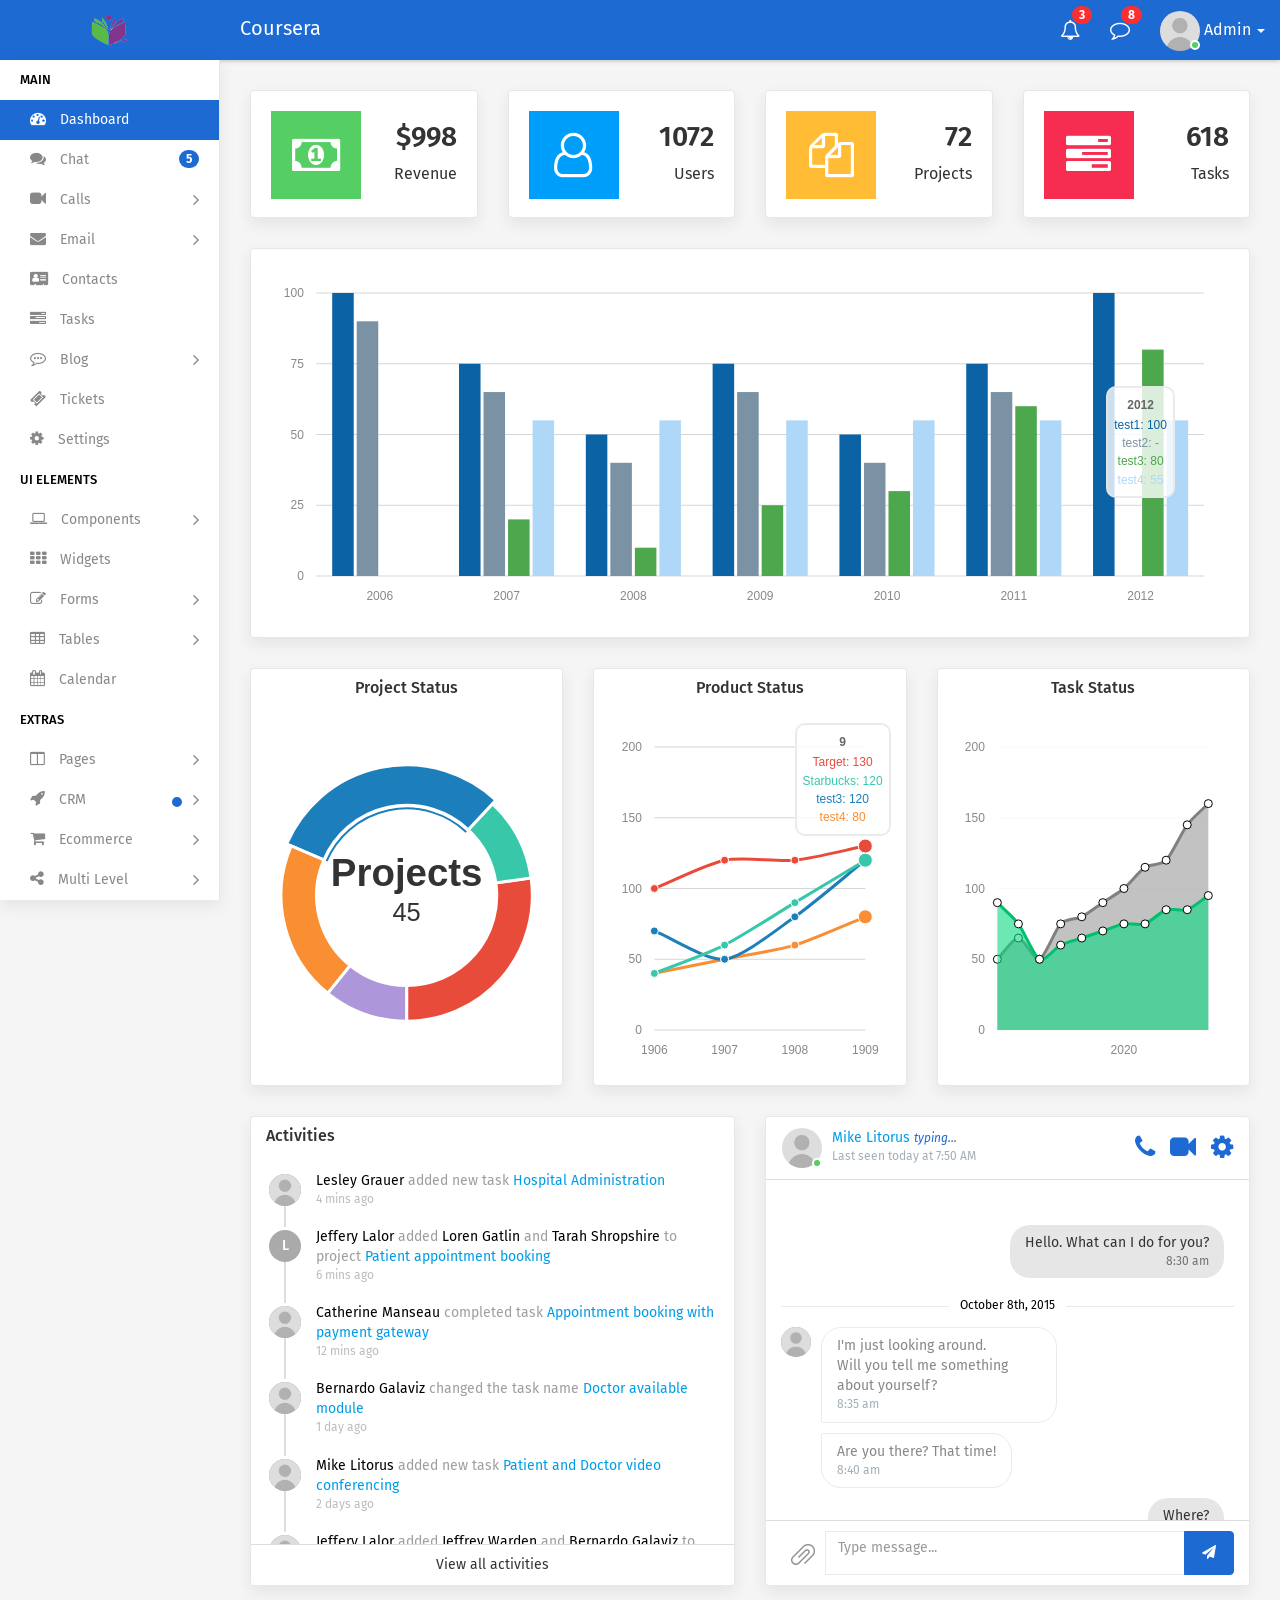
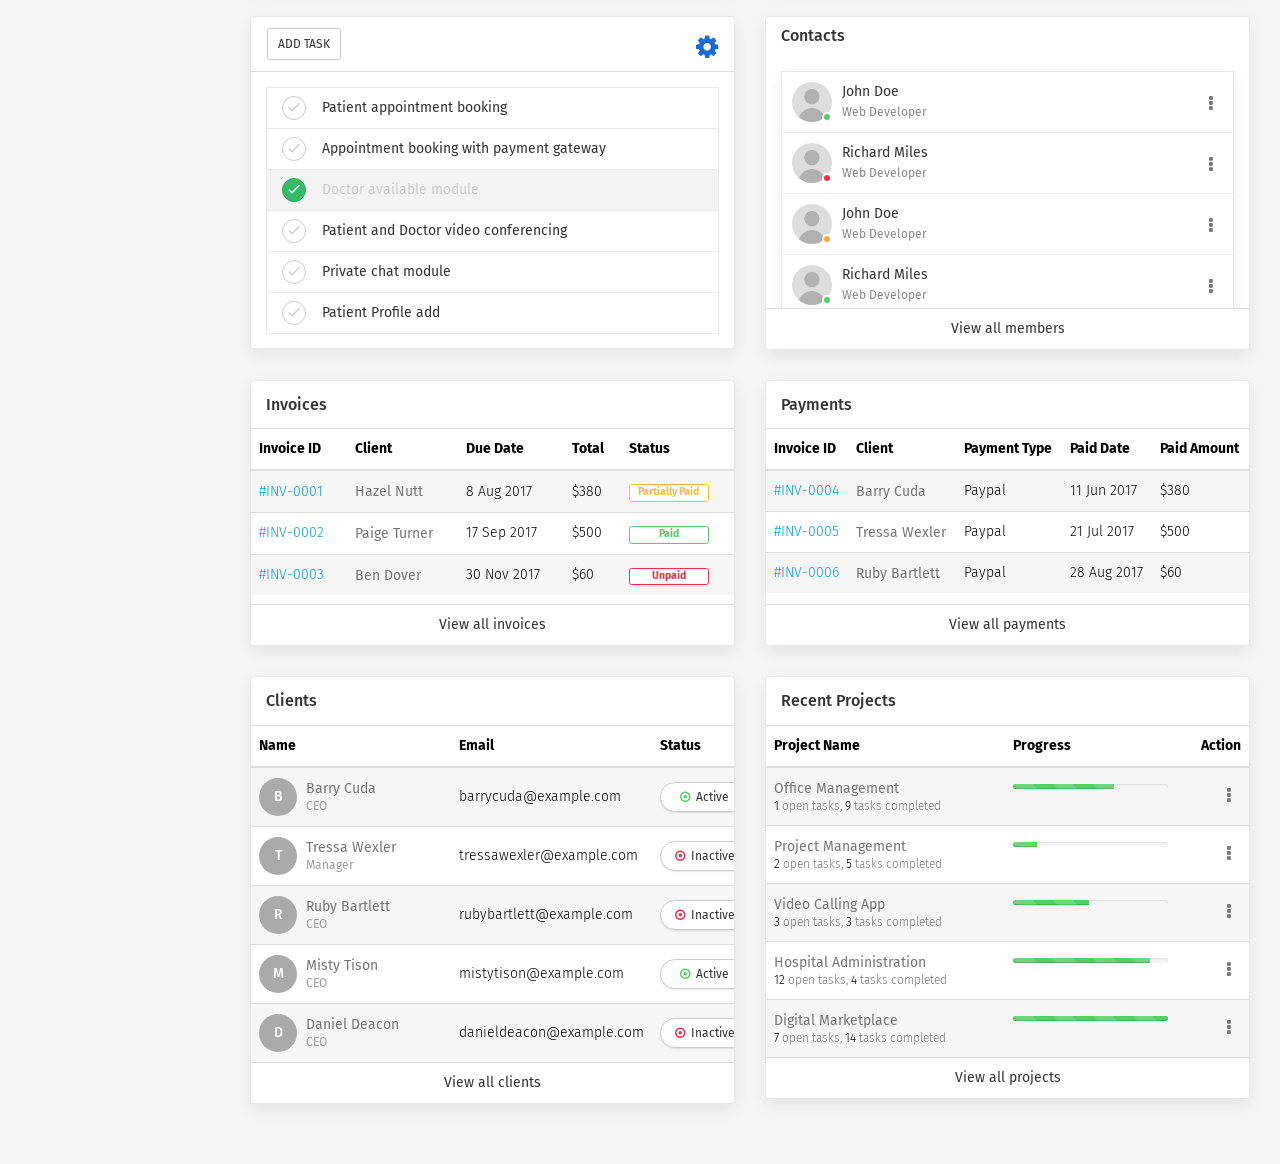
<file: website/index.html>
<!DOCTYPE html>
<html>

<head>
    <meta charset="utf-8">
    <meta name="viewport" content="width=device-width, initial-scale=1.0, user-scalable=0">
    <link rel="shortcut icon" type="image/x-icon" href="assets/img/favicon.png">
    <title>Coursera - Guided Project Template</title>
    <link href="https://fonts.googleapis.com/css?family=Fira+Sans:400,500,600,700" rel="stylesheet">
    <link href="https://fonts.googleapis.com/icon?family=Material+Icons" rel="stylesheet">
    <link rel="stylesheet" type="text/css" href="assets/css/bootstrap.min.css">
    <link rel="stylesheet" type="text/css" href="assets/css/font-awesome.min.css">
    <link rel="stylesheet" type="text/css" href="assets/css/fullcalendar.min.css">
    <link rel="stylesheet" type="text/css" href="assets/css/dataTables.bootstrap.min.css">
    <link rel="stylesheet" type="text/css" href="assets/css/select2.min.css">
    <link rel="stylesheet" type="text/css" href="assets/css/bootstrap-datetimepicker.min.css">
    <link rel="stylesheet" type="text/css" href="assets/plugins/morris/morris.css">
    <link rel="stylesheet" type="text/css" href="assets/css/style.css">
    <!--[if lt IE 9]>
		<script src="assets/js/html5shiv.min.js"></script>
		<script src="assets/js/respond.min.js"></script>
	<![endif]-->
</head>

<body>
    <div class="main-wrapper">
        <div class="header">
            <div class="header-left">
                <a href="index.html" class="logo">
                    <img src="assets/img/logo.png" width="40" height="40" alt="">
                </a>
            </div>
            <div class="page-title-box pull-left">
                <h3>Coursera</h3>
            </div>
            <a id="mobile_btn" class="mobile_btn pull-left" href="#sidebar"><i class="fa fa-bars" aria-hidden="true"></i></a>
            <ul class="nav navbar-nav navbar-right user-menu pull-right">
                <li class="dropdown hidden-xs">
                    <a href="#" class="dropdown-toggle" data-toggle="dropdown"><i class="fa fa-bell-o"></i> <span class="badge bg-primary pull-right">3</span></a>
                    <div class="dropdown-menu notifications">
                        <div class="topnav-dropdown-header">
                            <span>Notifications</span>
                        </div>
                        <div class="drop-scroll">
                            <ul class="media-list">
                                <li class="media notification-message">
                                    <a href="activities.html">
                                        <div class="media-left">
                                            <span class="avatar">
												<img alt="John Doe" src="assets/img/user.jpg" class="img-responsive img-circle">
											</span>
                                        </div>
                                        <div class="media-body">
                                            <p class="noti-details"><span class="noti-title">John Doe</span> added new task <span class="noti-title">Patient appointment booking</span></p>
                                            <p class="noti-time"><span class="notification-time">4 mins ago</span></p>
                                        </div>
                                    </a>
                                </li>
                                <li class="media notification-message">
                                    <a href="activities.html">
                                        <div class="media-left">
                                            <span class="avatar">V</span>
                                        </div>
                                        <div class="media-body">
                                            <p class="noti-details"><span class="noti-title">Tarah Shropshire</span> changed the task name <span class="noti-title">Appointment booking with payment gateway</span></p>
                                            <p class="noti-time"><span class="notification-time">6 mins ago</span></p>
                                        </div>
                                    </a>
                                </li>
                                <li class="media notification-message">
                                    <a href="activities.html">
                                        <div class="media-left">
                                            <span class="avatar">L</span>
                                        </div>
                                        <div class="media-body">
                                            <p class="noti-details"><span class="noti-title">Misty Tison</span> added <span class="noti-title">Domenic Houston</span> and <span class="noti-title">Claire Mapes</span> to project <span class="noti-title">Doctor available module</span></p>
                                            <p class="noti-time"><span class="notification-time">8 mins ago</span></p>
                                        </div>
                                    </a>
                                </li>
                                <li class="media notification-message">
                                    <a href="activities.html">
                                        <div class="media-left">
                                            <span class="avatar">G</span>
                                        </div>
                                        <div class="media-body">
                                            <p class="noti-details"><span class="noti-title">Rolland Webber</span> completed task <span class="noti-title">Patient and Doctor video conferencing</span></p>
                                            <p class="noti-time"><span class="notification-time">12 mins ago</span></p>
                                        </div>
                                    </a>
                                </li>
                                <li class="media notification-message">
                                    <a href="activities.html">
                                        <div class="media-left">
                                            <span class="avatar">V</span>
                                        </div>
                                        <div class="media-body">
                                            <p class="noti-details"><span class="noti-title">Bernardo Galaviz</span> added new task <span class="noti-title">Private chat module</span></p>
                                            <p class="noti-time"><span class="notification-time">2 days ago</span></p>
                                        </div>
                                    </a>
                                </li>
                            </ul>
                        </div>
                        <div class="topnav-dropdown-footer">
                            <a href="activities.html">View all Notifications</a>
                        </div>
                    </div>
                </li>
                <li class="dropdown hidden-xs">
                    <a href="javascript:;" id="open_msg_box" class="hasnotifications"><i class="fa fa-comment-o"></i> <span class="badge bg-primary pull-right">8</span></a>
                </li>
                <li class="dropdown">
                    <a href="profile.html" class="dropdown-toggle user-link" data-toggle="dropdown" title="Admin">
                        <span class="user-img"><img class="img-circle" src="assets/img/user.jpg" width="40" alt="Admin">
							<span class="status online"></span></span>
                        <span>Admin</span>
                        <i class="caret"></i>
                    </a>
                    <ul class="dropdown-menu">
                        <li><a href="profile.html">My Profile</a></li>
                        <li><a href="edit-profile.html">Edit Profile</a></li>
                        <li><a href="settings.html">Settings</a></li>
                        <li><a href="login.html">Logout</a></li>
                    </ul>
                </li>
            </ul>
            <div class="dropdown mobile-user-menu pull-right">
                <a href="#" class="dropdown-toggle" data-toggle="dropdown" aria-expanded="false"><i class="fa fa-ellipsis-v"></i></a>
                <ul class="dropdown-menu pull-right">
                    <li><a href="profile.html">My Profile</a></li>
                    <li><a href="edit-profile.html">Edit Profile</a></li>
                    <li><a href="settings.html">Settings</a></li>
                    <li><a href="login.html">Logout</a></li>
                </ul>
            </div>
        </div>
        <div class="sidebar" id="sidebar">
            <div class="sidebar-inner slimscroll">
                <div id="sidebar-menu" class="sidebar-menu">
                    <ul>
                        <li class="menu-title">Main</li>
                        <li class="active">
                            <a href="index.html"><i class="fa fa-dashboard"></i> Dashboard</a>
                        </li>
                        <li>
                            <a href="chat.html"><i class="fa fa-comments" aria-hidden="true"></i> Chat <span class="badge bg-primary pull-right">5</span></a>
                        </li>
                        <li class="submenu">
                            <a href="#"><i class="fa fa-video-camera camera" aria-hidden="true"></i> <span> Calls</span> <span class="menu-arrow"></span></a>
                            <ul class="list-unstyled" style="display: none;">
                                <li><a href="voice-call.html">Voice Call</a></li>
                                <li><a href="video-call.html">Video Call</a></li>
                                <li><a href="incoming-call.html">Incoming Call</a></li>
                            </ul>
                        </li>
                        <li class="submenu">
                            <a href="#"><i class="fa fa-envelope" aria-hidden="true"></i> <span> Email</span> <span class="menu-arrow"></span></a>
                            <ul class="list-unstyled" style="display: none;">
                                <li><a href="compose.html">Compose Mail</a></li>
                                <li><a href="inbox.html">Inbox</a></li>
                                <li><a href="mail-view.html">Mail View</a></li>
                            </ul>
                        </li>
                        <li>
                            <a href="contacts.html"><i class="fa fa-address-card" aria-hidden="true"></i> Contacts</a>
                        </li>
                        <li>
                            <a href="tasks.html"><i class="fa fa-tasks" aria-hidden="true"></i> Tasks</a>
                        </li>
                        <li class="submenu">
                            <a href="#"><i class="fa fa-commenting-o" aria-hidden="true"></i> <span> Blog</span> <span class="menu-arrow"></span></a>
                            <ul class="list-unstyled" style="display: none;">
                                <li><a href="blog.html">Blog</a></li>
                                <li><a href="blog-details.html">Blog View</a></li>
                                <li><a href="add-blog.html">Add Blog</a></li>
                                <li><a href="edit-blog.html">Edit Blog</a></li>
                            </ul>
                        </li>
                        <li>
                            <a href="tickets.html"><i class="fa fa-ticket" aria-hidden="true"></i> Tickets</a>
                        </li>
                        <li>
                            <a href="settings.html"><i class="fa fa-cog" aria-hidden="true"></i> Settings</a>
                        </li>
                        <li class="menu-title">UI Elements</li>
                        <li class="submenu">
                            <a href="#"><i class="fa fa-laptop" aria-hidden="true"></i> <span> Components</span> <span class="menu-arrow"></span></a>
                            <ul class="list-unstyled" style="display: none;">
                                <li><a href="uikit.html">UI Kit</a></li>
                                <li><a href="typography.html">Typography</a></li>
                                <li><a href="tabs.html">Tabs</a></li>
                            </ul>
                        </li>
                        <li>
                            <a href="widgets.html"><i class="fa fa-th" aria-hidden="true"></i> Widgets</a>
                        </li>
                        <li class="submenu">
                            <a href="#"><i class="fa fa-edit" aria-hidden="true"></i> <span> Forms</span> <span class="menu-arrow"></span></a>
                            <ul class="list-unstyled" style="display: none;">
                                <li><a href="form-basic-inputs.html">Basic Inputs</a></li>
                                <li><a href="form-input-groups.html">Input Groups</a></li>
                                <li><a href="form-horizontal.html">Horizontal Form</a></li>
                                <li><a href="form-vertical.html">Vertical Form</a></li>
                            </ul>
                        </li>
                        <li class="submenu">
                            <a href="#"><i class="fa fa-table" aria-hidden="true"></i> <span> Tables</span> <span class="menu-arrow"></span></a>
                            <ul class="list-unstyled" style="display: none;">
                                <li><a href="tables-basic.html">Basic Tables</a></li>
                                <li><a href="tables-datatables.html">Data Table</a></li>
                            </ul>
                        </li>
                        <li>
                            <a href="calendar.html"><i class="fa fa-calendar" aria-hidden="true"></i> Calendar</a>
                        </li>
                        <li class="menu-title">Extras</li>
                        <li class="submenu">
                            <a href="#"><i class="fa fa-columns" aria-hidden="true"></i> <span>Pages</span> <span class="menu-arrow"></span></a>
                            <ul class="list-unstyled" style="display: none;">
                                <li><a href="login.html"> Login </a></li>
                                <li><a href="register.html"> Register </a></li>
                                <li><a href="forgot-password.html"> Forgot Password </a></li>
                                <li><a href="change-password2.html"> Change Password </a></li>
                                <li><a href="lock-screen.html"> Lock Screen </a></li>
                                <li><a href="profile.html"> Profile </a></li>
                                <li><a href="gallery.html"> Gallery </a></li>
                                <li> <a href="pricing.html">Pricing</a></li>
                                <li><a href="error-404.html">404 Error </a></li>
                                <li><a href="error-500.html">500 Error </a></li>
                                <li><a href="coming-soon.html">Coming Soon </a></li>
                                <li><a href="blank-page.html"> Blank Page </a></li>
                            </ul>
                        </li>
                        <li class="submenu">
                            <a href="javascript:void(0);" class="noti-dot"><i class="fa fa-rocket" aria-hidden="true"></i> <span>CRM </span> <span class="menu-arrow"></span></a>
                            <ul style="display: none;">
                                <li class="submenu">
                                    <a href="#" class="noti-dot"><span> Employees</span> <span class="menu-arrow"></span></a>
                                    <ul class="list-unstyled" style="display: none;">
                                        <li><a href="employees.html">All Employees</a></li>
                                        <li><a href="holidays.html">Holidays</a></li>
                                        <li><a href="leaves.html"><span>Leave Requests</span> <span class="badge bg-primary pull-right">1</span></a></li>
                                        <li><a href="attendance.html">Attendance</a></li>
                                        <li><a href="departments.html">Departments</a></li>
                                        <li><a href="designations.html">Designations</a></li>
                                    </ul>
                                </li>
                                <li>
                                    <a href="clients.html">Clients</a>
                                </li>
                                <li>
                                    <a href="projects.html">Projects</a>
                                </li>
                                <li>
                                    <a href="tasks.html">Tasks</a>
                                </li>
                                <li>
                                    <a href="leads.html">Leads</a>
                                </li>
                                <li class="submenu">
                                    <a href="#"><span> Accounts </span> <span class="menu-arrow"></span></a>
                                    <ul class="list-unstyled" style="display: none;">
                                        <li><a href="estimates.html">Estimates</a></li>
                                        <li><a href="invoices.html">Invoices</a></li>
                                        <li><a href="payments.html">Payments</a></li>
                                        <li><a href="expenses.html">Expenses</a></li>
                                        <li><a href="provident-fund.html">Provident Fund</a></li>
                                        <li><a href="taxes.html">Taxes</a></li>
                                    </ul>
                                </li>
                                <li class="submenu">
                                    <a href="#"><span> Payroll </span> <span class="menu-arrow"></span></a>
                                    <ul class="list-unstyled" style="display: none;">
                                        <li><a href="salary.html"> Employee Salary </a></li>
                                        <li><a href="salary-view.html"> Payslip </a></li>
                                    </ul>
                                </li>
                                <li>
                                    <a href="worksheet.html">Timing Sheet</a>
                                </li>
                                <li>
                                    <a href="assets.html">Assets</a>
                                </li>
                                <li>
                                    <a href="activities.html">Activities</a>
                                </li>
                                <li>
                                    <a href="users.html">Users</a>
                                </li>
                                <li class="submenu">
                                    <a href="#"><span> Reports </span> <span class="menu-arrow"></span></a>
                                    <ul class="list-unstyled" style="display: none;">
                                        <li><a href="expense-reports.html"> Expense Report </a></li>
                                        <li><a href="invoice-reports.html"> Invoice Report </a></li>
                                    </ul>
                                </li>
                            </ul>
                        </li>
                        <li class="submenu">
                            <a href="#"><i class="fa fa-shopping-cart" aria-hidden="true"></i> <span> Ecommerce </span> <span class="menu-arrow"></span></a>
                            <ul class="list-unstyled" style="display: none;">
                                <li><a href="products.html"> Products </a></li>
                                <li><a href="products-list.html"> Products List </a></li>
                                <li><a href="product-details.html"> Product Details </a></li>
                                <li><a href="add-product.html"> Add Product </a></li>
                                <li><a href="edit-product.html"> Edit Product </a></li>
                                <li><a href="orders.html"> Orders </a></li>
                            </ul>
                        </li>
                        <li class="submenu">
                            <a href="javascript:void(0);"><i class="fa fa-share-alt" aria-hidden="true"></i> <span>Multi Level</span> <span class="menu-arrow"></span></a>
                            <ul style="display: none;">
                                <li class="submenu">
                                    <a href="javascript:void(0);"><span>Level 1</span> <span class="menu-arrow"></span></a>
                                    <ul style="display: none;">
                                        <li><a href="javascript:void(0);"><span>Level 2</span></a></li>
                                        <li class="submenu">
                                            <a href="javascript:void(0);"> <span> Level 2</span> <span class="menu-arrow"></span></a>
                                            <ul class="list-unstyled" style="display: none;">
                                                <li><a href="javascript:void(0);">Level 3</a></li>
                                                <li><a href="javascript:void(0);">Level 3</a></li>
                                            </ul>
                                        </li>
                                        <li><a href="javascript:void(0);"><span>Level 2</span></a></li>
                                    </ul>
                                </li>
                                <li>
                                    <a href="javascript:void(0);"><span>Level 1</span></a>
                                </li>
                            </ul>
                        </li>
                    </ul>
                </div>
            </div>
        </div>
        <div class="page-wrapper">
            <div class="content container-fluid">
                <div class="row">
                    <div class="col-md-6 col-sm-6 col-lg-3">
                        <div class="dash-widget dash-widget5">
                            <span class="dash-widget-icon bg-success"><i class="fa fa-money" aria-hidden="true"></i></span>
                            <div class="dash-widget-info">
                                <h3>$998</h3>
                                <span>Revenue</span>
                            </div>
                        </div>
                    </div>
                    <div class="col-md-6 col-sm-6 col-lg-3">
                        <div class="dash-widget dash-widget5">
                            <span class="dash-widget-icon bg-info"><i class="fa fa-user-o" aria-hidden="true"></i></span>
                            <div class="dash-widget-info">
                                <h3>1072</h3>
                                <span>Users</span>
                            </div>
                        </div>
                    </div>
                    <div class="col-md-6 col-sm-6 col-lg-3">
                        <div class="dash-widget dash-widget5">
                            <span class="dash-widget-icon bg-warning"><i class="fa fa-files-o"></i></span>
                            <div class="dash-widget-info">
                                <h3>72</h3>
                                <span>Projects</span>
                            </div>
                        </div>
                    </div>
                    <div class="col-md-6 col-sm-6 col-lg-3">
                        <div class="dash-widget dash-widget5">
                            <span class="dash-widget-icon bg-danger"><i class="fa fa-tasks" aria-hidden="true"></i></span>
                            <div class="dash-widget-info">
                                <h3>618</h3>
                                <span>Tasks</span>
                            </div>
                        </div>
                    </div>
                </div>
                <div class="row">
                    <div class="col-md-12">
                        <div class="card-box">
                            <div id="bar-example"></div>
                        </div>
                    </div>
                </div>
                <div class="row">
                    <div class="col-lg-4 col-md-6 col-xs-12">
                        <div class="panel">
                            <div class="panel-heading text-center">
                                <h3 class="panel-title">Project Status</h3>
                            </div>
                            <div class="panel-body">
                                <div id="donutChart" class="rad-chart"></div>
                            </div>

                        </div>
                    </div>
                    <div class="col-lg-4 col-md-6 col-xs-12">
                        <div class="panel">
                            <div class="panel-heading text-center">
                                <h3 class="panel-title">Product Status</h3>
                            </div>
                            <div class="panel-body">
                                <div id="areaChart" class="rad-chart"></div>
                            </div>
                        </div>
                    </div>
                    <div class="col-lg-4 col-md-12 col-xs-12">
                        <div class="panel">
                            <div class="panel-heading text-center">
                                <h3 class="panel-title">Task Status</h3>
                            </div>
                            <div class="panel-body">
                                <div id="area-chart" class="rad-chart"></div>
                            </div>
                        </div>
                    </div>
                </div>
                <div class="row">
                    <div class="col-sm-6">
                        <div class="panel activity-panel">
                            <div class="panel-heading">
                                <h6 class="panel-title">Activities</h6>
                            </div>
                            <div class="panel-body">
                                <div class="activity-box">
                                    <ul class="activity-list">
                                        <li>
                                            <div class="activity-user">
                                                <a href="profile.html" title="Lesley Grauer" data-toggle="tooltip" class="avatar">
                                                    <img alt="Lesley Grauer" src="assets/img/user.jpg" class="img-responsive img-circle">
                                                </a>
                                            </div>
                                            <div class="activity-content">
                                                <div class="timeline-content">
                                                    <a href="profile.html" class="name">Lesley Grauer</a> added new task <a href="#">Hospital Administration</a>
                                                    <span class="time">4 mins ago</span>
                                                </div>
                                            </div>
                                        </li>
                                        <li>
                                            <div class="activity-user">
                                                <a href="profile.html" class="avatar" title="Jeffery Lalor" data-toggle="tooltip">L</a>
                                            </div>
                                            <div class="activity-content">
                                                <div class="timeline-content">
                                                    <a href="profile.html" class="name">Jeffery Lalor</a> added <a href="profile.html" class="name">Loren Gatlin</a> and <a href="profile.html" class="name">Tarah Shropshire</a> to project <a href="#">Patient appointment booking</a>
                                                    <span class="time">6 mins ago</span>
                                                </div>
                                            </div>
                                        </li>
                                        <li>
                                            <div class="activity-user">
                                                <a href="profile.html" title="Catherine Manseau" data-toggle="tooltip" class="avatar">
                                                    <img alt="Catherine Manseau" src="assets/img/user.jpg" class="img-responsive img-circle">
                                                </a>
                                            </div>
                                            <div class="activity-content">
                                                <div class="timeline-content">
                                                    <a href="profile.html" class="name">Catherine Manseau</a> completed task <a href="#">Appointment booking with payment gateway</a>
                                                    <span class="time">12 mins ago</span>
                                                </div>
                                            </div>
                                        </li>
                                        <li>
                                            <div class="activity-user">
                                                <a href="#" title="Bernardo Galaviz" data-toggle="tooltip" class="avatar">
                                                    <img alt="Bernardo Galaviz" src="assets/img/user.jpg" class="img-responsive img-circle">
                                                </a>
                                            </div>
                                            <div class="activity-content">
                                                <div class="timeline-content">
                                                    <a href="profile.html" class="name">Bernardo Galaviz</a> changed the task name <a href="#">Doctor available module</a>
                                                    <span class="time">1 day ago</span>
                                                </div>
                                            </div>
                                        </li>
                                        <li>
                                            <div class="activity-user">
                                                <a href="profile.html" title="Mike Litorus" data-toggle="tooltip" class="avatar">
                                                    <img alt="Mike Litorus" src="assets/img/user.jpg" class="img-responsive img-circle">
                                                </a>
                                            </div>
                                            <div class="activity-content">
                                                <div class="timeline-content">
                                                    <a href="profile.html" class="name">Mike Litorus</a> added new task <a href="#">Patient and Doctor video conferencing</a>
                                                    <span class="time">2 days ago</span>
                                                </div>
                                            </div>
                                        </li>
                                        <li>
                                            <div class="activity-user">
                                                <a href="profile.html" title="Jeffery Lalor" data-toggle="tooltip" class="avatar">
                                                    <img alt="Jeffery Lalor" src="assets/img/user.jpg" class="img-responsive img-circle">
                                                </a>
                                            </div>
                                            <div class="activity-content">
                                                <div class="timeline-content">
                                                    <a href="profile.html" class="name">Jeffery Lalor</a> added <a href="profile.html" class="name">Jeffrey Warden</a> and <a href="profile.html" class="name">Bernardo Galaviz</a> to the task of <a href="#">Private chat module</a>
                                                    <span class="time">7 days ago</span>
                                                </div>
                                            </div>
                                        </li>
                                    </ul>
                                </div>
                            </div>
                            <div class="panel-footer text-center bg-white">
                                <a href="activities.html" class="text-primary">View all activities</a>
                            </div>
                        </div>
                    </div>
                    <div class="col-sm-6">
                        <div class="panel chat-panel">
                            <div class="panel-heading">
                                <div class="navbar">
                                    <div class="user-details">
                                        <div class="pull-left user-img m-r-10">
                                            <a href="profile.html" title="Mike Litorus"><img src="assets/img/user.jpg" alt="" class="w-40 img-circle"><span class="status online"></span></a>
                                        </div>
                                        <div class="user-info pull-left">
                                            <a href="profile.html" title="Mike Litorus"><span class="font-bold">Mike Litorus</span> <i class="typing-text">Typing...</i></a>
                                            <span class="last-seen">Last seen today at 7:50 AM</span>
                                        </div>
                                    </div>
                                    <ul class="nav navbar-nav pull-right custom-menu">
                                        <li>
                                            <a href="voice-call.html"><i class="fa fa-phone" aria-hidden="true"></i></a>
                                        </li>
                                        <li>
                                            <a href="video-call.html"><i class="fa fa-video-camera" aria-hidden="true"></i></a>
                                        </li>
                                        <li class="dropdown">
                                            <a href="" class="dropdown-toggle" data-toggle="dropdown" aria-expanded="false"><i class="fa fa-cog"></i></a>
                                            <ul class="dropdown-menu">
                                                <li><a href="javascript:void(0)">Delete Conversations</a></li>
                                                <li><a href="javascript:void(0)">Settings</a></li>
                                            </ul>
                                        </li>
                                    </ul>
                                </div>
                            </div>
                            <div class="panel-body">
                                <div class="chats">
                                    <div class="chat chat-right">
                                        <div class="chat-body">
                                            <div class="chat-bubble">
                                                <div class="chat-content">
                                                    <p>Hello. What can I do for you?</p>
                                                    <span class="chat-time">8:30 am</span>
                                                </div>
                                            </div>
                                        </div>
                                    </div>
                                    <div class="chat-line">
                                        <span class="chat-date">October 8th, 2015</span>
                                    </div>
                                    <div class="chat chat-left">
                                        <div class="chat-avatar">
                                            <a href="profile.html" class="avatar">
                                                <img alt="John Doe" src="assets/img/user.jpg" class="img-responsive img-circle">
                                            </a>
                                        </div>
                                        <div class="chat-body">
                                            <div class="chat-bubble">
                                                <div class="chat-content">
                                                    <p>I'm just looking around.</p>
                                                    <p>Will you tell me something about yourself? </p>
                                                    <span class="chat-time">8:35 am</span>
                                                </div>
                                            </div>
                                            <div class="chat-bubble">
                                                <div class="chat-content">
                                                    <p>Are you there? That time!</p>
                                                    <span class="chat-time">8:40 am</span>
                                                </div>
                                            </div>
                                        </div>
                                    </div>
                                    <div class="chat chat-right">
                                        <div class="chat-body">
                                            <div class="chat-bubble">
                                                <div class="chat-content">
                                                    <p>Where?</p>
                                                    <span class="chat-time">8:35 am</span>
                                                </div>
                                            </div>
                                            <div class="chat-bubble">
                                                <div class="chat-content">
                                                    <p>OK, my name is Limingqiang. I like singing, playing basketballand so on.</p>
                                                    <span class="chat-time">8:42 am</span>
                                                </div>
                                            </div>
                                        </div>
                                    </div>
                                    <div class="chat chat-right">
                                        <div class="chat-body">
                                            <div class="chat-bubble">
                                                <div class="chat-content">
                                                    <p>OK!</p>
                                                    <span class="chat-time">9:00 am</span>
                                                </div>
                                            </div>
                                        </div>
                                    </div>
                                    <div class="chat chat-left">
                                        <div class="chat-avatar">
                                            <a href="profile.html" class="avatar">
                                                <img alt="John Doe" src="assets/img/user.jpg" class="img-responsive img-circle">
                                            </a>
                                        </div>
                                        <div class="chat-body">
                                            <div class="chat-bubble">
                                                <div class="chat-content">
                                                    <p>Uploaded 3 files</p>
                                                    <ul class="attach-list">
                                                        <li><i class="fa fa-file"></i> <a href="#">example.avi</a></li>
                                                        <li><i class="fa fa-file"></i> <a href="#">activity.psd</a></li>
                                                        <li><i class="fa fa-file"></i> <a href="#">example.psd</a></li>
                                                    </ul>
                                                </div>
                                            </div>
                                            <div class="chat-bubble">
                                                <div class="chat-content">
                                                    <p>Consectetuorem ipsum dolor sit?</p>
                                                    <span class="chat-time">8:50 am</span>
                                                </div>
                                            </div>
                                            <div class="chat-bubble">
                                                <div class="chat-content">
                                                    <p>OK?</p>
                                                    <span class="chat-time">8:55 am</span>
                                                </div>
                                            </div>
                                        </div>
                                    </div>
                                    <div class="chat chat-left">
                                        <div class="chat-avatar">
                                            <a href="profile.html" class="avatar">
                                                <img alt="John Doe" src="assets/img/user.jpg" class="img-responsive img-circle">
                                            </a>
                                        </div>
                                        <div class="chat-body">
                                            <div class="chat-bubble">
                                                <div class="chat-content">
                                                    <ul class="attach-list">
                                                        <li class="pdf-file"><i class="fa fa-file-pdf-o"></i> <a href="#">Document_2016.pdf</a></li>
                                                    </ul>
                                                    <span class="chat-time">9:00 am</span>
                                                </div>
                                            </div>
                                        </div>
                                    </div>
                                    <div class="chat chat-right">
                                        <div class="chat-body">
                                            <div class="chat-bubble">
                                                <div class="chat-content">
                                                    <ul class="attach-list">
                                                        <li class="pdf-file"><i class="fa fa-file-pdf-o"></i> <a href="#">Document_2016.pdf</a></li>
                                                    </ul>
                                                    <span class="chat-time">9:00 am</span>
                                                </div>
                                            </div>
                                        </div>
                                    </div>
                                    <div class="chat chat-left">
                                        <div class="chat-avatar">
                                            <a href="profile.html" class="avatar">
                                                <img alt="John Doe" src="assets/img/user.jpg" class="img-responsive img-circle">
                                            </a>
                                        </div>
                                        <div class="chat-body">
                                            <div class="chat-bubble">
                                                <div class="chat-content">
                                                    <p>Typing ...</p>
                                                </div>
                                            </div>
                                        </div>
                                    </div>
                                </div>
                            </div>
                            <div class="panel-footer">
                                <div class="message-bar">
                                    <div class="message-inner">
                                        <a class="link attach-icon" href="#" data-toggle="modal" data-target="#drag_files"><img src="assets/img/attachment.png" alt=""></a>
                                        <div class="message-area">
                                            <div class="input-group">
                                                <textarea class="form-control" placeholder="Type message..."></textarea>
                                                <span class="input-group-btn">
													<button class="btn btn-primary" type="button"><i class="fa fa-send"></i></button>
												</span>
                                            </div>
                                        </div>
                                    </div>
                                </div>
                            </div>
                        </div>
                    </div>
                </div>
                <div class="row">
                    <div class="col-sm-6">
                        <div class="panel task-panel">
                            <div class="panel-heading">
                                <div class="navbar">
                                    <div class="pull-left">
                                        <div class="add-task-btn-wrapper">
                                            <span class="add-task-btn btn btn-default btn-xs">
													Add Task
												</span>
                                        </div>
                                    </div>
                                    <ul class="nav navbar-nav pull-right custom-menu">
                                        <li class="dropdown">
                                            <a href="" class="dropdown-toggle" data-toggle="dropdown" aria-expanded="false"><i class="fa fa-cog"></i></a>
                                            <ul class="dropdown-menu">
                                                <li><a href="javascript:void(0)">Pending Tasks</a></li>
                                                <li><a href="javascript:void(0)">Completed Tasks</a></li>
                                                <li><a href="javascript:void(0)">All Tasks</a></li>
                                            </ul>
                                        </li>
                                    </ul>
                                </div>
                            </div>
                            <div class="panel-body">
                                <div class="task-wrapper">
                                    <div class="task-list-container">
                                        <div class="task-list-body">
                                            <ul id="task-list">
                                                <li class="task">
                                                    <div class="task-container">
                                                        <span class="task-action-btn task-check">
																<span class="action-circle large complete-btn" title="Mark Complete">
																	<i class="material-icons">check</i>
																</span>
                                                        </span>
                                                        <span class="task-label" contenteditable="true">Patient appointment booking</span>
                                                        <span class="task-action-btn task-btn-right">
																<span class="action-circle large" title="Assign">
																	<i class="material-icons">person_add</i>
																</span>
                                                        <span class="action-circle large delete-btn" title="Delete Task">
																	<i class="material-icons">delete</i>
																</span>
                                                        </span>
                                                    </div>
                                                </li>
                                                <li class="task">
                                                    <div class="task-container">
                                                        <span class="task-action-btn task-check">
																<span class="action-circle large complete-btn" title="Mark Complete">
																	<i class="material-icons">check</i>
																</span>
                                                        </span>
                                                        <span class="task-label" contenteditable="true">Appointment booking with payment gateway</span>
                                                        <span class="task-action-btn task-btn-right">
																<span class="action-circle large" title="Assign">
																	<i class="material-icons">person_add</i>
																</span>
                                                        <span class="action-circle large delete-btn" title="Delete Task">
																	<i class="material-icons">delete</i>
																</span>
                                                        </span>
                                                    </div>
                                                </li>
                                                <li class="completed task">
                                                    <div class="task-container">
                                                        <span class="task-action-btn task-check">
																<span class="action-circle large complete-btn" title="Mark Complete">
																	<i class="material-icons">check</i>
																</span>
                                                        </span>
                                                        <span class="task-label">Doctor available module</span>
                                                        <span class="task-action-btn task-btn-right">
																<span class="action-circle large" title="Assign">
																	<i class="material-icons">person_add</i>
																</span>
                                                        <span class="action-circle large delete-btn" title="Delete Task">
																	<i class="material-icons">delete</i>
																</span>
                                                        </span>
                                                    </div>
                                                </li>
                                                <li class="task">
                                                    <div class="task-container">
                                                        <span class="task-action-btn task-check">
																<span class="action-circle large complete-btn" title="Mark Complete">
																	<i class="material-icons">check</i>
																</span>
                                                        </span>
                                                        <span class="task-label" contenteditable="true">Patient and Doctor video conferencing</span>
                                                        <span class="task-action-btn task-btn-right">
																<span class="action-circle large" title="Assign">
																	<i class="material-icons">person_add</i>
																</span>
                                                        <span class="action-circle large delete-btn" title="Delete Task">
																	<i class="material-icons">delete</i>
																</span>
                                                        </span>
                                                    </div>
                                                </li>
                                                <li class="task">
                                                    <div class="task-container">
                                                        <span class="task-action-btn task-check">
																<span class="action-circle large complete-btn" title="Mark Complete">
																	<i class="material-icons">check</i>
																</span>
                                                        </span>
                                                        <span class="task-label" contenteditable="true">Private chat module</span>
                                                        <span class="task-action-btn task-btn-right">
																<span class="action-circle large" title="Assign">
																	<i class="material-icons">person_add</i>
																</span>
                                                        <span class="action-circle large delete-btn" title="Delete Task">
																	<i class="material-icons">delete</i>
																</span>
                                                        </span>
                                                    </div>
                                                </li>
                                                <li class="task">
                                                    <div class="task-container">
                                                        <span class="task-action-btn task-check">
																<span class="action-circle large complete-btn" title="Mark Complete">
																	<i class="material-icons">check</i>
																</span>
                                                        </span>
                                                        <span class="task-label" contenteditable="true">Patient Profile add</span>
                                                        <span class="task-action-btn task-btn-right">
																<span class="action-circle large" title="Assign">
																	<i class="material-icons">person_add</i>
																</span>
                                                        <span class="action-circle large delete-btn" title="Delete Task">
																	<i class="material-icons">delete</i>
																</span>
                                                        </span>
                                                    </div>
                                                </li>
                                            </ul>
                                        </div>
                                        <div class="task-list-footer">
                                            <div class="new-task-wrapper">
                                                <textarea id="new-task" placeholder="Enter new task here. . ."></textarea>
                                                <span class="error-message hidden">You need to enter a task first</span>
                                                <span class="add-new-task-btn btn" id="add-task">Add Task</span>
                                                <span class="cancel-btn btn" id="close-task-panel">Close</span>
                                            </div>
                                        </div>
                                    </div>
                                </div>
                            </div>
                        </div>
                    </div>
                    <div class="col-sm-6">
                        <div class="panel member-panel">
                            <div class="panel-heading">
                                <h3 class="panel-title">Contacts</h3>
                            </div>
                            <div class="panel-body">
                                <ul class="contact-list">
                                    <li>
                                        <div class="contact-cont">
                                            <div class="pull-left user-img m-r-10">
                                                <a href="profile.html" title="John Doe"><img src="assets/img/user.jpg" alt="" class="w-40 img-circle"><span class="status online"></span></a>
                                            </div>
                                            <div class="contact-info">
                                                <span class="contact-name text-ellipsis">John Doe</span>
                                                <span class="contact-date">Web Developer</span>
                                            </div>
                                            <ul class="contact-action">
                                                <li class="dropdown">
                                                    <a href="" class="dropdown-toggle action-icon" data-toggle="dropdown" aria-expanded="false"><i class="fa fa-ellipsis-v"></i></a>
                                                    <ul class="dropdown-menu">
                                                        <li><a href="javascript:void(0)">Edit</a></li>
                                                        <li><a href="javascript:void(0)">Delete</a></li>
                                                    </ul>
                                                </li>
                                            </ul>
                                        </div>
                                    </li>
                                    <li>
                                        <div class="contact-cont">
                                            <div class="pull-left user-img m-r-10">
                                                <a href="profile.html" title="Richard Miles"><img src="assets/img/user.jpg" alt="" class="w-40 img-circle"><span class="status offline"></span></a>
                                            </div>
                                            <div class="contact-info">
                                                <span class="contact-name text-ellipsis">Richard Miles</span>
                                                <span class="contact-date">Web Developer</span>
                                            </div>
                                            <ul class="contact-action">
                                                <li class="dropdown">
                                                    <a href="" class="dropdown-toggle action-icon" data-toggle="dropdown" aria-expanded="false"><i class="fa fa-ellipsis-v"></i></a>
                                                    <ul class="dropdown-menu">
                                                        <li><a href="javascript:void(0)">Edit</a></li>
                                                        <li><a href="javascript:void(0)">Delete</a></li>
                                                    </ul>
                                                </li>
                                            </ul>
                                        </div>
                                    </li>
                                    <li>
                                        <div class="contact-cont">
                                            <div class="pull-left user-img m-r-10">
                                                <a href="profile.html" title="John Doe"><img src="assets/img/user.jpg" alt="" class="w-40 img-circle"><span class="status away"></span></a>
                                            </div>
                                            <div class="contact-info">
                                                <span class="contact-name text-ellipsis">John Doe</span>
                                                <span class="contact-date">Web Developer</span>
                                            </div>
                                            <ul class="contact-action">
                                                <li class="dropdown">
                                                    <a href="" class="dropdown-toggle action-icon" data-toggle="dropdown" aria-expanded="false"><i class="fa fa-ellipsis-v"></i></a>
                                                    <ul class="dropdown-menu">
                                                        <li><a href="javascript:void(0)">Edit</a></li>
                                                        <li><a href="javascript:void(0)">Delete</a></li>
                                                    </ul>
                                                </li>
                                            </ul>
                                        </div>
                                    </li>
                                    <li>
                                        <div class="contact-cont">
                                            <div class="pull-left user-img m-r-10">
                                                <a href="profile.html" title="Richard Miles"><img src="assets/img/user.jpg" alt="" class="w-40 img-circle"><span class="status online"></span></a>
                                            </div>
                                            <div class="contact-info">
                                                <span class="contact-name text-ellipsis">Richard Miles</span>
                                                <span class="contact-date">Web Developer</span>
                                            </div>
                                            <ul class="contact-action">
                                                <li class="dropdown">
                                                    <a href="" class="dropdown-toggle action-icon" data-toggle="dropdown" aria-expanded="false"><i class="fa fa-ellipsis-v"></i></a>
                                                    <ul class="dropdown-menu">
                                                        <li><a href="javascript:void(0)">Edit</a></li>
                                                        <li><a href="javascript:void(0)">Delete</a></li>
                                                    </ul>
                                                </li>
                                            </ul>
                                        </div>
                                    </li>
                                    <li>
                                        <div class="contact-cont">
                                            <div class="pull-left user-img m-r-10">
                                                <a href="profile.html" title="John Doe"><img src="assets/img/user.jpg" alt="" class="w-40 img-circle"><span class="status offline"></span></a>
                                            </div>
                                            <div class="contact-info">
                                                <span class="contact-name text-ellipsis">John Doe</span>
                                                <span class="contact-date">Web Developer</span>
                                            </div>
                                            <ul class="contact-action">
                                                <li class="dropdown">
                                                    <a href="" class="dropdown-toggle action-icon" data-toggle="dropdown" aria-expanded="false"><i class="fa fa-ellipsis-v"></i></a>
                                                    <ul class="dropdown-menu">
                                                        <li><a href="javascript:void(0)">Edit</a></li>
                                                        <li><a href="javascript:void(0)">Delete</a></li>
                                                    </ul>
                                                </li>
                                            </ul>
                                        </div>
                                    </li>
                                    <li>
                                        <div class="contact-cont">
                                            <div class="pull-left user-img m-r-10">
                                                <a href="profile.html" title="Richard Miles"><img src="assets/img/user.jpg" alt="" class="w-40 img-circle"><span class="status away"></span></a>
                                            </div>
                                            <div class="contact-info">
                                                <span class="contact-name text-ellipsis">Richard Miles</span>
                                                <span class="contact-date">Web Developer</span>
                                            </div>
                                            <ul class="contact-action">
                                                <li class="dropdown">
                                                    <a href="" class="dropdown-toggle action-icon" data-toggle="dropdown" aria-expanded="false"><i class="fa fa-ellipsis-v"></i></a>
                                                    <ul class="dropdown-menu">
                                                        <li><a href="javascript:void(0)">Edit</a></li>
                                                        <li><a href="javascript:void(0)">Delete</a></li>
                                                    </ul>
                                                </li>
                                            </ul>
                                        </div>
                                    </li>
                                </ul>
                            </div>
                            <div class="panel-footer text-center bg-white">
                                <a href="users.html" class="text-primary">View all members</a>
                            </div>
                        </div>
                    </div>
                </div>
                <div class="row">
                    <div class="col-sm-6">
                        <div class="panel panel-table panel-table-top">
                            <div class="panel-heading">
                                <h3 class="panel-title">Invoices</h3>
                            </div>
                            <div class="panel-body">
                                <div class="table-responsive">
                                    <table class="table table-striped custom-table m-b-0">
                                        <thead>
                                            <tr>
                                                <th>Invoice ID</th>
                                                <th>Client</th>
                                                <th>Due Date</th>
                                                <th>Total</th>
                                                <th>Status</th>
                                            </tr>
                                        </thead>
                                        <tbody>
                                            <tr>
                                                <td><a href="invoice-view.html">#INV-0001</a></td>
                                                <td>
                                                    <h2><a href="#">Hazel Nutt</a></h2>
                                                </td>
                                                <td>8 Aug 2017</td>
                                                <td>$380</td>
                                                <td>
                                                    <span class="label label-warning-border">Partially Paid</span>
                                                </td>
                                            </tr>
                                            <tr>
                                                <td><a href="invoice-view.html">#INV-0002</a></td>
                                                <td>
                                                    <h2><a href="#">Paige Turner</a></h2>
                                                </td>
                                                <td>17 Sep 2017</td>
                                                <td>$500</td>
                                                <td>
                                                    <span class="label label-success-border">Paid</span>
                                                </td>
                                            </tr>
                                            <tr>
                                                <td><a href="invoice-view.html">#INV-0003</a></td>
                                                <td>
                                                    <h2><a href="#">Ben Dover</a></h2>
                                                </td>
                                                <td>30 Nov 2017</td>
                                                <td>$60</td>
                                                <td>
                                                    <span class="label label-danger-border">Unpaid</span>
                                                </td>
                                            </tr>
                                        </tbody>
                                    </table>
                                </div>
                            </div>
                            <div class="panel-footer">
                                <a href="invoices.html" class="text-primary">View all invoices</a>
                            </div>
                        </div>
                    </div>
                    <div class="col-sm-6">
                        <div class="panel panel-table panel-table-top">
                            <div class="panel-heading">
                                <h3 class="panel-title">Payments</h3>
                            </div>
                            <div class="panel-body">
                                <div class="table-responsive">
                                    <table class="table table-striped custom-table m-b-0">
                                        <thead>
                                            <tr>
                                                <th>Invoice ID</th>
                                                <th>Client</th>
                                                <th>Payment Type</th>
                                                <th>Paid Date</th>
                                                <th>Paid Amount</th>
                                            </tr>
                                        </thead>
                                        <tbody>
                                            <tr>
                                                <td><a href="invoice-view.html">#INV-0004</a></td>
                                                <td>
                                                    <h2><a href="#">Barry Cuda</a></h2>
                                                </td>
                                                <td>Paypal</td>
                                                <td>11 Jun 2017</td>
                                                <td>$380</td>
                                            </tr>
                                            <tr>
                                                <td><a href="invoice-view.html">#INV-0005</a></td>
                                                <td>
                                                    <h2><a href="#">Tressa Wexler</a></h2>
                                                </td>
                                                <td>Paypal</td>
                                                <td>21 Jul 2017</td>
                                                <td>$500</td>
                                            </tr>
                                            <tr>
                                                <td><a href="invoice-view.html">#INV-0006</a></td>
                                                <td>
                                                    <h2><a href="#">Ruby Bartlett</a></h2>
                                                </td>
                                                <td>Paypal</td>
                                                <td>28 Aug 2017</td>
                                                <td>$60</td>
                                            </tr>
                                        </tbody>
                                    </table>
                                </div>
                            </div>
                            <div class="panel-footer">
                                <a href="payments.html" class="text-primary">View all payments</a>
                            </div>
                        </div>
                    </div>
                </div>
                <div class="row">
                    <div class="col-sm-6">
                        <div class="panel panel-table">
                            <div class="panel-heading">
                                <h3 class="panel-title">Clients</h3>
                            </div>
                            <div class="panel-body">
                                <div class="table-responsive">
                                    <table class="table table-striped custom-table m-b-0">
                                        <thead>
                                            <tr>
                                                <th style="min-width:200px;">Name</th>
                                                <th>Email</th>
                                                <th>Status</th>
                                                <th class="text-right">Action</th>
                                            </tr>
                                        </thead>
                                        <tbody>
                                            <tr>
                                                <td style="min-width:200px;">
                                                    <a href="#" class="avatar">B</a>
                                                    <h2><a href="client-profile.html">Barry Cuda <span>CEO</span></a></h2>
                                                </td>
                                                <td>barrycuda@example.com</td>
                                                <td>
                                                    <div class="dropdown action-label">
                                                        <a class="btn btn-white btn-sm rounded dropdown-toggle" href="#" data-toggle="dropdown" aria-expanded="false"><i class="fa fa-dot-circle-o text-success"></i> Active <i class="caret"></i>
															</a>
                                                        <ul class="dropdown-menu pull-right">
                                                            <li><a href="#"><i class="fa fa-dot-circle-o text-success"></i> Active</a></li>
                                                            <li><a href="#"><i class="fa fa-dot-circle-o text-danger"></i> Inactive</a></li>
                                                        </ul>
                                                    </div>
                                                </td>
                                                <td class="text-right">
                                                    <div class="dropdown">
                                                        <a href="#" class="action-icon dropdown-toggle" data-toggle="dropdown" aria-expanded="false"><i class="fa fa-ellipsis-v"></i></a>
                                                        <ul class="dropdown-menu pull-right">
                                                            <li><a href="#" title="Edit"><i class="fa fa-pencil m-r-5"></i> Edit</a></li>
                                                            <li><a href="#" title="Delete"><i class="fa fa-trash-o m-r-5"></i> Delete</a></li>
                                                        </ul>
                                                    </div>
                                                </td>
                                            </tr>
                                            <tr>
                                                <td>
                                                    <a class="avatar">T</a>
                                                    <h2><a href="client-profile.html">Tressa Wexler <span>Manager</span></a></h2>
                                                </td>
                                                <td>tressawexler@example.com</td>
                                                <td>
                                                    <div class="dropdown action-label">
                                                        <a class="btn btn-white btn-sm rounded dropdown-toggle" href="#" data-toggle="dropdown" aria-expanded="false"><i class="fa fa-dot-circle-o text-danger"></i> Inactive <i class="caret"></i>
															</a>
                                                        <ul class="dropdown-menu pull-right">
                                                            <li><a href="#"><i class="fa fa-dot-circle-o text-success"></i> Active</a></li>
                                                            <li><a href="#"><i class="fa fa-dot-circle-o text-danger"></i> Inactive</a></li>
                                                        </ul>
                                                    </div>
                                                </td>
                                                <td class="text-right">
                                                    <div class="dropdown">
                                                        <a href="#" class="action-icon dropdown-toggle" data-toggle="dropdown" aria-expanded="false"><i class="fa fa-ellipsis-v"></i></a>
                                                        <ul class="dropdown-menu pull-right">
                                                            <li><a href="#" title="Edit"><i class="fa fa-pencil m-r-5"></i> Edit</a></li>
                                                            <li><a href="#" title="Delete"><i class="fa fa-trash-o m-r-5"></i> Delete</a></li>
                                                        </ul>
                                                    </div>
                                                </td>
                                            </tr>
                                            <tr>
                                                <td>
                                                    <a href="client-profile.html" class="avatar">R</a>
                                                    <h2><a href="client-profile.html">Ruby Bartlett <span>CEO</span></a></h2>
                                                </td>
                                                <td>rubybartlett@example.com</td>
                                                <td>
                                                    <div class="dropdown action-label">
                                                        <a class="btn btn-white btn-sm rounded dropdown-toggle" href="#" data-toggle="dropdown" aria-expanded="false"><i class="fa fa-dot-circle-o text-danger"></i> Inactive <i class="caret"></i>
															</a>
                                                        <ul class="dropdown-menu pull-right">
                                                            <li><a href="#"><i class="fa fa-dot-circle-o text-success"></i> Active</a></li>
                                                            <li><a href="#"><i class="fa fa-dot-circle-o text-danger"></i> Inactive</a></li>
                                                        </ul>
                                                    </div>
                                                </td>
                                                <td class="text-right">
                                                    <div class="dropdown">
                                                        <a href="#" class="action-icon dropdown-toggle" data-toggle="dropdown" aria-expanded="false"><i class="fa fa-ellipsis-v"></i></a>
                                                        <ul class="dropdown-menu pull-right">
                                                            <li><a href="#" title="Edit"><i class="fa fa-pencil m-r-5"></i> Edit</a></li>
                                                            <li><a href="#" title="Delete"><i class="fa fa-trash-o m-r-5"></i> Delete</a></li>
                                                        </ul>
                                                    </div>
                                                </td>
                                            </tr>
                                            <tr>
                                                <td>
                                                    <a href="client-profile.html" class="avatar">M</a>
                                                    <h2><a href="client-profile.html"> Misty Tison <span>CEO</span></a></h2>
                                                </td>
                                                <td>mistytison@example.com</td>
                                                <td>
                                                    <div class="dropdown action-label">
                                                        <a class="btn btn-white btn-sm rounded dropdown-toggle" href="#" data-toggle="dropdown" aria-expanded="false"><i class="fa fa-dot-circle-o text-success"></i> Active <i class="caret"></i>
															</a>
                                                        <ul class="dropdown-menu pull-right">
                                                            <li><a href="#"><i class="fa fa-dot-circle-o text-success"></i> Active</a></li>
                                                            <li><a href="#"><i class="fa fa-dot-circle-o text-danger"></i> Inactive</a></li>
                                                        </ul>
                                                    </div>
                                                </td>
                                                <td class="text-right">
                                                    <div class="dropdown">
                                                        <a href="#" class="action-icon dropdown-toggle" data-toggle="dropdown" aria-expanded="false"><i class="fa fa-ellipsis-v"></i></a>
                                                        <ul class="dropdown-menu pull-right">
                                                            <li><a href="#" title="Edit"><i class="fa fa-pencil m-r-5"></i> Edit</a></li>
                                                            <li><a href="#" title="Delete"><i class="fa fa-trash-o m-r-5"></i> Delete</a></li>
                                                        </ul>
                                                    </div>
                                                </td>
                                            </tr>
                                            <tr>
                                                <td>
                                                    <a href="client-profile.html" class="avatar">D</a>
                                                    <h2><a href="client-profile.html"> Daniel Deacon <span>CEO</span></a></h2>
                                                </td>
                                                <td>danieldeacon@example.com</td>
                                                <td>
                                                    <div class="dropdown action-label">
                                                        <a class="btn btn-white btn-sm rounded dropdown-toggle" href="#" data-toggle="dropdown" aria-expanded="false"><i class="fa fa-dot-circle-o text-danger"></i> Inactive <i class="caret"></i>
															</a>
                                                        <ul class="dropdown-menu pull-right">
                                                            <li><a href="#"><i class="fa fa-dot-circle-o text-success"></i> Active</a></li>
                                                            <li><a href="#"><i class="fa fa-dot-circle-o text-danger"></i> Inactive</a></li>
                                                        </ul>
                                                    </div>
                                                </td>
                                                <td class="text-right">
                                                    <div class="dropdown">
                                                        <a href="#" class="action-icon dropdown-toggle" data-toggle="dropdown" aria-expanded="false"><i class="fa fa-ellipsis-v"></i></a>
                                                        <ul class="dropdown-menu pull-right">
                                                            <li><a href="#" title="Edit"><i class="fa fa-pencil m-r-5"></i> Edit</a></li>
                                                            <li><a href="#" title="Delete"><i class="fa fa-trash-o m-r-5"></i> Delete</a></li>
                                                        </ul>
                                                    </div>
                                                </td>
                                            </tr>
                                        </tbody>
                                    </table>
                                </div>
                            </div>
                            <div class="panel-footer">
                                <a href="clients.html" class="text-primary">View all clients</a>
                            </div>
                        </div>
                    </div>
                    <div class="col-sm-6">
                        <div class="panel panel-table">
                            <div class="panel-heading">
                                <h3 class="panel-title">Recent Projects</h3>
                            </div>
                            <div class="panel-body">
                                <div class="table-responsive">
                                    <table class="table table-striped custom-table m-b-0">
                                        <thead>
                                            <tr>
                                                <th class="col-md-3">Project Name </th>
                                                <th class="col-md-3">Progress</th>
                                                <th class="text-right col-md-1">Action</th>
                                            </tr>
                                        </thead>
                                        <tbody>
                                            <tr>
                                                <td>
                                                    <h2><a href="project-view.html">Office Management</a></h2>
                                                    <small class="block text-ellipsis">
															<span class="text-xs">1</span> <span class="text-muted">open tasks, </span>
															<span class="text-xs">9</span> <span class="text-muted">tasks completed</span>
														</small>
                                                </td>
                                                <td>
                                                    <div class="progress progress-xs progress-striped">
                                                        <div class="progress-bar bg-success" role="progressbar" data-toggle="tooltip" title="65%" style="width: 65%"></div>
                                                    </div>
                                                </td>
                                                <td class="text-right">
                                                    <div class="dropdown">
                                                        <a href="#" class="action-icon dropdown-toggle" data-toggle="dropdown" aria-expanded="false"><i class="fa fa-ellipsis-v"></i></a>
                                                        <ul class="dropdown-menu pull-right">
                                                            <li><a href="#" title="Edit"><i class="fa fa-pencil m-r-5"></i> Edit</a></li>
                                                            <li><a href="#" title="Delete"><i class="fa fa-trash-o m-r-5"></i> Delete</a></li>
                                                        </ul>
                                                    </div>
                                                </td>
                                            </tr>
                                            <tr>
                                                <td>
                                                    <h2><a href="project-view.html">Project Management</a></h2>
                                                    <small class="block text-ellipsis">
															<span class="text-xs">2</span> <span class="text-muted">open tasks, </span>
															<span class="text-xs">5</span> <span class="text-muted">tasks completed</span>
														</small>
                                                </td>
                                                <td>
                                                    <div class="progress progress-xs progress-striped">
                                                        <div class="progress-bar bg-success" role="progressbar" data-toggle="tooltip" title="15%" style="width: 15%"></div>
                                                    </div>
                                                </td>
                                                <td class="text-right">
                                                    <div class="dropdown">
                                                        <a href="#" class="action-icon dropdown-toggle" data-toggle="dropdown" aria-expanded="false"><i class="fa fa-ellipsis-v"></i></a>
                                                        <ul class="dropdown-menu pull-right">
                                                            <li><a href="#" title="Edit"><i class="fa fa-pencil m-r-5"></i> Edit</a></li>
                                                            <li><a href="#" title="Delete"><i class="fa fa-trash-o m-r-5"></i> Delete</a></li>
                                                        </ul>
                                                    </div>
                                                </td>
                                            </tr>
                                            <tr>
                                                <td>
                                                    <h2><a href="project-view.html">Video Calling App</a></h2>
                                                    <small class="block text-ellipsis">
															<span class="text-xs">3</span> <span class="text-muted">open tasks, </span>
															<span class="text-xs">3</span> <span class="text-muted">tasks completed</span>
														</small>
                                                </td>
                                                <td>
                                                    <div class="progress progress-xs progress-striped">
                                                        <div class="progress-bar bg-success" role="progressbar" data-toggle="tooltip" title="49%" style="width: 49%"></div>
                                                    </div>
                                                </td>
                                                <td class="text-right">
                                                    <div class="dropdown">
                                                        <a href="#" class="action-icon dropdown-toggle" data-toggle="dropdown" aria-expanded="false"><i class="fa fa-ellipsis-v"></i></a>
                                                        <ul class="dropdown-menu pull-right">
                                                            <li><a href="#" title="Edit"><i class="fa fa-pencil m-r-5"></i> Edit</a></li>
                                                            <li><a href="#" title="Delete"><i class="fa fa-trash-o m-r-5"></i> Delete</a></li>
                                                        </ul>
                                                    </div>
                                                </td>
                                            </tr>
                                            <tr>
                                                <td>
                                                    <h2><a href="project-view.html">Hospital Administration</a></h2>
                                                    <small class="block text-ellipsis">
															<span class="text-xs">12</span> <span class="text-muted">open tasks, </span>
															<span class="text-xs">4</span> <span class="text-muted">tasks completed</span>
														</small>
                                                </td>
                                                <td>
                                                    <div class="progress progress-xs progress-striped">
                                                        <div class="progress-bar bg-success" role="progressbar" data-toggle="tooltip" title="88%" style="width: 88%"></div>
                                                    </div>
                                                </td>
                                                <td class="text-right">
                                                    <div class="dropdown">
                                                        <a href="#" class="action-icon dropdown-toggle" data-toggle="dropdown" aria-expanded="false"><i class="fa fa-ellipsis-v"></i></a>
                                                        <ul class="dropdown-menu pull-right">
                                                            <li><a href="#" title="Edit"><i class="fa fa-pencil m-r-5"></i> Edit</a></li>
                                                            <li><a href="#" title="Delete"><i class="fa fa-trash-o m-r-5"></i> Delete</a></li>
                                                        </ul>
                                                    </div>
                                                </td>
                                            </tr>
                                            <tr>
                                                <td>
                                                    <h2><a href="project-view.html">Digital Marketplace</a></h2>
                                                    <small class="block text-ellipsis">
															<span class="text-xs">7</span> <span class="text-muted">open tasks, </span>
															<span class="text-xs">14</span> <span class="text-muted">tasks completed</span>
														</small>
                                                </td>
                                                <td>
                                                    <div class="progress progress-xs progress-striped">
                                                        <div class="progress-bar bg-success" role="progressbar" data-toggle="tooltip" title="100%" style="width: 100%"></div>
                                                    </div>
                                                </td>
                                                <td class="text-right">
                                                    <div class="dropdown">
                                                        <a href="#" class="action-icon dropdown-toggle" data-toggle="dropdown" aria-expanded="false"><i class="fa fa-ellipsis-v"></i></a>
                                                        <ul class="dropdown-menu pull-right">
                                                            <li><a href="#" title="Edit"><i class="fa fa-pencil m-r-5"></i> Edit</a></li>
                                                            <li><a href="#" title="Delete"><i class="fa fa-trash-o m-r-5"></i> Delete</a></li>
                                                        </ul>
                                                    </div>
                                                </td>
                                            </tr>
                                        </tbody>
                                    </table>
                                </div>
                            </div>
                            <div class="panel-footer">
                                <a href="projects.html" class="text-primary">View all projects</a>
                            </div>
                        </div>
                    </div>
                </div>
            </div>
            <div class="notification-box">
                <div class="msg-sidebar notifications msg-noti">
                    <div class="topnav-dropdown-header">
                        <span>Messages</span>
                    </div>
                    <div class="drop-scroll msg-list-scroll">
                        <ul class="list-box">
                            <li>
                                <a href="chat.html">
                                    <div class="list-item">
                                        <div class="list-left">
                                            <span class="avatar">R</span>
                                        </div>
                                        <div class="list-body">
                                            <span class="message-author">Richard Miles </span>
                                            <span class="message-time">12:28 AM</span>
                                            <div class="clearfix"></div>
                                            <span class="message-content">Lorem ipsum dolor sit amet, consectetur adipiscing</span>
                                        </div>
                                    </div>
                                </a>
                            </li>
                            <li>
                                <a href="chat.html">
                                    <div class="list-item new-message">
                                        <div class="list-left">
                                            <span class="avatar">J</span>
                                        </div>
                                        <div class="list-body">
                                            <span class="message-author">John Doe</span>
                                            <span class="message-time">1 Aug</span>
                                            <div class="clearfix"></div>
                                            <span class="message-content">Lorem ipsum dolor sit amet, consectetur adipiscing</span>
                                        </div>
                                    </div>
                                </a>
                            </li>
                            <li>
                                <a href="chat.html">
                                    <div class="list-item">
                                        <div class="list-left">
                                            <span class="avatar">T</span>
                                        </div>
                                        <div class="list-body">
                                            <span class="message-author"> Tarah Shropshire </span>
                                            <span class="message-time">12:28 AM</span>
                                            <div class="clearfix"></div>
                                            <span class="message-content">Lorem ipsum dolor sit amet, consectetur adipiscing</span>
                                        </div>
                                    </div>
                                </a>
                            </li>
                            <li>
                                <a href="chat.html">
                                    <div class="list-item">
                                        <div class="list-left">
                                            <span class="avatar">M</span>
                                        </div>
                                        <div class="list-body">
                                            <span class="message-author">Mike Litorus</span>
                                            <span class="message-time">12:28 AM</span>
                                            <div class="clearfix"></div>
                                            <span class="message-content">Lorem ipsum dolor sit amet, consectetur adipiscing</span>
                                        </div>
                                    </div>
                                </a>
                            </li>
                            <li>
                                <a href="chat.html">
                                    <div class="list-item">
                                        <div class="list-left">
                                            <span class="avatar">C</span>
                                        </div>
                                        <div class="list-body">
                                            <span class="message-author"> Catherine Manseau </span>
                                            <span class="message-time">12:28 AM</span>
                                            <div class="clearfix"></div>
                                            <span class="message-content">Lorem ipsum dolor sit amet, consectetur adipiscing</span>
                                        </div>
                                    </div>
                                </a>
                            </li>
                            <li>
                                <a href="chat.html">
                                    <div class="list-item">
                                        <div class="list-left">
                                            <span class="avatar">D</span>
                                        </div>
                                        <div class="list-body">
                                            <span class="message-author"> Domenic Houston </span>
                                            <span class="message-time">12:28 AM</span>
                                            <div class="clearfix"></div>
                                            <span class="message-content">Lorem ipsum dolor sit amet, consectetur adipiscing</span>
                                        </div>
                                    </div>
                                </a>
                            </li>
                            <li>
                                <a href="chat.html">
                                    <div class="list-item">
                                        <div class="list-left">
                                            <span class="avatar">B</span>
                                        </div>
                                        <div class="list-body">
                                            <span class="message-author"> Buster Wigton </span>
                                            <span class="message-time">12:28 AM</span>
                                            <div class="clearfix"></div>
                                            <span class="message-content">Lorem ipsum dolor sit amet, consectetur adipiscing</span>
                                        </div>
                                    </div>
                                </a>
                            </li>
                            <li>
                                <a href="chat.html">
                                    <div class="list-item">
                                        <div class="list-left">
                                            <span class="avatar">R</span>
                                        </div>
                                        <div class="list-body">
                                            <span class="message-author"> Rolland Webber </span>
                                            <span class="message-time">12:28 AM</span>
                                            <div class="clearfix"></div>
                                            <span class="message-content">Lorem ipsum dolor sit amet, consectetur adipiscing</span>
                                        </div>
                                    </div>
                                </a>
                            </li>
                            <li>
                                <a href="chat.html">
                                    <div class="list-item">
                                        <div class="list-left">
                                            <span class="avatar">C</span>
                                        </div>
                                        <div class="list-body">
                                            <span class="message-author"> Claire Mapes </span>
                                            <span class="message-time">12:28 AM</span>
                                            <div class="clearfix"></div>
                                            <span class="message-content">Lorem ipsum dolor sit amet, consectetur adipiscing</span>
                                        </div>
                                    </div>
                                </a>
                            </li>
                            <li>
                                <a href="chat.html">
                                    <div class="list-item">
                                        <div class="list-left">
                                            <span class="avatar">M</span>
                                        </div>
                                        <div class="list-body">
                                            <span class="message-author">Melita Faucher</span>
                                            <span class="message-time">12:28 AM</span>
                                            <div class="clearfix"></div>
                                            <span class="message-content">Lorem ipsum dolor sit amet, consectetur adipiscing</span>
                                        </div>
                                    </div>
                                </a>
                            </li>
                            <li>
                                <a href="chat.html">
                                    <div class="list-item">
                                        <div class="list-left">
                                            <span class="avatar">J</span>
                                        </div>
                                        <div class="list-body">
                                            <span class="message-author">Jeffery Lalor</span>
                                            <span class="message-time">12:28 AM</span>
                                            <div class="clearfix"></div>
                                            <span class="message-content">Lorem ipsum dolor sit amet, consectetur adipiscing</span>
                                        </div>
                                    </div>
                                </a>
                            </li>
                            <li>
                                <a href="chat.html">
                                    <div class="list-item">
                                        <div class="list-left">
                                            <span class="avatar">L</span>
                                        </div>
                                        <div class="list-body">
                                            <span class="message-author">Loren Gatlin</span>
                                            <span class="message-time">12:28 AM</span>
                                            <div class="clearfix"></div>
                                            <span class="message-content">Lorem ipsum dolor sit amet, consectetur adipiscing</span>
                                        </div>
                                    </div>
                                </a>
                            </li>
                            <li>
                                <a href="chat.html">
                                    <div class="list-item">
                                        <div class="list-left">
                                            <span class="avatar">T</span>
                                        </div>
                                        <div class="list-body">
                                            <span class="message-author">Tarah Shropshire</span>
                                            <span class="message-time">12:28 AM</span>
                                            <div class="clearfix"></div>
                                            <span class="message-content">Lorem ipsum dolor sit amet, consectetur adipiscing</span>
                                        </div>
                                    </div>
                                </a>
                            </li>
                        </ul>
                    </div>
                    <div class="topnav-dropdown-footer">
                        <a href="chat.html">See all messages</a>
                    </div>
                </div>
            </div>
        </div>
    </div>
    <div class="sidebar-overlay" data-reff=""></div>
    <script type="text/javascript" src="assets/js/jquery-3.2.1.min.js"></script>
    <script type="text/javascript" src="assets/js/bootstrap.min.js"></script>
    <script type="text/javascript" src="assets/js/jquery.slimscroll.js"></script>
    <script type="text/javascript" src="assets/js/select2.min.js"></script>
    <script type="text/javascript" src="assets/js/moment.min.js"></script>
    <script type="text/javascript" src="assets/js/bootstrap-datetimepicker.min.js"></script>
    <script type="text/javascript" src="assets/plugins/morris/morris.min.js"></script>
    <script type="text/javascript" src="assets/plugins/raphael/raphael-min.js"></script>
    <script type="text/javascript" src="assets/js/app.js"></script>
</body>

</html>
</file>
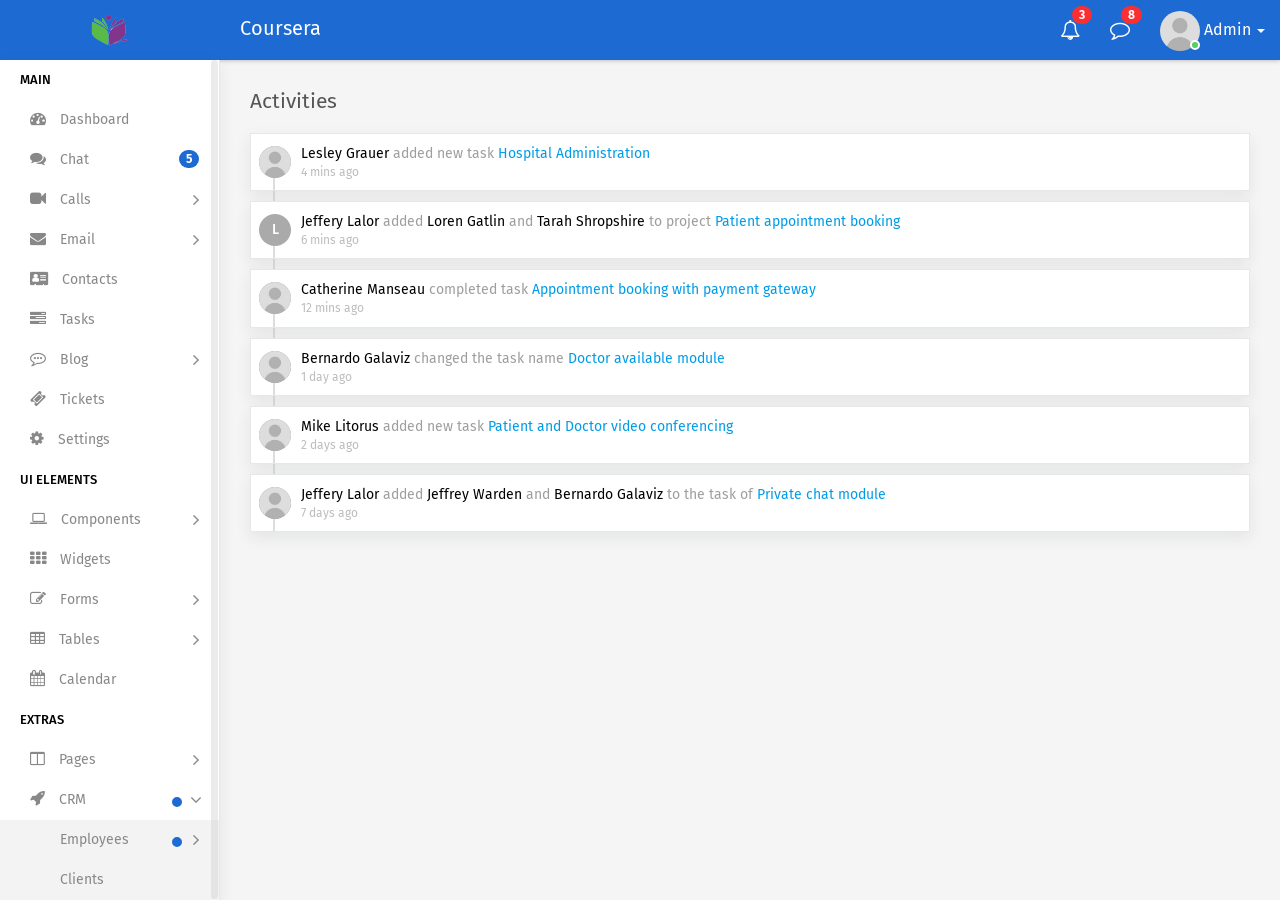
<file: website/activities.html>
<!DOCTYPE html>
<html>

<head>
    <meta charset="utf-8">
    <meta name="viewport" content="width=device-width, initial-scale=1.0, user-scalable=0">
    <link rel="shortcut icon" type="image/x-icon" href="assets/img/favicon.png">
    <title>Coursera - Guided Project Template</title>
    <link href="https://fonts.googleapis.com/css?family=Fira+Sans:400,500,600,700" rel="stylesheet">
    <link rel="stylesheet" type="text/css" href="assets/css/bootstrap.min.css">
    <link rel="stylesheet" type="text/css" href="assets/css/font-awesome.min.css">
    <link rel="stylesheet" type="text/css" href="assets/css/style.css">
    <!--[if lt IE 9]>
		<script src="assets/js/html5shiv.min.js"></script>
		<script src="assets/js/respond.min.js"></script>
	<![endif]-->
</head>

<body>
    <div class="main-wrapper">
        <div class="header">
            <div class="header-left">
                <a href="index.html" class="logo">
                    <img src="assets/img/logo.png" width="40" height="40" alt="">
                </a>
            </div>
            <div class="page-title-box pull-left">
                <h3>Coursera</h3>
            </div>
            <a id="mobile_btn" class="mobile_btn pull-left" href="#sidebar"><i class="fa fa-bars" aria-hidden="true"></i></a>
            <ul class="nav navbar-nav navbar-right user-menu pull-right">
                <li class="dropdown hidden-xs">
                    <a href="#" class="dropdown-toggle" data-toggle="dropdown"><i class="fa fa-bell-o"></i> <span class="badge bg-primary pull-right">3</span></a>
                    <div class="dropdown-menu notifications">
                        <div class="topnav-dropdown-header">
                            <span>Notifications</span>
                        </div>
                        <div class="drop-scroll">
                            <ul class="media-list">
                                <li class="media notification-message">
                                    <a href="activities.html">
                                        <div class="media-left">
                                            <span class="avatar">
												<img alt="John Doe" src="assets/img/user.jpg" class="img-responsive img-circle">
											</span>
                                        </div>
                                        <div class="media-body">
                                            <p class="noti-details"><span class="noti-title">John Doe</span> added new task <span class="noti-title">Patient appointment booking</span></p>
                                            <p class="noti-time"><span class="notification-time">4 mins ago</span></p>
                                        </div>
                                    </a>
                                </li>
                                <li class="media notification-message">
                                    <a href="activities.html">
                                        <div class="media-left">
                                            <span class="avatar">V</span>
                                        </div>
                                        <div class="media-body">
                                            <p class="noti-details"><span class="noti-title">Tarah Shropshire</span> changed the task name <span class="noti-title">Appointment booking with payment gateway</span></p>
                                            <p class="noti-time"><span class="notification-time">6 mins ago</span></p>
                                        </div>
                                    </a>
                                </li>
                                <li class="media notification-message">
                                    <a href="activities.html">
                                        <div class="media-left">
                                            <span class="avatar">L</span>
                                        </div>
                                        <div class="media-body">
                                            <p class="noti-details"><span class="noti-title">Misty Tison</span> added <span class="noti-title">Domenic Houston</span> and <span class="noti-title">Claire Mapes</span> to project <span class="noti-title">Doctor available module</span></p>
                                            <p class="noti-time"><span class="notification-time">8 mins ago</span></p>
                                        </div>
                                    </a>
                                </li>
                                <li class="media notification-message">
                                    <a href="activities.html">
                                        <div class="media-left">
                                            <span class="avatar">G</span>
                                        </div>
                                        <div class="media-body">
                                            <p class="noti-details"><span class="noti-title">Rolland Webber</span> completed task <span class="noti-title">Patient and Doctor video conferencing</span></p>
                                            <p class="noti-time"><span class="notification-time">12 mins ago</span></p>
                                        </div>
                                    </a>
                                </li>
                                <li class="media notification-message">
                                    <a href="activities.html">
                                        <div class="media-left">
                                            <span class="avatar">V</span>
                                        </div>
                                        <div class="media-body">
                                            <p class="noti-details"><span class="noti-title">Bernardo Galaviz</span> added new task <span class="noti-title">Private chat module</span></p>
                                            <p class="noti-time"><span class="notification-time">2 days ago</span></p>
                                        </div>
                                    </a>
                                </li>
                            </ul>
                        </div>
                        <div class="topnav-dropdown-footer">
                            <a href="activities.html">View all Notifications</a>
                        </div>
                    </div>
                </li>
                <li class="dropdown hidden-xs">
                    <a href="javascript:;" id="open_msg_box" class="hasnotifications"><i class="fa fa-comment-o"></i> <span class="badge bg-primary pull-right">8</span></a>
                </li>
                <li class="dropdown">
                    <a href="profile.html" class="dropdown-toggle user-link" data-toggle="dropdown" title="Admin">
                        <span class="user-img"><img class="img-circle" src="assets/img/user.jpg" width="40" alt="Admin">
							<span class="status online"></span></span>
                        <span>Admin</span>
                        <i class="caret"></i>
                    </a>
                    <ul class="dropdown-menu">
                        <li><a href="profile.html">My Profile</a></li>
                        <li><a href="edit-profile.html">Edit Profile</a></li>
                        <li><a href="settings.html">Settings</a></li>
                        <li><a href="login.html">Logout</a></li>
                    </ul>
                </li>
            </ul>
            <div class="dropdown mobile-user-menu pull-right">
                <a href="#" class="dropdown-toggle" data-toggle="dropdown" aria-expanded="false"><i class="fa fa-ellipsis-v"></i></a>
                <ul class="dropdown-menu pull-right">
                    <li><a href="profile.html">My Profile</a></li>
                    <li><a href="edit-profile.html">Edit Profile</a></li>
                    <li><a href="settings.html">Settings</a></li>
                    <li><a href="login.html">Logout</a></li>
                </ul>
            </div>
        </div>
        <div class="sidebar" id="sidebar">
            <div class="sidebar-inner slimscroll">
                <div id="sidebar-menu" class="sidebar-menu">
                    <ul>
                        <li class="menu-title">Main</li>
                        <li>
                            <a href="index.html"><i class="fa fa-dashboard"></i> Dashboard</a>
                        </li>
                        <li>
                            <a href="chat.html"><i class="fa fa-comments" aria-hidden="true"></i> Chat <span class="badge bg-primary pull-right">5</span></a>
                        </li>
                        <li class="submenu">
                            <a href="#"><i class="fa fa-video-camera camera" aria-hidden="true"></i> <span> Calls</span> <span class="menu-arrow"></span></a>
                            <ul class="list-unstyled" style="display: none;">
                                <li><a href="voice-call.html">Voice Call</a></li>
                                <li><a href="video-call.html">Video Call</a></li>
                                <li><a href="incoming-call.html">Incoming Call</a></li>
                            </ul>
                        </li>
                        <li class="submenu">
                            <a href="#"><i class="fa fa-envelope" aria-hidden="true"></i> <span> Email</span> <span class="menu-arrow"></span></a>
                            <ul class="list-unstyled" style="display: none;">
                                <li><a href="compose.html">Compose Mail</a></li>
                                <li><a href="inbox.html">Inbox</a></li>
                                <li><a href="mail-view.html">Mail View</a></li>
                            </ul>
                        </li>
                        <li>
                            <a href="contacts.html"><i class="fa fa-address-card" aria-hidden="true"></i> Contacts</a>
                        </li>
                        <li>
                            <a href="tasks.html"><i class="fa fa-tasks" aria-hidden="true"></i> Tasks</a>
                        </li>
                        <li class="submenu">
                            <a href="#"><i class="fa fa-commenting-o" aria-hidden="true"></i> <span> Blog</span> <span class="menu-arrow"></span></a>
                            <ul class="list-unstyled" style="display: none;">
                                <li><a href="blog.html">Blog</a></li>
                                <li><a href="blog-details.html">Blog View</a></li>
                            </ul>
                        </li>
                        <li>
                            <a href="tickets.html"><i class="fa fa-ticket" aria-hidden="true"></i> Tickets</a>
                        </li>
                        <li>
                            <a href="settings.html"><i class="fa fa-cog" aria-hidden="true"></i> Settings</a>
                        </li>
                        <li class="menu-title">UI Elements</li>
                        <li class="submenu">
                            <a href="#"><i class="fa fa-laptop" aria-hidden="true"></i> <span> Components</span> <span class="menu-arrow"></span></a>
                            <ul class="list-unstyled" style="display: none;">
                                <li><a href="uikit.html">UI Kit</a></li>
                                <li><a href="typography.html">Typography</a></li>
                                <li><a href="tabs.html">Tabs</a></li>
                            </ul>
                        </li>
                        <li>
                            <a href="widgets.html"><i class="fa fa-th" aria-hidden="true"></i> Widgets</a>
                        </li>
                        <li class="submenu">
                            <a href="#"><i class="fa fa-edit" aria-hidden="true"></i> <span> Forms</span> <span class="menu-arrow"></span></a>
                            <ul class="list-unstyled" style="display: none;">
                                <li><a href="form-basic-inputs.html">Basic Inputs</a></li>
                                <li><a href="form-input-groups.html">Input Groups</a></li>
                                <li><a href="form-horizontal.html">Horizontal Form</a></li>
                                <li><a href="form-vertical.html">Vertical Form</a></li>
                            </ul>
                        </li>
                        <li class="submenu">
                            <a href="#"><i class="fa fa-table" aria-hidden="true"></i> <span> Tables</span> <span class="menu-arrow"></span></a>
                            <ul class="list-unstyled" style="display: none;">
                                <li><a href="tables-basic.html">Basic Tables</a></li>
                                <li><a href="tables-datatables.html">Data Table</a></li>
                            </ul>
                        </li>
                        <li>
                            <a href="calendar.html"><i class="fa fa-calendar" aria-hidden="true"></i> Calendar</a>
                        </li>
                        <li class="menu-title">Extras</li>
                        <li class="submenu">
                            <a href="#"><i class="fa fa-columns" aria-hidden="true"></i> <span>Pages</span> <span class="menu-arrow"></span></a>
                            <ul class="list-unstyled" style="display: none;">
                                <li><a href="login.html"> Login </a></li>
                                <li><a href="register.html"> Register </a></li>
                                <li><a href="forgot-password.html"> Forgot Password </a></li>
                                <li><a href="change-password2.html"> Change Password </a></li>
                                <li><a href="lock-screen.html"> Lock Screen </a></li>
                                <li><a href="profile.html"> Profile </a></li>
                                <li><a href="gallery.html"> Gallery </a></li>
                                <li> <a href="pricing.html">Pricing</a></li>
                                <li><a href="error-404.html">404 Error </a></li>
                                <li><a href="error-500.html">500 Error </a></li>
                                <li><a href="coming-soon.html">Coming Soon </a></li>
                                <li><a href="blank-page.html"> Blank Page </a></li>
                            </ul>
                        </li>
                        <li class="submenu">
                            <a href="javascript:void(0);" class="noti-dot"><i class="fa fa-rocket" aria-hidden="true"></i> <span>CRM </span> <span class="menu-arrow"></span></a>
                            <ul style="display: none;">
                                <li class="submenu">
                                    <a href="#" class="noti-dot"><span> Employees</span> <span class="menu-arrow"></span></a>
                                    <ul class="list-unstyled" style="display: none;">
                                        <li><a href="employees.html">All Employees</a></li>
                                        <li><a href="holidays.html">Holidays</a></li>
                                        <li><a href="leaves.html"><span>Leave Requests</span> <span class="badge bg-primary pull-right">1</span></a></li>
                                        <li><a href="attendance.html">Attendance</a></li>
                                        <li><a href="departments.html">Departments</a></li>
                                        <li><a href="designations.html">Designations</a></li>
                                    </ul>
                                </li>
                                <li>
                                    <a href="clients.html">Clients</a>
                                </li>
                                <li>
                                    <a href="projects.html">Projects</a>
                                </li>
                                <li>
                                    <a href="tasks.html">Tasks</a>
                                </li>
                                <li>
                                    <a href="leads.html">Leads</a>
                                </li>
                                <li class="submenu">
                                    <a href="#"><span> Accounts </span> <span class="menu-arrow"></span></a>
                                    <ul class="list-unstyled" style="display: none;">
                                        <li><a href="estimates.html">Estimates</a></li>
                                        <li><a href="invoices.html">Invoices</a></li>
                                        <li><a href="payments.html">Payments</a></li>
                                        <li><a href="expenses.html">Expenses</a></li>
                                        <li><a href="provident-fund.html">Provident Fund</a></li>
                                        <li><a href="taxes.html">Taxes</a></li>
                                    </ul>
                                </li>
                                <li class="submenu">
                                    <a href="#"><span> Payroll </span> <span class="menu-arrow"></span></a>
                                    <ul class="list-unstyled" style="display: none;">
                                        <li><a href="salary.html"> Employee Salary </a></li>
                                        <li><a href="salary-view.html"> Payslip </a></li>
                                    </ul>
                                </li>
                                <li>
                                    <a href="worksheet.html">Timing Sheet</a>
                                </li>
                                <li>
                                    <a href="assets.html">Assets</a>
                                </li>
                                <li>
                                    <a class="active" href="activities.html">Activities</a>
                                </li>
                                <li>
                                    <a href="users.html">Users</a>
                                </li>
                                <li class="submenu">
                                    <a href="#"><span> Reports </span> <span class="menu-arrow"></span></a>
                                    <ul class="list-unstyled" style="display: none;">
                                        <li><a href="expense-reports.html"> Expense Report </a></li>
                                        <li><a href="invoice-reports.html"> Invoice Report </a></li>
                                    </ul>
                                </li>
                            </ul>
                        </li>
                        <li class="submenu">
                            <a href="#"><i class="fa fa-shopping-cart" aria-hidden="true"></i> <span>Ecommerce</span> <span class="menu-arrow"></span></a>
                            <ul class="list-unstyled" style="display: none;">
                                <li><a href="products.html"> Products </a></li>
                                <li><a href="products-list.html"> Products List </a></li>
                                <li><a href="product-details.html"> Product Details </a></li>
                                <li><a href="add-product.html"> Add Product </a></li>
                                <li><a href="edit-product.html"> Edit Product </a></li>
                                <li><a href="orders.html"> Orders </a></li>
                            </ul>
                        </li>
                        <li class="submenu">
                            <a href="javascript:void(0);"><i class="fa fa-share-alt" aria-hidden="true"></i> <span>Multi Level</span> <span class="menu-arrow"></span></a>
                            <ul style="display: none;">
                                <li class="submenu">
                                    <a href="javascript:void(0);"><span>Level 1</span> <span class="menu-arrow"></span></a>
                                    <ul style="display: none;">
                                        <li><a href="javascript:void(0);"><span>Level 2</span></a></li>
                                        <li class="submenu">
                                            <a href="javascript:void(0);"> <span> Level 2</span> <span class="menu-arrow"></span></a>
                                            <ul class="list-unstyled" style="display: none;">
                                                <li><a href="javascript:void(0);">Level 3</a></li>
                                                <li><a href="javascript:void(0);">Level 3</a></li>
                                            </ul>
                                        </li>
                                        <li><a href="javascript:void(0);"><span>Level 2</span></a></li>
                                    </ul>
                                </li>
                                <li>
                                    <a href="javascript:void(0);"><span>Level 1</span></a>
                                </li>
                            </ul>
                        </li>
                    </ul>
                </div>
            </div>
        </div>
        <div class="page-wrapper">
            <div class="content container-fluid">
                <div class="row">
                    <div class="col-sm-12">
                        <h4 class="page-title">Activities</h4>
                    </div>
                </div>
                <div class="row">
                    <div class="col-md-12">
                        <div class="activity">
                            <div class="activity-box">
                                <ul class="activity-list">
                                    <li>
                                        <div class="activity-user">
                                            <a href="profile.html" title="Lesley Grauer" data-toggle="tooltip" class="avatar">
                                                <img alt="Lesley Grauer" src="assets/img/user.jpg" class="img-responsive img-circle">
                                            </a>
                                        </div>
                                        <div class="activity-content">
                                            <div class="timeline-content">
                                                <a href="profile.html" class="name">Lesley Grauer</a> added new task <a href="#">Hospital Administration</a>
                                                <span class="time">4 mins ago</span>
                                            </div>
                                        </div>
                                    </li>
                                    <li>
                                        <div class="activity-user">
                                            <a href="profile.html" class="avatar" title="Jeffery Lalor" data-toggle="tooltip">L</a>
                                        </div>
                                        <div class="activity-content">
                                            <div class="timeline-content">
                                                <a href="profile.html" class="name">Jeffery Lalor</a> added <a href="profile.html" class="name">Loren Gatlin</a> and <a href="profile.html" class="name">Tarah Shropshire</a> to project <a href="#">Patient appointment booking</a>
                                                <span class="time">6 mins ago</span>
                                            </div>
                                        </div>
                                    </li>
                                    <li>
                                        <div class="activity-user">
                                            <a href="profile.html" title="Catherine Manseau" data-toggle="tooltip" class="avatar">
                                                <img alt="Catherine Manseau" src="assets/img/user.jpg" class="img-responsive img-circle">
                                            </a>
                                        </div>
                                        <div class="activity-content">
                                            <div class="timeline-content">
                                                <a href="profile.html" class="name">Catherine Manseau</a> completed task <a href="#">Appointment booking with payment gateway</a>
                                                <span class="time">12 mins ago</span>
                                            </div>
                                        </div>
                                    </li>
                                    <li>
                                        <div class="activity-user">
                                            <a href="#" title="Bernardo Galaviz" data-toggle="tooltip" class="avatar">
                                                <img alt="Bernardo Galaviz" src="assets/img/user.jpg" class="img-responsive img-circle">
                                            </a>
                                        </div>
                                        <div class="activity-content">
                                            <div class="timeline-content">
                                                <a href="profile.html" class="name">Bernardo Galaviz</a> changed the task name <a href="#">Doctor available module</a>
                                                <span class="time">1 day ago</span>
                                            </div>
                                        </div>
                                    </li>
                                    <li>
                                        <div class="activity-user">
                                            <a href="profile.html" title="Mike Litorus" data-toggle="tooltip" class="avatar">
                                                <img alt="Mike Litorus" src="assets/img/user.jpg" class="img-responsive img-circle">
                                            </a>
                                        </div>
                                        <div class="activity-content">
                                            <div class="timeline-content">
                                                <a href="profile.html" class="name">Mike Litorus</a> added new task <a href="#">Patient and Doctor video conferencing</a>
                                                <span class="time">2 days ago</span>
                                            </div>
                                        </div>
                                    </li>
                                    <li>
                                        <div class="activity-user">
                                            <a href="profile.html" title="Jeffery Lalor" data-toggle="tooltip" class="avatar">
                                                <img alt="Jeffery Lalor" src="assets/img/user.jpg" class="img-responsive img-circle">
                                            </a>
                                        </div>
                                        <div class="activity-content">
                                            <div class="timeline-content">
                                                <a href="profile.html" class="name">Jeffery Lalor</a> added <a href="profile.html" class="name">Jeffrey Warden</a> and <a href="profile.html" class="name">Bernardo Galaviz</a> to the task of <a href="#">Private chat module</a>
                                                <span class="time">7 days ago</span>
                                            </div>
                                        </div>
                                    </li>
                                </ul>
                            </div>
                        </div>
                    </div>
                </div>
            </div>
            <div class="notification-box">
                <div class="msg-sidebar notifications msg-noti">
                    <div class="topnav-dropdown-header">
                        <span>Messages</span>
                    </div>
                    <div class="drop-scroll msg-list-scroll">
                        <ul class="list-box">
                            <li>
                                <a href="chat.html">
                                    <div class="list-item">
                                        <div class="list-left">
                                            <span class="avatar">R</span>
                                        </div>
                                        <div class="list-body">
                                            <span class="message-author">Richard Miles </span>
                                            <span class="message-time">12:28 AM</span>
                                            <div class="clearfix"></div>
                                            <span class="message-content">Lorem ipsum dolor sit amet, consectetur adipiscing</span>
                                        </div>
                                    </div>
                                </a>
                            </li>
                            <li>
                                <a href="chat.html">
                                    <div class="list-item new-message">
                                        <div class="list-left">
                                            <span class="avatar">J</span>
                                        </div>
                                        <div class="list-body">
                                            <span class="message-author">John Doe</span>
                                            <span class="message-time">1 Aug</span>
                                            <div class="clearfix"></div>
                                            <span class="message-content">Lorem ipsum dolor sit amet, consectetur adipiscing</span>
                                        </div>
                                    </div>
                                </a>
                            </li>
                            <li>
                                <a href="chat.html">
                                    <div class="list-item">
                                        <div class="list-left">
                                            <span class="avatar">T</span>
                                        </div>
                                        <div class="list-body">
                                            <span class="message-author"> Tarah Shropshire </span>
                                            <span class="message-time">12:28 AM</span>
                                            <div class="clearfix"></div>
                                            <span class="message-content">Lorem ipsum dolor sit amet, consectetur adipiscing</span>
                                        </div>
                                    </div>
                                </a>
                            </li>
                            <li>
                                <a href="chat.html">
                                    <div class="list-item">
                                        <div class="list-left">
                                            <span class="avatar">M</span>
                                        </div>
                                        <div class="list-body">
                                            <span class="message-author">Mike Litorus</span>
                                            <span class="message-time">12:28 AM</span>
                                            <div class="clearfix"></div>
                                            <span class="message-content">Lorem ipsum dolor sit amet, consectetur adipiscing</span>
                                        </div>
                                    </div>
                                </a>
                            </li>
                            <li>
                                <a href="chat.html">
                                    <div class="list-item">
                                        <div class="list-left">
                                            <span class="avatar">C</span>
                                        </div>
                                        <div class="list-body">
                                            <span class="message-author"> Catherine Manseau </span>
                                            <span class="message-time">12:28 AM</span>
                                            <div class="clearfix"></div>
                                            <span class="message-content">Lorem ipsum dolor sit amet, consectetur adipiscing</span>
                                        </div>
                                    </div>
                                </a>
                            </li>
                            <li>
                                <a href="chat.html">
                                    <div class="list-item">
                                        <div class="list-left">
                                            <span class="avatar">D</span>
                                        </div>
                                        <div class="list-body">
                                            <span class="message-author"> Domenic Houston </span>
                                            <span class="message-time">12:28 AM</span>
                                            <div class="clearfix"></div>
                                            <span class="message-content">Lorem ipsum dolor sit amet, consectetur adipiscing</span>
                                        </div>
                                    </div>
                                </a>
                            </li>
                            <li>
                                <a href="chat.html">
                                    <div class="list-item">
                                        <div class="list-left">
                                            <span class="avatar">B</span>
                                        </div>
                                        <div class="list-body">
                                            <span class="message-author"> Buster Wigton </span>
                                            <span class="message-time">12:28 AM</span>
                                            <div class="clearfix"></div>
                                            <span class="message-content">Lorem ipsum dolor sit amet, consectetur adipiscing</span>
                                        </div>
                                    </div>
                                </a>
                            </li>
                            <li>
                                <a href="chat.html">
                                    <div class="list-item">
                                        <div class="list-left">
                                            <span class="avatar">R</span>
                                        </div>
                                        <div class="list-body">
                                            <span class="message-author"> Rolland Webber </span>
                                            <span class="message-time">12:28 AM</span>
                                            <div class="clearfix"></div>
                                            <span class="message-content">Lorem ipsum dolor sit amet, consectetur adipiscing</span>
                                        </div>
                                    </div>
                                </a>
                            </li>
                            <li>
                                <a href="chat.html">
                                    <div class="list-item">
                                        <div class="list-left">
                                            <span class="avatar">C</span>
                                        </div>
                                        <div class="list-body">
                                            <span class="message-author"> Claire Mapes </span>
                                            <span class="message-time">12:28 AM</span>
                                            <div class="clearfix"></div>
                                            <span class="message-content">Lorem ipsum dolor sit amet, consectetur adipiscing</span>
                                        </div>
                                    </div>
                                </a>
                            </li>
                            <li>
                                <a href="chat.html">
                                    <div class="list-item">
                                        <div class="list-left">
                                            <span class="avatar">M</span>
                                        </div>
                                        <div class="list-body">
                                            <span class="message-author">Melita Faucher</span>
                                            <span class="message-time">12:28 AM</span>
                                            <div class="clearfix"></div>
                                            <span class="message-content">Lorem ipsum dolor sit amet, consectetur adipiscing</span>
                                        </div>
                                    </div>
                                </a>
                            </li>
                            <li>
                                <a href="chat.html">
                                    <div class="list-item">
                                        <div class="list-left">
                                            <span class="avatar">J</span>
                                        </div>
                                        <div class="list-body">
                                            <span class="message-author">Jeffery Lalor</span>
                                            <span class="message-time">12:28 AM</span>
                                            <div class="clearfix"></div>
                                            <span class="message-content">Lorem ipsum dolor sit amet, consectetur adipiscing</span>
                                        </div>
                                    </div>
                                </a>
                            </li>
                            <li>
                                <a href="chat.html">
                                    <div class="list-item">
                                        <div class="list-left">
                                            <span class="avatar">L</span>
                                        </div>
                                        <div class="list-body">
                                            <span class="message-author">Loren Gatlin</span>
                                            <span class="message-time">12:28 AM</span>
                                            <div class="clearfix"></div>
                                            <span class="message-content">Lorem ipsum dolor sit amet, consectetur adipiscing</span>
                                        </div>
                                    </div>
                                </a>
                            </li>
                            <li>
                                <a href="chat.html">
                                    <div class="list-item">
                                        <div class="list-left">
                                            <span class="avatar">T</span>
                                        </div>
                                        <div class="list-body">
                                            <span class="message-author">Tarah Shropshire</span>
                                            <span class="message-time">12:28 AM</span>
                                            <div class="clearfix"></div>
                                            <span class="message-content">Lorem ipsum dolor sit amet, consectetur adipiscing</span>
                                        </div>
                                    </div>
                                </a>
                            </li>
                        </ul>
                    </div>
                    <div class="topnav-dropdown-footer">
                        <a href="chat.html">See all messages</a>
                    </div>
                </div>
            </div>
        </div>
    </div>
    <div class="sidebar-overlay" data-reff=""></div>
    <script type="text/javascript" src="assets/js/jquery-3.2.1.min.js"></script>
    <script type="text/javascript" src="assets/js/bootstrap.min.js"></script>
    <script type="text/javascript" src="assets/js/jquery.slimscroll.js"></script>
    <script type="text/javascript" src="assets/js/app.js"></script>
</body>

</html>
</file>
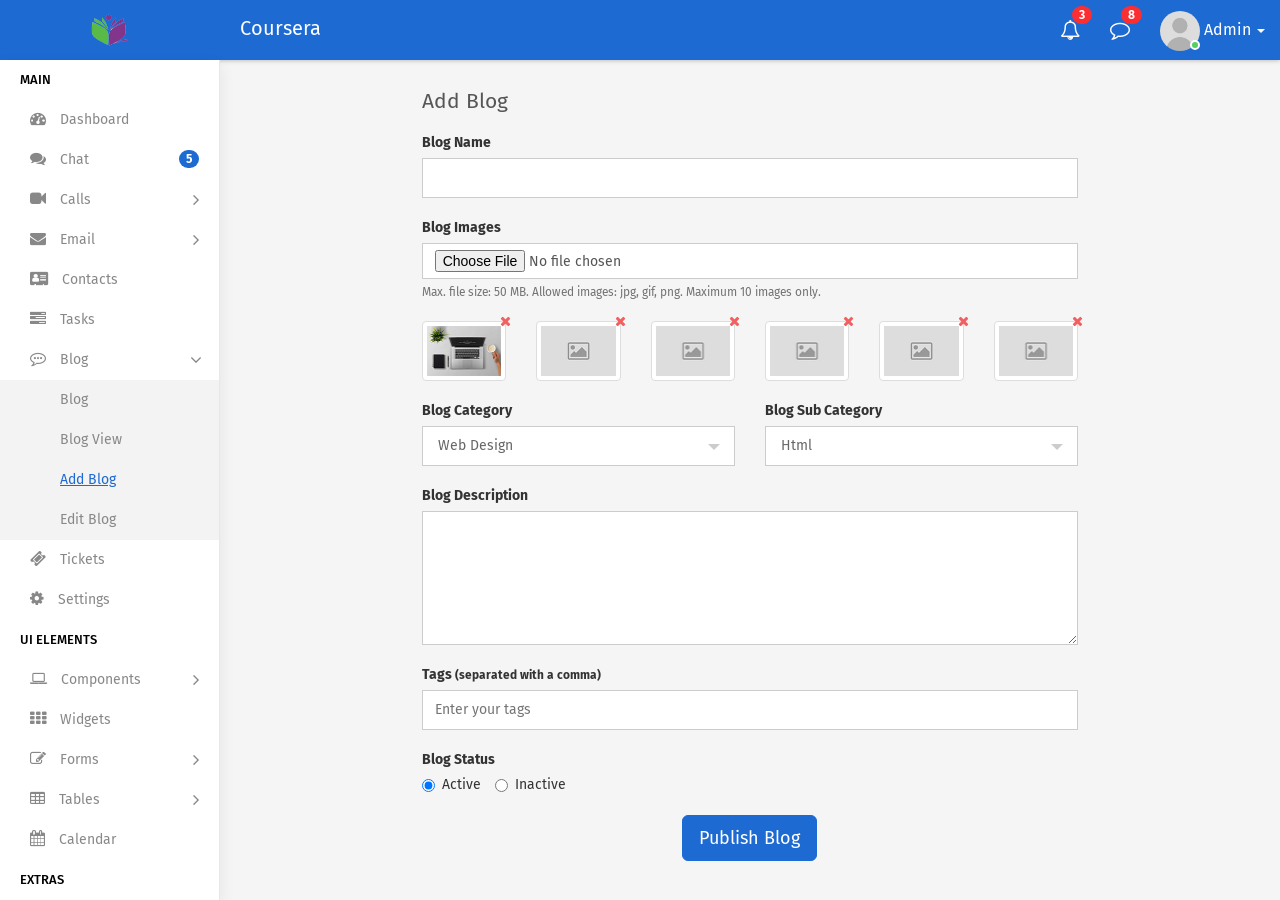
<file: website/add-blog.html>
<!DOCTYPE html>
<html>

<head>
    <meta charset="utf-8">
    <meta name="viewport" content="width=device-width, initial-scale=1.0, user-scalable=0">
    <link rel="shortcut icon" type="image/x-icon" href="assets/img/favicon.png">
    <title>Coursera - Guided Project Template</title>
    <link href="https://fonts.googleapis.com/css?family=Fira+Sans:400,500,600,700" rel="stylesheet">
    <link rel="stylesheet" type="text/css" href="assets/css/bootstrap.min.css">
    <link rel="stylesheet" type="text/css" href="assets/css/font-awesome.min.css">
    <link rel="stylesheet" type="text/css" href="assets/css/select2.min.css">
    <link rel="stylesheet" type="text/css" href="assets/css/bootstrap-tagsinput.css">
    <link rel="stylesheet" type="text/css" href="assets/css/style.css">
    <!--[if lt IE 9]>
		<script src="assets/js/html5shiv.min.js"></script>
		<script src="assets/js/respond.min.js"></script>
	<![endif]-->
</head>

<body>
    <div class="main-wrapper">
        <div class="header">
            <div class="header-left">
                <a href="index.html" class="logo">
                    <img src="assets/img/logo.png" width="40" height="40" alt="">
                </a>
            </div>
            <div class="page-title-box pull-left">
                <h3>Coursera</h3>
            </div>
            <a id="mobile_btn" class="mobile_btn pull-left" href="#sidebar"><i class="fa fa-bars" aria-hidden="true"></i></a>
            <ul class="nav navbar-nav navbar-right user-menu pull-right">
                <li class="dropdown hidden-xs">
                    <a href="#" class="dropdown-toggle" data-toggle="dropdown"><i class="fa fa-bell-o"></i> <span class="badge bg-primary pull-right">3</span></a>
                    <div class="dropdown-menu notifications">
                        <div class="topnav-dropdown-header">
                            <span>Notifications</span>
                        </div>
                        <div class="drop-scroll">
                            <ul class="media-list">
                                <li class="media notification-message">
                                    <a href="activities.html">
                                        <div class="media-left">
                                            <span class="avatar">
												<img alt="John Doe" src="assets/img/user.jpg" class="img-responsive img-circle">
											</span>
                                        </div>
                                        <div class="media-body">
                                            <p class="noti-details"><span class="noti-title">John Doe</span> added new task <span class="noti-title">Patient appointment booking</span></p>
                                            <p class="noti-time"><span class="notification-time">4 mins ago</span></p>
                                        </div>
                                    </a>
                                </li>
                                <li class="media notification-message">
                                    <a href="activities.html">
                                        <div class="media-left">
                                            <span class="avatar">V</span>
                                        </div>
                                        <div class="media-body">
                                            <p class="noti-details"><span class="noti-title">Tarah Shropshire</span> changed the task name <span class="noti-title">Appointment booking with payment gateway</span></p>
                                            <p class="noti-time"><span class="notification-time">6 mins ago</span></p>
                                        </div>
                                    </a>
                                </li>
                                <li class="media notification-message">
                                    <a href="activities.html">
                                        <div class="media-left">
                                            <span class="avatar">L</span>
                                        </div>
                                        <div class="media-body">
                                            <p class="noti-details"><span class="noti-title">Misty Tison</span> added <span class="noti-title">Domenic Houston</span> and <span class="noti-title">Claire Mapes</span> to project <span class="noti-title">Doctor available module</span></p>
                                            <p class="noti-time"><span class="notification-time">8 mins ago</span></p>
                                        </div>
                                    </a>
                                </li>
                                <li class="media notification-message">
                                    <a href="activities.html">
                                        <div class="media-left">
                                            <span class="avatar">G</span>
                                        </div>
                                        <div class="media-body">
                                            <p class="noti-details"><span class="noti-title">Rolland Webber</span> completed task <span class="noti-title">Patient and Doctor video conferencing</span></p>
                                            <p class="noti-time"><span class="notification-time">12 mins ago</span></p>
                                        </div>
                                    </a>
                                </li>
                                <li class="media notification-message">
                                    <a href="activities.html">
                                        <div class="media-left">
                                            <span class="avatar">V</span>
                                        </div>
                                        <div class="media-body">
                                            <p class="noti-details"><span class="noti-title">Bernardo Galaviz</span> added new task <span class="noti-title">Private chat module</span></p>
                                            <p class="noti-time"><span class="notification-time">2 days ago</span></p>
                                        </div>
                                    </a>
                                </li>
                            </ul>
                        </div>
                        <div class="topnav-dropdown-footer">
                            <a href="activities.html">View all Notifications</a>
                        </div>
                    </div>
                </li>
                <li class="dropdown hidden-xs">
                    <a href="javascript:;" id="open_msg_box" class="hasnotifications"><i class="fa fa-comment-o"></i> <span class="badge bg-primary pull-right">8</span></a>
                </li>
                <li class="dropdown">
                    <a href="profile.html" class="dropdown-toggle user-link" data-toggle="dropdown" title="Admin">
                        <span class="user-img"><img class="img-circle" src="assets/img/user.jpg" width="40" alt="Admin">
							<span class="status online"></span></span>
                        <span>Admin</span>
                        <i class="caret"></i>
                    </a>
                    <ul class="dropdown-menu">
                        <li><a href="profile.html">My Profile</a></li>
                        <li><a href="edit-profile.html">Edit Profile</a></li>
                        <li><a href="settings.html">Settings</a></li>
                        <li><a href="login.html">Logout</a></li>
                    </ul>
                </li>
            </ul>
            <div class="dropdown mobile-user-menu pull-right">
                <a href="#" class="dropdown-toggle" data-toggle="dropdown" aria-expanded="false"><i class="fa fa-ellipsis-v"></i></a>
                <ul class="dropdown-menu pull-right">
                    <li><a href="profile.html">My Profile</a></li>
                    <li><a href="edit-profile.html">Edit Profile</a></li>
                    <li><a href="settings.html">Settings</a></li>
                    <li><a href="login.html">Logout</a></li>
                </ul>
            </div>
        </div>
        <div class="sidebar" id="sidebar">
            <div class="sidebar-inner slimscroll">
                <div id="sidebar-menu" class="sidebar-menu">
                    <ul>
                        <li class="menu-title">Main</li>
                        <li>
                            <a href="index.html"><i class="fa fa-dashboard"></i> Dashboard</a>
                        </li>
                        <li>
                            <a href="chat.html"><i class="fa fa-comments" aria-hidden="true"></i> Chat <span class="badge bg-primary pull-right">5</span></a>
                        </li>
                        <li class="submenu">
                            <a href="#"><i class="fa fa-video-camera camera" aria-hidden="true"></i> <span> Calls</span> <span class="menu-arrow"></span></a>
                            <ul class="list-unstyled" style="display: none;">
                                <li><a href="voice-call.html">Voice Call</a></li>
                                <li><a href="video-call.html">Video Call</a></li>
                                <li><a href="incoming-call.html">Incoming Call</a></li>
                            </ul>
                        </li>
                        <li class="submenu">
                            <a href="#"><i class="fa fa-envelope" aria-hidden="true"></i> <span> Email</span> <span class="menu-arrow"></span></a>
                            <ul class="list-unstyled" style="display: none;">
                                <li><a href="compose.html">Compose Mail</a></li>
                                <li><a href="inbox.html">Inbox</a></li>
                                <li><a href="mail-view.html">Mail View</a></li>
                            </ul>
                        </li>
                        <li>
                            <a href="contacts.html"><i class="fa fa-address-card" aria-hidden="true"></i> Contacts</a>
                        </li>
                        <li>
                            <a href="tasks.html"><i class="fa fa-tasks" aria-hidden="true"></i> Tasks</a>
                        </li>
                        <li class="submenu">
                            <a href="#"><i class="fa fa-commenting-o" aria-hidden="true"></i> <span> Blog</span> <span class="menu-arrow"></span></a>
                            <ul class="list-unstyled" style="display: none;">
                                <li><a href="blog.html">Blog</a></li>
                                <li><a href="blog-details.html">Blog View</a></li>
                                <li><a class="active" href="add-blog.html">Add Blog</a></li>
                                <li><a href="edit-blog.html">Edit Blog</a></li>
                            </ul>
                        </li>
                        <li>
                            <a href="tickets.html"><i class="fa fa-ticket" aria-hidden="true"></i> Tickets</a>
                        </li>
                        <li>
                            <a href="settings.html"><i class="fa fa-cog" aria-hidden="true"></i> Settings</a>
                        </li>
                        <li class="menu-title">UI Elements</li>
                        <li class="submenu">
                            <a href="#"><i class="fa fa-laptop" aria-hidden="true"></i> <span> Components</span> <span class="menu-arrow"></span></a>
                            <ul class="list-unstyled" style="display: none;">
                                <li><a href="uikit.html">UI Kit</a></li>
                                <li><a href="typography.html">Typography</a></li>
                                <li><a href="tabs.html">Tabs</a></li>
                            </ul>
                        </li>
                        <li>
                            <a href="widgets.html"><i class="fa fa-th" aria-hidden="true"></i> Widgets</a>
                        </li>
                        <li class="submenu">
                            <a href="#"><i class="fa fa-edit" aria-hidden="true"></i> <span> Forms</span> <span class="menu-arrow"></span></a>
                            <ul class="list-unstyled" style="display: none;">
                                <li><a href="form-basic-inputs.html">Basic Inputs</a></li>
                                <li><a href="form-input-groups.html">Input Groups</a></li>
                                <li><a href="form-horizontal.html">Horizontal Form</a></li>
                                <li><a href="form-vertical.html">Vertical Form</a></li>
                            </ul>
                        </li>
                        <li class="submenu">
                            <a href="#"><i class="fa fa-table" aria-hidden="true"></i> <span> Tables</span> <span class="menu-arrow"></span></a>
                            <ul class="list-unstyled" style="display: none;">
                                <li><a href="tables-basic.html">Basic Tables</a></li>
                                <li><a href="tables-datatables.html">Data Table</a></li>
                            </ul>
                        </li>
                        <li>
                            <a href="calendar.html"><i class="fa fa-calendar" aria-hidden="true"></i> Calendar</a>
                        </li>
                        <li class="menu-title">Extras</li>
                        <li class="submenu">
                            <a href="#"><i class="fa fa-columns" aria-hidden="true"></i> <span>Pages</span> <span class="menu-arrow"></span></a>
                            <ul class="list-unstyled" style="display: none;">
                                <li><a href="login.html"> Login </a></li>
                                <li><a href="register.html"> Register </a></li>
                                <li><a href="forgot-password.html"> Forgot Password </a></li>
                                <li><a href="change-password2.html"> Change Password </a></li>
                                <li><a href="lock-screen.html"> Lock Screen </a></li>
                                <li><a href="profile.html"> Profile </a></li>
                                <li><a href="gallery.html"> Gallery </a></li>
                                <li> <a href="pricing.html">Pricing</a></li>
                                <li><a href="error-404.html">404 Error </a></li>
                                <li><a href="error-500.html">500 Error </a></li>
                                <li><a href="coming-soon.html">Coming Soon </a></li>
                                <li><a href="blank-page.html"> Blank Page </a></li>
                            </ul>
                        </li>
                        <li class="submenu">
                            <a href="javascript:void(0);" class="noti-dot"><i class="fa fa-rocket" aria-hidden="true"></i> <span>CRM </span> <span class="menu-arrow"></span></a>
                            <ul style="display: none;">
                                <li class="submenu">
                                    <a href="#" class="noti-dot"><span> Employees</span> <span class="menu-arrow"></span></a>
                                    <ul class="list-unstyled" style="display: none;">
                                        <li><a href="employees.html">All Employees</a></li>
                                        <li><a href="holidays.html">Holidays</a></li>
                                        <li><a href="leaves.html"><span>Leave Requests</span> <span class="badge bg-primary pull-right">1</span></a></li>
                                        <li><a href="attendance.html">Attendance</a></li>
                                        <li><a href="departments.html">Departments</a></li>
                                        <li><a href="designations.html">Designations</a></li>
                                    </ul>
                                </li>
                                <li>
                                    <a href="clients.html">Clients</a>
                                </li>
                                <li>
                                    <a href="projects.html">Projects</a>
                                </li>
                                <li>
                                    <a href="tasks.html">Tasks</a>
                                </li>
                                <li>
                                    <a href="leads.html">Leads</a>
                                </li>
                                <li class="submenu">
                                    <a href="#"><span> Accounts </span> <span class="menu-arrow"></span></a>
                                    <ul class="list-unstyled" style="display: none;">
                                        <li><a href="estimates.html">Estimates</a></li>
                                        <li><a href="invoices.html">Invoices</a></li>
                                        <li><a href="payments.html">Payments</a></li>
                                        <li><a href="expenses.html">Expenses</a></li>
                                        <li><a href="provident-fund.html">Provident Fund</a></li>
                                        <li><a href="taxes.html">Taxes</a></li>
                                    </ul>
                                </li>
                                <li class="submenu">
                                    <a href="#"><span> Payroll </span> <span class="menu-arrow"></span></a>
                                    <ul class="list-unstyled" style="display: none;">
                                        <li><a href="salary.html"> Employee Salary </a></li>
                                        <li><a href="salary-view.html"> Payslip </a></li>
                                    </ul>
                                </li>
                                <li>
                                    <a href="worksheet.html">Timing Sheet</a>
                                </li>
                                <li>
                                    <a href="assets.html">Assets</a>
                                </li>
                                <li>
                                    <a href="activities.html">Activities</a>
                                </li>
                                <li>
                                    <a href="users.html">Users</a>
                                </li>
                                <li class="submenu">
                                    <a href="#"><span> Reports </span> <span class="menu-arrow"></span></a>
                                    <ul class="list-unstyled" style="display: none;">
                                        <li><a href="expense-reports.html"> Expense Report </a></li>
                                        <li><a href="invoice-reports.html"> Invoice Report </a></li>
                                    </ul>
                                </li>
                            </ul>
                        </li>
                        <li class="submenu">
                            <a href="#"><i class="fa fa-shopping-cart" aria-hidden="true"></i> <span> Ecommerce </span> <span class="menu-arrow"></span></a>
                            <ul class="list-unstyled" style="display: none;">
                                <li><a href="products.html"> Products </a></li>
                                <li><a href="products-list.html"> Products List </a></li>
                                <li><a href="product-details.html"> Product Details </a></li>
                                <li><a href="add-product.html"> Add Product </a></li>
                                <li><a href="edit-product.html"> Edit Product </a></li>
                                <li><a href="orders.html"> Orders </a></li>
                            </ul>
                        </li>
                        <li class="submenu">
                            <a href="javascript:void(0);"><i class="fa fa-share-alt" aria-hidden="true"></i> <span>Multi Level</span> <span class="menu-arrow"></span></a>
                            <ul style="display: none;">
                                <li class="submenu">
                                    <a href="javascript:void(0);"><span>Level 1</span> <span class="menu-arrow"></span></a>
                                    <ul style="display: none;">
                                        <li><a href="javascript:void(0);"><span>Level 2</span></a></li>
                                        <li class="submenu">
                                            <a href="javascript:void(0);"> <span> Level 2</span> <span class="menu-arrow"></span></a>
                                            <ul class="list-unstyled" style="display: none;">
                                                <li><a href="javascript:void(0);">Level 3</a></li>
                                                <li><a href="javascript:void(0);">Level 3</a></li>
                                            </ul>
                                        </li>
                                        <li><a href="javascript:void(0);"><span>Level 2</span></a></li>
                                    </ul>
                                </li>
                                <li>
                                    <a href="javascript:void(0);"><span>Level 1</span></a>
                                </li>
                            </ul>
                        </li>
                    </ul>
                </div>
            </div>
        </div>
        <div class="page-wrapper">
            <div class="content container-fluid">
                <div class="row">
                    <div class="col-md-8 col-md-offset-2">
                        <h4 class="page-title">Add Blog</h4>
                    </div>
                </div>
                <div class="row">
                    <div class="col-md-8 col-md-offset-2">
                        <form>
                            <div class="form-group">
                                <label>Blog Name</label>
                                <input class="form-control" type="text">
                            </div>
                            <div class="form-group">
                                <label>Blog Images</label>
                                <div>
                                    <input class="form-control" type="file">
                                    <small class="help-block">Max. file size: 50 MB. Allowed images: jpg, gif, png. Maximum 10 images only.</small>
                                </div>
                                <div class="row">
                                    <div class="col-md-4 col-sm-2 col-xs-4 col-lg-2">
                                        <div class="thumbnail product-thumbnail">
                                            <div class="thumb">
                                                <img src="assets/img/blog/blog-thumb-01.jpg" class="img-responsive" alt="">
                                            </div>
                                            <span class="product-remove" title="remove"><i class="fa fa-close"></i></span>
                                        </div>
                                    </div>
                                    <div class="col-md-4 col-sm-2 col-xs-4 col-lg-2">
                                        <div class="thumbnail product-thumbnail">
                                            <div class="thumb">
                                                <img src="assets/img/placeholder-thumb.jpg" class="img-responsive" alt="">
                                            </div>
                                            <span class="product-remove" title="remove"><i class="fa fa-close"></i></span>
                                        </div>
                                    </div>
                                    <div class="col-md-4 col-sm-2 col-xs-4 col-lg-2">
                                        <div class="thumbnail product-thumbnail">
                                            <div class="thumb">
                                                <img src="assets/img/placeholder-thumb.jpg" class="img-responsive" alt="">
                                            </div>
                                            <span class="product-remove" title="remove"><i class="fa fa-close"></i></span>
                                        </div>
                                    </div>
                                    <div class="col-md-4 col-sm-2 col-xs-4 col-lg-2">
                                        <div class="thumbnail product-thumbnail">
                                            <div class="thumb">
                                                <img src="assets/img/placeholder-thumb.jpg" class="img-responsive" alt="">
                                            </div>
                                            <span class="product-remove" title="remove"><i class="fa fa-close"></i></span>
                                        </div>
                                    </div>
                                    <div class="col-md-4 col-sm-2 col-xs-4 col-lg-2">
                                        <div class="thumbnail product-thumbnail">
                                            <div class="thumb">
                                                <img src="assets/img/placeholder-thumb.jpg" class="img-responsive" alt="">
                                            </div>
                                            <span class="product-remove" title="remove"><i class="fa fa-close"></i></span>
                                        </div>
                                    </div>
                                    <div class="col-md-4 col-sm-2 col-xs-4 col-lg-2">
                                        <div class="thumbnail product-thumbnail">
                                            <div class="thumb">
                                                <img src="assets/img/placeholder-thumb.jpg" class="img-responsive" alt="">
                                            </div>
                                            <span class="product-remove" title="remove"><i class="fa fa-close"></i></span>
                                        </div>
                                    </div>
                                </div>
                            </div>
                            <div class="row">
                                <div class="col-md-6">
                                    <div class="form-group">
                                        <label>Blog Category</label>
                                        <select class="select">
                                            <option>Web Design</option>
                                            <option>Web Development</option>
                                            <option>App Development</option>
                                        </select>
                                    </div>
                                </div>
                                <div class="col-md-6">
                                    <div class="form-group">
                                        <label>Blog Sub Category</label>
                                        <select class="select">
                                            <option>Html</option>
                                            <option>Css</option>
                                            <option>Javascript</option>
                                            <option>PHP</option>
                                            <option>Codeignitor</option>
                                            <option>iOS</option>
                                            <option>Android</option>
                                        </select>
                                    </div>
                                </div>
                            </div>
                            <div class="form-group">
                                <label>Blog Description</label>
                                <textarea cols="30" rows="6" class="form-control"></textarea>
                            </div>
                            <div class="form-group">
                                <label>Tags <small>(separated with a comma)</small></label>
                                <input type="text" placeholder="Enter your tags" data-role="tagsinput" class="form-control">
                            </div>
                            <div class="form-group">
                                <label class="display-block">Blog Status</label>
                                <label class="radio-inline">
                                    <input name="status" checked="checked" type="radio"> Active
                                </label>
                                <label class="radio-inline">
                                    <input name="status" type="radio"> Inactive
                                </label>
                            </div>
                            <div class="m-t-20 text-center">
                                <button class="btn btn-primary btn-lg">Publish Blog</button>
                            </div>
                        </form>
                    </div>
                </div>
            </div>
            <div class="notification-box">
                <div class="msg-sidebar notifications msg-noti">
                    <div class="topnav-dropdown-header">
                        <span>Messages</span>
                    </div>
                    <div class="drop-scroll msg-list-scroll">
                        <ul class="list-box">
                            <li>
                                <a href="chat.html">
                                    <div class="list-item">
                                        <div class="list-left">
                                            <span class="avatar">R</span>
                                        </div>
                                        <div class="list-body">
                                            <span class="message-author">Richard Miles </span>
                                            <span class="message-time">12:28 AM</span>
                                            <div class="clearfix"></div>
                                            <span class="message-content">Lorem ipsum dolor sit amet, consectetur adipiscing</span>
                                        </div>
                                    </div>
                                </a>
                            </li>
                            <li>
                                <a href="chat.html">
                                    <div class="list-item new-message">
                                        <div class="list-left">
                                            <span class="avatar">J</span>
                                        </div>
                                        <div class="list-body">
                                            <span class="message-author">John Doe</span>
                                            <span class="message-time">1 Aug</span>
                                            <div class="clearfix"></div>
                                            <span class="message-content">Lorem ipsum dolor sit amet, consectetur adipiscing</span>
                                        </div>
                                    </div>
                                </a>
                            </li>
                            <li>
                                <a href="chat.html">
                                    <div class="list-item">
                                        <div class="list-left">
                                            <span class="avatar">T</span>
                                        </div>
                                        <div class="list-body">
                                            <span class="message-author"> Tarah Shropshire </span>
                                            <span class="message-time">12:28 AM</span>
                                            <div class="clearfix"></div>
                                            <span class="message-content">Lorem ipsum dolor sit amet, consectetur adipiscing</span>
                                        </div>
                                    </div>
                                </a>
                            </li>
                            <li>
                                <a href="chat.html">
                                    <div class="list-item">
                                        <div class="list-left">
                                            <span class="avatar">M</span>
                                        </div>
                                        <div class="list-body">
                                            <span class="message-author">Mike Litorus</span>
                                            <span class="message-time">12:28 AM</span>
                                            <div class="clearfix"></div>
                                            <span class="message-content">Lorem ipsum dolor sit amet, consectetur adipiscing</span>
                                        </div>
                                    </div>
                                </a>
                            </li>
                            <li>
                                <a href="chat.html">
                                    <div class="list-item">
                                        <div class="list-left">
                                            <span class="avatar">C</span>
                                        </div>
                                        <div class="list-body">
                                            <span class="message-author"> Catherine Manseau </span>
                                            <span class="message-time">12:28 AM</span>
                                            <div class="clearfix"></div>
                                            <span class="message-content">Lorem ipsum dolor sit amet, consectetur adipiscing</span>
                                        </div>
                                    </div>
                                </a>
                            </li>
                            <li>
                                <a href="chat.html">
                                    <div class="list-item">
                                        <div class="list-left">
                                            <span class="avatar">D</span>
                                        </div>
                                        <div class="list-body">
                                            <span class="message-author"> Domenic Houston </span>
                                            <span class="message-time">12:28 AM</span>
                                            <div class="clearfix"></div>
                                            <span class="message-content">Lorem ipsum dolor sit amet, consectetur adipiscing</span>
                                        </div>
                                    </div>
                                </a>
                            </li>
                            <li>
                                <a href="chat.html">
                                    <div class="list-item">
                                        <div class="list-left">
                                            <span class="avatar">B</span>
                                        </div>
                                        <div class="list-body">
                                            <span class="message-author"> Buster Wigton </span>
                                            <span class="message-time">12:28 AM</span>
                                            <div class="clearfix"></div>
                                            <span class="message-content">Lorem ipsum dolor sit amet, consectetur adipiscing</span>
                                        </div>
                                    </div>
                                </a>
                            </li>
                            <li>
                                <a href="chat.html">
                                    <div class="list-item">
                                        <div class="list-left">
                                            <span class="avatar">R</span>
                                        </div>
                                        <div class="list-body">
                                            <span class="message-author"> Rolland Webber </span>
                                            <span class="message-time">12:28 AM</span>
                                            <div class="clearfix"></div>
                                            <span class="message-content">Lorem ipsum dolor sit amet, consectetur adipiscing</span>
                                        </div>
                                    </div>
                                </a>
                            </li>
                            <li>
                                <a href="chat.html">
                                    <div class="list-item">
                                        <div class="list-left">
                                            <span class="avatar">C</span>
                                        </div>
                                        <div class="list-body">
                                            <span class="message-author"> Claire Mapes </span>
                                            <span class="message-time">12:28 AM</span>
                                            <div class="clearfix"></div>
                                            <span class="message-content">Lorem ipsum dolor sit amet, consectetur adipiscing</span>
                                        </div>
                                    </div>
                                </a>
                            </li>
                            <li>
                                <a href="chat.html">
                                    <div class="list-item">
                                        <div class="list-left">
                                            <span class="avatar">M</span>
                                        </div>
                                        <div class="list-body">
                                            <span class="message-author">Melita Faucher</span>
                                            <span class="message-time">12:28 AM</span>
                                            <div class="clearfix"></div>
                                            <span class="message-content">Lorem ipsum dolor sit amet, consectetur adipiscing</span>
                                        </div>
                                    </div>
                                </a>
                            </li>
                            <li>
                                <a href="chat.html">
                                    <div class="list-item">
                                        <div class="list-left">
                                            <span class="avatar">J</span>
                                        </div>
                                        <div class="list-body">
                                            <span class="message-author">Jeffery Lalor</span>
                                            <span class="message-time">12:28 AM</span>
                                            <div class="clearfix"></div>
                                            <span class="message-content">Lorem ipsum dolor sit amet, consectetur adipiscing</span>
                                        </div>
                                    </div>
                                </a>
                            </li>
                            <li>
                                <a href="chat.html">
                                    <div class="list-item">
                                        <div class="list-left">
                                            <span class="avatar">L</span>
                                        </div>
                                        <div class="list-body">
                                            <span class="message-author">Loren Gatlin</span>
                                            <span class="message-time">12:28 AM</span>
                                            <div class="clearfix"></div>
                                            <span class="message-content">Lorem ipsum dolor sit amet, consectetur adipiscing</span>
                                        </div>
                                    </div>
                                </a>
                            </li>
                            <li>
                                <a href="chat.html">
                                    <div class="list-item">
                                        <div class="list-left">
                                            <span class="avatar">T</span>
                                        </div>
                                        <div class="list-body">
                                            <span class="message-author">Tarah Shropshire</span>
                                            <span class="message-time">12:28 AM</span>
                                            <div class="clearfix"></div>
                                            <span class="message-content">Lorem ipsum dolor sit amet, consectetur adipiscing</span>
                                        </div>
                                    </div>
                                </a>
                            </li>
                        </ul>
                    </div>
                    <div class="topnav-dropdown-footer">
                        <a href="chat.html">See all messages</a>
                    </div>
                </div>
            </div>
        </div>
    </div>
    <div class="sidebar-overlay" data-reff=""></div>
    <script type="text/javascript" src="assets/js/jquery-3.2.1.min.js"></script>
    <script type="text/javascript" src="assets/js/bootstrap.min.js"></script>
    <script type="text/javascript" src="assets/js/jquery.slimscroll.js"></script>
    <script type="text/javascript" src="assets/js/select2.min.js"></script>
    <script type="text/javascript" src="assets/js/bootstrap-tagsinput.js"></script>
    <script type="text/javascript" src="assets/js/app.js"></script>
</body>

</html>
</file>
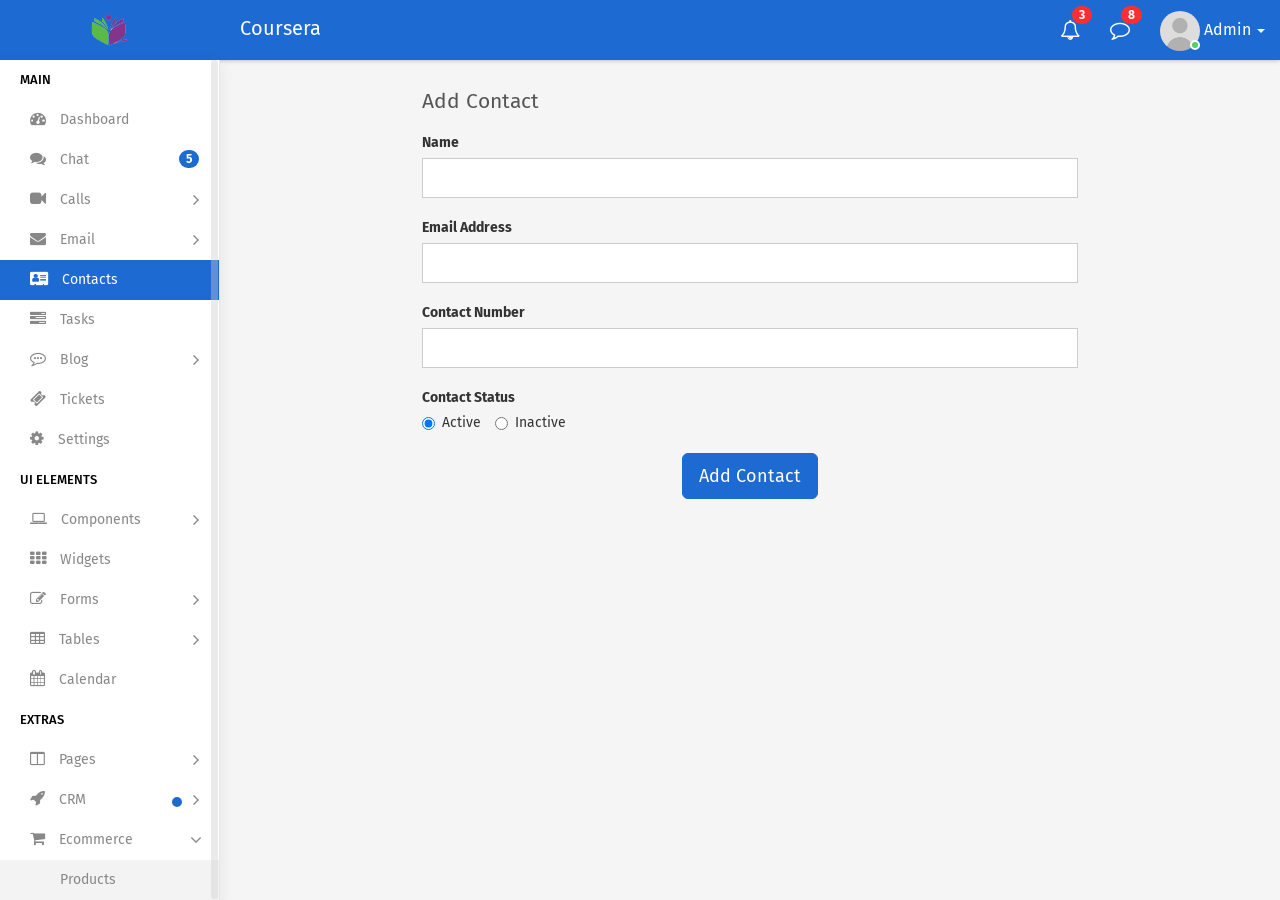
<file: website/add-contact.html>
<!DOCTYPE html>
<html>

<head>
    <meta charset="utf-8">
    <meta name="viewport" content="width=device-width, initial-scale=1.0, user-scalable=0">
    <link rel="shortcut icon" type="image/x-icon" href="assets/img/favicon.png">
    <title>Coursera - Guided Project Template</title>
    <link href="https://fonts.googleapis.com/css?family=Fira+Sans:400,500,600,700" rel="stylesheet">
    <link rel="stylesheet" type="text/css" href="assets/css/bootstrap.min.css">
    <link rel="stylesheet" type="text/css" href="assets/css/font-awesome.min.css">
    <link rel="stylesheet" type="text/css" href="assets/css/style.css">
    <!--[if lt IE 9]>
		<script src="assets/js/html5shiv.min.js"></script>
		<script src="assets/js/respond.min.js"></script>
	<![endif]-->
</head>

<body>
    <div class="main-wrapper">
        <div class="header">
            <div class="header-left">
                <a href="index.html" class="logo">
                    <img src="assets/img/logo.png" width="40" height="40" alt="">
                </a>
            </div>
            <div class="page-title-box pull-left">
                <h3>Coursera</h3>
            </div>
            <a id="mobile_btn" class="mobile_btn pull-left" href="#sidebar"><i class="fa fa-bars" aria-hidden="true"></i></a>
            <ul class="nav navbar-nav navbar-right user-menu pull-right">
                <li class="dropdown hidden-xs">
                    <a href="#" class="dropdown-toggle" data-toggle="dropdown"><i class="fa fa-bell-o"></i> <span class="badge bg-primary pull-right">3</span></a>
                    <div class="dropdown-menu notifications">
                        <div class="topnav-dropdown-header">
                            <span>Notifications</span>
                        </div>
                        <div class="drop-scroll">
                            <ul class="media-list">
                                <li class="media notification-message">
                                    <a href="activities.html">
                                        <div class="media-left">
                                            <span class="avatar">
												<img alt="John Doe" src="assets/img/user.jpg" class="img-responsive img-circle">
											</span>
                                        </div>
                                        <div class="media-body">
                                            <p class="noti-details"><span class="noti-title">John Doe</span> added new task <span class="noti-title">Patient appointment booking</span></p>
                                            <p class="noti-time"><span class="notification-time">4 mins ago</span></p>
                                        </div>
                                    </a>
                                </li>
                                <li class="media notification-message">
                                    <a href="activities.html">
                                        <div class="media-left">
                                            <span class="avatar">V</span>
                                        </div>
                                        <div class="media-body">
                                            <p class="noti-details"><span class="noti-title">Tarah Shropshire</span> changed the task name <span class="noti-title">Appointment booking with payment gateway</span></p>
                                            <p class="noti-time"><span class="notification-time">6 mins ago</span></p>
                                        </div>
                                    </a>
                                </li>
                                <li class="media notification-message">
                                    <a href="activities.html">
                                        <div class="media-left">
                                            <span class="avatar">L</span>
                                        </div>
                                        <div class="media-body">
                                            <p class="noti-details"><span class="noti-title">Misty Tison</span> added <span class="noti-title">Domenic Houston</span> and <span class="noti-title">Claire Mapes</span> to project <span class="noti-title">Doctor available module</span></p>
                                            <p class="noti-time"><span class="notification-time">8 mins ago</span></p>
                                        </div>
                                    </a>
                                </li>
                                <li class="media notification-message">
                                    <a href="activities.html">
                                        <div class="media-left">
                                            <span class="avatar">G</span>
                                        </div>
                                        <div class="media-body">
                                            <p class="noti-details"><span class="noti-title">Rolland Webber</span> completed task <span class="noti-title">Patient and Doctor video conferencing</span></p>
                                            <p class="noti-time"><span class="notification-time">12 mins ago</span></p>
                                        </div>
                                    </a>
                                </li>
                                <li class="media notification-message">
                                    <a href="activities.html">
                                        <div class="media-left">
                                            <span class="avatar">V</span>
                                        </div>
                                        <div class="media-body">
                                            <p class="noti-details"><span class="noti-title">Bernardo Galaviz</span> added new task <span class="noti-title">Private chat module</span></p>
                                            <p class="noti-time"><span class="notification-time">2 days ago</span></p>
                                        </div>
                                    </a>
                                </li>
                            </ul>
                        </div>
                        <div class="topnav-dropdown-footer">
                            <a href="activities.html">View all Notifications</a>
                        </div>
                    </div>
                </li>
                <li class="dropdown hidden-xs">
                    <a href="javascript:;" id="open_msg_box" class="hasnotifications"><i class="fa fa-comment-o"></i> <span class="badge bg-primary pull-right">8</span></a>
                </li>
                <li class="dropdown">
                    <a href="profile.html" class="dropdown-toggle user-link" data-toggle="dropdown" title="Admin">
                        <span class="user-img"><img class="img-circle" src="assets/img/user.jpg" width="40" alt="Admin">
							<span class="status online"></span></span>
                        <span>Admin</span>
                        <i class="caret"></i>
                    </a>
                    <ul class="dropdown-menu">
                        <li><a href="profile.html">My Profile</a></li>
                        <li><a href="edit-profile.html">Edit Profile</a></li>
                        <li><a href="settings.html">Settings</a></li>
                        <li><a href="login.html">Logout</a></li>
                    </ul>
                </li>
            </ul>
            <div class="dropdown mobile-user-menu pull-right">
                <a href="#" class="dropdown-toggle" data-toggle="dropdown" aria-expanded="false"><i class="fa fa-ellipsis-v"></i></a>
                <ul class="dropdown-menu pull-right">
                    <li><a href="profile.html">My Profile</a></li>
                    <li><a href="edit-profile.html">Edit Profile</a></li>
                    <li><a href="settings.html">Settings</a></li>
                    <li><a href="login.html">Logout</a></li>
                </ul>
            </div>
        </div>
        <div class="sidebar" id="sidebar">
            <div class="sidebar-inner slimscroll">
                <div id="sidebar-menu" class="sidebar-menu">
                    <ul>
                        <li class="menu-title">Main</li>
                        <li>
                            <a href="index.html"><i class="fa fa-dashboard"></i> Dashboard</a>
                        </li>
                        <li>
                            <a href="chat.html"><i class="fa fa-comments" aria-hidden="true"></i> Chat <span class="badge bg-primary pull-right">5</span></a>
                        </li>
                        <li class="submenu">
                            <a href="#"><i class="fa fa-video-camera camera" aria-hidden="true"></i> <span> Calls</span> <span class="menu-arrow"></span></a>
                            <ul class="list-unstyled" style="display: none;">
                                <li><a href="voice-call.html">Voice Call</a></li>
                                <li><a href="video-call.html">Video Call</a></li>
                                <li><a href="incoming-call.html">Incoming Call</a></li>
                            </ul>
                        </li>
                        <li class="submenu">
                            <a href="#"><i class="fa fa-envelope" aria-hidden="true"></i> <span> Email</span> <span class="menu-arrow"></span></a>
                            <ul class="list-unstyled" style="display: none;">
                                <li><a href="compose.html">Compose Mail</a></li>
                                <li><a href="inbox.html">Inbox</a></li>
                                <li><a href="mail-view.html">Mail View</a></li>
                            </ul>
                        </li>
                        <li class="active">
                            <a href="contacts.html"><i class="fa fa-address-card" aria-hidden="true"></i> Contacts</a>
                        </li>
                        <li>
                            <a href="tasks.html"><i class="fa fa-tasks" aria-hidden="true"></i> Tasks</a>
                        </li>
                        <li class="submenu">
                            <a href="#"><i class="fa fa-commenting-o" aria-hidden="true"></i> <span> Blog</span> <span class="menu-arrow"></span></a>
                            <ul class="list-unstyled" style="display: none;">
                                <li><a href="blog.html">Blog</a></li>
                                <li><a href="blog-details.html">Blog View</a></li>
                            </ul>
                        </li>
                        <li>
                            <a href="tickets.html"><i class="fa fa-ticket" aria-hidden="true"></i> Tickets</a>
                        </li>
                        <li>
                            <a href="settings.html"><i class="fa fa-cog" aria-hidden="true"></i> Settings</a>
                        </li>
                        <li class="menu-title">UI Elements</li>
                        <li class="submenu">
                            <a href="#"><i class="fa fa-laptop" aria-hidden="true"></i> <span> Components</span> <span class="menu-arrow"></span></a>
                            <ul class="list-unstyled" style="display: none;">
                                <li><a href="uikit.html">UI Kit</a></li>
                                <li><a href="typography.html">Typography</a></li>
                                <li><a href="tabs.html">Tabs</a></li>
                            </ul>
                        </li>
                        <li>
                            <a href="widgets.html"><i class="fa fa-th" aria-hidden="true"></i> Widgets</a>
                        </li>
                        <li class="submenu">
                            <a href="#"><i class="fa fa-edit" aria-hidden="true"></i> <span> Forms</span> <span class="menu-arrow"></span></a>
                            <ul class="list-unstyled" style="display: none;">
                                <li><a href="form-basic-inputs.html">Basic Inputs</a></li>
                                <li><a href="form-input-groups.html">Input Groups</a></li>
                                <li><a href="form-horizontal.html">Horizontal Form</a></li>
                                <li><a href="form-vertical.html">Vertical Form</a></li>
                            </ul>
                        </li>
                        <li class="submenu">
                            <a href="#"><i class="fa fa-table" aria-hidden="true"></i> <span> Tables</span> <span class="menu-arrow"></span></a>
                            <ul class="list-unstyled" style="display: none;">
                                <li><a href="tables-basic.html">Basic Tables</a></li>
                                <li><a href="tables-datatables.html">Data Table</a></li>
                            </ul>
                        </li>
                        <li>
                            <a href="calendar.html"><i class="fa fa-calendar" aria-hidden="true"></i> Calendar</a>
                        </li>
                        <li class="menu-title">Extras</li>
                        <li class="submenu">
                            <a href="#"><i class="fa fa-columns" aria-hidden="true"></i> <span>Pages</span> <span class="menu-arrow"></span></a>
                            <ul class="list-unstyled" style="display: none;">
                                <li><a href="login.html"> Login </a></li>
                                <li><a href="register.html"> Register </a></li>
                                <li><a href="forgot-password.html"> Forgot Password </a></li>
                                <li><a href="change-password2.html"> Change Password </a></li>
                                <li><a href="lock-screen.html"> Lock Screen </a></li>
                                <li><a href="profile.html"> Profile </a></li>
                                <li><a href="gallery.html"> Gallery </a></li>
                                <li> <a href="pricing.html">Pricing</a></li>
                                <li><a href="error-404.html">404 Error </a></li>
                                <li><a href="error-500.html">500 Error </a></li>
                                <li><a href="coming-soon.html">Coming Soon </a></li>
                                <li><a href="blank-page.html"> Blank Page </a></li>
                            </ul>
                        </li>
                        <li class="submenu">
                            <a href="javascript:void(0);" class="noti-dot"><i class="fa fa-rocket" aria-hidden="true"></i> <span>CRM </span> <span class="menu-arrow"></span></a>
                            <ul style="display: none;">
                                <li class="submenu">
                                    <a href="#" class="noti-dot"><span> Employees</span> <span class="menu-arrow"></span></a>
                                    <ul class="list-unstyled" style="display: none;">
                                        <li><a href="employees.html">All Employees</a></li>
                                        <li><a href="holidays.html">Holidays</a></li>
                                        <li><a href="leaves.html"><span>Leave Requests</span> <span class="badge bg-primary pull-right">1</span></a></li>
                                        <li><a href="attendance.html">Attendance</a></li>
                                        <li><a href="departments.html">Departments</a></li>
                                        <li><a href="designations.html">Designations</a></li>
                                    </ul>
                                </li>
                                <li>
                                    <a href="clients.html">Clients</a>
                                </li>
                                <li>
                                    <a href="projects.html">Projects</a>
                                </li>
                                <li>
                                    <a href="tasks.html">Tasks</a>
                                </li>
                                <li>
                                    <a href="leads.html">Leads</a>
                                </li>
                                <li class="submenu">
                                    <a href="#"><span> Accounts </span> <span class="menu-arrow"></span></a>
                                    <ul class="list-unstyled" style="display: none;">
                                        <li><a href="estimates.html">Estimates</a></li>
                                        <li><a href="invoices.html">Invoices</a></li>
                                        <li><a href="payments.html">Payments</a></li>
                                        <li><a href="expenses.html">Expenses</a></li>
                                        <li><a href="provident-fund.html">Provident Fund</a></li>
                                        <li><a href="taxes.html">Taxes</a></li>
                                    </ul>
                                </li>
                                <li class="submenu">
                                    <a href="#"><span> Payroll </span> <span class="menu-arrow"></span></a>
                                    <ul class="list-unstyled" style="display: none;">
                                        <li><a href="salary.html"> Employee Salary </a></li>
                                        <li><a href="salary-view.html"> Payslip </a></li>
                                    </ul>
                                </li>
                                <li>
                                    <a href="worksheet.html">Timing Sheet</a>
                                </li>
                                <li>
                                    <a href="assets.html">Assets</a>
                                </li>
                                <li>
                                    <a href="activities.html">Activities</a>
                                </li>
                                <li>
                                    <a href="users.html">Users</a>
                                </li>
                                <li class="submenu">
                                    <a href="#"><span> Reports </span> <span class="menu-arrow"></span></a>
                                    <ul class="list-unstyled" style="display: none;">
                                        <li><a href="expense-reports.html"> Expense Report </a></li>
                                        <li><a href="invoice-reports.html"> Invoice Report </a></li>
                                    </ul>
                                </li>
                            </ul>
                        </li>
                        <li class="submenu">
                            <a href="#"><i class="fa fa-shopping-cart" aria-hidden="true"></i> <span> Ecommerce </span> <span class="menu-arrow"></span></a>
                            <ul class="list-unstyled" style="display: none;">
                                <li><a href="products.html"> Products </a></li>
                                <li><a href="products-list.html"> Products List </a></li>
                                <li><a href="product-details.html"> Product Details </a></li>
                                <li><a class="active" href="add-product.html"> Add Product </a></li>
                                <li><a href="edit-product.html"> Edit Product </a></li>
                                <li><a href="orders.html"> Orders </a></li>
                            </ul>
                        </li>
                        <li class="submenu">
                            <a href="javascript:void(0);"><i class="fa fa-share-alt" aria-hidden="true"></i> <span>Multi Level</span> <span class="menu-arrow"></span></a>
                            <ul style="display: none;">
                                <li class="submenu">
                                    <a href="javascript:void(0);"><span>Level 1</span> <span class="menu-arrow"></span></a>
                                    <ul style="display: none;">
                                        <li><a href="javascript:void(0);"><span>Level 2</span></a></li>
                                        <li class="submenu">
                                            <a href="javascript:void(0);"> <span> Level 2</span> <span class="menu-arrow"></span></a>
                                            <ul class="list-unstyled" style="display: none;">
                                                <li><a href="javascript:void(0);">Level 3</a></li>
                                                <li><a href="javascript:void(0);">Level 3</a></li>
                                            </ul>
                                        </li>
                                        <li><a href="javascript:void(0);"><span>Level 2</span></a></li>
                                    </ul>
                                </li>
                                <li>
                                    <a href="javascript:void(0);"><span>Level 1</span></a>
                                </li>
                            </ul>
                        </li>
                    </ul>
                </div>
            </div>
        </div>
        <div class="page-wrapper">
            <div class="content container-fluid">
                <div class="row">
                    <div class="col-md-8 col-md-offset-2">
                        <h4 class="page-title">Add Contact</h4>
                    </div>
                </div>
                <div class="row">
                    <div class="col-md-8 col-md-offset-2">
                        <form>
                            <div class="form-group">
                                <label>Name</label>
                                <input class="form-control" type="text">
                            </div>
                            <div class="form-group">
                                <label>Email Address</label>
                                <input class="form-control" type="text">
                            </div>
                            <div class="form-group">
                                <label>Contact Number</label>
                                <input class="form-control" type="text">
                            </div>
                            <div class="form-group">
                                <label class="display-block">Contact Status</label>
                                <label class="radio-inline">
                                    <input name="status" checked="checked" type="radio"> Active
                                </label>
                                <label class="radio-inline">
                                    <input name="status" type="radio"> Inactive
                                </label>
                            </div>
                            <div class="m-t-20 text-center">
                                <button class="btn btn-primary btn-lg">Add Contact</button>
                            </div>
                        </form>
                    </div>
                </div>
            </div>
            <div class="notification-box">
                <div class="msg-sidebar notifications msg-noti">
                    <div class="topnav-dropdown-header">
                        <span>Messages</span>
                    </div>
                    <div class="drop-scroll msg-list-scroll">
                        <ul class="list-box">
                            <li>
                                <a href="chat.html">
                                    <div class="list-item">
                                        <div class="list-left">
                                            <span class="avatar">R</span>
                                        </div>
                                        <div class="list-body">
                                            <span class="message-author">Richard Miles </span>
                                            <span class="message-time">12:28 AM</span>
                                            <div class="clearfix"></div>
                                            <span class="message-content">Lorem ipsum dolor sit amet, consectetur adipiscing</span>
                                        </div>
                                    </div>
                                </a>
                            </li>
                            <li>
                                <a href="chat.html">
                                    <div class="list-item new-message">
                                        <div class="list-left">
                                            <span class="avatar">J</span>
                                        </div>
                                        <div class="list-body">
                                            <span class="message-author">John Doe</span>
                                            <span class="message-time">1 Aug</span>
                                            <div class="clearfix"></div>
                                            <span class="message-content">Lorem ipsum dolor sit amet, consectetur adipiscing</span>
                                        </div>
                                    </div>
                                </a>
                            </li>
                            <li>
                                <a href="chat.html">
                                    <div class="list-item">
                                        <div class="list-left">
                                            <span class="avatar">T</span>
                                        </div>
                                        <div class="list-body">
                                            <span class="message-author"> Tarah Shropshire </span>
                                            <span class="message-time">12:28 AM</span>
                                            <div class="clearfix"></div>
                                            <span class="message-content">Lorem ipsum dolor sit amet, consectetur adipiscing</span>
                                        </div>
                                    </div>
                                </a>
                            </li>
                            <li>
                                <a href="chat.html">
                                    <div class="list-item">
                                        <div class="list-left">
                                            <span class="avatar">M</span>
                                        </div>
                                        <div class="list-body">
                                            <span class="message-author">Mike Litorus</span>
                                            <span class="message-time">12:28 AM</span>
                                            <div class="clearfix"></div>
                                            <span class="message-content">Lorem ipsum dolor sit amet, consectetur adipiscing</span>
                                        </div>
                                    </div>
                                </a>
                            </li>
                            <li>
                                <a href="chat.html">
                                    <div class="list-item">
                                        <div class="list-left">
                                            <span class="avatar">C</span>
                                        </div>
                                        <div class="list-body">
                                            <span class="message-author"> Catherine Manseau </span>
                                            <span class="message-time">12:28 AM</span>
                                            <div class="clearfix"></div>
                                            <span class="message-content">Lorem ipsum dolor sit amet, consectetur adipiscing</span>
                                        </div>
                                    </div>
                                </a>
                            </li>
                            <li>
                                <a href="chat.html">
                                    <div class="list-item">
                                        <div class="list-left">
                                            <span class="avatar">D</span>
                                        </div>
                                        <div class="list-body">
                                            <span class="message-author"> Domenic Houston </span>
                                            <span class="message-time">12:28 AM</span>
                                            <div class="clearfix"></div>
                                            <span class="message-content">Lorem ipsum dolor sit amet, consectetur adipiscing</span>
                                        </div>
                                    </div>
                                </a>
                            </li>
                            <li>
                                <a href="chat.html">
                                    <div class="list-item">
                                        <div class="list-left">
                                            <span class="avatar">B</span>
                                        </div>
                                        <div class="list-body">
                                            <span class="message-author"> Buster Wigton </span>
                                            <span class="message-time">12:28 AM</span>
                                            <div class="clearfix"></div>
                                            <span class="message-content">Lorem ipsum dolor sit amet, consectetur adipiscing</span>
                                        </div>
                                    </div>
                                </a>
                            </li>
                            <li>
                                <a href="chat.html">
                                    <div class="list-item">
                                        <div class="list-left">
                                            <span class="avatar">R</span>
                                        </div>
                                        <div class="list-body">
                                            <span class="message-author"> Rolland Webber </span>
                                            <span class="message-time">12:28 AM</span>
                                            <div class="clearfix"></div>
                                            <span class="message-content">Lorem ipsum dolor sit amet, consectetur adipiscing</span>
                                        </div>
                                    </div>
                                </a>
                            </li>
                            <li>
                                <a href="chat.html">
                                    <div class="list-item">
                                        <div class="list-left">
                                            <span class="avatar">C</span>
                                        </div>
                                        <div class="list-body">
                                            <span class="message-author"> Claire Mapes </span>
                                            <span class="message-time">12:28 AM</span>
                                            <div class="clearfix"></div>
                                            <span class="message-content">Lorem ipsum dolor sit amet, consectetur adipiscing</span>
                                        </div>
                                    </div>
                                </a>
                            </li>
                            <li>
                                <a href="chat.html">
                                    <div class="list-item">
                                        <div class="list-left">
                                            <span class="avatar">M</span>
                                        </div>
                                        <div class="list-body">
                                            <span class="message-author">Melita Faucher</span>
                                            <span class="message-time">12:28 AM</span>
                                            <div class="clearfix"></div>
                                            <span class="message-content">Lorem ipsum dolor sit amet, consectetur adipiscing</span>
                                        </div>
                                    </div>
                                </a>
                            </li>
                            <li>
                                <a href="chat.html">
                                    <div class="list-item">
                                        <div class="list-left">
                                            <span class="avatar">J</span>
                                        </div>
                                        <div class="list-body">
                                            <span class="message-author">Jeffery Lalor</span>
                                            <span class="message-time">12:28 AM</span>
                                            <div class="clearfix"></div>
                                            <span class="message-content">Lorem ipsum dolor sit amet, consectetur adipiscing</span>
                                        </div>
                                    </div>
                                </a>
                            </li>
                            <li>
                                <a href="chat.html">
                                    <div class="list-item">
                                        <div class="list-left">
                                            <span class="avatar">L</span>
                                        </div>
                                        <div class="list-body">
                                            <span class="message-author">Loren Gatlin</span>
                                            <span class="message-time">12:28 AM</span>
                                            <div class="clearfix"></div>
                                            <span class="message-content">Lorem ipsum dolor sit amet, consectetur adipiscing</span>
                                        </div>
                                    </div>
                                </a>
                            </li>
                            <li>
                                <a href="chat.html">
                                    <div class="list-item">
                                        <div class="list-left">
                                            <span class="avatar">T</span>
                                        </div>
                                        <div class="list-body">
                                            <span class="message-author">Tarah Shropshire</span>
                                            <span class="message-time">12:28 AM</span>
                                            <div class="clearfix"></div>
                                            <span class="message-content">Lorem ipsum dolor sit amet, consectetur adipiscing</span>
                                        </div>
                                    </div>
                                </a>
                            </li>
                        </ul>
                    </div>
                    <div class="topnav-dropdown-footer">
                        <a href="chat.html">See all messages</a>
                    </div>
                </div>
            </div>
        </div>
    </div>
    <div class="sidebar-overlay" data-reff=""></div>
    <script type="text/javascript" src="assets/js/jquery-3.2.1.min.js"></script>
    <script type="text/javascript" src="assets/js/bootstrap.min.js"></script>
    <script type="text/javascript" src="assets/js/jquery.slimscroll.js"></script>
    <script type="text/javascript" src="assets/js/app.js"></script>
</body>

</html>
</file>
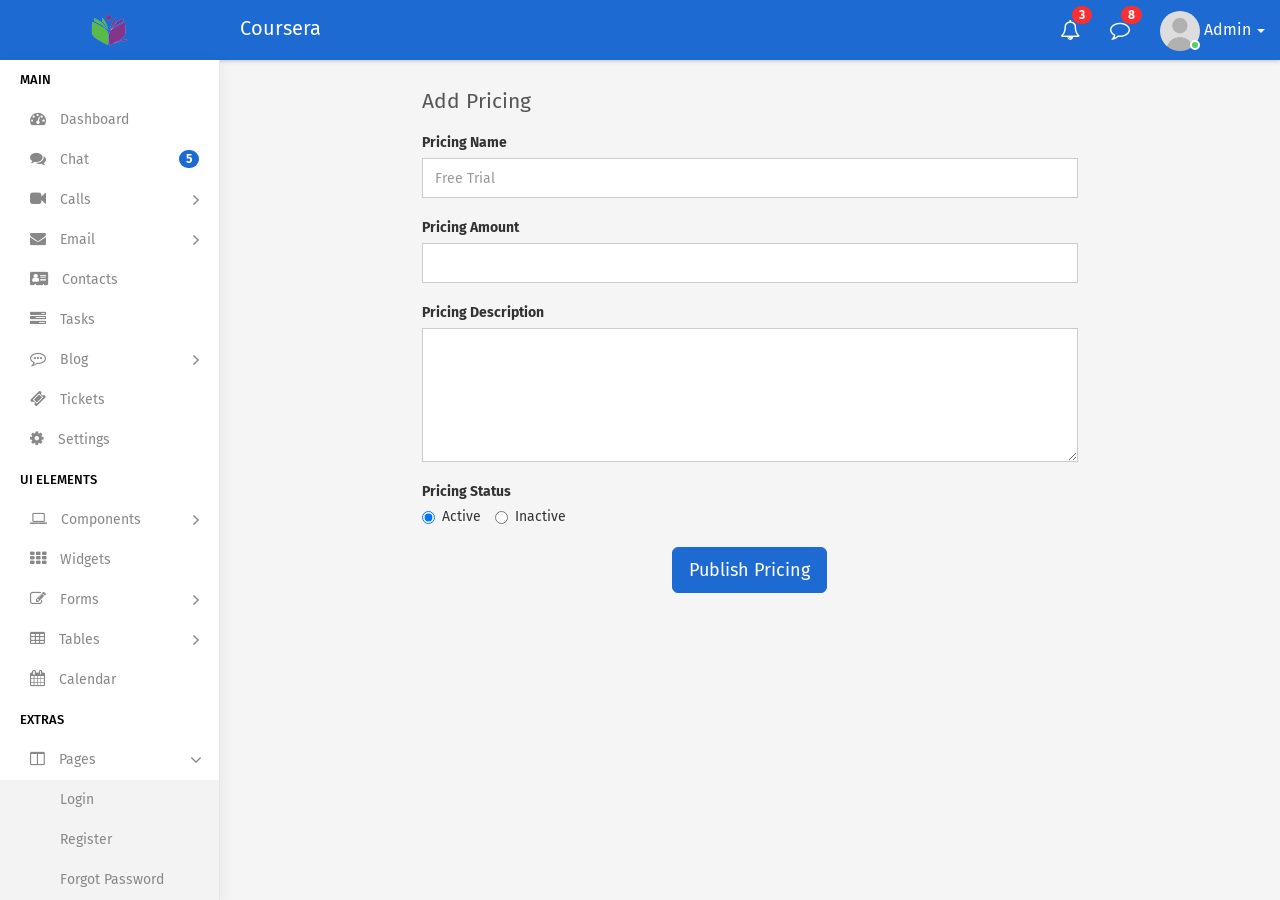
<file: website/add-pricing.html>
<!DOCTYPE html>
<html>

<head>
    <meta charset="utf-8">
    <meta name="viewport" content="width=device-width, initial-scale=1.0, user-scalable=0">
    <link rel="shortcut icon" type="image/x-icon" href="assets/img/favicon.png">
    <title>Coursera - Guided Project Template</title>
    <link href="https://fonts.googleapis.com/css?family=Fira+Sans:400,500,600,700" rel="stylesheet">
    <link rel="stylesheet" type="text/css" href="assets/css/bootstrap.min.css">
    <link rel="stylesheet" type="text/css" href="assets/css/font-awesome.min.css">
    <link rel="stylesheet" type="text/css" href="assets/css/style.css">
    <!--[if lt IE 9]>
		<script src="assets/js/html5shiv.min.js"></script>
		<script src="assets/js/respond.min.js"></script>
	<![endif]-->
</head>

<body>
    <div class="main-wrapper">
        <div class="header">
            <div class="header-left">
                <a href="index.html" class="logo">
                    <img src="assets/img/logo.png" width="40" height="40" alt="">
                </a>
            </div>
            <div class="page-title-box pull-left">
                <h3>Coursera</h3>
            </div>
            <a id="mobile_btn" class="mobile_btn pull-left" href="#sidebar"><i class="fa fa-bars" aria-hidden="true"></i></a>
            <ul class="nav navbar-nav navbar-right user-menu pull-right">
                <li class="dropdown hidden-xs">
                    <a href="#" class="dropdown-toggle" data-toggle="dropdown"><i class="fa fa-bell-o"></i> <span class="badge bg-primary pull-right">3</span></a>
                    <div class="dropdown-menu notifications">
                        <div class="topnav-dropdown-header">
                            <span>Notifications</span>
                        </div>
                        <div class="drop-scroll">
                            <ul class="media-list">
                                <li class="media notification-message">
                                    <a href="activities.html">
                                        <div class="media-left">
                                            <span class="avatar">
												<img alt="John Doe" src="assets/img/user.jpg" class="img-responsive img-circle">
											</span>
                                        </div>
                                        <div class="media-body">
                                            <p class="noti-details"><span class="noti-title">John Doe</span> added new task <span class="noti-title">Patient appointment booking</span></p>
                                            <p class="noti-time"><span class="notification-time">4 mins ago</span></p>
                                        </div>
                                    </a>
                                </li>
                                <li class="media notification-message">
                                    <a href="activities.html">
                                        <div class="media-left">
                                            <span class="avatar">V</span>
                                        </div>
                                        <div class="media-body">
                                            <p class="noti-details"><span class="noti-title">Tarah Shropshire</span> changed the task name <span class="noti-title">Appointment booking with payment gateway</span></p>
                                            <p class="noti-time"><span class="notification-time">6 mins ago</span></p>
                                        </div>
                                    </a>
                                </li>
                                <li class="media notification-message">
                                    <a href="activities.html">
                                        <div class="media-left">
                                            <span class="avatar">L</span>
                                        </div>
                                        <div class="media-body">
                                            <p class="noti-details"><span class="noti-title">Misty Tison</span> added <span class="noti-title">Domenic Houston</span> and <span class="noti-title">Claire Mapes</span> to project <span class="noti-title">Doctor available module</span></p>
                                            <p class="noti-time"><span class="notification-time">8 mins ago</span></p>
                                        </div>
                                    </a>
                                </li>
                                <li class="media notification-message">
                                    <a href="activities.html">
                                        <div class="media-left">
                                            <span class="avatar">G</span>
                                        </div>
                                        <div class="media-body">
                                            <p class="noti-details"><span class="noti-title">Rolland Webber</span> completed task <span class="noti-title">Patient and Doctor video conferencing</span></p>
                                            <p class="noti-time"><span class="notification-time">12 mins ago</span></p>
                                        </div>
                                    </a>
                                </li>
                                <li class="media notification-message">
                                    <a href="activities.html">
                                        <div class="media-left">
                                            <span class="avatar">V</span>
                                        </div>
                                        <div class="media-body">
                                            <p class="noti-details"><span class="noti-title">Bernardo Galaviz</span> added new task <span class="noti-title">Private chat module</span></p>
                                            <p class="noti-time"><span class="notification-time">2 days ago</span></p>
                                        </div>
                                    </a>
                                </li>
                            </ul>
                        </div>
                        <div class="topnav-dropdown-footer">
                            <a href="activities.html">View all Notifications</a>
                        </div>
                    </div>
                </li>
                <li class="dropdown hidden-xs">
                    <a href="javascript:;" id="open_msg_box" class="hasnotifications"><i class="fa fa-comment-o"></i> <span class="badge bg-primary pull-right">8</span></a>
                </li>
                <li class="dropdown">
                    <a href="profile.html" class="dropdown-toggle user-link" data-toggle="dropdown" title="Admin">
                        <span class="user-img"><img class="img-circle" src="assets/img/user.jpg" width="40" alt="Admin">
							<span class="status online"></span></span>
                        <span>Admin</span>
                        <i class="caret"></i>
                    </a>
                    <ul class="dropdown-menu">
                        <li><a href="profile.html">My Profile</a></li>
                        <li><a href="edit-profile.html">Edit Profile</a></li>
                        <li><a href="settings.html">Settings</a></li>
                        <li><a href="login.html">Logout</a></li>
                    </ul>
                </li>
            </ul>
            <div class="dropdown mobile-user-menu pull-right">
                <a href="#" class="dropdown-toggle" data-toggle="dropdown" aria-expanded="false"><i class="fa fa-ellipsis-v"></i></a>
                <ul class="dropdown-menu pull-right">
                    <li><a href="profile.html">My Profile</a></li>
                    <li><a href="edit-profile.html">Edit Profile</a></li>
                    <li><a href="settings.html">Settings</a></li>
                    <li><a href="login.html">Logout</a></li>
                </ul>
            </div>
        </div>
        <div class="sidebar" id="sidebar">
            <div class="sidebar-inner slimscroll">
                <div id="sidebar-menu" class="sidebar-menu">
                    <ul>
                        <li class="menu-title">Main</li>
                        <li>
                            <a href="index.html"><i class="fa fa-dashboard"></i> Dashboard</a>
                        </li>
                        <li>
                            <a href="chat.html"><i class="fa fa-comments" aria-hidden="true"></i> Chat <span class="badge bg-primary pull-right">5</span></a>
                        </li>
                        <li class="submenu">
                            <a href="#"><i class="fa fa-video-camera camera" aria-hidden="true"></i> <span> Calls</span> <span class="menu-arrow"></span></a>
                            <ul class="list-unstyled" style="display: none;">
                                <li><a href="voice-call.html">Voice Call</a></li>
                                <li><a href="video-call.html">Video Call</a></li>
                                <li><a href="incoming-call.html">Incoming Call</a></li>
                            </ul>
                        </li>
                        <li class="submenu">
                            <a href="#"><i class="fa fa-envelope" aria-hidden="true"></i> <span> Email</span> <span class="menu-arrow"></span></a>
                            <ul class="list-unstyled" style="display: none;">
                                <li><a href="compose.html">Compose Mail</a></li>
                                <li><a href="inbox.html">Inbox</a></li>
                                <li><a href="mail-view.html">Mail View</a></li>
                            </ul>
                        </li>
                        <li>
                            <a href="contacts.html"><i class="fa fa-address-card" aria-hidden="true"></i> Contacts</a>
                        </li>
                        <li>
                            <a href="tasks.html"><i class="fa fa-tasks" aria-hidden="true"></i> Tasks</a>
                        </li>
                        <li class="submenu">
                            <a href="#"><i class="fa fa-commenting-o" aria-hidden="true"></i> <span> Blog</span> <span class="menu-arrow"></span></a>
                            <ul class="list-unstyled" style="display: none;">
                                <li><a href="blog.html">Blog</a></li>
                                <li><a href="blog-details.html">Blog View</a></li>
                            </ul>
                        </li>
                        <li>
                            <a href="tickets.html"><i class="fa fa-ticket" aria-hidden="true"></i> Tickets</a>
                        </li>
                        <li>
                            <a href="settings.html"><i class="fa fa-cog" aria-hidden="true"></i> Settings</a>
                        </li>
                        <li class="menu-title">UI Elements</li>
                        <li class="submenu">
                            <a href="#"><i class="fa fa-laptop" aria-hidden="true"></i> <span> Components</span> <span class="menu-arrow"></span></a>
                            <ul class="list-unstyled" style="display: none;">
                                <li><a href="uikit.html">UI Kit</a></li>
                                <li><a href="typography.html">Typography</a></li>
                                <li><a href="tabs.html">Tabs</a></li>
                            </ul>
                        </li>
                        <li>
                            <a href="widgets.html"><i class="fa fa-th" aria-hidden="true"></i> Widgets</a>
                        </li>
                        <li class="submenu">
                            <a href="#"><i class="fa fa-edit" aria-hidden="true"></i> <span> Forms</span> <span class="menu-arrow"></span></a>
                            <ul class="list-unstyled" style="display: none;">
                                <li><a href="form-basic-inputs.html">Basic Inputs</a></li>
                                <li><a href="form-input-groups.html">Input Groups</a></li>
                                <li><a href="form-horizontal.html">Horizontal Form</a></li>
                                <li><a href="form-vertical.html">Vertical Form</a></li>
                            </ul>
                        </li>
                        <li class="submenu">
                            <a href="#"><i class="fa fa-table" aria-hidden="true"></i> <span> Tables</span> <span class="menu-arrow"></span></a>
                            <ul class="list-unstyled" style="display: none;">
                                <li><a href="tables-basic.html">Basic Tables</a></li>
                                <li><a href="tables-datatables.html">Data Table</a></li>
                            </ul>
                        </li>
                        <li>
                            <a href="calendar.html"><i class="fa fa-calendar" aria-hidden="true"></i> Calendar</a>
                        </li>
                        <li class="menu-title">Extras</li>
                        <li class="submenu">
                            <a href="#"><i class="fa fa-columns" aria-hidden="true"></i> <span>Pages</span> <span class="menu-arrow"></span></a>
                            <ul class="list-unstyled" style="display: none;">
                                <li><a href="login.html"> Login </a></li>
                                <li><a href="register.html"> Register </a></li>
                                <li><a href="forgot-password.html"> Forgot Password </a></li>
                                <li><a href="change-password2.html"> Change Password </a></li>
                                <li><a href="lock-screen.html"> Lock Screen </a></li>
                                <li><a href="profile.html"> Profile </a></li>
                                <li><a href="gallery.html"> Gallery </a></li>
                                <li><a class="active" href="pricing.html">Pricing</a></li>
                                <li><a href="error-404.html">404 Error </a></li>
                                <li><a href="error-500.html">500 Error </a></li>
                                <li><a href="coming-soon.html">Coming Soon </a></li>
                                <li><a href="blank-page.html"> Blank Page </a></li>
                            </ul>
                        </li>
                        <li class="submenu">
                            <a href="javascript:void(0);" class="noti-dot"><i class="fa fa-rocket" aria-hidden="true"></i> <span>CRM </span> <span class="menu-arrow"></span></a>
                            <ul style="display: none;">
                                <li class="submenu">
                                    <a href="#" class="noti-dot"><span> Employees</span> <span class="menu-arrow"></span></a>
                                    <ul class="list-unstyled" style="display: none;">
                                        <li><a href="employees.html">All Employees</a></li>
                                        <li><a href="holidays.html">Holidays</a></li>
                                        <li><a href="leaves.html"><span>Leave Requests</span> <span class="badge bg-primary pull-right">1</span></a></li>
                                        <li><a href="attendance.html">Attendance</a></li>
                                        <li><a href="departments.html">Departments</a></li>
                                        <li><a href="designations.html">Designations</a></li>
                                    </ul>
                                </li>
                                <li>
                                    <a href="clients.html">Clients</a>
                                </li>
                                <li>
                                    <a href="projects.html">Projects</a>
                                </li>
                                <li>
                                    <a href="tasks.html">Tasks</a>
                                </li>
                                <li>
                                    <a href="leads.html">Leads</a>
                                </li>
                                <li class="submenu">
                                    <a href="#"><span> Accounts </span> <span class="menu-arrow"></span></a>
                                    <ul class="list-unstyled" style="display: none;">
                                        <li><a href="estimates.html">Estimates</a></li>
                                        <li><a href="invoices.html">Invoices</a></li>
                                        <li><a href="payments.html">Payments</a></li>
                                        <li><a href="expenses.html">Expenses</a></li>
                                        <li><a href="provident-fund.html">Provident Fund</a></li>
                                        <li><a href="taxes.html">Taxes</a></li>
                                    </ul>
                                </li>
                                <li class="submenu">
                                    <a href="#"><span> Payroll </span> <span class="menu-arrow"></span></a>
                                    <ul class="list-unstyled" style="display: none;">
                                        <li><a href="salary.html"> Employee Salary </a></li>
                                        <li><a href="salary-view.html"> Payslip </a></li>
                                    </ul>
                                </li>
                                <li>
                                    <a href="worksheet.html">Timing Sheet</a>
                                </li>
                                <li>
                                    <a href="assets.html">Assets</a>
                                </li>
                                <li>
                                    <a href="activities.html">Activities</a>
                                </li>
                                <li>
                                    <a href="users.html">Users</a>
                                </li>
                                <li class="submenu">
                                    <a href="#"><span> Reports </span> <span class="menu-arrow"></span></a>
                                    <ul class="list-unstyled" style="display: none;">
                                        <li><a href="expense-reports.html"> Expense Report </a></li>
                                        <li><a href="invoice-reports.html"> Invoice Report </a></li>
                                    </ul>
                                </li>
                            </ul>
                        </li>
                        <li class="submenu">
                            <a href="#"><i class="fa fa-shopping-cart" aria-hidden="true"></i> <span> Ecommerce </span> <span class="menu-arrow"></span></a>
                            <ul class="list-unstyled" style="display: none;">
                                <li><a href="products.html"> Products </a></li>
                                <li><a href="products-list.html"> Products List </a></li>
                                <li><a href="product-details.html"> Product Details </a></li>
                                <li><a href="add-product.html"> Add Product </a></li>
                                <li><a href="edit-product.html"> Edit Product </a></li>
                                <li><a href="orders.html"> Orders </a></li>
                            </ul>
                        </li>
                        <li class="submenu">
                            <a href="javascript:void(0);"><i class="fa fa-share-alt" aria-hidden="true"></i> <span>Multi Level</span> <span class="menu-arrow"></span></a>
                            <ul style="display: none;">
                                <li class="submenu">
                                    <a href="javascript:void(0);"><span>Level 1</span> <span class="menu-arrow"></span></a>
                                    <ul style="display: none;">
                                        <li><a href="javascript:void(0);"><span>Level 2</span></a></li>
                                        <li class="submenu">
                                            <a href="javascript:void(0);"> <span> Level 2</span> <span class="menu-arrow"></span></a>
                                            <ul class="list-unstyled" style="display: none;">
                                                <li><a href="javascript:void(0);">Level 3</a></li>
                                                <li><a href="javascript:void(0);">Level 3</a></li>
                                            </ul>
                                        </li>
                                        <li><a href="javascript:void(0);"><span>Level 2</span></a></li>
                                    </ul>
                                </li>
                                <li>
                                    <a href="javascript:void(0);"><span>Level 1</span></a>
                                </li>
                            </ul>
                        </li>
                    </ul>
                </div>
            </div>
        </div>
        <div class="page-wrapper">
            <div class="content container-fluid">
                <div class="row">
                    <div class="col-md-8 col-md-offset-2">
                        <h4 class="page-title">Add Pricing</h4>
                    </div>
                </div>
                <div class="row">
                    <div class="col-md-8 col-md-offset-2">
                        <form>
                            <div class="form-group">
                                <label>Pricing Name</label>
                                <input class="form-control" type="text" placeholder="Free Trial">
                            </div>
                            <div class="form-group">
                                <label>Pricing Amount</label>
                                <input class="form-control" type="text">
                            </div>
                            <div class="form-group">
                                <label>Pricing Description</label>
                                <textarea cols="30" rows="6" class="form-control"></textarea>
                            </div>
                            <div class="form-group">
                                <label class="display-block">Pricing Status</label>
                                <label class="radio-inline">
                                    <input name="status" checked="checked" type="radio"> Active
                                </label>
                                <label class="radio-inline">
                                    <input name="status" type="radio"> Inactive
                                </label>
                            </div>
                            <div class="m-t-20 text-center">
                                <button class="btn btn-primary btn-lg">Publish Pricing</button>
                            </div>
                        </form>
                    </div>
                </div>
            </div>
            <div class="notification-box">
                <div class="msg-sidebar notifications msg-noti">
                    <div class="topnav-dropdown-header">
                        <span>Messages</span>
                    </div>
                    <div class="drop-scroll msg-list-scroll">
                        <ul class="list-box">
                            <li>
                                <a href="chat.html">
                                    <div class="list-item">
                                        <div class="list-left">
                                            <span class="avatar">R</span>
                                        </div>
                                        <div class="list-body">
                                            <span class="message-author">Richard Miles </span>
                                            <span class="message-time">12:28 AM</span>
                                            <div class="clearfix"></div>
                                            <span class="message-content">Lorem ipsum dolor sit amet, consectetur adipiscing</span>
                                        </div>
                                    </div>
                                </a>
                            </li>
                            <li>
                                <a href="chat.html">
                                    <div class="list-item new-message">
                                        <div class="list-left">
                                            <span class="avatar">J</span>
                                        </div>
                                        <div class="list-body">
                                            <span class="message-author">John Doe</span>
                                            <span class="message-time">1 Aug</span>
                                            <div class="clearfix"></div>
                                            <span class="message-content">Lorem ipsum dolor sit amet, consectetur adipiscing</span>
                                        </div>
                                    </div>
                                </a>
                            </li>
                            <li>
                                <a href="chat.html">
                                    <div class="list-item">
                                        <div class="list-left">
                                            <span class="avatar">T</span>
                                        </div>
                                        <div class="list-body">
                                            <span class="message-author"> Tarah Shropshire </span>
                                            <span class="message-time">12:28 AM</span>
                                            <div class="clearfix"></div>
                                            <span class="message-content">Lorem ipsum dolor sit amet, consectetur adipiscing</span>
                                        </div>
                                    </div>
                                </a>
                            </li>
                            <li>
                                <a href="chat.html">
                                    <div class="list-item">
                                        <div class="list-left">
                                            <span class="avatar">M</span>
                                        </div>
                                        <div class="list-body">
                                            <span class="message-author">Mike Litorus</span>
                                            <span class="message-time">12:28 AM</span>
                                            <div class="clearfix"></div>
                                            <span class="message-content">Lorem ipsum dolor sit amet, consectetur adipiscing</span>
                                        </div>
                                    </div>
                                </a>
                            </li>
                            <li>
                                <a href="chat.html">
                                    <div class="list-item">
                                        <div class="list-left">
                                            <span class="avatar">C</span>
                                        </div>
                                        <div class="list-body">
                                            <span class="message-author"> Catherine Manseau </span>
                                            <span class="message-time">12:28 AM</span>
                                            <div class="clearfix"></div>
                                            <span class="message-content">Lorem ipsum dolor sit amet, consectetur adipiscing</span>
                                        </div>
                                    </div>
                                </a>
                            </li>
                            <li>
                                <a href="chat.html">
                                    <div class="list-item">
                                        <div class="list-left">
                                            <span class="avatar">D</span>
                                        </div>
                                        <div class="list-body">
                                            <span class="message-author"> Domenic Houston </span>
                                            <span class="message-time">12:28 AM</span>
                                            <div class="clearfix"></div>
                                            <span class="message-content">Lorem ipsum dolor sit amet, consectetur adipiscing</span>
                                        </div>
                                    </div>
                                </a>
                            </li>
                            <li>
                                <a href="chat.html">
                                    <div class="list-item">
                                        <div class="list-left">
                                            <span class="avatar">B</span>
                                        </div>
                                        <div class="list-body">
                                            <span class="message-author"> Buster Wigton </span>
                                            <span class="message-time">12:28 AM</span>
                                            <div class="clearfix"></div>
                                            <span class="message-content">Lorem ipsum dolor sit amet, consectetur adipiscing</span>
                                        </div>
                                    </div>
                                </a>
                            </li>
                            <li>
                                <a href="chat.html">
                                    <div class="list-item">
                                        <div class="list-left">
                                            <span class="avatar">R</span>
                                        </div>
                                        <div class="list-body">
                                            <span class="message-author"> Rolland Webber </span>
                                            <span class="message-time">12:28 AM</span>
                                            <div class="clearfix"></div>
                                            <span class="message-content">Lorem ipsum dolor sit amet, consectetur adipiscing</span>
                                        </div>
                                    </div>
                                </a>
                            </li>
                            <li>
                                <a href="chat.html">
                                    <div class="list-item">
                                        <div class="list-left">
                                            <span class="avatar">C</span>
                                        </div>
                                        <div class="list-body">
                                            <span class="message-author"> Claire Mapes </span>
                                            <span class="message-time">12:28 AM</span>
                                            <div class="clearfix"></div>
                                            <span class="message-content">Lorem ipsum dolor sit amet, consectetur adipiscing</span>
                                        </div>
                                    </div>
                                </a>
                            </li>
                            <li>
                                <a href="chat.html">
                                    <div class="list-item">
                                        <div class="list-left">
                                            <span class="avatar">M</span>
                                        </div>
                                        <div class="list-body">
                                            <span class="message-author">Melita Faucher</span>
                                            <span class="message-time">12:28 AM</span>
                                            <div class="clearfix"></div>
                                            <span class="message-content">Lorem ipsum dolor sit amet, consectetur adipiscing</span>
                                        </div>
                                    </div>
                                </a>
                            </li>
                            <li>
                                <a href="chat.html">
                                    <div class="list-item">
                                        <div class="list-left">
                                            <span class="avatar">J</span>
                                        </div>
                                        <div class="list-body">
                                            <span class="message-author">Jeffery Lalor</span>
                                            <span class="message-time">12:28 AM</span>
                                            <div class="clearfix"></div>
                                            <span class="message-content">Lorem ipsum dolor sit amet, consectetur adipiscing</span>
                                        </div>
                                    </div>
                                </a>
                            </li>
                            <li>
                                <a href="chat.html">
                                    <div class="list-item">
                                        <div class="list-left">
                                            <span class="avatar">L</span>
                                        </div>
                                        <div class="list-body">
                                            <span class="message-author">Loren Gatlin</span>
                                            <span class="message-time">12:28 AM</span>
                                            <div class="clearfix"></div>
                                            <span class="message-content">Lorem ipsum dolor sit amet, consectetur adipiscing</span>
                                        </div>
                                    </div>
                                </a>
                            </li>
                            <li>
                                <a href="chat.html">
                                    <div class="list-item">
                                        <div class="list-left">
                                            <span class="avatar">T</span>
                                        </div>
                                        <div class="list-body">
                                            <span class="message-author">Tarah Shropshire</span>
                                            <span class="message-time">12:28 AM</span>
                                            <div class="clearfix"></div>
                                            <span class="message-content">Lorem ipsum dolor sit amet, consectetur adipiscing</span>
                                        </div>
                                    </div>
                                </a>
                            </li>
                        </ul>
                    </div>
                    <div class="topnav-dropdown-footer">
                        <a href="chat.html">See all messages</a>
                    </div>
                </div>
            </div>
        </div>
    </div>
    <div class="sidebar-overlay" data-reff=""></div>
    <script type="text/javascript" src="assets/js/jquery-3.2.1.min.js"></script>
    <script type="text/javascript" src="assets/js/bootstrap.min.js"></script>
    <script type="text/javascript" src="assets/js/jquery.slimscroll.js"></script>
    <script type="text/javascript" src="assets/js/app.js"></script>
</body>

</html>
</file>
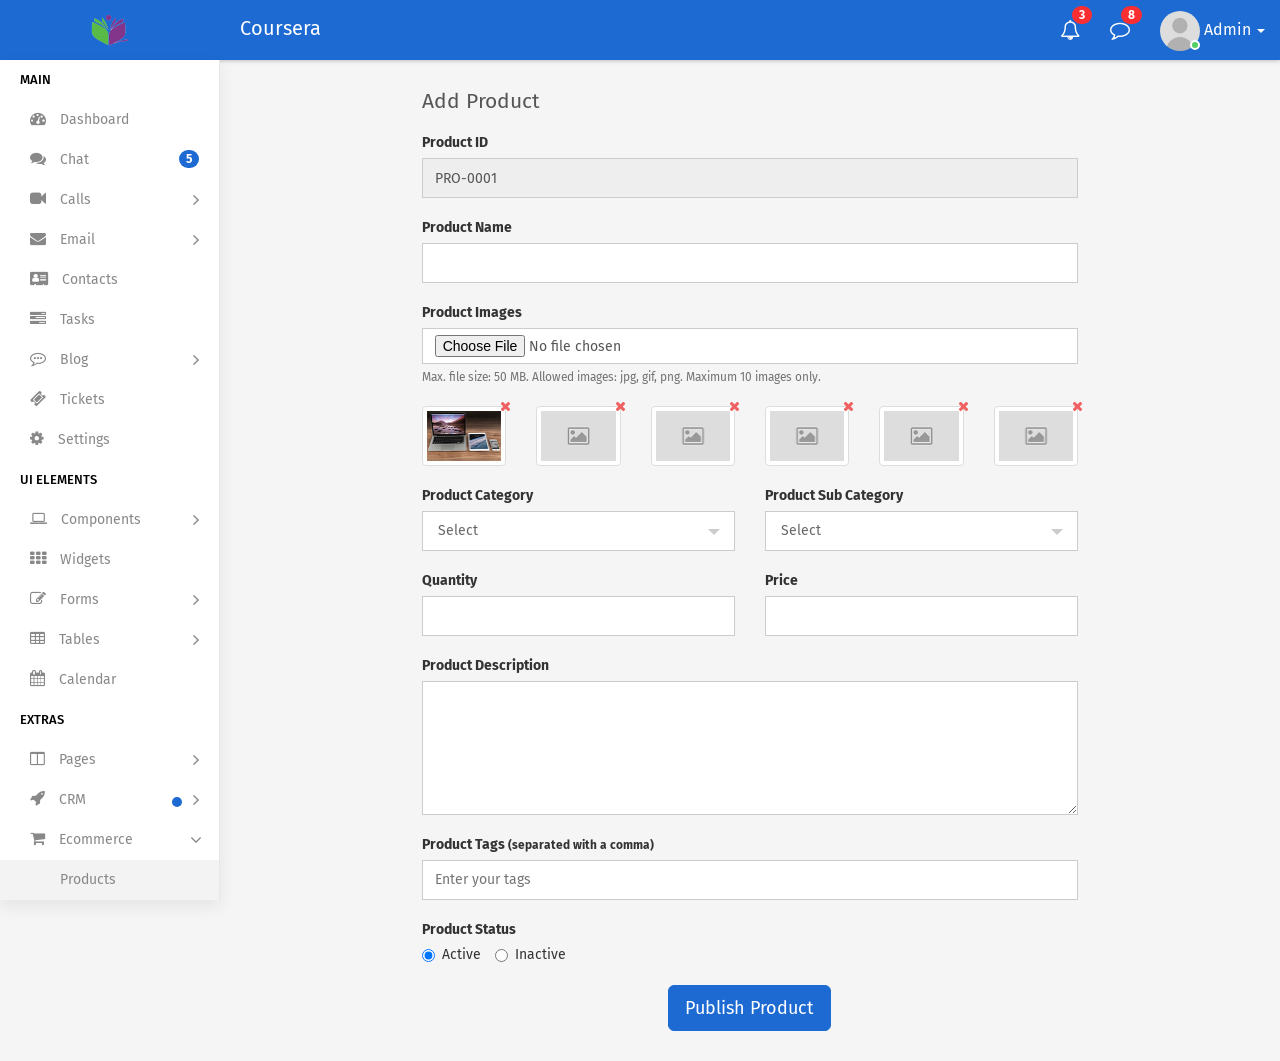
<file: website/add-product.html>
<!DOCTYPE html>
<html>

<head>
    <meta charset="utf-8">
    <meta name="viewport" content="width=device-width, initial-scale=1.0, user-scalable=0">
    <link rel="shortcut icon" type="image/x-icon" href="assets/img/favicon.png">
    <title>Coursera - Guided Project Template</title>
    <link href="https://fonts.googleapis.com/css?family=Fira+Sans:400,500,600,700" rel="stylesheet">
    <link rel="stylesheet" type="text/css" href="assets/css/bootstrap.min.css">
    <link rel="stylesheet" type="text/css" href="assets/css/font-awesome.min.css">
    <link rel="stylesheet" type="text/css" href="assets/css/select2.min.css">
    <link rel="stylesheet" type="text/css" href="assets/css/bootstrap-tagsinput.css">
    <link rel="stylesheet" type="text/css" href="assets/css/style.css">
    <!--[if lt IE 9]>
		<script src="assets/js/html5shiv.min.js"></script>
		<script src="assets/js/respond.min.js"></script>
	<![endif]-->
</head>

<body>
    <div class="main-wrapper">
        <div class="header">
            <div class="header-left">
                <a href="index.html" class="logo">
                    <img src="assets/img/logo.png" width="40" height="40" alt="">
                </a>
            </div>
            <div class="page-title-box pull-left">
                <h3>Coursera</h3>
            </div>
            <a id="mobile_btn" class="mobile_btn pull-left" href="#sidebar"><i class="fa fa-bars" aria-hidden="true"></i></a>
            <ul class="nav navbar-nav navbar-right user-menu pull-right">
                <li class="dropdown hidden-xs">
                    <a href="#" class="dropdown-toggle" data-toggle="dropdown"><i class="fa fa-bell-o"></i> <span class="badge bg-primary pull-right">3</span></a>
                    <div class="dropdown-menu notifications">
                        <div class="topnav-dropdown-header">
                            <span>Notifications</span>
                        </div>
                        <div class="drop-scroll">
                            <ul class="media-list">
                                <li class="media notification-message">
                                    <a href="activities.html">
                                        <div class="media-left">
                                            <span class="avatar">
												<img alt="John Doe" src="assets/img/user.jpg" class="img-responsive img-circle">
											</span>
                                        </div>
                                        <div class="media-body">
                                            <p class="noti-details"><span class="noti-title">John Doe</span> added new task <span class="noti-title">Patient appointment booking</span></p>
                                            <p class="noti-time"><span class="notification-time">4 mins ago</span></p>
                                        </div>
                                    </a>
                                </li>
                                <li class="media notification-message">
                                    <a href="activities.html">
                                        <div class="media-left">
                                            <span class="avatar">V</span>
                                        </div>
                                        <div class="media-body">
                                            <p class="noti-details"><span class="noti-title">Tarah Shropshire</span> changed the task name <span class="noti-title">Appointment booking with payment gateway</span></p>
                                            <p class="noti-time"><span class="notification-time">6 mins ago</span></p>
                                        </div>
                                    </a>
                                </li>
                                <li class="media notification-message">
                                    <a href="activities.html">
                                        <div class="media-left">
                                            <span class="avatar">L</span>
                                        </div>
                                        <div class="media-body">
                                            <p class="noti-details"><span class="noti-title">Misty Tison</span> added <span class="noti-title">Domenic Houston</span> and <span class="noti-title">Claire Mapes</span> to project <span class="noti-title">Doctor available module</span></p>
                                            <p class="noti-time"><span class="notification-time">8 mins ago</span></p>
                                        </div>
                                    </a>
                                </li>
                                <li class="media notification-message">
                                    <a href="activities.html">
                                        <div class="media-left">
                                            <span class="avatar">G</span>
                                        </div>
                                        <div class="media-body">
                                            <p class="noti-details"><span class="noti-title">Rolland Webber</span> completed task <span class="noti-title">Patient and Doctor video conferencing</span></p>
                                            <p class="noti-time"><span class="notification-time">12 mins ago</span></p>
                                        </div>
                                    </a>
                                </li>
                                <li class="media notification-message">
                                    <a href="activities.html">
                                        <div class="media-left">
                                            <span class="avatar">V</span>
                                        </div>
                                        <div class="media-body">
                                            <p class="noti-details"><span class="noti-title">Bernardo Galaviz</span> added new task <span class="noti-title">Private chat module</span></p>
                                            <p class="noti-time"><span class="notification-time">2 days ago</span></p>
                                        </div>
                                    </a>
                                </li>
                            </ul>
                        </div>
                        <div class="topnav-dropdown-footer">
                            <a href="activities.html">View all Notifications</a>
                        </div>
                    </div>
                </li>
                <li class="dropdown hidden-xs">
                    <a href="javascript:;" id="open_msg_box" class="hasnotifications"><i class="fa fa-comment-o"></i> <span class="badge bg-primary pull-right">8</span></a>
                </li>
                <li class="dropdown">
                    <a href="profile.html" class="dropdown-toggle user-link" data-toggle="dropdown" title="Admin">
                        <span class="user-img"><img class="img-circle" src="assets/img/user.jpg" width="40" alt="Admin">
							<span class="status online"></span></span>
                        <span>Admin</span>
                        <i class="caret"></i>
                    </a>
                    <ul class="dropdown-menu">
                        <li><a href="profile.html">My Profile</a></li>
                        <li><a href="edit-profile.html">Edit Profile</a></li>
                        <li><a href="settings.html">Settings</a></li>
                        <li><a href="login.html">Logout</a></li>
                    </ul>
                </li>
            </ul>
            <div class="dropdown mobile-user-menu pull-right">
                <a href="#" class="dropdown-toggle" data-toggle="dropdown" aria-expanded="false"><i class="fa fa-ellipsis-v"></i></a>
                <ul class="dropdown-menu pull-right">
                    <li><a href="profile.html">My Profile</a></li>
                    <li><a href="edit-profile.html">Edit Profile</a></li>
                    <li><a href="settings.html">Settings</a></li>
                    <li><a href="login.html">Logout</a></li>
                </ul>
            </div>
        </div>
        <div class="sidebar" id="sidebar">
            <div class="sidebar-inner slimscroll">
                <div id="sidebar-menu" class="sidebar-menu">
                    <ul>
                        <li class="menu-title">Main</li>
                        <li>
                            <a href="index.html"><i class="fa fa-dashboard"></i> Dashboard</a>
                        </li>
                        <li>
                            <a href="chat.html"><i class="fa fa-comments" aria-hidden="true"></i> Chat <span class="badge bg-primary pull-right">5</span></a>
                        </li>
                        <li class="submenu">
                            <a href="#"><i class="fa fa-video-camera camera" aria-hidden="true"></i> <span> Calls</span> <span class="menu-arrow"></span></a>
                            <ul class="list-unstyled" style="display: none;">
                                <li><a href="voice-call.html">Voice Call</a></li>
                                <li><a href="video-call.html">Video Call</a></li>
                                <li><a href="incoming-call.html">Incoming Call</a></li>
                            </ul>
                        </li>
                        <li class="submenu">
                            <a href="#"><i class="fa fa-envelope" aria-hidden="true"></i> <span> Email</span> <span class="menu-arrow"></span></a>
                            <ul class="list-unstyled" style="display: none;">
                                <li><a href="compose.html">Compose Mail</a></li>
                                <li><a href="inbox.html">Inbox</a></li>
                                <li><a href="mail-view.html">Mail View</a></li>
                            </ul>
                        </li>
                        <li>
                            <a href="contacts.html"><i class="fa fa-address-card" aria-hidden="true"></i> Contacts</a>
                        </li>
                        <li>
                            <a href="tasks.html"><i class="fa fa-tasks" aria-hidden="true"></i> Tasks</a>
                        </li>
                        <li class="submenu">
                            <a href="#"><i class="fa fa-commenting-o" aria-hidden="true"></i> <span> Blog</span> <span class="menu-arrow"></span></a>
                            <ul class="list-unstyled" style="display: none;">
                                <li><a href="blog.html">Blog</a></li>
                                <li><a href="blog-details.html">Blog View</a></li>
                            </ul>
                        </li>
                        <li>
                            <a href="tickets.html"><i class="fa fa-ticket" aria-hidden="true"></i> Tickets</a>
                        </li>
                        <li>
                            <a href="settings.html"><i class="fa fa-cog" aria-hidden="true"></i> Settings</a>
                        </li>
                        <li class="menu-title">UI Elements</li>
                        <li class="submenu">
                            <a href="#"><i class="fa fa-laptop" aria-hidden="true"></i> <span> Components</span> <span class="menu-arrow"></span></a>
                            <ul class="list-unstyled" style="display: none;">
                                <li><a href="uikit.html">UI Kit</a></li>
                                <li><a href="typography.html">Typography</a></li>
                                <li><a href="tabs.html">Tabs</a></li>
                            </ul>
                        </li>
                        <li>
                            <a href="widgets.html"><i class="fa fa-th" aria-hidden="true"></i> Widgets</a>
                        </li>
                        <li class="submenu">
                            <a href="#"><i class="fa fa-edit" aria-hidden="true"></i> <span> Forms</span> <span class="menu-arrow"></span></a>
                            <ul class="list-unstyled" style="display: none;">
                                <li><a href="form-basic-inputs.html">Basic Inputs</a></li>
                                <li><a href="form-input-groups.html">Input Groups</a></li>
                                <li><a href="form-horizontal.html">Horizontal Form</a></li>
                                <li><a href="form-vertical.html">Vertical Form</a></li>
                            </ul>
                        </li>
                        <li class="submenu">
                            <a href="#"><i class="fa fa-table" aria-hidden="true"></i> <span> Tables</span> <span class="menu-arrow"></span></a>
                            <ul class="list-unstyled" style="display: none;">
                                <li><a href="tables-basic.html">Basic Tables</a></li>
                                <li><a href="tables-datatables.html">Data Table</a></li>
                            </ul>
                        </li>
                        <li>
                            <a href="calendar.html"><i class="fa fa-calendar" aria-hidden="true"></i> Calendar</a>
                        </li>
                        <li class="menu-title">Extras</li>
                        <li class="submenu">
                            <a href="#"><i class="fa fa-columns" aria-hidden="true"></i> <span>Pages</span> <span class="menu-arrow"></span></a>
                            <ul class="list-unstyled" style="display: none;">
                                <li><a href="login.html"> Login </a></li>
                                <li><a href="register.html"> Register </a></li>
                                <li><a href="forgot-password.html"> Forgot Password </a></li>
                                <li><a href="change-password2.html"> Change Password </a></li>
                                <li><a href="lock-screen.html"> Lock Screen </a></li>
                                <li><a href="profile.html"> Profile </a></li>
                                <li><a href="gallery.html"> Gallery </a></li>
                                <li> <a href="pricing.html">Pricing</a></li>
                                <li><a href="error-404.html">404 Error </a></li>
                                <li><a href="error-500.html">500 Error </a></li>
                                <li><a href="coming-soon.html">Coming Soon </a></li>
                                <li><a href="blank-page.html"> Blank Page </a></li>
                            </ul>
                        </li>
                        <li class="submenu">
                            <a href="javascript:void(0);" class="noti-dot"><i class="fa fa-rocket" aria-hidden="true"></i> <span>CRM </span> <span class="menu-arrow"></span></a>
                            <ul style="display: none;">
                                <li class="submenu">
                                    <a href="#" class="noti-dot"><span> Employees</span> <span class="menu-arrow"></span></a>
                                    <ul class="list-unstyled" style="display: none;">
                                        <li><a href="employees.html">All Employees</a></li>
                                        <li><a href="holidays.html">Holidays</a></li>
                                        <li><a href="leaves.html"><span>Leave Requests</span> <span class="badge bg-primary pull-right">1</span></a></li>
                                        <li><a href="attendance.html">Attendance</a></li>
                                        <li><a href="departments.html">Departments</a></li>
                                        <li><a href="designations.html">Designations</a></li>
                                    </ul>
                                </li>
                                <li>
                                    <a href="clients.html">Clients</a>
                                </li>
                                <li>
                                    <a href="projects.html">Projects</a>
                                </li>
                                <li>
                                    <a href="tasks.html">Tasks</a>
                                </li>
                                <li>
                                    <a href="leads.html">Leads</a>
                                </li>
                                <li class="submenu">
                                    <a href="#"><span> Accounts </span> <span class="menu-arrow"></span></a>
                                    <ul class="list-unstyled" style="display: none;">
                                        <li><a href="estimates.html">Estimates</a></li>
                                        <li><a href="invoices.html">Invoices</a></li>
                                        <li><a href="payments.html">Payments</a></li>
                                        <li><a href="expenses.html">Expenses</a></li>
                                        <li><a href="provident-fund.html">Provident Fund</a></li>
                                        <li><a href="taxes.html">Taxes</a></li>
                                    </ul>
                                </li>
                                <li class="submenu">
                                    <a href="#"><span> Payroll </span> <span class="menu-arrow"></span></a>
                                    <ul class="list-unstyled" style="display: none;">
                                        <li><a href="salary.html"> Employee Salary </a></li>
                                        <li><a href="salary-view.html"> Payslip </a></li>
                                    </ul>
                                </li>
                                <li>
                                    <a href="worksheet.html">Timing Sheet</a>
                                </li>
                                <li>
                                    <a href="assets.html">Assets</a>
                                </li>
                                <li>
                                    <a href="activities.html">Activities</a>
                                </li>
                                <li>
                                    <a href="users.html">Users</a>
                                </li>
                                <li class="submenu">
                                    <a href="#"><span> Reports </span> <span class="menu-arrow"></span></a>
                                    <ul class="list-unstyled" style="display: none;">
                                        <li><a href="expense-reports.html"> Expense Report </a></li>
                                        <li><a href="invoice-reports.html"> Invoice Report </a></li>
                                    </ul>
                                </li>
                            </ul>
                        </li>
                        <li class="submenu">
                            <a href="#"><i class="fa fa-shopping-cart" aria-hidden="true"></i> <span> Ecommerce </span> <span class="menu-arrow"></span></a>
                            <ul class="list-unstyled" style="display: none;">
                                <li><a href="products.html"> Products </a></li>
                                <li><a href="products-list.html"> Products List </a></li>
                                <li><a href="product-details.html"> Product Details </a></li>
                                <li><a class="active" href="add-product.html"> Add Product </a></li>
                                <li><a href="edit-product.html"> Edit Product </a></li>
                                <li><a href="orders.html"> Orders </a></li>
                            </ul>
                        </li>
                        <li class="submenu">
                            <a href="javascript:void(0);"><i class="fa fa-share-alt" aria-hidden="true"></i> <span>Multi Level</span> <span class="menu-arrow"></span></a>
                            <ul style="display: none;">
                                <li class="submenu">
                                    <a href="javascript:void(0);"><span>Level 1</span> <span class="menu-arrow"></span></a>
                                    <ul style="display: none;">
                                        <li><a href="javascript:void(0);"><span>Level 2</span></a></li>
                                        <li class="submenu">
                                            <a href="javascript:void(0);"> <span> Level 2</span> <span class="menu-arrow"></span></a>
                                            <ul class="list-unstyled" style="display: none;">
                                                <li><a href="javascript:void(0);">Level 3</a></li>
                                                <li><a href="javascript:void(0);">Level 3</a></li>
                                            </ul>
                                        </li>
                                        <li><a href="javascript:void(0);"><span>Level 2</span></a></li>
                                    </ul>
                                </li>
                                <li>
                                    <a href="javascript:void(0);"><span>Level 1</span></a>
                                </li>
                            </ul>
                        </li>
                    </ul>
                </div>
            </div>
        </div>
        <div class="page-wrapper">
            <div class="content container-fluid">
                <div class="row">
                    <div class="col-md-8 col-md-offset-2">
                        <h4 class="page-title">Add Product</h4>
                    </div>
                </div>
                <div class="row">
                    <div class="col-md-8 col-md-offset-2">
                        <form>
                            <div class="form-group">
                                <label>Product ID</label>
                                <input class="form-control" type="text" value="PRO-0001" readonly="">
                            </div>
                            <div class="form-group">
                                <label>Product Name</label>
                                <input class="form-control" type="text">
                            </div>
                            <div class="form-group">
                                <label>Product Images</label>
                                <div>
                                    <input class="form-control" type="file">
                                    <small class="help-block">Max. file size: 50 MB. Allowed images: jpg, gif, png. Maximum 10 images only.</small>
                                </div>
                                <div class="row">
                                    <div class="col-md-4 col-sm-2 col-xs-4 col-lg-2">
                                        <div class="thumbnail product-thumbnail">
                                            <div class="thumb">
                                                <img src="assets/img/product/product-thumb-01.jpg" class="img-responsive" alt="">
                                            </div>
                                            <span class="product-remove" title="remove"><i class="fa fa-close"></i></span>
                                        </div>
                                    </div>
                                    <div class="col-md-4 col-sm-2 col-xs-4 col-lg-2">
                                        <div class="thumbnail product-thumbnail">
                                            <div class="thumb">
                                                <img src="assets/img/placeholder-thumb.jpg" class="img-responsive" alt="">
                                            </div>
                                            <span class="product-remove" title="remove"><i class="fa fa-close"></i></span>
                                        </div>
                                    </div>
                                    <div class="col-md-4 col-sm-2 col-xs-4 col-lg-2">
                                        <div class="thumbnail product-thumbnail">
                                            <div class="thumb">
                                                <img src="assets/img/placeholder-thumb.jpg" class="img-responsive" alt="">
                                            </div>
                                            <span class="product-remove" title="remove"><i class="fa fa-close"></i></span>
                                        </div>
                                    </div>
                                    <div class="col-md-4 col-sm-2 col-xs-4 col-lg-2">
                                        <div class="thumbnail product-thumbnail">
                                            <div class="thumb">
                                                <img src="assets/img/placeholder-thumb.jpg" class="img-responsive" alt="">
                                            </div>
                                            <span class="product-remove" title="remove"><i class="fa fa-close"></i></span>
                                        </div>
                                    </div>
                                    <div class="col-md-4 col-sm-2 col-xs-4 col-lg-2">
                                        <div class="thumbnail product-thumbnail">
                                            <div class="thumb">
                                                <img src="assets/img/placeholder-thumb.jpg" class="img-responsive" alt="">
                                            </div>
                                            <span class="product-remove" title="remove"><i class="fa fa-close"></i></span>
                                        </div>
                                    </div>
                                    <div class="col-md-4 col-sm-2 col-xs-4 col-lg-2">
                                        <div class="thumbnail product-thumbnail">
                                            <div class="thumb">
                                                <img src="assets/img/placeholder-thumb.jpg" class="img-responsive" alt="">
                                            </div>
                                            <span class="product-remove" title="remove"><i class="fa fa-close"></i></span>
                                        </div>
                                    </div>
                                </div>
                            </div>
                            <div class="row">
                                <div class="col-md-6">
                                    <div class="form-group">
                                        <label>Product Category</label>
                                        <select class="select">
                                            <option>Select</option>
                                            <option>Electronics</option>
                                            <option>Fashion</option>
                                            <option>Books</option>
                                            <option>Toys</option>
                                        </select>
                                    </div>
                                </div>
                                <div class="col-md-6">
                                    <div class="form-group">
                                        <label>Product Sub Category</label>
                                        <select class="select">
                                            <option>Select</option>
                                            <option>Televisions</option>
                                            <option>Headphones</option>
                                            <option>Clothing</option>
                                            <option>Shoes</option>
                                            <option>Toys & Games</option>
                                        </select>
                                    </div>
                                </div>
                            </div>
                            <div class="row">
                                <div class="col-md-6">
                                    <div class="form-group">
                                        <label>Quantity</label>
                                        <input class="form-control" type="text">
                                    </div>
                                </div>
                                <div class="col-md-6">
                                    <div class="form-group">
                                        <label>Price</label>
                                        <input class="form-control" type="text">
                                    </div>
                                </div>
                            </div>
                            <div class="form-group">
                                <label>Product Description</label>
                                <textarea cols="30" rows="6" class="form-control"></textarea>
                            </div>
                            <div class="form-group">
                                <label>Product Tags <small>(separated with a comma)</small></label>
                                <input type="text" placeholder="Enter your tags" data-role="tagsinput" class="form-control">
                            </div>
                            <div class="form-group">
                                <label class="display-block">Product Status</label>
                                <label class="radio-inline">
                                    <input name="status" checked="checked" type="radio"> Active
                                </label>
                                <label class="radio-inline">
                                    <input name="status" type="radio"> Inactive
                                </label>
                            </div>
                            <div class="m-t-20 text-center">
                                <button class="btn btn-primary btn-lg">Publish Product</button>
                            </div>
                        </form>
                    </div>
                </div>
            </div>
            <div class="notification-box">
                <div class="msg-sidebar notifications msg-noti">
                    <div class="topnav-dropdown-header">
                        <span>Messages</span>
                    </div>
                    <div class="drop-scroll msg-list-scroll">
                        <ul class="list-box">
                            <li>
                                <a href="chat.html">
                                    <div class="list-item">
                                        <div class="list-left">
                                            <span class="avatar">R</span>
                                        </div>
                                        <div class="list-body">
                                            <span class="message-author">Richard Miles </span>
                                            <span class="message-time">12:28 AM</span>
                                            <div class="clearfix"></div>
                                            <span class="message-content">Lorem ipsum dolor sit amet, consectetur adipiscing</span>
                                        </div>
                                    </div>
                                </a>
                            </li>
                            <li>
                                <a href="chat.html">
                                    <div class="list-item new-message">
                                        <div class="list-left">
                                            <span class="avatar">J</span>
                                        </div>
                                        <div class="list-body">
                                            <span class="message-author">John Doe</span>
                                            <span class="message-time">1 Aug</span>
                                            <div class="clearfix"></div>
                                            <span class="message-content">Lorem ipsum dolor sit amet, consectetur adipiscing</span>
                                        </div>
                                    </div>
                                </a>
                            </li>
                            <li>
                                <a href="chat.html">
                                    <div class="list-item">
                                        <div class="list-left">
                                            <span class="avatar">T</span>
                                        </div>
                                        <div class="list-body">
                                            <span class="message-author"> Tarah Shropshire </span>
                                            <span class="message-time">12:28 AM</span>
                                            <div class="clearfix"></div>
                                            <span class="message-content">Lorem ipsum dolor sit amet, consectetur adipiscing</span>
                                        </div>
                                    </div>
                                </a>
                            </li>
                            <li>
                                <a href="chat.html">
                                    <div class="list-item">
                                        <div class="list-left">
                                            <span class="avatar">M</span>
                                        </div>
                                        <div class="list-body">
                                            <span class="message-author">Mike Litorus</span>
                                            <span class="message-time">12:28 AM</span>
                                            <div class="clearfix"></div>
                                            <span class="message-content">Lorem ipsum dolor sit amet, consectetur adipiscing</span>
                                        </div>
                                    </div>
                                </a>
                            </li>
                            <li>
                                <a href="chat.html">
                                    <div class="list-item">
                                        <div class="list-left">
                                            <span class="avatar">C</span>
                                        </div>
                                        <div class="list-body">
                                            <span class="message-author"> Catherine Manseau </span>
                                            <span class="message-time">12:28 AM</span>
                                            <div class="clearfix"></div>
                                            <span class="message-content">Lorem ipsum dolor sit amet, consectetur adipiscing</span>
                                        </div>
                                    </div>
                                </a>
                            </li>
                            <li>
                                <a href="chat.html">
                                    <div class="list-item">
                                        <div class="list-left">
                                            <span class="avatar">D</span>
                                        </div>
                                        <div class="list-body">
                                            <span class="message-author"> Domenic Houston </span>
                                            <span class="message-time">12:28 AM</span>
                                            <div class="clearfix"></div>
                                            <span class="message-content">Lorem ipsum dolor sit amet, consectetur adipiscing</span>
                                        </div>
                                    </div>
                                </a>
                            </li>
                            <li>
                                <a href="chat.html">
                                    <div class="list-item">
                                        <div class="list-left">
                                            <span class="avatar">B</span>
                                        </div>
                                        <div class="list-body">
                                            <span class="message-author"> Buster Wigton </span>
                                            <span class="message-time">12:28 AM</span>
                                            <div class="clearfix"></div>
                                            <span class="message-content">Lorem ipsum dolor sit amet, consectetur adipiscing</span>
                                        </div>
                                    </div>
                                </a>
                            </li>
                            <li>
                                <a href="chat.html">
                                    <div class="list-item">
                                        <div class="list-left">
                                            <span class="avatar">R</span>
                                        </div>
                                        <div class="list-body">
                                            <span class="message-author"> Rolland Webber </span>
                                            <span class="message-time">12:28 AM</span>
                                            <div class="clearfix"></div>
                                            <span class="message-content">Lorem ipsum dolor sit amet, consectetur adipiscing</span>
                                        </div>
                                    </div>
                                </a>
                            </li>
                            <li>
                                <a href="chat.html">
                                    <div class="list-item">
                                        <div class="list-left">
                                            <span class="avatar">C</span>
                                        </div>
                                        <div class="list-body">
                                            <span class="message-author"> Claire Mapes </span>
                                            <span class="message-time">12:28 AM</span>
                                            <div class="clearfix"></div>
                                            <span class="message-content">Lorem ipsum dolor sit amet, consectetur adipiscing</span>
                                        </div>
                                    </div>
                                </a>
                            </li>
                            <li>
                                <a href="chat.html">
                                    <div class="list-item">
                                        <div class="list-left">
                                            <span class="avatar">M</span>
                                        </div>
                                        <div class="list-body">
                                            <span class="message-author">Melita Faucher</span>
                                            <span class="message-time">12:28 AM</span>
                                            <div class="clearfix"></div>
                                            <span class="message-content">Lorem ipsum dolor sit amet, consectetur adipiscing</span>
                                        </div>
                                    </div>
                                </a>
                            </li>
                            <li>
                                <a href="chat.html">
                                    <div class="list-item">
                                        <div class="list-left">
                                            <span class="avatar">J</span>
                                        </div>
                                        <div class="list-body">
                                            <span class="message-author">Jeffery Lalor</span>
                                            <span class="message-time">12:28 AM</span>
                                            <div class="clearfix"></div>
                                            <span class="message-content">Lorem ipsum dolor sit amet, consectetur adipiscing</span>
                                        </div>
                                    </div>
                                </a>
                            </li>
                            <li>
                                <a href="chat.html">
                                    <div class="list-item">
                                        <div class="list-left">
                                            <span class="avatar">L</span>
                                        </div>
                                        <div class="list-body">
                                            <span class="message-author">Loren Gatlin</span>
                                            <span class="message-time">12:28 AM</span>
                                            <div class="clearfix"></div>
                                            <span class="message-content">Lorem ipsum dolor sit amet, consectetur adipiscing</span>
                                        </div>
                                    </div>
                                </a>
                            </li>
                            <li>
                                <a href="chat.html">
                                    <div class="list-item">
                                        <div class="list-left">
                                            <span class="avatar">T</span>
                                        </div>
                                        <div class="list-body">
                                            <span class="message-author">Tarah Shropshire</span>
                                            <span class="message-time">12:28 AM</span>
                                            <div class="clearfix"></div>
                                            <span class="message-content">Lorem ipsum dolor sit amet, consectetur adipiscing</span>
                                        </div>
                                    </div>
                                </a>
                            </li>
                        </ul>
                    </div>
                    <div class="topnav-dropdown-footer">
                        <a href="chat.html">See all messages</a>
                    </div>
                </div>
            </div>
        </div>
    </div>
    <div class="sidebar-overlay" data-reff=""></div>
    <script type="text/javascript" src="assets/js/jquery-3.2.1.min.js"></script>
    <script type="text/javascript" src="assets/js/bootstrap.min.js"></script>
    <script type="text/javascript" src="assets/js/jquery.slimscroll.js"></script>
    <script type="text/javascript" src="assets/js/select2.min.js"></script>
    <script type="text/javascript" src="assets/js/bootstrap-tagsinput.js"></script>
    <script type="text/javascript" src="assets/js/app.js"></script>
</body>

</html>
</file>
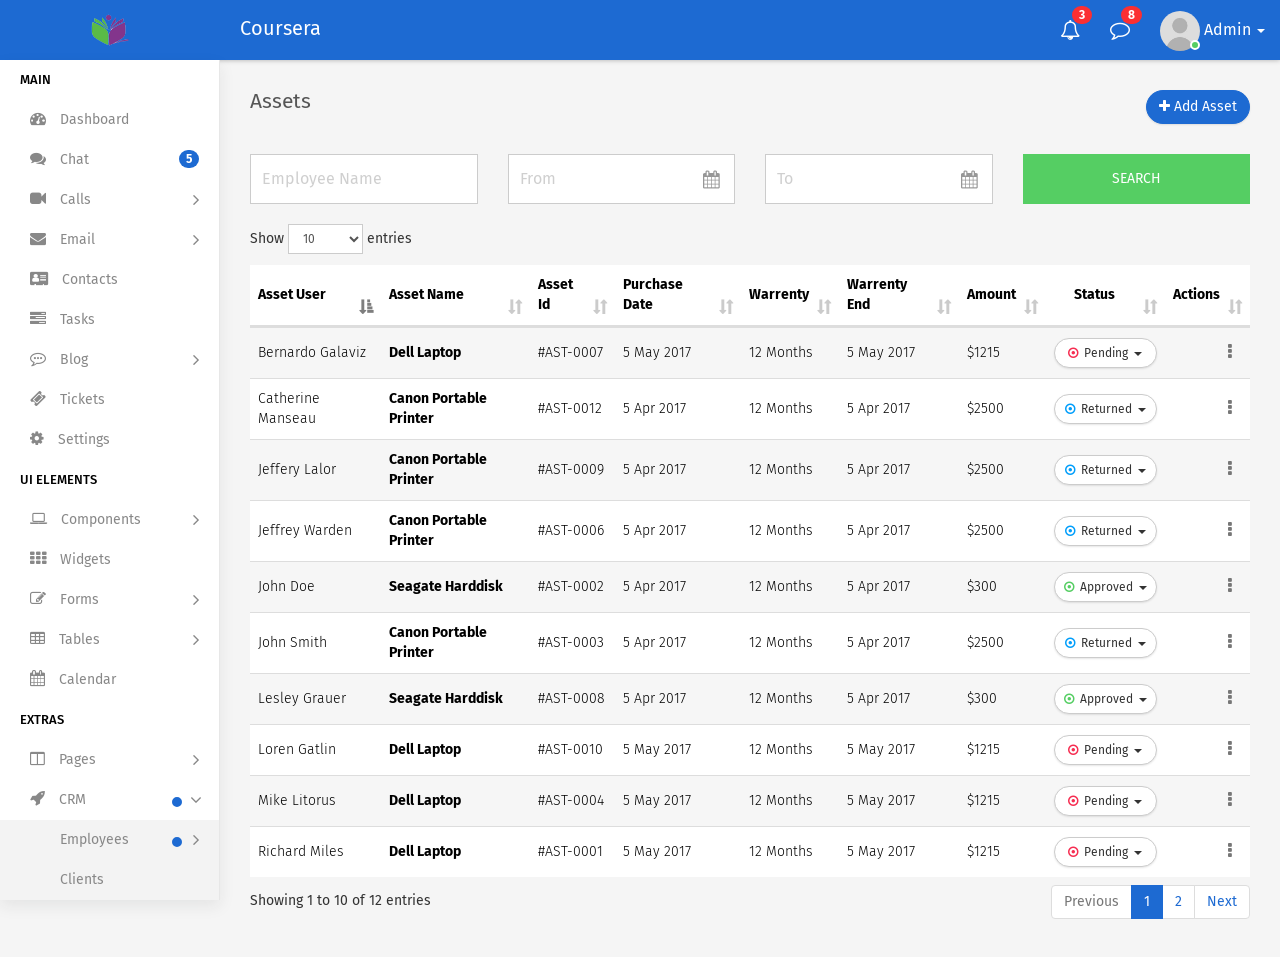
<file: website/assets.html>
<!DOCTYPE html>
<html>

<head>
    <meta charset="utf-8">
    <meta name="viewport" content="width=device-width, initial-scale=1.0, user-scalable=0">
    <link rel="shortcut icon" type="image/x-icon" href="assets/img/favicon.png">
    <title>Coursera - Guided Project Template</title>
    <link href="https://fonts.googleapis.com/css?family=Fira+Sans:400,500,600,700" rel="stylesheet">
    <link rel="stylesheet" type="text/css" href="assets/css/bootstrap.min.css">
    <link rel="stylesheet" type="text/css" href="assets/css/font-awesome.min.css">
    <link rel="stylesheet" type="text/css" href="assets/css/bootstrap-datetimepicker.min.css">
    <link rel="stylesheet" type="text/css" href="assets/css/dataTables.bootstrap.min.css">
    <link rel="stylesheet" type="text/css" href="assets/css/select2.min.css">
    <link rel="stylesheet" type="text/css" href="assets/css/style.css">
    <!--[if lt IE 9]>
		<script src="assets/js/html5shiv.min.js"></script>
		<script src="assets/js/respond.min.js"></script>
	<![endif]-->
</head>

<body>
    <div class="main-wrapper">
        <div class="header">
            <div class="header-left">
                <a href="index.html" class="logo">
                    <img src="assets/img/logo.png" width="40" height="40" alt="">
                </a>
            </div>
            <div class="page-title-box pull-left">
                <h3>Coursera</h3>
            </div>
            <a id="mobile_btn" class="mobile_btn pull-left" href="#sidebar"><i class="fa fa-bars" aria-hidden="true"></i></a>
            <ul class="nav navbar-nav navbar-right user-menu pull-right">
                <li class="dropdown hidden-xs">
                    <a href="#" class="dropdown-toggle" data-toggle="dropdown"><i class="fa fa-bell-o"></i> <span class="badge bg-primary pull-right">3</span></a>
                    <div class="dropdown-menu notifications">
                        <div class="topnav-dropdown-header">
                            <span>Notifications</span>
                        </div>
                        <div class="drop-scroll">
                            <ul class="media-list">
                                <li class="media notification-message">
                                    <a href="activities.html">
                                        <div class="media-left">
                                            <span class="avatar">
												<img alt="John Doe" src="assets/img/user.jpg" class="img-responsive img-circle">
											</span>
                                        </div>
                                        <div class="media-body">
                                            <p class="noti-details"><span class="noti-title">John Doe</span> added new task <span class="noti-title">Patient appointment booking</span></p>
                                            <p class="noti-time"><span class="notification-time">4 mins ago</span></p>
                                        </div>
                                    </a>
                                </li>
                                <li class="media notification-message">
                                    <a href="activities.html">
                                        <div class="media-left">
                                            <span class="avatar">V</span>
                                        </div>
                                        <div class="media-body">
                                            <p class="noti-details"><span class="noti-title">Tarah Shropshire</span> changed the task name <span class="noti-title">Appointment booking with payment gateway</span></p>
                                            <p class="noti-time"><span class="notification-time">6 mins ago</span></p>
                                        </div>
                                    </a>
                                </li>
                                <li class="media notification-message">
                                    <a href="activities.html">
                                        <div class="media-left">
                                            <span class="avatar">L</span>
                                        </div>
                                        <div class="media-body">
                                            <p class="noti-details"><span class="noti-title">Misty Tison</span> added <span class="noti-title">Domenic Houston</span> and <span class="noti-title">Claire Mapes</span> to project <span class="noti-title">Doctor available module</span></p>
                                            <p class="noti-time"><span class="notification-time">8 mins ago</span></p>
                                        </div>
                                    </a>
                                </li>
                                <li class="media notification-message">
                                    <a href="activities.html">
                                        <div class="media-left">
                                            <span class="avatar">G</span>
                                        </div>
                                        <div class="media-body">
                                            <p class="noti-details"><span class="noti-title">Rolland Webber</span> completed task <span class="noti-title">Patient and Doctor video conferencing</span></p>
                                            <p class="noti-time"><span class="notification-time">12 mins ago</span></p>
                                        </div>
                                    </a>
                                </li>
                                <li class="media notification-message">
                                    <a href="activities.html">
                                        <div class="media-left">
                                            <span class="avatar">V</span>
                                        </div>
                                        <div class="media-body">
                                            <p class="noti-details"><span class="noti-title">Bernardo Galaviz</span> added new task <span class="noti-title">Private chat module</span></p>
                                            <p class="noti-time"><span class="notification-time">2 days ago</span></p>
                                        </div>
                                    </a>
                                </li>
                            </ul>
                        </div>
                        <div class="topnav-dropdown-footer">
                            <a href="activities.html">View all Notifications</a>
                        </div>
                    </div>
                </li>
                <li class="dropdown hidden-xs">
                    <a href="javascript:;" id="open_msg_box" class="hasnotifications"><i class="fa fa-comment-o"></i> <span class="badge bg-primary pull-right">8</span></a>
                </li>
                <li class="dropdown">
                    <a href="profile.html" class="dropdown-toggle user-link" data-toggle="dropdown" title="Admin">
                        <span class="user-img"><img class="img-circle" src="assets/img/user.jpg" width="40" alt="Admin">
							<span class="status online"></span></span>
                        <span>Admin</span>
                        <i class="caret"></i>
                    </a>
                    <ul class="dropdown-menu">
                        <li><a href="profile.html">My Profile</a></li>
                        <li><a href="edit-profile.html">Edit Profile</a></li>
                        <li><a href="settings.html">Settings</a></li>
                        <li><a href="login.html">Logout</a></li>
                    </ul>
                </li>
            </ul>
            <div class="dropdown mobile-user-menu pull-right">
                <a href="#" class="dropdown-toggle" data-toggle="dropdown" aria-expanded="false"><i class="fa fa-ellipsis-v"></i></a>
                <ul class="dropdown-menu pull-right">
                    <li><a href="profile.html">My Profile</a></li>
                    <li><a href="edit-profile.html">Edit Profile</a></li>
                    <li><a href="settings.html">Settings</a></li>
                    <li><a href="login.html">Logout</a></li>
                </ul>
            </div>
        </div>
        <div class="sidebar" id="sidebar">
            <div class="sidebar-inner slimscroll">
                <div id="sidebar-menu" class="sidebar-menu">
                    <ul>
                        <li class="menu-title">Main</li>
                        <li>
                            <a href="index.html"><i class="fa fa-dashboard"></i> Dashboard</a>
                        </li>
                        <li>
                            <a href="chat.html"><i class="fa fa-comments" aria-hidden="true"></i> Chat <span class="badge bg-primary pull-right">5</span></a>
                        </li>
                        <li class="submenu">
                            <a href="#"><i class="fa fa-video-camera camera" aria-hidden="true"></i> <span> Calls</span> <span class="menu-arrow"></span></a>
                            <ul class="list-unstyled" style="display: none;">
                                <li><a href="voice-call.html">Voice Call</a></li>
                                <li><a href="video-call.html">Video Call</a></li>
                                <li><a href="incoming-call.html">Incoming Call</a></li>
                            </ul>
                        </li>
                        <li class="submenu">
                            <a href="#"><i class="fa fa-envelope" aria-hidden="true"></i> <span> Email</span> <span class="menu-arrow"></span></a>
                            <ul class="list-unstyled" style="display: none;">
                                <li><a href="compose.html">Compose Mail</a></li>
                                <li><a href="inbox.html">Inbox</a></li>
                                <li><a href="mail-view.html">Mail View</a></li>
                            </ul>
                        </li>
                        <li>
                            <a href="contacts.html"><i class="fa fa-address-card" aria-hidden="true"></i> Contacts</a>
                        </li>
                        <li>
                            <a href="tasks.html"><i class="fa fa-tasks" aria-hidden="true"></i> Tasks</a>
                        </li>
                        <li class="submenu">
                            <a href="#"><i class="fa fa-commenting-o" aria-hidden="true"></i> <span> Blog</span> <span class="menu-arrow"></span></a>
                            <ul class="list-unstyled" style="display: none;">
                                <li><a href="blog.html">Blog</a></li>
                                <li><a href="blog-details.html">Blog View</a></li>
                            </ul>
                        </li>
                        <li>
                            <a href="tickets.html"><i class="fa fa-ticket" aria-hidden="true"></i> Tickets</a>
                        </li>
                        <li>
                            <a href="settings.html"><i class="fa fa-cog" aria-hidden="true"></i> Settings</a>
                        </li>
                        <li class="menu-title">UI Elements</li>
                        <li class="submenu">
                            <a href="#"><i class="fa fa-laptop" aria-hidden="true"></i> <span> Components</span> <span class="menu-arrow"></span></a>
                            <ul class="list-unstyled" style="display: none;">
                                <li><a href="uikit.html">UI Kit</a></li>
                                <li><a href="typography.html">Typography</a></li>
                                <li><a href="tabs.html">Tabs</a></li>
                            </ul>
                        </li>
                        <li>
                            <a href="widgets.html"><i class="fa fa-th" aria-hidden="true"></i> Widgets</a>
                        </li>
                        <li class="submenu">
                            <a href="#"><i class="fa fa-edit" aria-hidden="true"></i> <span> Forms</span> <span class="menu-arrow"></span></a>
                            <ul class="list-unstyled" style="display: none;">
                                <li><a href="form-basic-inputs.html">Basic Inputs</a></li>
                                <li><a href="form-input-groups.html">Input Groups</a></li>
                                <li><a href="form-horizontal.html">Horizontal Form</a></li>
                                <li><a href="form-vertical.html">Vertical Form</a></li>
                            </ul>
                        </li>
                        <li class="submenu">
                            <a href="#"><i class="fa fa-table" aria-hidden="true"></i> <span> Tables</span> <span class="menu-arrow"></span></a>
                            <ul class="list-unstyled" style="display: none;">
                                <li><a href="tables-basic.html">Basic Tables</a></li>
                                <li><a href="tables-datatables.html">Data Table</a></li>
                            </ul>
                        </li>
                        <li>
                            <a href="calendar.html"><i class="fa fa-calendar" aria-hidden="true"></i> Calendar</a>
                        </li>
                        <li class="menu-title">Extras</li>
                        <li class="submenu">
                            <a href="#"><i class="fa fa-columns" aria-hidden="true"></i> <span>Pages</span> <span class="menu-arrow"></span></a>
                            <ul class="list-unstyled" style="display: none;">
                                <li><a href="login.html"> Login </a></li>
                                <li><a href="register.html"> Register </a></li>
                                <li><a href="forgot-password.html"> Forgot Password </a></li>
                                <li><a href="change-password2.html"> Change Password </a></li>
                                <li><a href="lock-screen.html"> Lock Screen </a></li>
                                <li><a href="profile.html"> Profile </a></li>
                                <li><a href="gallery.html"> Gallery </a></li>
                                <li><a href="pricing.html">Pricing</a></li>
                                <li><a href="error-404.html">404 Error </a></li>
                                <li><a href="error-500.html">500 Error </a></li>
                                <li><a href="coming-soon.html">Coming Soon </a></li>
                                <li><a href="blank-page.html"> Blank Page </a></li>
                            </ul>
                        </li>
                        <li class="submenu">
                            <a href="javascript:void(0);" class="noti-dot"><i class="fa fa-rocket" aria-hidden="true"></i> <span>CRM </span> <span class="menu-arrow"></span></a>
                            <ul style="display: none;">
                                <li class="submenu">
                                    <a href="#" class="noti-dot"><span> Employees</span> <span class="menu-arrow"></span></a>
                                    <ul class="list-unstyled" style="display: none;">
                                        <li><a href="employees.html">All Employees</a></li>
                                        <li><a href="holidays.html">Holidays</a></li>
                                        <li><a href="leaves.html"><span>Leave Requests</span> <span class="badge bg-primary pull-right">1</span></a></li>
                                        <li><a href="attendance.html">Attendance</a></li>
                                        <li><a href="departments.html">Departments</a></li>
                                        <li><a href="designations.html">Designations</a></li>
                                    </ul>
                                </li>
                                <li>
                                    <a href="clients.html">Clients</a>
                                </li>
                                <li>
                                    <a href="projects.html">Projects</a>
                                </li>
                                <li>
                                    <a href="tasks.html">Tasks</a>
                                </li>
                                <li>
                                    <a href="leads.html">Leads</a>
                                </li>
                                <li class="submenu">
                                    <a href="#"><span> Accounts </span> <span class="menu-arrow"></span></a>
                                    <ul class="list-unstyled" style="display: none;">
                                        <li><a href="estimates.html">Estimates</a></li>
                                        <li><a href="invoices.html">Invoices</a></li>
                                        <li><a href="payments.html">Payments</a></li>
                                        <li><a href="expenses.html">Expenses</a></li>
                                        <li><a href="provident-fund.html">Provident Fund</a></li>
                                        <li><a href="taxes.html">Taxes</a></li>
                                    </ul>
                                </li>
                                <li class="submenu">
                                    <a href="#"><span> Payroll </span> <span class="menu-arrow"></span></a>
                                    <ul class="list-unstyled" style="display: none;">
                                        <li><a href="salary.html"> Employee Salary </a></li>
                                        <li><a href="salary-view.html"> Payslip </a></li>
                                    </ul>
                                </li>
                                <li>
                                    <a href="worksheet.html">Timing Sheet</a>
                                </li>
                                <li>
                                    <a class="active" href="assets.html">Assets</a>
                                </li>
                                <li>
                                    <a href="activities.html">Activities</a>
                                </li>
                                <li>
                                    <a href="users.html">Users</a>
                                </li>
                                <li class="submenu">
                                    <a href="#"><span> Reports </span> <span class="menu-arrow"></span></a>
                                    <ul class="list-unstyled" style="display: none;">
                                        <li><a href="expense-reports.html"> Expense Report </a></li>
                                        <li><a href="invoice-reports.html"> Invoice Report </a></li>
                                    </ul>
                                </li>
                            </ul>
                        </li>
                        <li class="submenu">
                            <a href="#"><i class="fa fa-shopping-cart" aria-hidden="true"></i> <span>Ecommerce</span> <span class="menu-arrow"></span></a>
                            <ul class="list-unstyled" style="display: none;">
                                <li><a href="products.html"> Products </a></li>
                                <li><a href="products-list.html"> Products List </a></li>
                                <li><a href="product-details.html"> Product Details </a></li>
                                <li><a href="add-product.html"> Add Product </a></li>
                                <li><a href="edit-product.html"> Edit Product </a></li>
                                <li><a href="orders.html"> Orders </a></li>
                            </ul>
                        </li>
                        <li class="submenu">
                            <a href="javascript:void(0);"><i class="fa fa-share-alt" aria-hidden="true"></i> <span>Multi Level</span> <span class="menu-arrow"></span></a>
                            <ul style="display: none;">
                                <li class="submenu">
                                    <a href="javascript:void(0);"><span>Level 1</span> <span class="menu-arrow"></span></a>
                                    <ul style="display: none;">
                                        <li><a href="javascript:void(0);"><span>Level 2</span></a></li>
                                        <li class="submenu">
                                            <a href="javascript:void(0);"> <span> Level 2</span> <span class="menu-arrow"></span></a>
                                            <ul class="list-unstyled" style="display: none;">
                                                <li><a href="javascript:void(0);">Level 3</a></li>
                                                <li><a href="javascript:void(0);">Level 3</a></li>
                                            </ul>
                                        </li>
                                        <li><a href="javascript:void(0);"><span>Level 2</span></a></li>
                                    </ul>
                                </li>
                                <li>
                                    <a href="javascript:void(0);"><span>Level 1</span></a>
                                </li>
                            </ul>
                        </li>
                    </ul>
                </div>
            </div>
        </div>
        <div class="page-wrapper">
            <div class="content container-fluid">
                <div class="row">
                    <div class="col-xs-8">
                        <h4 class="page-title">Assets</h4>
                    </div>
                    <div class="col-xs-4 text-right m-b-30">
                        <a href="#" class="btn btn-primary rounded pull-right" data-toggle="modal" data-target="#add_asset"><i class="fa fa-plus"></i> Add Asset</a>
                    </div>
                </div>
                <div class="row filter-row">
                    <div class="col-sm-3 col-xs-6">
                        <div class="form-group form-focus">
                            <label class="control-label">Employee Name</label>
                            <input type="text" class="form-control floating">
                        </div>
                    </div>
                    <div class="col-sm-3 col-xs-6">
                        <div class="form-group form-focus">
							<label class="control-label">From</label>
							<div class="cal-icon">
								<input class="form-control floating datetimepicker" type="text">
							</div>
						</div>
					</div>
                    <div class="col-sm-3 col-xs-6">
						<div class="form-group form-focus">
							<label class="control-label">To</label>
							<div class="cal-icon">
								<input class="form-control floating datetimepicker" type="text">
							</div>
						</div>
					</div>
                    <div class="col-sm-3 col-xs-6">
                        <a href="#" class="btn btn-success btn-block"> Search </a>
                    </div>
                </div>
                <div class="row">
                    <div class="col-md-12">
                        <div class="table-responsive">
                            <table class="table table-striped custom-table m-b-0 datatable">
                                <thead>
                                    <tr>
                                        <th>Asset User</th>
                                        <th>Asset Name</th>
                                        <th>Asset Id</th>
                                        <th>Purchase Date</th>
                                        <th>Warrenty</th>
                                        <th>Warrenty End</th>
                                        <th>Amount</th>
                                        <th class="text-center">Status</th>
                                        <th class="text-right">Actions</th>
                                    </tr>
                                </thead>
                                <tbody>
                                    <tr>
                                        <td>Richard Miles</td>
                                        <td>
                                            <strong>Dell Laptop</strong>
                                        </td>
                                        <td>#AST-0001</td>
                                        <td>5 May 2017</td>
                                        <td>12 Months</td>
                                        <td>5 May 2017</td>
                                        <td>$1215</td>
                                        <td class="text-center">
                                            <div class="dropdown action-label">
                                                <a class="btn btn-white btn-sm rounded dropdown-toggle" href="#" data-toggle="dropdown" aria-expanded="false">
                                                    <i class="fa fa-dot-circle-o text-danger"></i> Pending <i class="caret"></i>
                                                </a>
                                                <ul class="dropdown-menu pull-right">
                                                    <li><a href="#"><i class="fa fa-dot-circle-o text-danger"></i> Pending</a></li>
                                                    <li><a href="#"><i class="fa fa-dot-circle-o text-success"></i> Approved</a></li>
                                                    <li><a href="#"><i class="fa fa-dot-circle-o text-info"></i> Returned</a></li>
                                                </ul>
                                            </div>
                                        </td>
                                        <td class="text-right">
                                            <div class="dropdown">
                                                <a href="#" class="action-icon dropdown-toggle" data-toggle="dropdown" aria-expanded="false"><i class="fa fa-ellipsis-v"></i></a>
                                                <ul class="dropdown-menu pull-right">
                                                    <li><a href="#" title="Edit" data-toggle="modal" data-target="#edit_asset"><i class="fa fa-pencil m-r-5"></i> Edit</a></li>
                                                    <li><a href="#" title="Delete" data-toggle="modal" data-target="#delete_asset"><i class="fa fa-trash-o m-r-5"></i> Delete</a></li>
                                                </ul>
                                            </div>
                                        </td>
                                    </tr>
                                    <tr>
                                        <td>John Doe</td>
                                        <td>
                                            <strong>Seagate Harddisk</strong>
                                        </td>
                                        <td>#AST-0002</td>
                                        <td>5 Apr 2017</td>
                                        <td>12 Months</td>
                                        <td>5 Apr 2017</td>
                                        <td>$300</td>
                                        <td class="text-center">
                                            <div class="dropdown action-label">
                                                <a class="btn btn-white btn-sm rounded dropdown-toggle" href="#" data-toggle="dropdown" aria-expanded="false">
                                                    <i class="fa fa-dot-circle-o text-success"></i> Approved <i class="caret"></i>
                                                </a>
                                                <ul class="dropdown-menu pull-right">
                                                    <li><a href="#"><i class="fa fa-dot-circle-o text-danger"></i> Pending</a></li>
                                                    <li><a href="#"><i class="fa fa-dot-circle-o text-success"></i> Approved</a></li>
                                                    <li><a href="#"><i class="fa fa-dot-circle-o text-info"></i> Returned</a></li>
                                                </ul>
                                            </div>
                                        </td>
                                        <td class="text-right">
                                            <div class="dropdown">
                                                <a href="#" class="action-icon dropdown-toggle" data-toggle="dropdown" aria-expanded="false"><i class="fa fa-ellipsis-v"></i></a>
                                                <ul class="dropdown-menu pull-right">
                                                    <li><a href="#" title="Edit" data-toggle="modal" data-target="#edit_asset"><i class="fa fa-pencil m-r-5"></i> Edit</a></li>
                                                    <li><a href="#" title="Delete" data-toggle="modal" data-target="#delete_asset"><i class="fa fa-trash-o m-r-5"></i> Delete</a></li>
                                                </ul>
                                            </div>
                                        </td>
                                    </tr>
                                    <tr>
                                        <td>John Smith</td>
                                        <td>
                                            <strong>Canon Portable Printer</strong>
                                        </td>
                                        <td>#AST-0003</td>
                                        <td>5 Apr 2017</td>
                                        <td>12 Months</td>
                                        <td>5 Apr 2017</td>
                                        <td>$2500</td>
                                        <td class="text-center">
                                            <div class="dropdown action-label">
                                                <a class="btn btn-white btn-sm rounded dropdown-toggle" href="#" data-toggle="dropdown" aria-expanded="false">
                                                    <i class="fa fa-dot-circle-o text-info"></i> Returned <i class="caret"></i>
                                                </a>
                                                <ul class="dropdown-menu pull-right">
                                                    <li><a href="#"><i class="fa fa-dot-circle-o text-danger"></i> Pending</a></li>
                                                    <li><a href="#"><i class="fa fa-dot-circle-o text-success"></i> Approved</a></li>
                                                    <li><a href="#"><i class="fa fa-dot-circle-o text-info"></i> Returned</a></li>
                                                </ul>
                                            </div>
                                        </td>
                                        <td class="text-right">
                                            <div class="dropdown">
                                                <a href="#" class="action-icon dropdown-toggle" data-toggle="dropdown" aria-expanded="false"><i class="fa fa-ellipsis-v"></i></a>
                                                <ul class="dropdown-menu pull-right">
                                                    <li><a href="#" title="Edit" data-toggle="modal" data-target="#edit_asset"><i class="fa fa-pencil m-r-5"></i> Edit</a></li>
                                                    <li><a href="#" title="Delete" data-toggle="modal" data-target="#delete_asset"><i class="fa fa-trash-o m-r-5"></i> Delete</a></li>
                                                </ul>
                                            </div>
                                        </td>
                                    </tr>
                                    <tr>
                                        <td>Mike Litorus</td>
                                        <td>
                                            <strong>Dell Laptop</strong>
                                        </td>
                                        <td>#AST-0004</td>
                                        <td>5 May 2017</td>
                                        <td>12 Months</td>
                                        <td>5 May 2017</td>
                                        <td>$1215</td>
                                        <td class="text-center">
                                            <div class="dropdown action-label">
                                                <a class="btn btn-white btn-sm rounded dropdown-toggle" href="#" data-toggle="dropdown" aria-expanded="false">
                                                    <i class="fa fa-dot-circle-o text-danger"></i> Pending <i class="caret"></i>
                                                </a>
                                                <ul class="dropdown-menu pull-right">
                                                    <li><a href="#"><i class="fa fa-dot-circle-o text-danger"></i> Pending</a></li>
                                                    <li><a href="#"><i class="fa fa-dot-circle-o text-success"></i> Approved</a></li>
                                                    <li><a href="#"><i class="fa fa-dot-circle-o text-info"></i> Returned</a></li>
                                                </ul>
                                            </div>
                                        </td>
                                        <td class="text-right">
                                            <div class="dropdown">
                                                <a href="#" class="action-icon dropdown-toggle" data-toggle="dropdown" aria-expanded="false"><i class="fa fa-ellipsis-v"></i></a>
                                                <ul class="dropdown-menu pull-right">
                                                    <li><a href="#" title="Edit" data-toggle="modal" data-target="#edit_asset"><i class="fa fa-pencil m-r-5"></i> Edit</a></li>
                                                    <li><a href="#" title="Delete" data-toggle="modal" data-target="#delete_asset"><i class="fa fa-trash-o m-r-5"></i> Delete</a></li>
                                                </ul>
                                            </div>
                                        </td>
                                    </tr>
                                    <tr>
                                        <td>Wilmer Deluna</td>
                                        <td>
                                            <strong>Seagate Harddisk</strong>
                                        </td>
                                        <td>#AST-0005</td>
                                        <td>5 Apr 2017</td>
                                        <td>12 Months</td>
                                        <td>5 Apr 2017</td>
                                        <td>$300</td>
                                        <td class="text-center">
                                            <div class="dropdown action-label">
                                                <a class="btn btn-white btn-sm rounded dropdown-toggle" href="#" data-toggle="dropdown" aria-expanded="false">
                                                    <i class="fa fa-dot-circle-o text-success"></i> Approved <i class="caret"></i>
                                                </a>
                                                <ul class="dropdown-menu pull-right">
                                                    <li><a href="#"><i class="fa fa-dot-circle-o text-danger"></i> Pending</a></li>
                                                    <li><a href="#"><i class="fa fa-dot-circle-o text-success"></i> Approved</a></li>
                                                    <li><a href="#"><i class="fa fa-dot-circle-o text-info"></i> Returned</a></li>
                                                </ul>
                                            </div>
                                        </td>
                                        <td class="text-right">
                                            <div class="dropdown">
                                                <a href="#" class="action-icon dropdown-toggle" data-toggle="dropdown" aria-expanded="false"><i class="fa fa-ellipsis-v"></i></a>
                                                <ul class="dropdown-menu pull-right">
                                                    <li><a href="#" title="Edit" data-toggle="modal" data-target="#edit_asset"><i class="fa fa-pencil m-r-5"></i> Edit</a></li>
                                                    <li><a href="#" title="Delete" data-toggle="modal" data-target="#delete_asset"><i class="fa fa-trash-o m-r-5"></i> Delete</a></li>
                                                </ul>
                                            </div>
                                        </td>
                                    </tr>
                                    <tr>
                                        <td>Jeffrey Warden</td>
                                        <td>
                                            <strong>Canon Portable Printer</strong>
                                        </td>
                                        <td>#AST-0006</td>
                                        <td>5 Apr 2017</td>
                                        <td>12 Months</td>
                                        <td>5 Apr 2017</td>
                                        <td>$2500</td>
                                        <td class="text-center">
                                            <div class="dropdown action-label">
                                                <a class="btn btn-white btn-sm rounded dropdown-toggle" href="#" data-toggle="dropdown" aria-expanded="false">
                                                    <i class="fa fa-dot-circle-o text-info"></i> Returned <i class="caret"></i>
                                                </a>
                                                <ul class="dropdown-menu pull-right">
                                                    <li><a href="#"><i class="fa fa-dot-circle-o text-danger"></i> Pending</a></li>
                                                    <li><a href="#"><i class="fa fa-dot-circle-o text-success"></i> Approved</a></li>
                                                    <li><a href="#"><i class="fa fa-dot-circle-o text-info"></i> Returned</a></li>
                                                </ul>
                                            </div>
                                        </td>
                                        <td class="text-right">
                                            <div class="dropdown">
                                                <a href="#" class="action-icon dropdown-toggle" data-toggle="dropdown" aria-expanded="false"><i class="fa fa-ellipsis-v"></i></a>
                                                <ul class="dropdown-menu pull-right">
                                                    <li><a href="#" title="Edit" data-toggle="modal" data-target="#edit_asset"><i class="fa fa-pencil m-r-5"></i> Edit</a></li>
                                                    <li><a href="#" title="Delete" data-toggle="modal" data-target="#delete_asset"><i class="fa fa-trash-o m-r-5"></i> Delete</a></li>
                                                </ul>
                                            </div>
                                        </td>
                                    </tr>
                                    <tr>
                                        <td>Bernardo Galaviz</td>
                                        <td>
                                            <strong>Dell Laptop</strong>
                                        </td>
                                        <td>#AST-0007</td>
                                        <td>5 May 2017</td>
                                        <td>12 Months</td>
                                        <td>5 May 2017</td>
                                        <td>$1215</td>
                                        <td class="text-center">
                                            <div class="dropdown action-label">
                                                <a class="btn btn-white btn-sm rounded dropdown-toggle" href="#" data-toggle="dropdown" aria-expanded="false">
                                                    <i class="fa fa-dot-circle-o text-danger"></i> Pending <i class="caret"></i>
                                                </a>
                                                <ul class="dropdown-menu pull-right">
                                                    <li><a href="#"><i class="fa fa-dot-circle-o text-danger"></i> Pending</a></li>
                                                    <li><a href="#"><i class="fa fa-dot-circle-o text-success"></i> Approved</a></li>
                                                    <li><a href="#"><i class="fa fa-dot-circle-o text-info"></i> Returned</a></li>
                                                </ul>
                                            </div>
                                        </td>
                                        <td class="text-right">
                                            <div class="dropdown">
                                                <a href="#" class="action-icon dropdown-toggle" data-toggle="dropdown" aria-expanded="false"><i class="fa fa-ellipsis-v"></i></a>
                                                <ul class="dropdown-menu pull-right">
                                                    <li><a href="#" title="Edit" data-toggle="modal" data-target="#edit_asset"><i class="fa fa-pencil m-r-5"></i> Edit</a></li>
                                                    <li><a href="#" title="Delete" data-toggle="modal" data-target="#delete_asset"><i class="fa fa-trash-o m-r-5"></i> Delete</a></li>
                                                </ul>
                                            </div>
                                        </td>
                                    </tr>
                                    <tr>
                                        <td>Lesley Grauer</td>
                                        <td>
                                            <strong>Seagate Harddisk</strong>
                                        </td>
                                        <td>#AST-0008</td>
                                        <td>5 Apr 2017</td>
                                        <td>12 Months</td>
                                        <td>5 Apr 2017</td>
                                        <td>$300</td>
                                        <td class="text-center">
                                            <div class="dropdown action-label">
                                                <a class="btn btn-white btn-sm rounded dropdown-toggle" href="#" data-toggle="dropdown" aria-expanded="false">
                                                    <i class="fa fa-dot-circle-o text-success"></i> Approved <i class="caret"></i>
                                                </a>
                                                <ul class="dropdown-menu pull-right">
                                                    <li><a href="#"><i class="fa fa-dot-circle-o text-danger"></i> Pending</a></li>
                                                    <li><a href="#"><i class="fa fa-dot-circle-o text-success"></i> Approved</a></li>
                                                    <li><a href="#"><i class="fa fa-dot-circle-o text-info"></i> Returned</a></li>
                                                </ul>
                                            </div>
                                        </td>
                                        <td class="text-right">
                                            <div class="dropdown">
                                                <a href="#" class="action-icon dropdown-toggle" data-toggle="dropdown" aria-expanded="false"><i class="fa fa-ellipsis-v"></i></a>
                                                <ul class="dropdown-menu pull-right">
                                                    <li><a href="#" title="Edit" data-toggle="modal" data-target="#edit_asset"><i class="fa fa-pencil m-r-5"></i> Edit</a></li>
                                                    <li><a href="#" title="Delete" data-toggle="modal" data-target="#delete_asset"><i class="fa fa-trash-o m-r-5"></i> Delete</a></li>
                                                </ul>
                                            </div>
                                        </td>
                                    </tr>
                                    <tr>
                                        <td>Jeffery Lalor</td>
                                        <td>
                                            <strong>Canon Portable Printer</strong>
                                        </td>
                                        <td>#AST-0009</td>
                                        <td>5 Apr 2017</td>
                                        <td>12 Months</td>
                                        <td>5 Apr 2017</td>
                                        <td>$2500</td>
                                        <td class="text-center">
                                            <div class="dropdown action-label">
                                                <a class="btn btn-white btn-sm rounded dropdown-toggle" href="#" data-toggle="dropdown" aria-expanded="false">
                                                    <i class="fa fa-dot-circle-o text-info"></i> Returned <i class="caret"></i>
                                                </a>
                                                <ul class="dropdown-menu pull-right">
                                                    <li><a href="#"><i class="fa fa-dot-circle-o text-danger"></i> Pending</a></li>
                                                    <li><a href="#"><i class="fa fa-dot-circle-o text-success"></i> Approved</a></li>
                                                    <li><a href="#"><i class="fa fa-dot-circle-o text-info"></i> Returned</a></li>
                                                </ul>
                                            </div>
                                        </td>
                                        <td class="text-right">
                                            <div class="dropdown">
                                                <a href="#" class="action-icon dropdown-toggle" data-toggle="dropdown" aria-expanded="false"><i class="fa fa-ellipsis-v"></i></a>
                                                <ul class="dropdown-menu pull-right">
                                                    <li><a href="#" title="Edit" data-toggle="modal" data-target="#edit_asset"><i class="fa fa-pencil m-r-5"></i> Edit</a></li>
                                                    <li><a href="#" title="Delete" data-toggle="modal" data-target="#delete_asset"><i class="fa fa-trash-o m-r-5"></i> Delete</a></li>
                                                </ul>
                                            </div>
                                        </td>
                                    </tr>
                                    <tr>
                                        <td>Loren Gatlin</td>
                                        <td>
                                            <strong>Dell Laptop</strong>
                                        </td>
                                        <td>#AST-0010</td>
                                        <td>5 May 2017</td>
                                        <td>12 Months</td>
                                        <td>5 May 2017</td>
                                        <td>$1215</td>
                                        <td class="text-center">
                                            <div class="dropdown action-label">
                                                <a class="btn btn-white btn-sm rounded dropdown-toggle" href="#" data-toggle="dropdown" aria-expanded="false">
                                                    <i class="fa fa-dot-circle-o text-danger"></i> Pending <i class="caret"></i>
                                                </a>
                                                <ul class="dropdown-menu pull-right">
                                                    <li><a href="#"><i class="fa fa-dot-circle-o text-danger"></i> Pending</a></li>
                                                    <li><a href="#"><i class="fa fa-dot-circle-o text-success"></i> Approved</a></li>
                                                    <li><a href="#"><i class="fa fa-dot-circle-o text-info"></i> Returned</a></li>
                                                </ul>
                                            </div>
                                        </td>
                                        <td class="text-right">
                                            <div class="dropdown">
                                                <a href="#" class="action-icon dropdown-toggle" data-toggle="dropdown" aria-expanded="false"><i class="fa fa-ellipsis-v"></i></a>
                                                <ul class="dropdown-menu pull-right">
                                                    <li><a href="#" title="Edit" data-toggle="modal" data-target="#edit_asset"><i class="fa fa-pencil m-r-5"></i> Edit</a></li>
                                                    <li><a href="#" title="Delete" data-toggle="modal" data-target="#delete_asset"><i class="fa fa-trash-o m-r-5"></i> Delete</a></li>
                                                </ul>
                                            </div>
                                        </td>
                                    </tr>
                                    <tr>
                                        <td>Tarah Shropshire</td>
                                        <td>
                                            <strong>Seagate Harddisk</strong>
                                        </td>
                                        <td>#AST-0011</td>
                                        <td>5 Apr 2017</td>
                                        <td>12 Months</td>
                                        <td>5 Apr 2017</td>
                                        <td>$300</td>
                                        <td class="text-center">
                                            <div class="dropdown action-label">
                                                <a class="btn btn-white btn-sm rounded dropdown-toggle" href="#" data-toggle="dropdown" aria-expanded="false">
                                                    <i class="fa fa-dot-circle-o text-success"></i> Approved <i class="caret"></i>
                                                </a>
                                                <ul class="dropdown-menu pull-right">
                                                    <li><a href="#"><i class="fa fa-dot-circle-o text-danger"></i> Pending</a></li>
                                                    <li><a href="#"><i class="fa fa-dot-circle-o text-success"></i> Approved</a></li>
                                                    <li><a href="#"><i class="fa fa-dot-circle-o text-info"></i> Returned</a></li>
                                                </ul>
                                            </div>
                                        </td>
                                        <td class="text-right">
                                            <div class="dropdown">
                                                <a href="#" class="action-icon dropdown-toggle" data-toggle="dropdown" aria-expanded="false"><i class="fa fa-ellipsis-v"></i></a>
                                                <ul class="dropdown-menu pull-right">
                                                    <li><a href="#" title="Edit" data-toggle="modal" data-target="#edit_asset"><i class="fa fa-pencil m-r-5"></i> Edit</a></li>
                                                    <li><a href="#" title="Delete" data-toggle="modal" data-target="#delete_asset"><i class="fa fa-trash-o m-r-5"></i> Delete</a></li>
                                                </ul>
                                            </div>
                                        </td>
                                    </tr>
                                    <tr>
                                        <td>Catherine Manseau</td>
                                        <td>
                                            <strong>Canon Portable Printer</strong>
                                        </td>
                                        <td>#AST-0012</td>
                                        <td>5 Apr 2017</td>
                                        <td>12 Months</td>
                                        <td>5 Apr 2017</td>
                                        <td>$2500</td>
                                        <td class="text-center">
                                            <div class="dropdown action-label">
                                                <a class="btn btn-white btn-sm rounded dropdown-toggle" href="#" data-toggle="dropdown" aria-expanded="false">
                                                    <i class="fa fa-dot-circle-o text-info"></i> Returned <i class="caret"></i>
                                                </a>
                                                <ul class="dropdown-menu pull-right">
                                                    <li><a href="#"><i class="fa fa-dot-circle-o text-danger"></i> Pending</a></li>
                                                    <li><a href="#"><i class="fa fa-dot-circle-o text-success"></i> Approved</a></li>
                                                    <li><a href="#"><i class="fa fa-dot-circle-o text-info"></i> Returned</a></li>
                                                </ul>
                                            </div>
                                        </td>
                                        <td class="text-right">
                                            <div class="dropdown">
                                                <a href="#" class="action-icon dropdown-toggle" data-toggle="dropdown" aria-expanded="false"><i class="fa fa-ellipsis-v"></i></a>
                                                <ul class="dropdown-menu pull-right">
                                                    <li><a href="#" title="Edit" data-toggle="modal" data-target="#edit_asset"><i class="fa fa-pencil m-r-5"></i> Edit</a></li>
                                                    <li><a href="#" title="Delete" data-toggle="modal" data-target="#delete_asset"><i class="fa fa-trash-o m-r-5"></i> Delete</a></li>
                                                </ul>
                                            </div>
                                        </td>
                                    </tr>
                                </tbody>
                            </table>
                        </div>
                    </div>
                </div>
            </div>
            <div class="notification-box">
                <div class="msg-sidebar notifications msg-noti">
                    <div class="topnav-dropdown-header">
                        <span>Messages</span>
                    </div>
                    <div class="drop-scroll msg-list-scroll">
                        <ul class="list-box">
                            <li>
                                <a href="chat.html">
                                    <div class="list-item">
                                        <div class="list-left">
                                            <span class="avatar">R</span>
                                        </div>
                                        <div class="list-body">
                                            <span class="message-author">Richard Miles </span>
                                            <span class="message-time">12:28 AM</span>
                                            <div class="clearfix"></div>
                                            <span class="message-content">Lorem ipsum dolor sit amet, consectetur adipiscing</span>
                                        </div>
                                    </div>
                                </a>
                            </li>
                            <li>
                                <a href="chat.html">
                                    <div class="list-item new-message">
                                        <div class="list-left">
                                            <span class="avatar">J</span>
                                        </div>
                                        <div class="list-body">
                                            <span class="message-author">John Doe</span>
                                            <span class="message-time">1 Aug</span>
                                            <div class="clearfix"></div>
                                            <span class="message-content">Lorem ipsum dolor sit amet, consectetur adipiscing</span>
                                        </div>
                                    </div>
                                </a>
                            </li>
                            <li>
                                <a href="chat.html">
                                    <div class="list-item">
                                        <div class="list-left">
                                            <span class="avatar">T</span>
                                        </div>
                                        <div class="list-body">
                                            <span class="message-author"> Tarah Shropshire </span>
                                            <span class="message-time">12:28 AM</span>
                                            <div class="clearfix"></div>
                                            <span class="message-content">Lorem ipsum dolor sit amet, consectetur adipiscing</span>
                                        </div>
                                    </div>
                                </a>
                            </li>
                            <li>
                                <a href="chat.html">
                                    <div class="list-item">
                                        <div class="list-left">
                                            <span class="avatar">M</span>
                                        </div>
                                        <div class="list-body">
                                            <span class="message-author">Mike Litorus</span>
                                            <span class="message-time">12:28 AM</span>
                                            <div class="clearfix"></div>
                                            <span class="message-content">Lorem ipsum dolor sit amet, consectetur adipiscing</span>
                                        </div>
                                    </div>
                                </a>
                            </li>
                            <li>
                                <a href="chat.html">
                                    <div class="list-item">
                                        <div class="list-left">
                                            <span class="avatar">C</span>
                                        </div>
                                        <div class="list-body">
                                            <span class="message-author"> Catherine Manseau </span>
                                            <span class="message-time">12:28 AM</span>
                                            <div class="clearfix"></div>
                                            <span class="message-content">Lorem ipsum dolor sit amet, consectetur adipiscing</span>
                                        </div>
                                    </div>
                                </a>
                            </li>
                            <li>
                                <a href="chat.html">
                                    <div class="list-item">
                                        <div class="list-left">
                                            <span class="avatar">D</span>
                                        </div>
                                        <div class="list-body">
                                            <span class="message-author"> Domenic Houston </span>
                                            <span class="message-time">12:28 AM</span>
                                            <div class="clearfix"></div>
                                            <span class="message-content">Lorem ipsum dolor sit amet, consectetur adipiscing</span>
                                        </div>
                                    </div>
                                </a>
                            </li>
                            <li>
                                <a href="chat.html">
                                    <div class="list-item">
                                        <div class="list-left">
                                            <span class="avatar">B</span>
                                        </div>
                                        <div class="list-body">
                                            <span class="message-author"> Buster Wigton </span>
                                            <span class="message-time">12:28 AM</span>
                                            <div class="clearfix"></div>
                                            <span class="message-content">Lorem ipsum dolor sit amet, consectetur adipiscing</span>
                                        </div>
                                    </div>
                                </a>
                            </li>
                            <li>
                                <a href="chat.html">
                                    <div class="list-item">
                                        <div class="list-left">
                                            <span class="avatar">R</span>
                                        </div>
                                        <div class="list-body">
                                            <span class="message-author"> Rolland Webber </span>
                                            <span class="message-time">12:28 AM</span>
                                            <div class="clearfix"></div>
                                            <span class="message-content">Lorem ipsum dolor sit amet, consectetur adipiscing</span>
                                        </div>
                                    </div>
                                </a>
                            </li>
                            <li>
                                <a href="chat.html">
                                    <div class="list-item">
                                        <div class="list-left">
                                            <span class="avatar">C</span>
                                        </div>
                                        <div class="list-body">
                                            <span class="message-author"> Claire Mapes </span>
                                            <span class="message-time">12:28 AM</span>
                                            <div class="clearfix"></div>
                                            <span class="message-content">Lorem ipsum dolor sit amet, consectetur adipiscing</span>
                                        </div>
                                    </div>
                                </a>
                            </li>
                            <li>
                                <a href="chat.html">
                                    <div class="list-item">
                                        <div class="list-left">
                                            <span class="avatar">M</span>
                                        </div>
                                        <div class="list-body">
                                            <span class="message-author">Melita Faucher</span>
                                            <span class="message-time">12:28 AM</span>
                                            <div class="clearfix"></div>
                                            <span class="message-content">Lorem ipsum dolor sit amet, consectetur adipiscing</span>
                                        </div>
                                    </div>
                                </a>
                            </li>
                            <li>
                                <a href="chat.html">
                                    <div class="list-item">
                                        <div class="list-left">
                                            <span class="avatar">J</span>
                                        </div>
                                        <div class="list-body">
                                            <span class="message-author">Jeffery Lalor</span>
                                            <span class="message-time">12:28 AM</span>
                                            <div class="clearfix"></div>
                                            <span class="message-content">Lorem ipsum dolor sit amet, consectetur adipiscing</span>
                                        </div>
                                    </div>
                                </a>
                            </li>
                            <li>
                                <a href="chat.html">
                                    <div class="list-item">
                                        <div class="list-left">
                                            <span class="avatar">L</span>
                                        </div>
                                        <div class="list-body">
                                            <span class="message-author">Loren Gatlin</span>
                                            <span class="message-time">12:28 AM</span>
                                            <div class="clearfix"></div>
                                            <span class="message-content">Lorem ipsum dolor sit amet, consectetur adipiscing</span>
                                        </div>
                                    </div>
                                </a>
                            </li>
                            <li>
                                <a href="chat.html">
                                    <div class="list-item">
                                        <div class="list-left">
                                            <span class="avatar">T</span>
                                        </div>
                                        <div class="list-body">
                                            <span class="message-author">Tarah Shropshire</span>
                                            <span class="message-time">12:28 AM</span>
                                            <div class="clearfix"></div>
                                            <span class="message-content">Lorem ipsum dolor sit amet, consectetur adipiscing</span>
                                        </div>
                                    </div>
                                </a>
                            </li>
                        </ul>
                    </div>
                    <div class="topnav-dropdown-footer">
                        <a href="chat.html">See all messages</a>
                    </div>
                </div>
            </div>
        </div>
        <div id="delete_asset" class="modal custom-modal fade" role="dialog">
            <div class="modal-dialog">
                <div class="modal-content modal-md">
                    <div class="modal-header">
                        <h4 class="modal-title">Delete Asset</h4>
                    </div>
                    <form>
                        <div class="modal-body card-box">
                            <p>Are you sure want to delete this asset?</p>
                            <div class="m-t-20"> <a href="#" class="btn btn-default" data-dismiss="modal">Close</a>
                                <button type="submit" class="btn btn-danger">Delete</button>
                            </div>
                        </div>
                    </form>
                </div>
            </div>
        </div>
        <div id="add_asset" class="modal custom-modal fade" role="dialog">
            <div class="modal-dialog">
                <button type="button" class="close" data-dismiss="modal">&times;</button>
                <div class="modal-content modal-md">
                    <div class="modal-header">
                        <h4 class="modal-title">Add Asset</h4>
                    </div>
                    <div class="modal-body">
                        <form>
                            <div class="row">
                                <div class="col-md-6">
                                    <div class="form-group">
                                        <label>Asset Name</label>
                                        <input class="form-control" type="text">
                                    </div>
                                </div>
                                <div class="col-md-6">
                                    <div class="form-group">
                                        <label>Asset Id</label>
                                        <input class="form-control" type="text">
                                    </div>
                                </div>
                            </div>
                            <div class="row">
                                <div class="col-md-6">
                                    <div class="form-group">
                                        <label>Purchase Date</label>
                                        <input class="form-control" type="text">
                                    </div>
                                </div>
                                <div class="col-md-6">
                                    <div class="form-group">
                                        <label>Purchase From</label>
                                        <input class="form-control" type="text">
                                    </div>
                                </div>
                            </div>
                            <div class="row">
                                <div class="col-md-6">
                                    <div class="form-group">
                                        <label>Manufacturer</label>
                                        <input class="form-control" type="text">
                                    </div>
                                </div>
                                <div class="col-md-6">
                                    <div class="form-group">
                                        <label>Model</label>
                                        <input class="form-control" type="text">
                                    </div>
                                </div>
                            </div>
                            <div class="row">
                                <div class="col-md-6">
                                    <div class="form-group">
                                        <label>Serial Number</label>
                                        <input class="form-control" type="text">
                                    </div>
                                </div>
                                <div class="col-md-6">
                                    <div class="form-group">
                                        <label>Supplier</label>
                                        <input class="form-control" type="text">
                                    </div>
                                </div>
                                <div class="col-md-6">
                                    <div class="form-group">
                                        <label>Condition</label>
                                        <input class="form-control" type="text">
                                    </div>
                                </div>
                                <div class="col-md-6">
                                    <div class="form-group">
                                        <label>Warranty</label>
                                        <input class="form-control" type="text" placeholder="In Months">
                                    </div>
                                </div>
                            </div>
                            <div class="row">
                                <div class="col-md-6">
                                    <div class="form-group">
                                        <label>Value</label>
                                        <input class="form-control" type="text" placeholder="$1800">
                                    </div>
                                </div>
                                <div class="col-md-6">
                                    <div class="form-group">
                                        <label>Asset User</label>
                                        <select class="select">
                                            <option>John Doe</option>
                                            <option>Richard Miles</option>
                                        </select>
                                    </div>
                                </div>
                                <div class="col-md-12">
                                    <div class="form-group">
                                        <label>Description</label>
                                        <textarea class="form-control"></textarea>
                                    </div>
                                </div>
                                <div class="col-md-6">
                                    <div class="form-group">
                                        <label>Status</label>
                                        <select class="select">
                                            <option>Pending</option>
                                            <option>Approved</option>
                                            <option>Deployed</option>
                                            <option>Damaged</option>
                                        </select>
                                    </div>
                                </div>
                            </div>
                            <div class="m-t-20 text-center">
                                <button class="btn btn-primary btn-lg">Add Asset</button>
                            </div>
                        </form>
                    </div>
                </div>
            </div>
        </div>
        <div id="edit_asset" class="modal custom-modal fade" role="dialog">
            <div class="modal-dialog">
                <button type="button" class="close" data-dismiss="modal">&times;</button>
                <div class="modal-content modal-md">
                    <div class="modal-header">
                        <h4 class="modal-title">Edit Asset</h4>
                    </div>
                    <div class="modal-body">
                        <form>
                            <div class="row">
                                <div class="col-md-6">
                                    <div class="form-group">
                                        <label>Asset Name</label>
                                        <input class="form-control" type="text" value="Dell Laptop">
                                    </div>
                                </div>
                                <div class="col-md-6">
                                    <div class="form-group">
                                        <label>Asset Id</label>
                                        <input class="form-control" type="text" value="#AST-0001" readonly>
                                    </div>
                                </div>
                            </div>
                            <div class="row">
                                <div class="col-md-6">
                                    <div class="form-group">
                                        <label>Purchase Date</label>
                                        <input class="form-control" type="text">
                                    </div>
                                </div>
                                <div class="col-md-6">
                                    <div class="form-group">
                                        <label>Purchase From</label>
                                        <input class="form-control" type="text">
                                    </div>
                                </div>
                            </div>
                            <div class="row">
                                <div class="col-md-6">
                                    <div class="form-group">
                                        <label>Manufacturer</label>
                                        <input class="form-control" type="text">
                                    </div>
                                </div>
                                <div class="col-md-6">
                                    <div class="form-group">
                                        <label>Model</label>
                                        <input class="form-control" type="text">
                                    </div>
                                </div>
                            </div>
                            <div class="row">
                                <div class="col-md-6">
                                    <div class="form-group">
                                        <label>Serial Number</label>
                                        <input class="form-control" type="text">
                                    </div>
                                </div>
                                <div class="col-md-6">
                                    <div class="form-group">
                                        <label>Supplier</label>
                                        <input class="form-control" type="text">
                                    </div>
                                </div>
                                <div class="col-md-6">
                                    <div class="form-group">
                                        <label>Condition</label>
                                        <input class="form-control" type="text">
                                    </div>
                                </div>
                                <div class="col-md-6">
                                    <div class="form-group">
                                        <label>Warranty</label>
                                        <input class="form-control" type="text" placeholder="In Months">
                                    </div>
                                </div>
                            </div>
                            <div class="row">
                                <div class="col-md-6">
                                    <div class="form-group">
                                        <label>Value</label>
                                        <input placeholder="$1800" class="form-control" type="text">
                                    </div>
                                </div>
                                <div class="col-md-6">
                                    <div class="form-group">
                                        <label>Asset User</label>
                                        <select class="select">
                                            <option>John Doe</option>
                                            <option>Richard Miles</option>
                                        </select>
                                    </div>
                                </div>
                                <div class="col-md-12">
                                    <div class="form-group">
                                        <label>Description</label>
                                        <textarea class="form-control"></textarea>
                                    </div>
                                </div>
                                <div class="col-md-6">
                                    <div class="form-group">
                                        <label>Status</label>
                                        <select class="select">
                                            <option>Pending</option>
                                            <option>Approved</option>
                                            <option>Deployed</option>
                                            <option>Damaged</option>
                                        </select>
                                    </div>
                                </div>
                            </div>
                            <div class="m-t-20 text-center">
                                <button class="btn btn-primary btn-lg">Save Changes</button>
                            </div>
                        </form>
                    </div>
                </div>
            </div>
        </div>
    </div>
    <div class="sidebar-overlay" data-reff=""></div>
    <script type="text/javascript" src="assets/js/jquery-3.2.1.min.js"></script>
    <script type="text/javascript" src="assets/js/bootstrap.min.js"></script>
    <script type="text/javascript" src="assets/js/jquery.dataTables.min.js"></script>
    <script type="text/javascript" src="assets/js/dataTables.bootstrap.min.js"></script>
    <script type="text/javascript" src="assets/js/jquery.slimscroll.js"></script>
    <script type="text/javascript" src="assets/js/select2.min.js"></script>
    <script type="text/javascript" src="assets/js/moment.min.js"></script>
    <script type="text/javascript" src="assets/js/bootstrap-datetimepicker.min.js"></script>
    <script type="text/javascript" src="assets/js/app.js"></script>
</body>

</html>
</file>
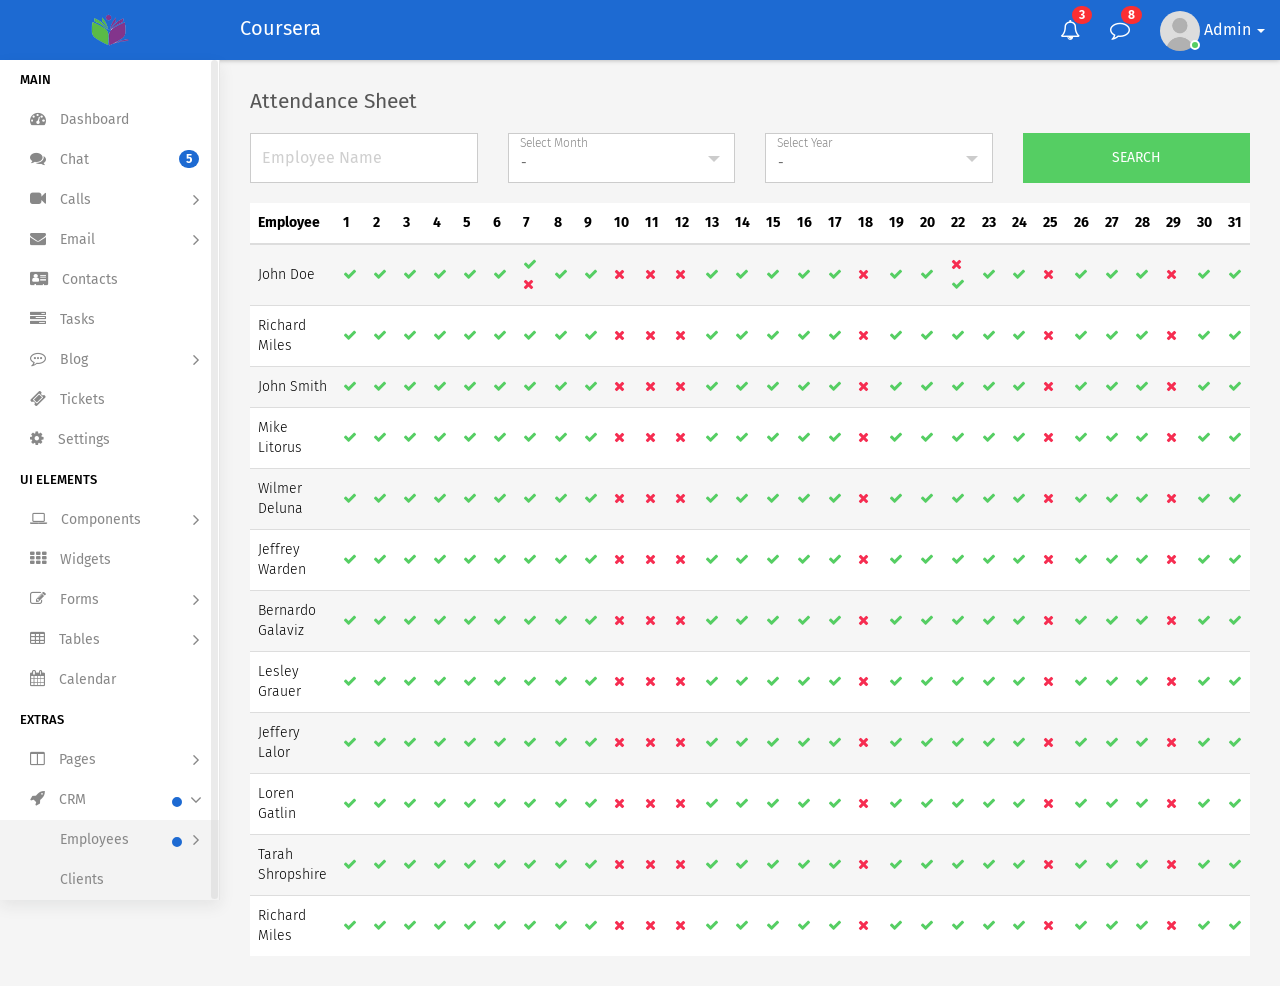
<file: website/attendance.html>
<!DOCTYPE html>
<html>

<head>
    <meta charset="utf-8">
    <meta name="viewport" content="width=device-width, initial-scale=1.0, user-scalable=0">
    <link rel="shortcut icon" type="image/x-icon" href="assets/img/favicon.png">
    <title>Coursera - Guided Project Template</title>
    <link href="https://fonts.googleapis.com/css?family=Fira+Sans:400,500,600,700" rel="stylesheet">
    <link rel="stylesheet" type="text/css" href="assets/css/bootstrap.min.css">
    <link rel="stylesheet" type="text/css" href="assets/css/font-awesome.min.css">
    <link rel="stylesheet" type="text/css" href="assets/css/select2.min.css">
    <link rel="stylesheet" type="text/css" href="assets/css/style.css">
    <!--[if lt IE 9]>
		<script src="assets/js/html5shiv.min.js"></script>
		<script src="assets/js/respond.min.js"></script>
	<![endif]-->
</head>

<body>
    <div class="main-wrapper">
        <div class="header">
            <div class="header-left">
                <a href="index.html" class="logo">
                    <img src="assets/img/logo.png" width="40" height="40" alt="">
                </a>
            </div>
            <div class="page-title-box pull-left">
                <h3>Coursera</h3>
            </div>
            <a id="mobile_btn" class="mobile_btn pull-left" href="#sidebar"><i class="fa fa-bars" aria-hidden="true"></i></a>
            <ul class="nav navbar-nav navbar-right user-menu pull-right">
                <li class="dropdown hidden-xs">
                    <a href="#" class="dropdown-toggle" data-toggle="dropdown"><i class="fa fa-bell-o"></i> <span class="badge bg-primary pull-right">3</span></a>
                    <div class="dropdown-menu notifications">
                        <div class="topnav-dropdown-header">
                            <span>Notifications</span>
                        </div>
                        <div class="drop-scroll">
                            <ul class="media-list">
                                <li class="media notification-message">
                                    <a href="activities.html">
                                        <div class="media-left">
                                            <span class="avatar">
												<img alt="John Doe" src="assets/img/user.jpg" class="img-responsive img-circle">
											</span>
                                        </div>
                                        <div class="media-body">
                                            <p class="noti-details"><span class="noti-title">John Doe</span> added new task <span class="noti-title">Patient appointment booking</span></p>
                                            <p class="noti-time"><span class="notification-time">4 mins ago</span></p>
                                        </div>
                                    </a>
                                </li>
                                <li class="media notification-message">
                                    <a href="activities.html">
                                        <div class="media-left">
                                            <span class="avatar">V</span>
                                        </div>
                                        <div class="media-body">
                                            <p class="noti-details"><span class="noti-title">Tarah Shropshire</span> changed the task name <span class="noti-title">Appointment booking with payment gateway</span></p>
                                            <p class="noti-time"><span class="notification-time">6 mins ago</span></p>
                                        </div>
                                    </a>
                                </li>
                                <li class="media notification-message">
                                    <a href="activities.html">
                                        <div class="media-left">
                                            <span class="avatar">L</span>
                                        </div>
                                        <div class="media-body">
                                            <p class="noti-details"><span class="noti-title">Misty Tison</span> added <span class="noti-title">Domenic Houston</span> and <span class="noti-title">Claire Mapes</span> to project <span class="noti-title">Doctor available module</span></p>
                                            <p class="noti-time"><span class="notification-time">8 mins ago</span></p>
                                        </div>
                                    </a>
                                </li>
                                <li class="media notification-message">
                                    <a href="activities.html">
                                        <div class="media-left">
                                            <span class="avatar">G</span>
                                        </div>
                                        <div class="media-body">
                                            <p class="noti-details"><span class="noti-title">Rolland Webber</span> completed task <span class="noti-title">Patient and Doctor video conferencing</span></p>
                                            <p class="noti-time"><span class="notification-time">12 mins ago</span></p>
                                        </div>
                                    </a>
                                </li>
                                <li class="media notification-message">
                                    <a href="activities.html">
                                        <div class="media-left">
                                            <span class="avatar">V</span>
                                        </div>
                                        <div class="media-body">
                                            <p class="noti-details"><span class="noti-title">Bernardo Galaviz</span> added new task <span class="noti-title">Private chat module</span></p>
                                            <p class="noti-time"><span class="notification-time">2 days ago</span></p>
                                        </div>
                                    </a>
                                </li>
                            </ul>
                        </div>
                        <div class="topnav-dropdown-footer">
                            <a href="activities.html">View all Notifications</a>
                        </div>
                    </div>
                </li>
                <li class="dropdown hidden-xs">
                    <a href="javascript:;" id="open_msg_box" class="hasnotifications"><i class="fa fa-comment-o"></i> <span class="badge bg-primary pull-right">8</span></a>
                </li>
                <li class="dropdown">
                    <a href="profile.html" class="dropdown-toggle user-link" data-toggle="dropdown" title="Admin">
                        <span class="user-img"><img class="img-circle" src="assets/img/user.jpg" width="40" alt="Admin">
							<span class="status online"></span></span>
                        <span>Admin</span>
                        <i class="caret"></i>
                    </a>
                    <ul class="dropdown-menu">
                        <li><a href="profile.html">My Profile</a></li>
                        <li><a href="edit-profile.html">Edit Profile</a></li>
                        <li><a href="settings.html">Settings</a></li>
                        <li><a href="login.html">Logout</a></li>
                    </ul>
                </li>
            </ul>
            <div class="dropdown mobile-user-menu pull-right">
                <a href="#" class="dropdown-toggle" data-toggle="dropdown" aria-expanded="false"><i class="fa fa-ellipsis-v"></i></a>
                <ul class="dropdown-menu pull-right">
                    <li><a href="profile.html">My Profile</a></li>
                    <li><a href="edit-profile.html">Edit Profile</a></li>
                    <li><a href="settings.html">Settings</a></li>
                    <li><a href="login.html">Logout</a></li>
                </ul>
            </div>
        </div>
        <div class="sidebar" id="sidebar">
            <div class="sidebar-inner slimscroll">
                <div id="sidebar-menu" class="sidebar-menu">
                    <ul>
                        <li class="menu-title">Main</li>
                        <li>
                            <a href="index.html"><i class="fa fa-dashboard"></i> Dashboard</a>
                        </li>
                        <li>
                            <a href="chat.html"><i class="fa fa-comments" aria-hidden="true"></i> Chat <span class="badge bg-primary pull-right">5</span></a>
                        </li>
                        <li class="submenu">
                            <a href="#"><i class="fa fa-video-camera camera" aria-hidden="true"></i> <span> Calls</span> <span class="menu-arrow"></span></a>
                            <ul class="list-unstyled" style="display: none;">
                                <li><a href="voice-call.html">Voice Call</a></li>
                                <li><a href="video-call.html">Video Call</a></li>
                                <li><a href="incoming-call.html">Incoming Call</a></li>
                            </ul>
                        </li>
                        <li class="submenu">
                            <a href="#"><i class="fa fa-envelope" aria-hidden="true"></i> <span> Email</span> <span class="menu-arrow"></span></a>
                            <ul class="list-unstyled" style="display: none;">
                                <li><a href="compose.html">Compose Mail</a></li>
                                <li><a href="inbox.html">Inbox</a></li>
                                <li><a href="mail-view.html">Mail View</a></li>
                            </ul>
                        </li>
                        <li>
                            <a href="contacts.html"><i class="fa fa-address-card" aria-hidden="true"></i> Contacts</a>
                        </li>
                        <li>
                            <a href="tasks.html"><i class="fa fa-tasks" aria-hidden="true"></i> Tasks</a>
                        </li>
                        <li class="submenu">
                            <a href="#"><i class="fa fa-commenting-o" aria-hidden="true"></i> <span> Blog</span> <span class="menu-arrow"></span></a>
                            <ul class="list-unstyled" style="display: none;">
                                <li><a href="blog.html">Blog</a></li>
                                <li><a href="blog-details.html">Blog View</a></li>
                            </ul>
                        </li>
                        <li>
                            <a href="tickets.html"><i class="fa fa-ticket" aria-hidden="true"></i> Tickets</a>
                        </li>
                        <li>
                            <a href="settings.html"><i class="fa fa-cog" aria-hidden="true"></i> Settings</a>
                        </li>
                        <li class="menu-title">UI Elements</li>
                        <li class="submenu">
                            <a href="#"><i class="fa fa-laptop" aria-hidden="true"></i> <span> Components</span> <span class="menu-arrow"></span></a>
                            <ul class="list-unstyled" style="display: none;">
                                <li><a href="uikit.html">UI Kit</a></li>
                                <li><a href="typography.html">Typography</a></li>
                                <li><a href="tabs.html">Tabs</a></li>
                            </ul>
                        </li>
                        <li>
                            <a href="widgets.html"><i class="fa fa-th" aria-hidden="true"></i> Widgets</a>
                        </li>
                        <li class="submenu">
                            <a href="#"><i class="fa fa-edit" aria-hidden="true"></i> <span> Forms</span> <span class="menu-arrow"></span></a>
                            <ul class="list-unstyled" style="display: none;">
                                <li><a href="form-basic-inputs.html">Basic Inputs</a></li>
                                <li><a href="form-input-groups.html">Input Groups</a></li>
                                <li><a href="form-horizontal.html">Horizontal Form</a></li>
                                <li><a href="form-vertical.html">Vertical Form</a></li>
                            </ul>
                        </li>
                        <li class="submenu">
                            <a href="#"><i class="fa fa-table" aria-hidden="true"></i> <span> Tables</span> <span class="menu-arrow"></span></a>
                            <ul class="list-unstyled" style="display: none;">
                                <li><a href="tables-basic.html">Basic Tables</a></li>
                                <li><a href="tables-datatables.html">Data Table</a></li>
                            </ul>
                        </li>
                        <li>
                            <a href="calendar.html"><i class="fa fa-calendar" aria-hidden="true"></i> Calendar</a>
                        </li>
                        <li class="menu-title">Extras</li>
                        <li class="submenu">
                            <a href="#"><i class="fa fa-columns" aria-hidden="true"></i> <span>Pages</span> <span class="menu-arrow"></span></a>
                            <ul class="list-unstyled" style="display: none;">
                                <li><a href="login.html"> Login </a></li>
                                <li><a href="register.html"> Register </a></li>
                                <li><a href="forgot-password.html"> Forgot Password </a></li>
                                <li><a href="change-password2.html"> Change Password </a></li>
                                <li><a href="lock-screen.html"> Lock Screen </a></li>
                                <li><a href="profile.html"> Profile </a></li>
                                <li><a href="gallery.html"> Gallery </a></li>
                                <li><a href="pricing.html">Pricing</a></li>
                                <li><a href="error-404.html">404 Error </a></li>
                                <li><a href="error-500.html">500 Error </a></li>
                                <li><a href="coming-soon.html">Coming Soon </a></li>
                                <li><a href="blank-page.html"> Blank Page </a></li>
                            </ul>
                        </li>
                        <li class="submenu">
                            <a href="javascript:void(0);" class="noti-dot"><i class="fa fa-rocket" aria-hidden="true"></i> <span>CRM </span> <span class="menu-arrow"></span></a>
                            <ul style="display: none;">
                                <li class="submenu">
                                    <a href="#" class="noti-dot"><span> Employees</span> <span class="menu-arrow"></span></a>
                                    <ul class="list-unstyled" style="display: none;">
                                        <li><a href="employees.html">All Employees</a></li>
                                        <li><a href="holidays.html">Holidays</a></li>
                                        <li><a href="leaves.html"><span>Leave Requests</span> <span class="badge bg-primary pull-right">1</span></a></li>
                                        <li><a class="active" href="attendance.html">Attendance</a></li>
                                        <li><a href="departments.html">Departments</a></li>
                                        <li><a href="designations.html">Designations</a></li>
                                    </ul>
                                </li>
                                <li>
                                    <a href="clients.html">Clients</a>
                                </li>
                                <li>
                                    <a href="projects.html">Projects</a>
                                </li>
                                <li>
                                    <a href="tasks.html">Tasks</a>
                                </li>
                                <li>
                                    <a href="leads.html">Leads</a>
                                </li>
                                <li class="submenu">
                                    <a href="#"><span> Accounts </span> <span class="menu-arrow"></span></a>
                                    <ul class="list-unstyled" style="display: none;">
                                        <li><a href="estimates.html">Estimates</a></li>
                                        <li><a href="invoices.html">Invoices</a></li>
                                        <li><a href="payments.html">Payments</a></li>
                                        <li><a href="expenses.html">Expenses</a></li>
                                        <li><a href="provident-fund.html">Provident Fund</a></li>
                                        <li><a href="taxes.html">Taxes</a></li>
                                    </ul>
                                </li>
                                <li class="submenu">
                                    <a href="#"><span> Payroll </span> <span class="menu-arrow"></span></a>
                                    <ul class="list-unstyled" style="display: none;">
                                        <li><a href="salary.html"> Employee Salary </a></li>
                                        <li><a href="salary-view.html"> Payslip </a></li>
                                    </ul>
                                </li>
                                <li>
                                    <a href="worksheet.html">Timing Sheet</a>
                                </li>
                                <li>
                                    <a href="assets.html">Assets</a>
                                </li>
                                <li>
                                    <a href="activities.html">Activities</a>
                                </li>
                                <li>
                                    <a href="users.html">Users</a>
                                </li>
                                <li class="submenu">
                                    <a href="#"><span> Reports </span> <span class="menu-arrow"></span></a>
                                    <ul class="list-unstyled" style="display: none;">
                                        <li><a href="expense-reports.html"> Expense Report </a></li>
                                        <li><a href="invoice-reports.html"> Invoice Report </a></li>
                                    </ul>
                                </li>
                            </ul>
                        </li>
                        <li class="submenu">
                            <a href="#"><i class="fa fa-shopping-cart" aria-hidden="true"></i> <span>Ecommerce</span> <span class="menu-arrow"></span></a>
                            <ul class="list-unstyled" style="display: none;">
                                <li><a href="products.html"> Products </a></li>
                                <li><a href="products-list.html"> Products List </a></li>
                                <li><a href="product-details.html"> Product Details </a></li>
                                <li><a href="add-product.html"> Add Product </a></li>
                                <li><a href="edit-product.html"> Edit Product </a></li>
                                <li><a href="orders.html"> Orders </a></li>
                            </ul>
                        </li>
                        <li class="submenu">
                            <a href="javascript:void(0);"><i class="fa fa-share-alt" aria-hidden="true"></i> <span>Multi Level</span> <span class="menu-arrow"></span></a>
                            <ul style="display: none;">
                                <li class="submenu">
                                    <a href="javascript:void(0);"><span>Level 1</span> <span class="menu-arrow"></span></a>
                                    <ul style="display: none;">
                                        <li><a href="javascript:void(0);"><span>Level 2</span></a></li>
                                        <li class="submenu">
                                            <a href="javascript:void(0);"> <span> Level 2</span> <span class="menu-arrow"></span></a>
                                            <ul class="list-unstyled" style="display: none;">
                                                <li><a href="javascript:void(0);">Level 3</a></li>
                                                <li><a href="javascript:void(0);">Level 3</a></li>
                                            </ul>
                                        </li>
                                        <li><a href="javascript:void(0);"><span>Level 2</span></a></li>
                                    </ul>
                                </li>
                                <li>
                                    <a href="javascript:void(0);"><span>Level 1</span></a>
                                </li>
                            </ul>
                        </li>
                    </ul>
                </div>
            </div>
        </div>
        <div class="page-wrapper">
            <div class="content container-fluid">
                <div class="row">
                    <div class="col-sm-8">
                        <h4 class="page-title">Attendance Sheet</h4>
                    </div>
                </div>
                <div class="row filter-row">
                    <div class="col-sm-3 col-xs-6">
                        <div class="form-group form-focus">
                            <label class="control-label">Employee Name</label>
                            <input type="text" class="form-control floating">
                        </div>
                    </div>
                    <div class="col-sm-3 col-xs-6">
                        <div class="form-group form-focus select-focus">
                            <label class="control-label">Select Month</label>
                            <select class="select floating">
                                <option>-</option>
                                <option>Jan</option>
                                <option>Feb</option>
                                <option>Mar</option>
                                <option>Apr</option>
                                <option>May</option>
                                <option>Jun</option>
                                <option>Jul</option>
                                <option>Aug</option>
                                <option>Sep</option>
                                <option>Oct</option>
                                <option>Nov</option>
                                <option>Dec</option>
                            </select>
                        </div>
                    </div>
                    <div class="col-sm-3 col-xs-6">
                        <div class="form-group form-focus select-focus">
                            <label class="control-label">Select Year</label>
                            <select class="select floating">
                                <option>-</option>
                                <option>2017</option>
                                <option>2016</option>
                                <option>2015</option>
                                <option>2014</option>
                                <option>2013</option>
                            </select>
                        </div>
                    </div>
                    <div class="col-sm-3 col-xs-6">
                        <a href="#" class="btn btn-success btn-block"> Search </a>
                    </div>
                </div>
                <div class="row">
                    <div class="col-lg-12">
                        <div class="table-responsive">
                            <table class="table table-striped custom-table m-b-0">
                                <thead>
                                    <tr>
                                        <th>Employee</th>
                                        <th>1</th>
                                        <th>2</th>
                                        <th>3</th>
                                        <th>4</th>
                                        <th>5</th>
                                        <th>6</th>
                                        <th>7</th>
                                        <th>8</th>
                                        <th>9</th>
                                        <th>10</th>
                                        <th>11</th>
                                        <th>12</th>
                                        <th>13</th>
                                        <th>14</th>
                                        <th>15</th>
                                        <th>16</th>
                                        <th>17</th>
                                        <th>18</th>
                                        <th>19</th>
                                        <th>20</th>
                                        <th>22</th>
                                        <th>23</th>
                                        <th>24</th>
                                        <th>25</th>
                                        <th>26</th>
                                        <th>27</th>
                                        <th>28</th>
                                        <th>29</th>
                                        <th>30</th>
                                        <th>31</th>
                                    </tr>
                                </thead>
                                <tbody>
                                    <tr>
                                        <td>John Doe</td>
                                        <td><i class="fa fa-check text-success"></i> </td>
                                        <td><i class="fa fa-check text-success"></i> </td>
                                        <td><i class="fa fa-check text-success"></i> </td>
                                        <td><i class="fa fa-check text-success"></i> </td>
                                        <td><i class="fa fa-check text-success"></i> </td>
                                        <td><i class="fa fa-check text-success"></i> </td>
                                        <td>
                                            <div class="half-day"><span class="first-off"><i class="fa fa-check text-success"></i></span> <span class="first-off"><i class="fa fa-close text-danger"></i></span></div>
                                        </td>
                                        <td><i class="fa fa-check text-success"></i> </td>
                                        <td><i class="fa fa-check text-success"></i> </td>
                                        <td><i class="fa fa-close text-danger"></i> </td>
                                        <td><i class="fa fa-close text-danger"></i> </td>
                                        <td><i class="fa fa-close text-danger"></i> </td>
                                        <td><i class="fa fa-check text-success"></i> </td>
                                        <td><i class="fa fa-check text-success"></i> </td>
                                        <td><i class="fa fa-check text-success"></i> </td>
                                        <td><i class="fa fa-check text-success"></i> </td>
                                        <td><i class="fa fa-check text-success"></i> </td>
                                        <td><i class="fa fa-close text-danger"></i> </td>
                                        <td><i class="fa fa-check text-success"></i> </td>
                                        <td><i class="fa fa-check text-success"></i> </td>
                                        <td>
                                            <div class="half-day"><span class="first-off"><i class="fa fa-close text-danger"></i></span> <span class="first-off"><i class="fa fa-check text-success"></i></span></div>
                                        </td>
                                        <td><i class="fa fa-check text-success"></i> </td>
                                        <td><i class="fa fa-check text-success"></i> </td>
                                        <td><i class="fa fa-close text-danger"></i> </td>
                                        <td><i class="fa fa-check text-success"></i> </td>
                                        <td><i class="fa fa-check text-success"></i> </td>
                                        <td><i class="fa fa-check text-success"></i> </td>
                                        <td><i class="fa fa-close text-danger"></i> </td>
                                        <td><i class="fa fa-check text-success"></i> </td>
                                        <td><i class="fa fa-check text-success"></i> </td>
                                    </tr>
                                    <tr>
                                        <td>Richard Miles</td>
                                        <td><i class="fa fa-check text-success"></i> </td>
                                        <td><i class="fa fa-check text-success"></i> </td>
                                        <td><i class="fa fa-check text-success"></i> </td>
                                        <td><i class="fa fa-check text-success"></i> </td>
                                        <td><i class="fa fa-check text-success"></i> </td>
                                        <td><i class="fa fa-check text-success"></i> </td>
                                        <td><i class="fa fa-check text-success"></i> </td>
                                        <td><i class="fa fa-check text-success"></i> </td>
                                        <td><i class="fa fa-check text-success"></i> </td>
                                        <td><i class="fa fa-close text-danger"></i> </td>
                                        <td><i class="fa fa-close text-danger"></i> </td>
                                        <td><i class="fa fa-close text-danger"></i> </td>
                                        <td><i class="fa fa-check text-success"></i> </td>
                                        <td><i class="fa fa-check text-success"></i> </td>
                                        <td><i class="fa fa-check text-success"></i> </td>
                                        <td><i class="fa fa-check text-success"></i> </td>
                                        <td><i class="fa fa-check text-success"></i> </td>
                                        <td><i class="fa fa-close text-danger"></i> </td>
                                        <td><i class="fa fa-check text-success"></i> </td>
                                        <td><i class="fa fa-check text-success"></i> </td>
                                        <td><i class="fa fa-check text-success"></i> </td>
                                        <td><i class="fa fa-check text-success"></i> </td>
                                        <td><i class="fa fa-check text-success"></i> </td>
                                        <td><i class="fa fa-close text-danger"></i> </td>
                                        <td><i class="fa fa-check text-success"></i> </td>
                                        <td><i class="fa fa-check text-success"></i> </td>
                                        <td><i class="fa fa-check text-success"></i> </td>
                                        <td><i class="fa fa-close text-danger"></i> </td>
                                        <td><i class="fa fa-check text-success"></i> </td>
                                        <td><i class="fa fa-check text-success"></i> </td>
                                    </tr>
                                    <tr>
                                        <td>John Smith</td>
                                        <td><i class="fa fa-check text-success"></i> </td>
                                        <td><i class="fa fa-check text-success"></i> </td>
                                        <td><i class="fa fa-check text-success"></i> </td>
                                        <td><i class="fa fa-check text-success"></i> </td>
                                        <td><i class="fa fa-check text-success"></i> </td>
                                        <td><i class="fa fa-check text-success"></i> </td>
                                        <td><i class="fa fa-check text-success"></i> </td>
                                        <td><i class="fa fa-check text-success"></i> </td>
                                        <td><i class="fa fa-check text-success"></i> </td>
                                        <td><i class="fa fa-close text-danger"></i> </td>
                                        <td><i class="fa fa-close text-danger"></i> </td>
                                        <td><i class="fa fa-close text-danger"></i> </td>
                                        <td><i class="fa fa-check text-success"></i> </td>
                                        <td><i class="fa fa-check text-success"></i> </td>
                                        <td><i class="fa fa-check text-success"></i> </td>
                                        <td><i class="fa fa-check text-success"></i> </td>
                                        <td><i class="fa fa-check text-success"></i> </td>
                                        <td><i class="fa fa-close text-danger"></i> </td>
                                        <td><i class="fa fa-check text-success"></i> </td>
                                        <td><i class="fa fa-check text-success"></i> </td>
                                        <td><i class="fa fa-check text-success"></i> </td>
                                        <td><i class="fa fa-check text-success"></i> </td>
                                        <td><i class="fa fa-check text-success"></i> </td>
                                        <td><i class="fa fa-close text-danger"></i> </td>
                                        <td><i class="fa fa-check text-success"></i> </td>
                                        <td><i class="fa fa-check text-success"></i> </td>
                                        <td><i class="fa fa-check text-success"></i> </td>
                                        <td><i class="fa fa-close text-danger"></i> </td>
                                        <td><i class="fa fa-check text-success"></i> </td>
                                        <td><i class="fa fa-check text-success"></i> </td>
                                    </tr>
                                    <tr>
                                        <td>Mike Litorus</td>
                                        <td><i class="fa fa-check text-success"></i> </td>
                                        <td><i class="fa fa-check text-success"></i> </td>
                                        <td><i class="fa fa-check text-success"></i> </td>
                                        <td><i class="fa fa-check text-success"></i> </td>
                                        <td><i class="fa fa-check text-success"></i> </td>
                                        <td><i class="fa fa-check text-success"></i> </td>
                                        <td><i class="fa fa-check text-success"></i> </td>
                                        <td><i class="fa fa-check text-success"></i> </td>
                                        <td><i class="fa fa-check text-success"></i> </td>
                                        <td><i class="fa fa-close text-danger"></i> </td>
                                        <td><i class="fa fa-close text-danger"></i> </td>
                                        <td><i class="fa fa-close text-danger"></i> </td>
                                        <td><i class="fa fa-check text-success"></i> </td>
                                        <td><i class="fa fa-check text-success"></i> </td>
                                        <td><i class="fa fa-check text-success"></i> </td>
                                        <td><i class="fa fa-check text-success"></i> </td>
                                        <td><i class="fa fa-check text-success"></i> </td>
                                        <td><i class="fa fa-close text-danger"></i> </td>
                                        <td><i class="fa fa-check text-success"></i> </td>
                                        <td><i class="fa fa-check text-success"></i> </td>
                                        <td><i class="fa fa-check text-success"></i> </td>
                                        <td><i class="fa fa-check text-success"></i> </td>
                                        <td><i class="fa fa-check text-success"></i> </td>
                                        <td><i class="fa fa-close text-danger"></i> </td>
                                        <td><i class="fa fa-check text-success"></i> </td>
                                        <td><i class="fa fa-check text-success"></i> </td>
                                        <td><i class="fa fa-check text-success"></i> </td>
                                        <td><i class="fa fa-close text-danger"></i> </td>
                                        <td><i class="fa fa-check text-success"></i> </td>
                                        <td><i class="fa fa-check text-success"></i> </td>
                                    </tr>
                                    <tr>
                                        <td>Wilmer Deluna</td>
                                        <td><i class="fa fa-check text-success"></i> </td>
                                        <td><i class="fa fa-check text-success"></i> </td>
                                        <td><i class="fa fa-check text-success"></i> </td>
                                        <td><i class="fa fa-check text-success"></i> </td>
                                        <td><i class="fa fa-check text-success"></i> </td>
                                        <td><i class="fa fa-check text-success"></i> </td>
                                        <td><i class="fa fa-check text-success"></i> </td>
                                        <td><i class="fa fa-check text-success"></i> </td>
                                        <td><i class="fa fa-check text-success"></i> </td>
                                        <td><i class="fa fa-close text-danger"></i> </td>
                                        <td><i class="fa fa-close text-danger"></i> </td>
                                        <td><i class="fa fa-close text-danger"></i> </td>
                                        <td><i class="fa fa-check text-success"></i> </td>
                                        <td><i class="fa fa-check text-success"></i> </td>
                                        <td><i class="fa fa-check text-success"></i> </td>
                                        <td><i class="fa fa-check text-success"></i> </td>
                                        <td><i class="fa fa-check text-success"></i> </td>
                                        <td><i class="fa fa-close text-danger"></i> </td>
                                        <td><i class="fa fa-check text-success"></i> </td>
                                        <td><i class="fa fa-check text-success"></i> </td>
                                        <td><i class="fa fa-check text-success"></i> </td>
                                        <td><i class="fa fa-check text-success"></i> </td>
                                        <td><i class="fa fa-check text-success"></i> </td>
                                        <td><i class="fa fa-close text-danger"></i> </td>
                                        <td><i class="fa fa-check text-success"></i> </td>
                                        <td><i class="fa fa-check text-success"></i> </td>
                                        <td><i class="fa fa-check text-success"></i> </td>
                                        <td><i class="fa fa-close text-danger"></i> </td>
                                        <td><i class="fa fa-check text-success"></i> </td>
                                        <td><i class="fa fa-check text-success"></i> </td>
                                    </tr>
                                    <tr>
                                        <td>Jeffrey Warden</td>
                                        <td><i class="fa fa-check text-success"></i> </td>
                                        <td><i class="fa fa-check text-success"></i> </td>
                                        <td><i class="fa fa-check text-success"></i> </td>
                                        <td><i class="fa fa-check text-success"></i> </td>
                                        <td><i class="fa fa-check text-success"></i> </td>
                                        <td><i class="fa fa-check text-success"></i> </td>
                                        <td><i class="fa fa-check text-success"></i> </td>
                                        <td><i class="fa fa-check text-success"></i> </td>
                                        <td><i class="fa fa-check text-success"></i> </td>
                                        <td><i class="fa fa-close text-danger"></i> </td>
                                        <td><i class="fa fa-close text-danger"></i> </td>
                                        <td><i class="fa fa-close text-danger"></i> </td>
                                        <td><i class="fa fa-check text-success"></i> </td>
                                        <td><i class="fa fa-check text-success"></i> </td>
                                        <td><i class="fa fa-check text-success"></i> </td>
                                        <td><i class="fa fa-check text-success"></i> </td>
                                        <td><i class="fa fa-check text-success"></i> </td>
                                        <td><i class="fa fa-close text-danger"></i> </td>
                                        <td><i class="fa fa-check text-success"></i> </td>
                                        <td><i class="fa fa-check text-success"></i> </td>
                                        <td><i class="fa fa-check text-success"></i> </td>
                                        <td><i class="fa fa-check text-success"></i> </td>
                                        <td><i class="fa fa-check text-success"></i> </td>
                                        <td><i class="fa fa-close text-danger"></i> </td>
                                        <td><i class="fa fa-check text-success"></i> </td>
                                        <td><i class="fa fa-check text-success"></i> </td>
                                        <td><i class="fa fa-check text-success"></i> </td>
                                        <td><i class="fa fa-close text-danger"></i> </td>
                                        <td><i class="fa fa-check text-success"></i> </td>
                                        <td><i class="fa fa-check text-success"></i> </td>
                                    </tr>
                                    <tr>
                                        <td>Bernardo Galaviz</td>
                                        <td><i class="fa fa-check text-success"></i> </td>
                                        <td><i class="fa fa-check text-success"></i> </td>
                                        <td><i class="fa fa-check text-success"></i> </td>
                                        <td><i class="fa fa-check text-success"></i> </td>
                                        <td><i class="fa fa-check text-success"></i> </td>
                                        <td><i class="fa fa-check text-success"></i> </td>
                                        <td><i class="fa fa-check text-success"></i> </td>
                                        <td><i class="fa fa-check text-success"></i> </td>
                                        <td><i class="fa fa-check text-success"></i> </td>
                                        <td><i class="fa fa-close text-danger"></i> </td>
                                        <td><i class="fa fa-close text-danger"></i> </td>
                                        <td><i class="fa fa-close text-danger"></i> </td>
                                        <td><i class="fa fa-check text-success"></i> </td>
                                        <td><i class="fa fa-check text-success"></i> </td>
                                        <td><i class="fa fa-check text-success"></i> </td>
                                        <td><i class="fa fa-check text-success"></i> </td>
                                        <td><i class="fa fa-check text-success"></i> </td>
                                        <td><i class="fa fa-close text-danger"></i> </td>
                                        <td><i class="fa fa-check text-success"></i> </td>
                                        <td><i class="fa fa-check text-success"></i> </td>
                                        <td><i class="fa fa-check text-success"></i> </td>
                                        <td><i class="fa fa-check text-success"></i> </td>
                                        <td><i class="fa fa-check text-success"></i> </td>
                                        <td><i class="fa fa-close text-danger"></i> </td>
                                        <td><i class="fa fa-check text-success"></i> </td>
                                        <td><i class="fa fa-check text-success"></i> </td>
                                        <td><i class="fa fa-check text-success"></i> </td>
                                        <td><i class="fa fa-close text-danger"></i> </td>
                                        <td><i class="fa fa-check text-success"></i> </td>
                                        <td><i class="fa fa-check text-success"></i> </td>
                                    </tr>
                                    <tr>
                                        <td>Lesley Grauer</td>
                                        <td><i class="fa fa-check text-success"></i> </td>
                                        <td><i class="fa fa-check text-success"></i> </td>
                                        <td><i class="fa fa-check text-success"></i> </td>
                                        <td><i class="fa fa-check text-success"></i> </td>
                                        <td><i class="fa fa-check text-success"></i> </td>
                                        <td><i class="fa fa-check text-success"></i> </td>
                                        <td><i class="fa fa-check text-success"></i> </td>
                                        <td><i class="fa fa-check text-success"></i> </td>
                                        <td><i class="fa fa-check text-success"></i> </td>
                                        <td><i class="fa fa-close text-danger"></i> </td>
                                        <td><i class="fa fa-close text-danger"></i> </td>
                                        <td><i class="fa fa-close text-danger"></i> </td>
                                        <td><i class="fa fa-check text-success"></i> </td>
                                        <td><i class="fa fa-check text-success"></i> </td>
                                        <td><i class="fa fa-check text-success"></i> </td>
                                        <td><i class="fa fa-check text-success"></i> </td>
                                        <td><i class="fa fa-check text-success"></i> </td>
                                        <td><i class="fa fa-close text-danger"></i> </td>
                                        <td><i class="fa fa-check text-success"></i> </td>
                                        <td><i class="fa fa-check text-success"></i> </td>
                                        <td><i class="fa fa-check text-success"></i> </td>
                                        <td><i class="fa fa-check text-success"></i> </td>
                                        <td><i class="fa fa-check text-success"></i> </td>
                                        <td><i class="fa fa-close text-danger"></i> </td>
                                        <td><i class="fa fa-check text-success"></i> </td>
                                        <td><i class="fa fa-check text-success"></i> </td>
                                        <td><i class="fa fa-check text-success"></i> </td>
                                        <td><i class="fa fa-close text-danger"></i> </td>
                                        <td><i class="fa fa-check text-success"></i> </td>
                                        <td><i class="fa fa-check text-success"></i> </td>
                                    </tr>
                                    <tr>
                                        <td>Jeffery Lalor</td>
                                        <td><i class="fa fa-check text-success"></i> </td>
                                        <td><i class="fa fa-check text-success"></i> </td>
                                        <td><i class="fa fa-check text-success"></i> </td>
                                        <td><i class="fa fa-check text-success"></i> </td>
                                        <td><i class="fa fa-check text-success"></i> </td>
                                        <td><i class="fa fa-check text-success"></i> </td>
                                        <td><i class="fa fa-check text-success"></i> </td>
                                        <td><i class="fa fa-check text-success"></i> </td>
                                        <td><i class="fa fa-check text-success"></i> </td>
                                        <td><i class="fa fa-close text-danger"></i> </td>
                                        <td><i class="fa fa-close text-danger"></i> </td>
                                        <td><i class="fa fa-close text-danger"></i> </td>
                                        <td><i class="fa fa-check text-success"></i> </td>
                                        <td><i class="fa fa-check text-success"></i> </td>
                                        <td><i class="fa fa-check text-success"></i> </td>
                                        <td><i class="fa fa-check text-success"></i> </td>
                                        <td><i class="fa fa-check text-success"></i> </td>
                                        <td><i class="fa fa-close text-danger"></i> </td>
                                        <td><i class="fa fa-check text-success"></i> </td>
                                        <td><i class="fa fa-check text-success"></i> </td>
                                        <td><i class="fa fa-check text-success"></i> </td>
                                        <td><i class="fa fa-check text-success"></i> </td>
                                        <td><i class="fa fa-check text-success"></i> </td>
                                        <td><i class="fa fa-close text-danger"></i> </td>
                                        <td><i class="fa fa-check text-success"></i> </td>
                                        <td><i class="fa fa-check text-success"></i> </td>
                                        <td><i class="fa fa-check text-success"></i> </td>
                                        <td><i class="fa fa-close text-danger"></i> </td>
                                        <td><i class="fa fa-check text-success"></i> </td>
                                        <td><i class="fa fa-check text-success"></i> </td>
                                    </tr>
                                    <tr>
                                        <td>Loren Gatlin</td>
                                        <td><i class="fa fa-check text-success"></i> </td>
                                        <td><i class="fa fa-check text-success"></i> </td>
                                        <td><i class="fa fa-check text-success"></i> </td>
                                        <td><i class="fa fa-check text-success"></i> </td>
                                        <td><i class="fa fa-check text-success"></i> </td>
                                        <td><i class="fa fa-check text-success"></i> </td>
                                        <td><i class="fa fa-check text-success"></i> </td>
                                        <td><i class="fa fa-check text-success"></i> </td>
                                        <td><i class="fa fa-check text-success"></i> </td>
                                        <td><i class="fa fa-close text-danger"></i> </td>
                                        <td><i class="fa fa-close text-danger"></i> </td>
                                        <td><i class="fa fa-close text-danger"></i> </td>
                                        <td><i class="fa fa-check text-success"></i> </td>
                                        <td><i class="fa fa-check text-success"></i> </td>
                                        <td><i class="fa fa-check text-success"></i> </td>
                                        <td><i class="fa fa-check text-success"></i> </td>
                                        <td><i class="fa fa-check text-success"></i> </td>
                                        <td><i class="fa fa-close text-danger"></i> </td>
                                        <td><i class="fa fa-check text-success"></i> </td>
                                        <td><i class="fa fa-check text-success"></i> </td>
                                        <td><i class="fa fa-check text-success"></i> </td>
                                        <td><i class="fa fa-check text-success"></i> </td>
                                        <td><i class="fa fa-check text-success"></i> </td>
                                        <td><i class="fa fa-close text-danger"></i> </td>
                                        <td><i class="fa fa-check text-success"></i> </td>
                                        <td><i class="fa fa-check text-success"></i> </td>
                                        <td><i class="fa fa-check text-success"></i> </td>
                                        <td><i class="fa fa-close text-danger"></i> </td>
                                        <td><i class="fa fa-check text-success"></i> </td>
                                        <td><i class="fa fa-check text-success"></i> </td>
                                    </tr>
                                    <tr>
                                        <td>Tarah Shropshire</td>
                                        <td><i class="fa fa-check text-success"></i> </td>
                                        <td><i class="fa fa-check text-success"></i> </td>
                                        <td><i class="fa fa-check text-success"></i> </td>
                                        <td><i class="fa fa-check text-success"></i> </td>
                                        <td><i class="fa fa-check text-success"></i> </td>
                                        <td><i class="fa fa-check text-success"></i> </td>
                                        <td><i class="fa fa-check text-success"></i> </td>
                                        <td><i class="fa fa-check text-success"></i> </td>
                                        <td><i class="fa fa-check text-success"></i> </td>
                                        <td><i class="fa fa-close text-danger"></i> </td>
                                        <td><i class="fa fa-close text-danger"></i> </td>
                                        <td><i class="fa fa-close text-danger"></i> </td>
                                        <td><i class="fa fa-check text-success"></i> </td>
                                        <td><i class="fa fa-check text-success"></i> </td>
                                        <td><i class="fa fa-check text-success"></i> </td>
                                        <td><i class="fa fa-check text-success"></i> </td>
                                        <td><i class="fa fa-check text-success"></i> </td>
                                        <td><i class="fa fa-close text-danger"></i> </td>
                                        <td><i class="fa fa-check text-success"></i> </td>
                                        <td><i class="fa fa-check text-success"></i> </td>
                                        <td><i class="fa fa-check text-success"></i> </td>
                                        <td><i class="fa fa-check text-success"></i> </td>
                                        <td><i class="fa fa-check text-success"></i> </td>
                                        <td><i class="fa fa-close text-danger"></i> </td>
                                        <td><i class="fa fa-check text-success"></i> </td>
                                        <td><i class="fa fa-check text-success"></i> </td>
                                        <td><i class="fa fa-check text-success"></i> </td>
                                        <td><i class="fa fa-close text-danger"></i> </td>
                                        <td><i class="fa fa-check text-success"></i> </td>
                                        <td><i class="fa fa-check text-success"></i> </td>
                                    </tr>
                                    <tr>
                                        <td>Richard Miles</td>
                                        <td><i class="fa fa-check text-success"></i> </td>
                                        <td><i class="fa fa-check text-success"></i> </td>
                                        <td><i class="fa fa-check text-success"></i> </td>
                                        <td><i class="fa fa-check text-success"></i> </td>
                                        <td><i class="fa fa-check text-success"></i> </td>
                                        <td><i class="fa fa-check text-success"></i> </td>
                                        <td><i class="fa fa-check text-success"></i> </td>
                                        <td><i class="fa fa-check text-success"></i> </td>
                                        <td><i class="fa fa-check text-success"></i> </td>
                                        <td><i class="fa fa-close text-danger"></i> </td>
                                        <td><i class="fa fa-close text-danger"></i> </td>
                                        <td><i class="fa fa-close text-danger"></i> </td>
                                        <td><i class="fa fa-check text-success"></i> </td>
                                        <td><i class="fa fa-check text-success"></i> </td>
                                        <td><i class="fa fa-check text-success"></i> </td>
                                        <td><i class="fa fa-check text-success"></i> </td>
                                        <td><i class="fa fa-check text-success"></i> </td>
                                        <td><i class="fa fa-close text-danger"></i> </td>
                                        <td><i class="fa fa-check text-success"></i> </td>
                                        <td><i class="fa fa-check text-success"></i> </td>
                                        <td><i class="fa fa-check text-success"></i> </td>
                                        <td><i class="fa fa-check text-success"></i> </td>
                                        <td><i class="fa fa-check text-success"></i> </td>
                                        <td><i class="fa fa-close text-danger"></i> </td>
                                        <td><i class="fa fa-check text-success"></i> </td>
                                        <td><i class="fa fa-check text-success"></i> </td>
                                        <td><i class="fa fa-check text-success"></i> </td>
                                        <td><i class="fa fa-close text-danger"></i> </td>
                                        <td><i class="fa fa-check text-success"></i> </td>
                                        <td><i class="fa fa-check text-success"></i> </td>
                                    </tr>
                                </tbody>
                            </table>
                        </div>
                    </div>
                </div>
            </div>
            <div class="notification-box">
                <div class="msg-sidebar notifications msg-noti">
                    <div class="topnav-dropdown-header">
                        <span>Messages</span>
                    </div>
                    <div class="drop-scroll msg-list-scroll">
                        <ul class="list-box">
                            <li>
                                <a href="chat.html">
                                    <div class="list-item">
                                        <div class="list-left">
                                            <span class="avatar">R</span>
                                        </div>
                                        <div class="list-body">
                                            <span class="message-author">Richard Miles </span>
                                            <span class="message-time">12:28 AM</span>
                                            <div class="clearfix"></div>
                                            <span class="message-content">Lorem ipsum dolor sit amet, consectetur adipiscing</span>
                                        </div>
                                    </div>
                                </a>
                            </li>
                            <li>
                                <a href="chat.html">
                                    <div class="list-item new-message">
                                        <div class="list-left">
                                            <span class="avatar">J</span>
                                        </div>
                                        <div class="list-body">
                                            <span class="message-author">John Doe</span>
                                            <span class="message-time">1 Aug</span>
                                            <div class="clearfix"></div>
                                            <span class="message-content">Lorem ipsum dolor sit amet, consectetur adipiscing</span>
                                        </div>
                                    </div>
                                </a>
                            </li>
                            <li>
                                <a href="chat.html">
                                    <div class="list-item">
                                        <div class="list-left">
                                            <span class="avatar">T</span>
                                        </div>
                                        <div class="list-body">
                                            <span class="message-author"> Tarah Shropshire </span>
                                            <span class="message-time">12:28 AM</span>
                                            <div class="clearfix"></div>
                                            <span class="message-content">Lorem ipsum dolor sit amet, consectetur adipiscing</span>
                                        </div>
                                    </div>
                                </a>
                            </li>
                            <li>
                                <a href="chat.html">
                                    <div class="list-item">
                                        <div class="list-left">
                                            <span class="avatar">M</span>
                                        </div>
                                        <div class="list-body">
                                            <span class="message-author">Mike Litorus</span>
                                            <span class="message-time">12:28 AM</span>
                                            <div class="clearfix"></div>
                                            <span class="message-content">Lorem ipsum dolor sit amet, consectetur adipiscing</span>
                                        </div>
                                    </div>
                                </a>
                            </li>
                            <li>
                                <a href="chat.html">
                                    <div class="list-item">
                                        <div class="list-left">
                                            <span class="avatar">C</span>
                                        </div>
                                        <div class="list-body">
                                            <span class="message-author"> Catherine Manseau </span>
                                            <span class="message-time">12:28 AM</span>
                                            <div class="clearfix"></div>
                                            <span class="message-content">Lorem ipsum dolor sit amet, consectetur adipiscing</span>
                                        </div>
                                    </div>
                                </a>
                            </li>
                            <li>
                                <a href="chat.html">
                                    <div class="list-item">
                                        <div class="list-left">
                                            <span class="avatar">D</span>
                                        </div>
                                        <div class="list-body">
                                            <span class="message-author"> Domenic Houston </span>
                                            <span class="message-time">12:28 AM</span>
                                            <div class="clearfix"></div>
                                            <span class="message-content">Lorem ipsum dolor sit amet, consectetur adipiscing</span>
                                        </div>
                                    </div>
                                </a>
                            </li>
                            <li>
                                <a href="chat.html">
                                    <div class="list-item">
                                        <div class="list-left">
                                            <span class="avatar">B</span>
                                        </div>
                                        <div class="list-body">
                                            <span class="message-author"> Buster Wigton </span>
                                            <span class="message-time">12:28 AM</span>
                                            <div class="clearfix"></div>
                                            <span class="message-content">Lorem ipsum dolor sit amet, consectetur adipiscing</span>
                                        </div>
                                    </div>
                                </a>
                            </li>
                            <li>
                                <a href="chat.html">
                                    <div class="list-item">
                                        <div class="list-left">
                                            <span class="avatar">R</span>
                                        </div>
                                        <div class="list-body">
                                            <span class="message-author"> Rolland Webber </span>
                                            <span class="message-time">12:28 AM</span>
                                            <div class="clearfix"></div>
                                            <span class="message-content">Lorem ipsum dolor sit amet, consectetur adipiscing</span>
                                        </div>
                                    </div>
                                </a>
                            </li>
                            <li>
                                <a href="chat.html">
                                    <div class="list-item">
                                        <div class="list-left">
                                            <span class="avatar">C</span>
                                        </div>
                                        <div class="list-body">
                                            <span class="message-author"> Claire Mapes </span>
                                            <span class="message-time">12:28 AM</span>
                                            <div class="clearfix"></div>
                                            <span class="message-content">Lorem ipsum dolor sit amet, consectetur adipiscing</span>
                                        </div>
                                    </div>
                                </a>
                            </li>
                            <li>
                                <a href="chat.html">
                                    <div class="list-item">
                                        <div class="list-left">
                                            <span class="avatar">M</span>
                                        </div>
                                        <div class="list-body">
                                            <span class="message-author">Melita Faucher</span>
                                            <span class="message-time">12:28 AM</span>
                                            <div class="clearfix"></div>
                                            <span class="message-content">Lorem ipsum dolor sit amet, consectetur adipiscing</span>
                                        </div>
                                    </div>
                                </a>
                            </li>
                            <li>
                                <a href="chat.html">
                                    <div class="list-item">
                                        <div class="list-left">
                                            <span class="avatar">J</span>
                                        </div>
                                        <div class="list-body">
                                            <span class="message-author">Jeffery Lalor</span>
                                            <span class="message-time">12:28 AM</span>
                                            <div class="clearfix"></div>
                                            <span class="message-content">Lorem ipsum dolor sit amet, consectetur adipiscing</span>
                                        </div>
                                    </div>
                                </a>
                            </li>
                            <li>
                                <a href="chat.html">
                                    <div class="list-item">
                                        <div class="list-left">
                                            <span class="avatar">L</span>
                                        </div>
                                        <div class="list-body">
                                            <span class="message-author">Loren Gatlin</span>
                                            <span class="message-time">12:28 AM</span>
                                            <div class="clearfix"></div>
                                            <span class="message-content">Lorem ipsum dolor sit amet, consectetur adipiscing</span>
                                        </div>
                                    </div>
                                </a>
                            </li>
                            <li>
                                <a href="chat.html">
                                    <div class="list-item">
                                        <div class="list-left">
                                            <span class="avatar">T</span>
                                        </div>
                                        <div class="list-body">
                                            <span class="message-author">Tarah Shropshire</span>
                                            <span class="message-time">12:28 AM</span>
                                            <div class="clearfix"></div>
                                            <span class="message-content">Lorem ipsum dolor sit amet, consectetur adipiscing</span>
                                        </div>
                                    </div>
                                </a>
                            </li>
                        </ul>
                    </div>
                    <div class="topnav-dropdown-footer">
                        <a href="chat.html">See all messages</a>
                    </div>
                </div>
            </div>
        </div>
    </div>
    <div class="sidebar-overlay" data-reff=""></div>
    <script type="text/javascript" src="assets/js/jquery-3.2.1.min.js"></script>
    <script type="text/javascript" src="assets/js/bootstrap.min.js"></script>
    <script type="text/javascript" src="assets/js/jquery.slimscroll.js"></script>
    <script type="text/javascript" src="assets/js/select2.min.js"></script>
    <script type="text/javascript" src="assets/js/app.js"></script>
</body>

</html>
</file>
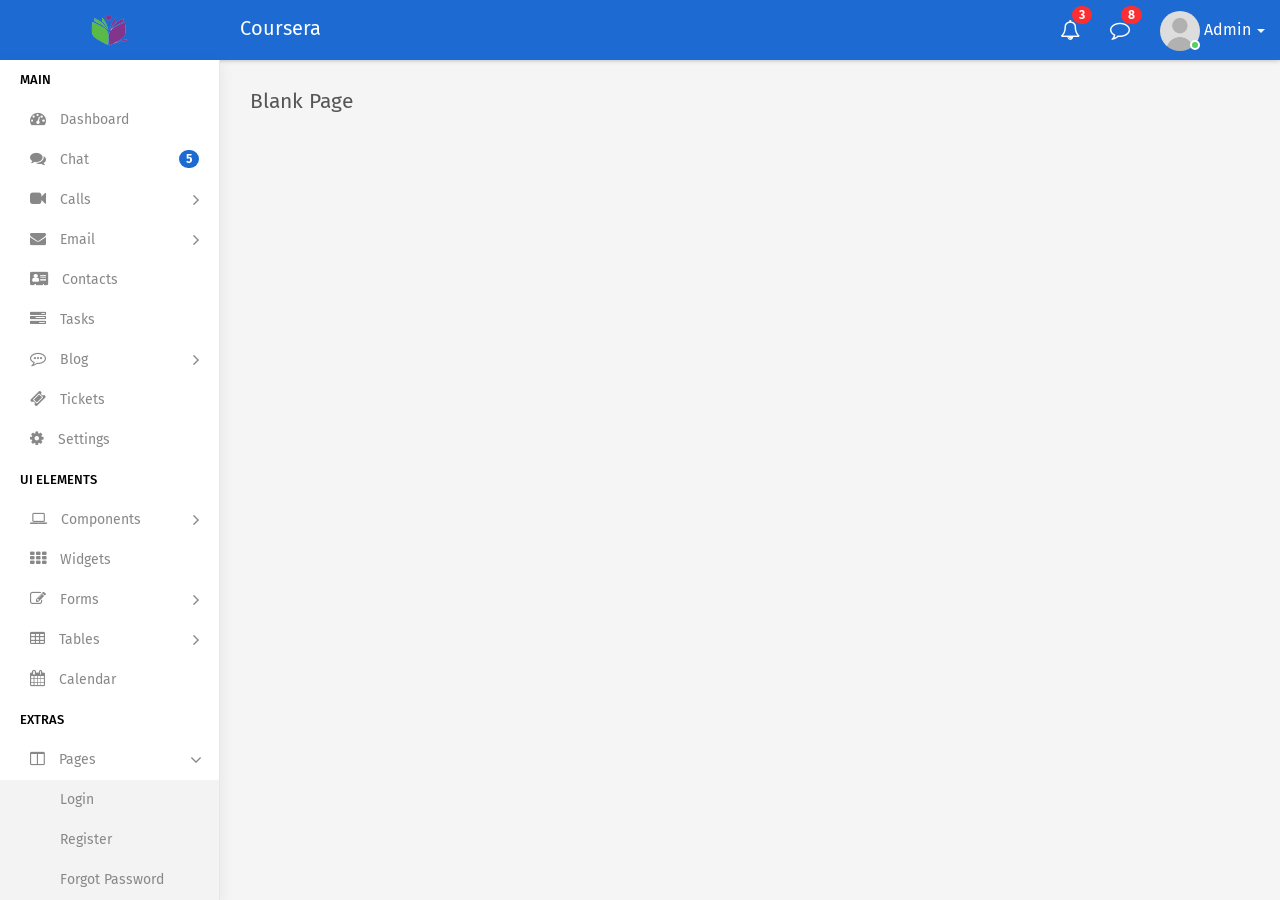
<file: website/blank-page.html>
<!DOCTYPE html>
<html>

<head>
    <meta charset="utf-8">
    <meta name="viewport" content="width=device-width, initial-scale=1.0, user-scalable=0">
    <link rel="shortcut icon" type="image/x-icon" href="assets/img/favicon.png">
    <title>Coursera - Guided Project Template</title>
    <link href="https://fonts.googleapis.com/css?family=Fira+Sans:400,500,600,700" rel="stylesheet">
    <link rel="stylesheet" type="text/css" href="assets/css/bootstrap.min.css">
    <link rel="stylesheet" type="text/css" href="assets/css/font-awesome.min.css">
    <link rel="stylesheet" type="text/css" href="assets/css/style.css">
    <!--[if lt IE 9]>
		<script src="assets/js/html5shiv.min.js"></script>
		<script src="assets/js/respond.min.js"></script>
	<![endif]-->
</head>

<body>
    <div class="main-wrapper">
        <div class="header">
            <div class="header-left">
                <a href="index.html" class="logo">
                    <img src="assets/img/logo.png" width="40" height="40" alt="">
                </a>
            </div>
            <div class="page-title-box pull-left">
                <h3>Coursera</h3>
            </div>
            <a id="mobile_btn" class="mobile_btn pull-left" href="#sidebar"><i class="fa fa-bars" aria-hidden="true"></i></a>
            <ul class="nav navbar-nav navbar-right user-menu pull-right">
                <li class="dropdown hidden-xs">
                    <a href="#" class="dropdown-toggle" data-toggle="dropdown"><i class="fa fa-bell-o"></i> <span class="badge bg-primary pull-right">3</span></a>
                    <div class="dropdown-menu notifications">
                        <div class="topnav-dropdown-header">
                            <span>Notifications</span>
                        </div>
                        <div class="drop-scroll">
                            <ul class="media-list">
                                <li class="media notification-message">
                                    <a href="activities.html">
                                        <div class="media-left">
                                            <span class="avatar">
												<img alt="John Doe" src="assets/img/user.jpg" class="img-responsive img-circle">
											</span>
                                        </div>
                                        <div class="media-body">
                                            <p class="noti-details"><span class="noti-title">John Doe</span> added new task <span class="noti-title">Patient appointment booking</span></p>
                                            <p class="noti-time"><span class="notification-time">4 mins ago</span></p>
                                        </div>
                                    </a>
                                </li>
                                <li class="media notification-message">
                                    <a href="activities.html">
                                        <div class="media-left">
                                            <span class="avatar">V</span>
                                        </div>
                                        <div class="media-body">
                                            <p class="noti-details"><span class="noti-title">Tarah Shropshire</span> changed the task name <span class="noti-title">Appointment booking with payment gateway</span></p>
                                            <p class="noti-time"><span class="notification-time">6 mins ago</span></p>
                                        </div>
                                    </a>
                                </li>
                                <li class="media notification-message">
                                    <a href="activities.html">
                                        <div class="media-left">
                                            <span class="avatar">L</span>
                                        </div>
                                        <div class="media-body">
                                            <p class="noti-details"><span class="noti-title">Misty Tison</span> added <span class="noti-title">Domenic Houston</span> and <span class="noti-title">Claire Mapes</span> to project <span class="noti-title">Doctor available module</span></p>
                                            <p class="noti-time"><span class="notification-time">8 mins ago</span></p>
                                        </div>
                                    </a>
                                </li>
                                <li class="media notification-message">
                                    <a href="activities.html">
                                        <div class="media-left">
                                            <span class="avatar">G</span>
                                        </div>
                                        <div class="media-body">
                                            <p class="noti-details"><span class="noti-title">Rolland Webber</span> completed task <span class="noti-title">Patient and Doctor video conferencing</span></p>
                                            <p class="noti-time"><span class="notification-time">12 mins ago</span></p>
                                        </div>
                                    </a>
                                </li>
                                <li class="media notification-message">
                                    <a href="activities.html">
                                        <div class="media-left">
                                            <span class="avatar">V</span>
                                        </div>
                                        <div class="media-body">
                                            <p class="noti-details"><span class="noti-title">Bernardo Galaviz</span> added new task <span class="noti-title">Private chat module</span></p>
                                            <p class="noti-time"><span class="notification-time">2 days ago</span></p>
                                        </div>
                                    </a>
                                </li>
                            </ul>
                        </div>
                        <div class="topnav-dropdown-footer">
                            <a href="activities.html">View all Notifications</a>
                        </div>
                    </div>
                </li>
                <li class="dropdown hidden-xs">
                    <a href="javascript:;" id="open_msg_box" class="hasnotifications"><i class="fa fa-comment-o"></i> <span class="badge bg-primary pull-right">8</span></a>
                </li>
                <li class="dropdown">
                    <a href="profile.html" class="dropdown-toggle user-link" data-toggle="dropdown" title="Admin">
                        <span class="user-img"><img class="img-circle" src="assets/img/user.jpg" width="40" alt="Admin">
							<span class="status online"></span></span>
                        <span>Admin</span>
                        <i class="caret"></i>
                    </a>
                    <ul class="dropdown-menu">
                        <li><a href="profile.html">My Profile</a></li>
                        <li><a href="edit-profile.html">Edit Profile</a></li>
                        <li><a href="settings.html">Settings</a></li>
                        <li><a href="login.html">Logout</a></li>
                    </ul>
                </li>
            </ul>
            <div class="dropdown mobile-user-menu pull-right">
                <a href="#" class="dropdown-toggle" data-toggle="dropdown" aria-expanded="false"><i class="fa fa-ellipsis-v"></i></a>
                <ul class="dropdown-menu pull-right">
                    <li><a href="profile.html">My Profile</a></li>
                    <li><a href="edit-profile.html">Edit Profile</a></li>
                    <li><a href="settings.html">Settings</a></li>
                    <li><a href="login.html">Logout</a></li>
                </ul>
            </div>
        </div>
        <div class="sidebar" id="sidebar">
            <div class="sidebar-inner slimscroll">
                <div id="sidebar-menu" class="sidebar-menu">
                    <ul>
                        <li class="menu-title">Main</li>
                        <li>
                            <a href="index.html"><i class="fa fa-dashboard"></i> Dashboard</a>
                        </li>
                        <li>
                            <a href="chat.html"><i class="fa fa-comments" aria-hidden="true"></i> Chat <span class="badge bg-primary pull-right">5</span></a>
                        </li>
                        <li class="submenu">
                            <a href="#"><i class="fa fa-video-camera camera" aria-hidden="true"></i> <span> Calls</span> <span class="menu-arrow"></span></a>
                            <ul class="list-unstyled" style="display: none;">
                                <li><a href="voice-call.html">Voice Call</a></li>
                                <li><a href="video-call.html">Video Call</a></li>
                                <li><a href="incoming-call.html">Incoming Call</a></li>
                            </ul>
                        </li>
                        <li class="submenu">
                            <a href="#"><i class="fa fa-envelope" aria-hidden="true"></i> <span> Email</span> <span class="menu-arrow"></span></a>
                            <ul class="list-unstyled" style="display: none;">
                                <li><a href="compose.html">Compose Mail</a></li>
                                <li><a href="inbox.html">Inbox</a></li>
                                <li><a href="mail-view.html">Mail View</a></li>
                            </ul>
                        </li>
                        <li>
                            <a href="contacts.html"><i class="fa fa-address-card" aria-hidden="true"></i> Contacts</a>
                        </li>
                        <li>
                            <a href="tasks.html"><i class="fa fa-tasks" aria-hidden="true"></i> Tasks</a>
                        </li>
                        <li class="submenu">
                            <a href="#"><i class="fa fa-commenting-o" aria-hidden="true"></i> <span> Blog</span> <span class="menu-arrow"></span></a>
                            <ul class="list-unstyled" style="display: none;">
                                <li><a href="blog.html">Blog</a></li>
                                <li><a href="blog-details.html">Blog View</a></li>
                            </ul>
                        </li>
                        <li>
                            <a href="tickets.html"><i class="fa fa-ticket" aria-hidden="true"></i> Tickets</a>
                        </li>
                        <li>
                            <a href="settings.html"><i class="fa fa-cog" aria-hidden="true"></i> Settings</a>
                        </li>
                        <li class="menu-title">UI Elements</li>
                        <li class="submenu">
                            <a href="#"><i class="fa fa-laptop" aria-hidden="true"></i> <span> Components</span> <span class="menu-arrow"></span></a>
                            <ul class="list-unstyled" style="display: none;">
                                <li><a href="uikit.html">UI Kit</a></li>
                                <li><a href="typography.html">Typography</a></li>
                                <li><a href="tabs.html">Tabs</a></li>
                            </ul>
                        </li>
                        <li>
                            <a href="widgets.html"><i class="fa fa-th" aria-hidden="true"></i> Widgets</a>
                        </li>
                        <li class="submenu">
                            <a href="#"><i class="fa fa-edit" aria-hidden="true"></i> <span> Forms</span> <span class="menu-arrow"></span></a>
                            <ul class="list-unstyled" style="display: none;">
                                <li><a href="form-basic-inputs.html">Basic Inputs</a></li>
                                <li><a href="form-input-groups.html">Input Groups</a></li>
                                <li><a href="form-horizontal.html">Horizontal Form</a></li>
                                <li><a href="form-vertical.html">Vertical Form</a></li>
                            </ul>
                        </li>
                        <li class="submenu">
                            <a href="#"><i class="fa fa-table" aria-hidden="true"></i> <span> Tables</span> <span class="menu-arrow"></span></a>
                            <ul class="list-unstyled" style="display: none;">
                                <li><a href="tables-basic.html">Basic Tables</a></li>
                                <li><a href="tables-datatables.html">Data Table</a></li>
                            </ul>
                        </li>
                        <li>
                            <a href="calendar.html"><i class="fa fa-calendar" aria-hidden="true"></i> Calendar</a>
                        </li>
                        <li class="menu-title">Extras</li>
                        <li class="submenu">
                            <a href="#"><i class="fa fa-columns" aria-hidden="true"></i> <span>Pages</span> <span class="menu-arrow"></span></a>
                            <ul class="list-unstyled" style="display: none;">
                                <li><a href="login.html"> Login </a></li>
                                <li><a href="register.html"> Register </a></li>
                                <li><a href="forgot-password.html"> Forgot Password </a></li>
                                <li><a href="change-password2.html"> Change Password </a></li>
                                <li><a href="lock-screen.html"> Lock Screen </a></li>
                                <li><a href="profile.html"> Profile </a></li>
                                <li><a href="gallery.html"> Gallery </a></li>
                                <li><a href="pricing.html">Pricing</a></li>
                                <li><a href="error-404.html">404 Error </a></li>
                                <li><a href="error-500.html">500 Error </a></li>
                                <li><a href="coming-soon.html">Coming Soon </a></li>
                                <li><a class="active" href="blank-page.html"> Blank Page </a></li>
                            </ul>
                        </li>
                        <li class="submenu">
                            <a href="javascript:void(0);" class="noti-dot"><i class="fa fa-rocket" aria-hidden="true"></i> <span>CRM </span> <span class="menu-arrow"></span></a>
                            <ul style="display: none;">
                                <li class="submenu">
                                    <a href="#" class="noti-dot"><span> Employees</span> <span class="menu-arrow"></span></a>
                                    <ul class="list-unstyled" style="display: none;">
                                        <li><a href="employees.html">All Employees</a></li>
                                        <li><a href="holidays.html">Holidays</a></li>
                                        <li><a href="leaves.html"><span>Leave Requests</span> <span class="badge bg-primary pull-right">1</span></a></li>
                                        <li><a href="attendance.html">Attendance</a></li>
                                        <li><a href="departments.html">Departments</a></li>
                                        <li><a href="designations.html">Designations</a></li>
                                    </ul>
                                </li>
                                <li>
                                    <a href="clients.html">Clients</a>
                                </li>
                                <li>
                                    <a href="projects.html">Projects</a>
                                </li>
                                <li>
                                    <a href="tasks.html">Tasks</a>
                                </li>
                                <li>
                                    <a href="leads.html">Leads</a>
                                </li>
                                <li class="submenu">
                                    <a href="#"><span> Accounts </span> <span class="menu-arrow"></span></a>
                                    <ul class="list-unstyled" style="display: none;">
                                        <li><a href="estimates.html">Estimates</a></li>
                                        <li><a href="invoices.html">Invoices</a></li>
                                        <li><a href="payments.html">Payments</a></li>
                                        <li><a href="expenses.html">Expenses</a></li>
                                        <li><a href="provident-fund.html">Provident Fund</a></li>
                                        <li><a href="taxes.html">Taxes</a></li>
                                    </ul>
                                </li>
                                <li class="submenu">
                                    <a href="#"><span> Payroll </span> <span class="menu-arrow"></span></a>
                                    <ul class="list-unstyled" style="display: none;">
                                        <li><a href="salary.html"> Employee Salary </a></li>
                                        <li><a href="salary-view.html"> Payslip </a></li>
                                    </ul>
                                </li>
                                <li>
                                    <a href="worksheet.html">Timing Sheet</a>
                                </li>
                                <li>
                                    <a href="assets.html">Assets</a>
                                </li>
                                <li>
                                    <a href="activities.html">Activities</a>
                                </li>
                                <li>
                                    <a href="users.html">Users</a>
                                </li>
                                <li class="submenu">
                                    <a href="#"><span> Reports </span> <span class="menu-arrow"></span></a>
                                    <ul class="list-unstyled" style="display: none;">
                                        <li><a href="expense-reports.html"> Expense Report </a></li>
                                        <li><a href="invoice-reports.html"> Invoice Report </a></li>
                                    </ul>
                                </li>
                            </ul>
                        </li>
                        <li class="submenu">
                            <a href="#"><i class="fa fa-shopping-cart" aria-hidden="true"></i> <span>Ecommerce</span> <span class="menu-arrow"></span></a>
                            <ul class="list-unstyled" style="display: none;">
                                <li><a href="products.html"> Products </a></li>
                                <li><a href="products-list.html"> Products List </a></li>
                                <li><a href="product-details.html"> Product Details </a></li>
                                <li><a href="add-product.html"> Add Product </a></li>
                                <li><a href="edit-product.html"> Edit Product </a></li>
                                <li><a href="orders.html"> Orders </a></li>
                            </ul>
                        </li>
                        <li class="submenu">
                            <a href="javascript:void(0);"><i class="fa fa-share-alt" aria-hidden="true"></i> <span>Multi Level</span> <span class="menu-arrow"></span></a>
                            <ul style="display: none;">
                                <li class="submenu">
                                    <a href="javascript:void(0);"><span>Level 1</span> <span class="menu-arrow"></span></a>
                                    <ul style="display: none;">
                                        <li><a href="javascript:void(0);"><span>Level 2</span></a></li>
                                        <li class="submenu">
                                            <a href="javascript:void(0);"> <span> Level 2</span> <span class="menu-arrow"></span></a>
                                            <ul class="list-unstyled" style="display: none;">
                                                <li><a href="javascript:void(0);">Level 3</a></li>
                                                <li><a href="javascript:void(0);">Level 3</a></li>
                                            </ul>
                                        </li>
                                        <li><a href="javascript:void(0);"><span>Level 2</span></a></li>
                                    </ul>
                                </li>
                                <li>
                                    <a href="javascript:void(0);"><span>Level 1</span></a>
                                </li>
                            </ul>
                        </li>
                    </ul>
                </div>
            </div>
        </div>
        <div class="page-wrapper">
            <div class="content container-fluid">
                <div class="row">
                    <div class="col-xs-12">
                        <h4 class="page-title">Blank Page</h4>
                    </div>
                </div>
            </div>
            <div class="notification-box">
                <div class="msg-sidebar notifications msg-noti">
                    <div class="topnav-dropdown-header">
                        <span>Messages</span>
                    </div>
                    <div class="drop-scroll msg-list-scroll">
                        <ul class="list-box">
                            <li>
                                <a href="chat.html">
                                    <div class="list-item">
                                        <div class="list-left">
                                            <span class="avatar">R</span>
                                        </div>
                                        <div class="list-body">
                                            <span class="message-author">Richard Miles </span>
                                            <span class="message-time">12:28 AM</span>
                                            <div class="clearfix"></div>
                                            <span class="message-content">Lorem ipsum dolor sit amet, consectetur adipiscing</span>
                                        </div>
                                    </div>
                                </a>
                            </li>
                            <li>
                                <a href="chat.html">
                                    <div class="list-item new-message">
                                        <div class="list-left">
                                            <span class="avatar">J</span>
                                        </div>
                                        <div class="list-body">
                                            <span class="message-author">John Doe</span>
                                            <span class="message-time">1 Aug</span>
                                            <div class="clearfix"></div>
                                            <span class="message-content">Lorem ipsum dolor sit amet, consectetur adipiscing</span>
                                        </div>
                                    </div>
                                </a>
                            </li>
                            <li>
                                <a href="chat.html">
                                    <div class="list-item">
                                        <div class="list-left">
                                            <span class="avatar">T</span>
                                        </div>
                                        <div class="list-body">
                                            <span class="message-author"> Tarah Shropshire </span>
                                            <span class="message-time">12:28 AM</span>
                                            <div class="clearfix"></div>
                                            <span class="message-content">Lorem ipsum dolor sit amet, consectetur adipiscing</span>
                                        </div>
                                    </div>
                                </a>
                            </li>
                            <li>
                                <a href="chat.html">
                                    <div class="list-item">
                                        <div class="list-left">
                                            <span class="avatar">M</span>
                                        </div>
                                        <div class="list-body">
                                            <span class="message-author">Mike Litorus</span>
                                            <span class="message-time">12:28 AM</span>
                                            <div class="clearfix"></div>
                                            <span class="message-content">Lorem ipsum dolor sit amet, consectetur adipiscing</span>
                                        </div>
                                    </div>
                                </a>
                            </li>
                            <li>
                                <a href="chat.html">
                                    <div class="list-item">
                                        <div class="list-left">
                                            <span class="avatar">C</span>
                                        </div>
                                        <div class="list-body">
                                            <span class="message-author"> Catherine Manseau </span>
                                            <span class="message-time">12:28 AM</span>
                                            <div class="clearfix"></div>
                                            <span class="message-content">Lorem ipsum dolor sit amet, consectetur adipiscing</span>
                                        </div>
                                    </div>
                                </a>
                            </li>
                            <li>
                                <a href="chat.html">
                                    <div class="list-item">
                                        <div class="list-left">
                                            <span class="avatar">D</span>
                                        </div>
                                        <div class="list-body">
                                            <span class="message-author"> Domenic Houston </span>
                                            <span class="message-time">12:28 AM</span>
                                            <div class="clearfix"></div>
                                            <span class="message-content">Lorem ipsum dolor sit amet, consectetur adipiscing</span>
                                        </div>
                                    </div>
                                </a>
                            </li>
                            <li>
                                <a href="chat.html">
                                    <div class="list-item">
                                        <div class="list-left">
                                            <span class="avatar">B</span>
                                        </div>
                                        <div class="list-body">
                                            <span class="message-author"> Buster Wigton </span>
                                            <span class="message-time">12:28 AM</span>
                                            <div class="clearfix"></div>
                                            <span class="message-content">Lorem ipsum dolor sit amet, consectetur adipiscing</span>
                                        </div>
                                    </div>
                                </a>
                            </li>
                            <li>
                                <a href="chat.html">
                                    <div class="list-item">
                                        <div class="list-left">
                                            <span class="avatar">R</span>
                                        </div>
                                        <div class="list-body">
                                            <span class="message-author"> Rolland Webber </span>
                                            <span class="message-time">12:28 AM</span>
                                            <div class="clearfix"></div>
                                            <span class="message-content">Lorem ipsum dolor sit amet, consectetur adipiscing</span>
                                        </div>
                                    </div>
                                </a>
                            </li>
                            <li>
                                <a href="chat.html">
                                    <div class="list-item">
                                        <div class="list-left">
                                            <span class="avatar">C</span>
                                        </div>
                                        <div class="list-body">
                                            <span class="message-author"> Claire Mapes </span>
                                            <span class="message-time">12:28 AM</span>
                                            <div class="clearfix"></div>
                                            <span class="message-content">Lorem ipsum dolor sit amet, consectetur adipiscing</span>
                                        </div>
                                    </div>
                                </a>
                            </li>
                            <li>
                                <a href="chat.html">
                                    <div class="list-item">
                                        <div class="list-left">
                                            <span class="avatar">M</span>
                                        </div>
                                        <div class="list-body">
                                            <span class="message-author">Melita Faucher</span>
                                            <span class="message-time">12:28 AM</span>
                                            <div class="clearfix"></div>
                                            <span class="message-content">Lorem ipsum dolor sit amet, consectetur adipiscing</span>
                                        </div>
                                    </div>
                                </a>
                            </li>
                            <li>
                                <a href="chat.html">
                                    <div class="list-item">
                                        <div class="list-left">
                                            <span class="avatar">J</span>
                                        </div>
                                        <div class="list-body">
                                            <span class="message-author">Jeffery Lalor</span>
                                            <span class="message-time">12:28 AM</span>
                                            <div class="clearfix"></div>
                                            <span class="message-content">Lorem ipsum dolor sit amet, consectetur adipiscing</span>
                                        </div>
                                    </div>
                                </a>
                            </li>
                            <li>
                                <a href="chat.html">
                                    <div class="list-item">
                                        <div class="list-left">
                                            <span class="avatar">L</span>
                                        </div>
                                        <div class="list-body">
                                            <span class="message-author">Loren Gatlin</span>
                                            <span class="message-time">12:28 AM</span>
                                            <div class="clearfix"></div>
                                            <span class="message-content">Lorem ipsum dolor sit amet, consectetur adipiscing</span>
                                        </div>
                                    </div>
                                </a>
                            </li>
                            <li>
                                <a href="chat.html">
                                    <div class="list-item">
                                        <div class="list-left">
                                            <span class="avatar">T</span>
                                        </div>
                                        <div class="list-body">
                                            <span class="message-author">Tarah Shropshire</span>
                                            <span class="message-time">12:28 AM</span>
                                            <div class="clearfix"></div>
                                            <span class="message-content">Lorem ipsum dolor sit amet, consectetur adipiscing</span>
                                        </div>
                                    </div>
                                </a>
                            </li>
                        </ul>
                    </div>
                    <div class="topnav-dropdown-footer">
                        <a href="chat.html">See all messages</a>
                    </div>
                </div>
            </div>
        </div>
    </div>
    <div class="sidebar-overlay" data-reff=""></div>
    <script type="text/javascript" src="assets/js/jquery-3.2.1.min.js"></script>
    <script type="text/javascript" src="assets/js/bootstrap.min.js"></script>
    <script type="text/javascript" src="assets/js/jquery.slimscroll.js"></script>
    <script type="text/javascript" src="assets/js/app.js"></script>
</body>

</html>
</file>
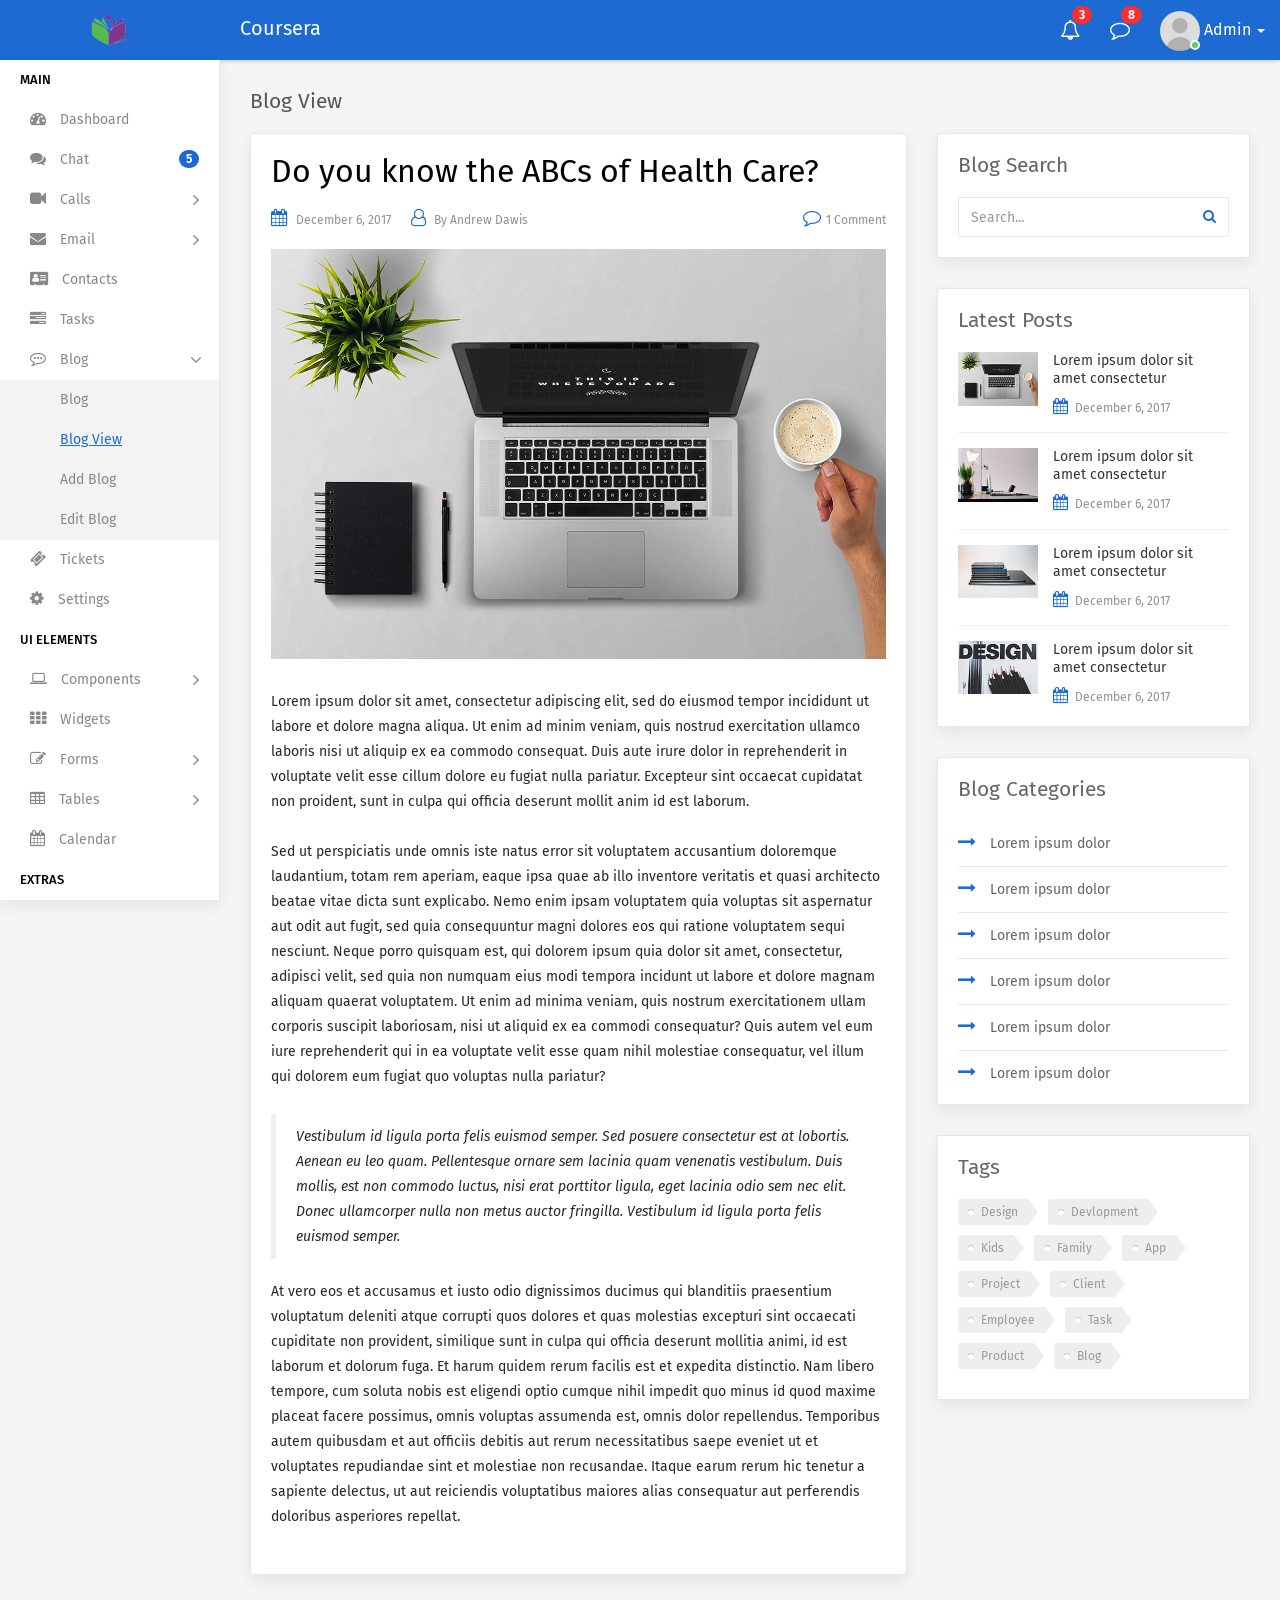
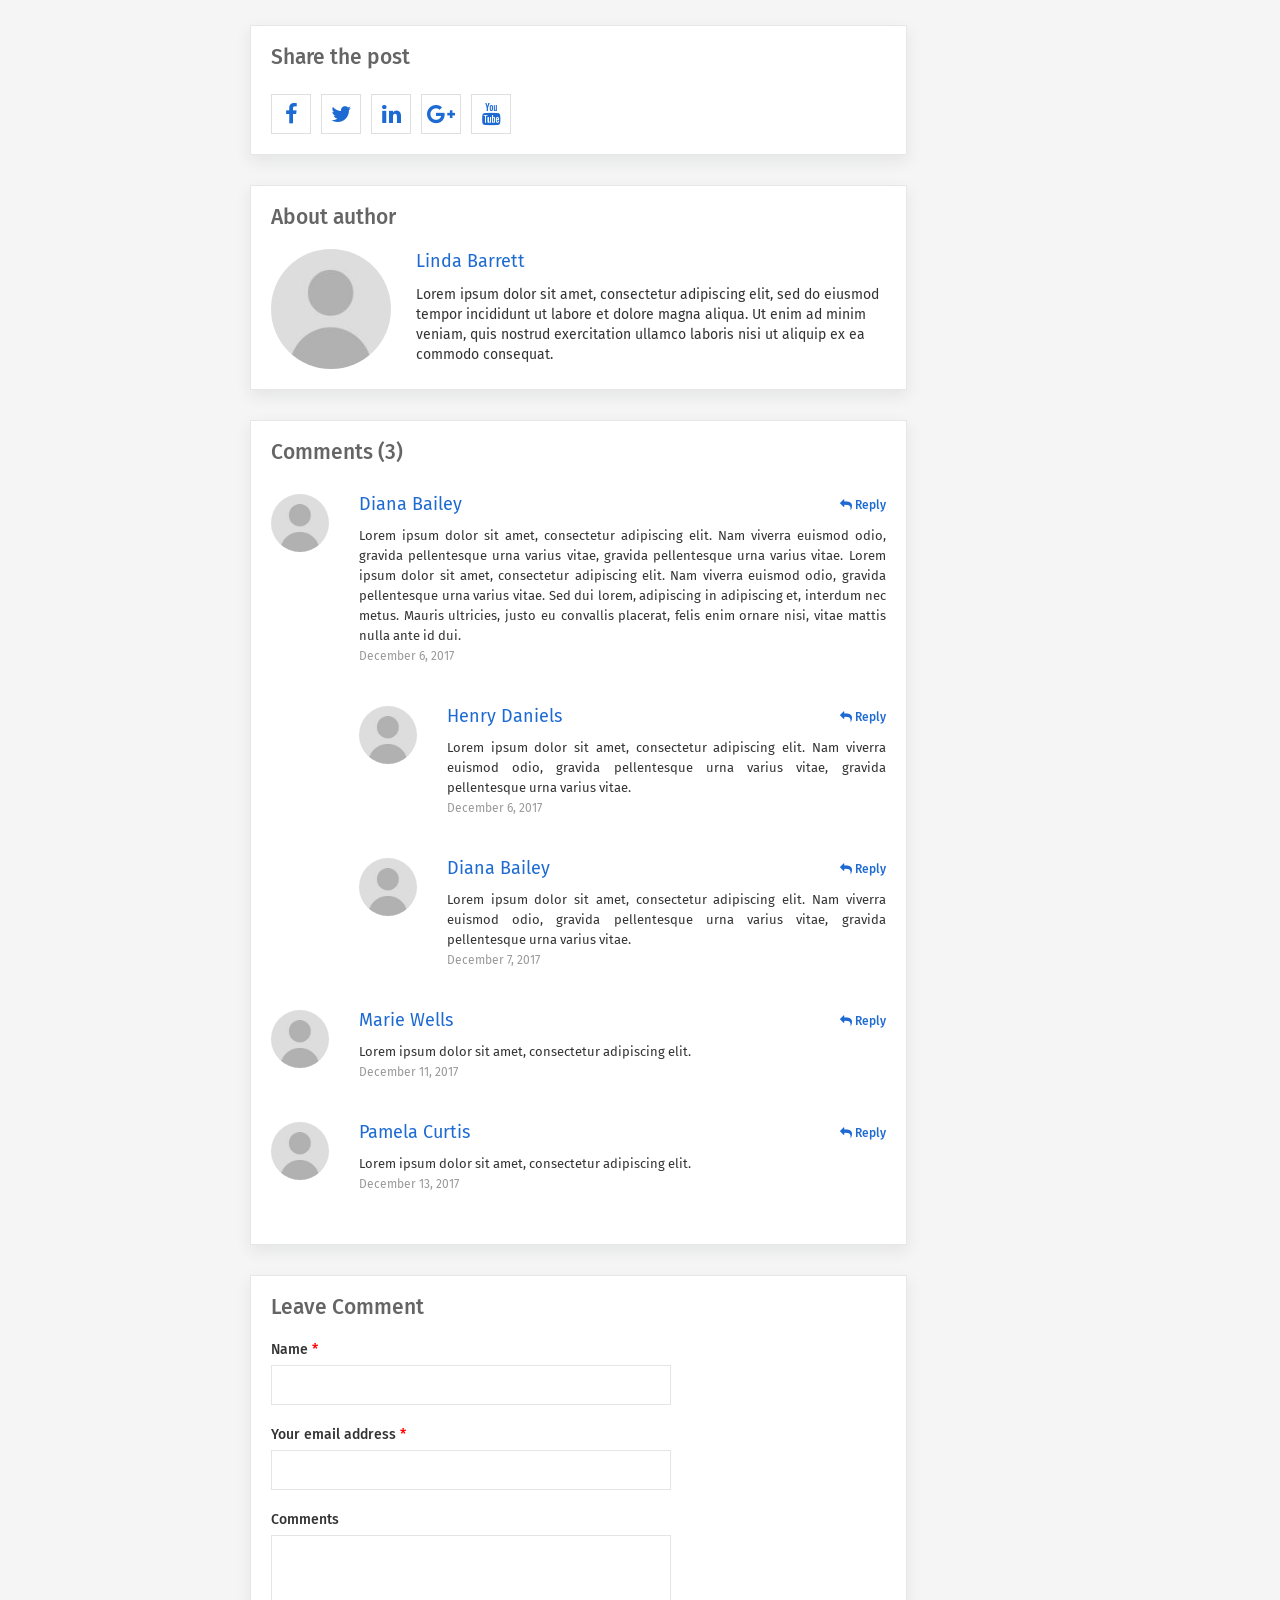
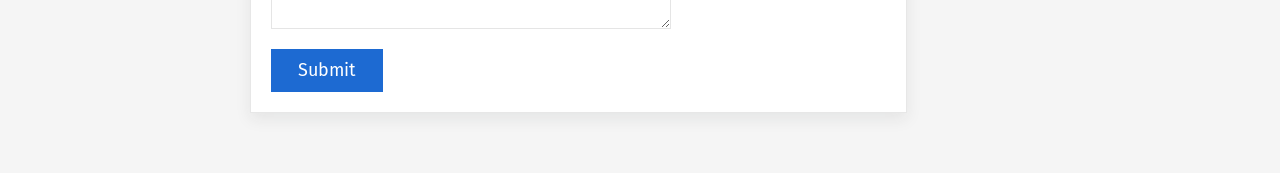
<file: website/blog-details.html>
<!DOCTYPE html>
<html>

<head>
    <meta charset="utf-8">
    <meta name="viewport" content="width=device-width, initial-scale=1.0, user-scalable=0">
    <link rel="shortcut icon" type="image/x-icon" href="assets/img/favicon.png">
    <title>Coursera - Guided Project Template</title>
    <link href="https://fonts.googleapis.com/css?family=Fira+Sans:400,500,600,700" rel="stylesheet">
    <link rel="stylesheet" type="text/css" href="assets/css/bootstrap.min.css">
    <link rel="stylesheet" type="text/css" href="assets/css/font-awesome.min.css">
    <link rel="stylesheet" type="text/css" href="assets/css/style.css">
    <!--[if lt IE 9]>
		<script src="assets/js/html5shiv.min.js"></script>
		<script src="assets/js/respond.min.js"></script>
	<![endif]-->
</head>

<body>
    <div class="main-wrapper">
        <div class="header">
            <div class="header-left">
                <a href="index.html" class="logo">
                    <img src="assets/img/logo.png" width="40" height="40" alt="">
                </a>
            </div>
            <div class="page-title-box pull-left">
                <h3>Coursera</h3>
            </div>
            <a id="mobile_btn" class="mobile_btn pull-left" href="#sidebar"><i class="fa fa-bars" aria-hidden="true"></i></a>
            <ul class="nav navbar-nav navbar-right user-menu pull-right">
                <li class="dropdown hidden-xs">
                    <a href="#" class="dropdown-toggle" data-toggle="dropdown"><i class="fa fa-bell-o"></i> <span class="badge bg-primary pull-right">3</span></a>
                    <div class="dropdown-menu notifications">
                        <div class="topnav-dropdown-header">
                            <span>Notifications</span>
                        </div>
                        <div class="drop-scroll">
                            <ul class="media-list">
                                <li class="media notification-message">
                                    <a href="activities.html">
                                        <div class="media-left">
                                            <span class="avatar">
												<img alt="John Doe" src="assets/img/user.jpg" class="img-responsive img-circle">
											</span>
                                        </div>
                                        <div class="media-body">
                                            <p class="noti-details"><span class="noti-title">John Doe</span> added new task <span class="noti-title">Patient appointment booking</span></p>
                                            <p class="noti-time"><span class="notification-time">4 mins ago</span></p>
                                        </div>
                                    </a>
                                </li>
                                <li class="media notification-message">
                                    <a href="activities.html">
                                        <div class="media-left">
                                            <span class="avatar">V</span>
                                        </div>
                                        <div class="media-body">
                                            <p class="noti-details"><span class="noti-title">Tarah Shropshire</span> changed the task name <span class="noti-title">Appointment booking with payment gateway</span></p>
                                            <p class="noti-time"><span class="notification-time">6 mins ago</span></p>
                                        </div>
                                    </a>
                                </li>
                                <li class="media notification-message">
                                    <a href="activities.html">
                                        <div class="media-left">
                                            <span class="avatar">L</span>
                                        </div>
                                        <div class="media-body">
                                            <p class="noti-details"><span class="noti-title">Misty Tison</span> added <span class="noti-title">Domenic Houston</span> and <span class="noti-title">Claire Mapes</span> to project <span class="noti-title">Doctor available module</span></p>
                                            <p class="noti-time"><span class="notification-time">8 mins ago</span></p>
                                        </div>
                                    </a>
                                </li>
                                <li class="media notification-message">
                                    <a href="activities.html">
                                        <div class="media-left">
                                            <span class="avatar">G</span>
                                        </div>
                                        <div class="media-body">
                                            <p class="noti-details"><span class="noti-title">Rolland Webber</span> completed task <span class="noti-title">Patient and Doctor video conferencing</span></p>
                                            <p class="noti-time"><span class="notification-time">12 mins ago</span></p>
                                        </div>
                                    </a>
                                </li>
                                <li class="media notification-message">
                                    <a href="activities.html">
                                        <div class="media-left">
                                            <span class="avatar">V</span>
                                        </div>
                                        <div class="media-body">
                                            <p class="noti-details"><span class="noti-title">Bernardo Galaviz</span> added new task <span class="noti-title">Private chat module</span></p>
                                            <p class="noti-time"><span class="notification-time">2 days ago</span></p>
                                        </div>
                                    </a>
                                </li>
                            </ul>
                        </div>
                        <div class="topnav-dropdown-footer">
                            <a href="activities.html">View all Notifications</a>
                        </div>
                    </div>
                </li>
                <li class="dropdown hidden-xs">
                    <a href="javascript:;" id="open_msg_box" class="hasnotifications"><i class="fa fa-comment-o"></i> <span class="badge bg-primary pull-right">8</span></a>
                </li>
                <li class="dropdown">
                    <a href="profile.html" class="dropdown-toggle user-link" data-toggle="dropdown" title="Admin">
                        <span class="user-img"><img class="img-circle" src="assets/img/user.jpg" width="40" alt="Admin">
							<span class="status online"></span></span>
                        <span>Admin</span>
                        <i class="caret"></i>
                    </a>
                    <ul class="dropdown-menu">
                        <li><a href="profile.html">My Profile</a></li>
                        <li><a href="edit-profile.html">Edit Profile</a></li>
                        <li><a href="settings.html">Settings</a></li>
                        <li><a href="login.html">Logout</a></li>
                    </ul>
                </li>
            </ul>
            <div class="dropdown mobile-user-menu pull-right">
                <a href="#" class="dropdown-toggle" data-toggle="dropdown" aria-expanded="false"><i class="fa fa-ellipsis-v"></i></a>
                <ul class="dropdown-menu pull-right">
                    <li><a href="profile.html">My Profile</a></li>
                    <li><a href="edit-profile.html">Edit Profile</a></li>
                    <li><a href="settings.html">Settings</a></li>
                    <li><a href="login.html">Logout</a></li>
                </ul>
            </div>
        </div>
        <div class="sidebar" id="sidebar">
            <div class="sidebar-inner slimscroll">
                <div id="sidebar-menu" class="sidebar-menu">
                    <ul>
                        <li class="menu-title">Main</li>
                        <li>
                            <a href="index.html"><i class="fa fa-dashboard"></i> Dashboard</a>
                        </li>
                        <li>
                            <a href="chat.html"><i class="fa fa-comments" aria-hidden="true"></i> Chat <span class="badge bg-primary pull-right">5</span></a>
                        </li>
                        <li class="submenu">
                            <a href="#"><i class="fa fa-video-camera camera" aria-hidden="true"></i> <span> Calls</span> <span class="menu-arrow"></span></a>
                            <ul class="list-unstyled" style="display: none;">
                                <li><a href="voice-call.html">Voice Call</a></li>
                                <li><a href="video-call.html">Video Call</a></li>
                                <li><a href="incoming-call.html">Incoming Call</a></li>
                            </ul>
                        </li>
                        <li class="submenu">
                            <a href="#"><i class="fa fa-envelope" aria-hidden="true"></i> <span> Email</span> <span class="menu-arrow"></span></a>
                            <ul class="list-unstyled" style="display: none;">
                                <li><a href="compose.html">Compose Mail</a></li>
                                <li><a href="inbox.html">Inbox</a></li>
                                <li><a href="mail-view.html">Mail View</a></li>
                            </ul>
                        </li>
                        <li>
                            <a href="contacts.html"><i class="fa fa-address-card" aria-hidden="true"></i> Contacts</a>
                        </li>
                        <li>
                            <a href="tasks.html"><i class="fa fa-tasks" aria-hidden="true"></i> Tasks</a>
                        </li>
                        <li class="submenu">
                            <a href="#"><i class="fa fa-commenting-o" aria-hidden="true"></i> <span> Blog</span> <span class="menu-arrow"></span></a>
                            <ul class="list-unstyled" style="display: none;">
                                <li><a href="blog.html">Blog</a></li>
                                <li><a class="active" href="blog-details.html">Blog View</a></li>
                                <li><a href="add-blog.html">Add Blog</a></li>
                                <li><a href="edit-blog.html">Edit Blog</a></li>
                            </ul>
                        </li>
                        <li>
                            <a href="tickets.html"><i class="fa fa-ticket" aria-hidden="true"></i> Tickets</a>
                        </li>
                        <li>
                            <a href="settings.html"><i class="fa fa-cog" aria-hidden="true"></i> Settings</a>
                        </li>
                        <li class="menu-title">UI Elements</li>
                        <li class="submenu">
                            <a href="#"><i class="fa fa-laptop" aria-hidden="true"></i> <span> Components</span> <span class="menu-arrow"></span></a>
                            <ul class="list-unstyled" style="display: none;">
                                <li><a href="uikit.html">UI Kit</a></li>
                                <li><a href="typography.html">Typography</a></li>
                                <li><a href="tabs.html">Tabs</a></li>
                            </ul>
                        </li>
                        <li>
                            <a href="widgets.html"><i class="fa fa-th" aria-hidden="true"></i> Widgets</a>
                        </li>
                        <li class="submenu">
                            <a href="#"><i class="fa fa-edit" aria-hidden="true"></i> <span> Forms</span> <span class="menu-arrow"></span></a>
                            <ul class="list-unstyled" style="display: none;">
                                <li><a href="form-basic-inputs.html">Basic Inputs</a></li>
                                <li><a href="form-input-groups.html">Input Groups</a></li>
                                <li><a href="form-horizontal.html">Horizontal Form</a></li>
                                <li><a href="form-vertical.html">Vertical Form</a></li>
                            </ul>
                        </li>
                        <li class="submenu">
                            <a href="#"><i class="fa fa-table" aria-hidden="true"></i> <span> Tables</span> <span class="menu-arrow"></span></a>
                            <ul class="list-unstyled" style="display: none;">
                                <li><a href="tables-basic.html">Basic Tables</a></li>
                                <li><a href="tables-datatables.html">Data Table</a></li>
                            </ul>
                        </li>
                        <li>
                            <a href="calendar.html"><i class="fa fa-calendar" aria-hidden="true"></i> Calendar</a>
                        </li>
                        <li class="menu-title">Extras</li>
                        <li class="submenu">
                            <a href="#"><i class="fa fa-columns" aria-hidden="true"></i> <span>Pages</span> <span class="menu-arrow"></span></a>
                            <ul class="list-unstyled" style="display: none;">
                                <li><a href="login.html"> Login </a></li>
                                <li><a href="register.html"> Register </a></li>
                                <li><a href="forgot-password.html"> Forgot Password </a></li>
                                <li><a href="change-password2.html"> Change Password </a></li>
                                <li><a href="lock-screen.html"> Lock Screen </a></li>
                                <li><a href="profile.html"> Profile </a></li>
                                <li><a href="gallery.html"> Gallery </a></li>
                                <li> <a href="pricing.html">Pricing</a></li>
                                <li><a href="error-404.html">404 Error </a></li>
                                <li><a href="error-500.html">500 Error </a></li>
                                <li><a href="coming-soon.html">Coming Soon </a></li>
                                <li><a href="blank-page.html"> Blank Page </a></li>
                            </ul>
                        </li>
                        <li class="submenu">
                            <a href="javascript:void(0);" class="noti-dot"><i class="fa fa-rocket" aria-hidden="true"></i> <span>CRM </span> <span class="menu-arrow"></span></a>
                            <ul style="display: none;">
                                <li class="submenu">
                                    <a href="#" class="noti-dot"><span> Employees</span> <span class="menu-arrow"></span></a>
                                    <ul class="list-unstyled" style="display: none;">
                                        <li><a href="employees.html">All Employees</a></li>
                                        <li><a href="holidays.html">Holidays</a></li>
                                        <li><a href="leaves.html"><span>Leave Requests</span> <span class="badge bg-primary pull-right">1</span></a></li>
                                        <li><a href="attendance.html">Attendance</a></li>
                                        <li><a href="departments.html">Departments</a></li>
                                        <li><a href="designations.html">Designations</a></li>
                                    </ul>
                                </li>
                                <li>
                                    <a href="clients.html">Clients</a>
                                </li>
                                <li>
                                    <a href="projects.html">Projects</a>
                                </li>
                                <li>
                                    <a href="tasks.html">Tasks</a>
                                </li>
                                <li>
                                    <a href="leads.html">Leads</a>
                                </li>
                                <li class="submenu">
                                    <a href="#"><span> Accounts </span> <span class="menu-arrow"></span></a>
                                    <ul class="list-unstyled" style="display: none;">
                                        <li><a href="estimates.html">Estimates</a></li>
                                        <li><a href="invoices.html">Invoices</a></li>
                                        <li><a href="payments.html">Payments</a></li>
                                        <li><a href="expenses.html">Expenses</a></li>
                                        <li><a href="provident-fund.html">Provident Fund</a></li>
                                        <li><a href="taxes.html">Taxes</a></li>
                                    </ul>
                                </li>
                                <li class="submenu">
                                    <a href="#"><span> Payroll </span> <span class="menu-arrow"></span></a>
                                    <ul class="list-unstyled" style="display: none;">
                                        <li><a href="salary.html"> Employee Salary </a></li>
                                        <li><a href="salary-view.html"> Payslip </a></li>
                                    </ul>
                                </li>
                                <li>
                                    <a href="worksheet.html">Timing Sheet</a>
                                </li>
                                <li>
                                    <a href="assets.html">Assets</a>
                                </li>
                                <li>
                                    <a href="activities.html">Activities</a>
                                </li>
                                <li>
                                    <a href="users.html">Users</a>
                                </li>
                                <li class="submenu">
                                    <a href="#"><span> Reports </span> <span class="menu-arrow"></span></a>
                                    <ul class="list-unstyled" style="display: none;">
                                        <li><a href="expense-reports.html"> Expense Report </a></li>
                                        <li><a href="invoice-reports.html"> Invoice Report </a></li>
                                    </ul>
                                </li>
                            </ul>
                        </li>
                        <li class="submenu">
                            <a href="#"><i class="fa fa-shopping-cart" aria-hidden="true"></i> <span>Ecommerce</span> <span class="menu-arrow"></span></a>
                            <ul class="list-unstyled" style="display: none;">
                                <li><a href="products.html"> Products </a></li>
                                <li><a href="products-list.html"> Products List </a></li>
                                <li><a href="product-details.html"> Product Details </a></li>
                                <li><a href="add-product.html"> Add Product </a></li>
                                <li><a href="edit-product.html"> Edit Product </a></li>
                                <li><a href="orders.html"> Orders </a></li>
                            </ul>
                        </li>
                        <li class="submenu">
                            <a href="javascript:void(0);"><i class="fa fa-share-alt" aria-hidden="true"></i> <span>Multi Level</span> <span class="menu-arrow"></span></a>
                            <ul style="display: none;">
                                <li class="submenu">
                                    <a href="javascript:void(0);"><span>Level 1</span> <span class="menu-arrow"></span></a>
                                    <ul style="display: none;">
                                        <li><a href="javascript:void(0);"><span>Level 2</span></a></li>
                                        <li class="submenu">
                                            <a href="javascript:void(0);"> <span> Level 2</span> <span class="menu-arrow"></span></a>
                                            <ul class="list-unstyled" style="display: none;">
                                                <li><a href="javascript:void(0);">Level 3</a></li>
                                                <li><a href="javascript:void(0);">Level 3</a></li>
                                            </ul>
                                        </li>
                                        <li><a href="javascript:void(0);"><span>Level 2</span></a></li>
                                    </ul>
                                </li>
                                <li>
                                    <a href="javascript:void(0);"><span>Level 1</span></a>
                                </li>
                            </ul>
                        </li>
                    </ul>
                </div>
            </div>
        </div>
        <div class="page-wrapper">
            <div class="content container-fluid">
                <div class="row">
                    <div class="col-xs-12">
                        <h4 class="page-title">Blog View</h4>
                    </div>
                </div>
                <div class="row">
                    <div class="col-sm-8">
                        <div class="blog-view">
                            <article class="blog blog-single-post">
                                <h3 class="blog-title">Do you know the ABCs of Health Care?</h3>
                                <div class="blog-info clearfix">
                                    <div class="post-left">
                                        <ul>
                                            <li><a href="#."><i class="fa fa-calendar" aria-hidden="true"></i> <span>December 6, 2017</span></a></li>
                                            <li><a href="#."><i class="fa fa-user-o" aria-hidden="true"></i> <span>By Andrew Dawis</span></a></li>
                                        </ul>
                                    </div>
                                    <div class="post-right"><a href="#."><i class="fa fa-comment-o" aria-hidden="true"></i>1 Comment</a></div>
                                </div>
                                <div class="blog-image">
                                    <a href="#."><img alt="" src="assets/img/blog/blog-01.jpg" class="img-responsive"></a>
                                </div>
                                <div class="blog-content">
                                    <p>Lorem ipsum dolor sit amet, consectetur adipiscing elit, sed do eiusmod tempor incididunt ut labore et dolore magna aliqua. Ut enim ad minim veniam, quis nostrud exercitation ullamco laboris nisi ut aliquip ex ea commodo consequat. Duis aute irure dolor in reprehenderit in voluptate velit esse cillum dolore eu fugiat nulla pariatur. Excepteur sint occaecat cupidatat non proident, sunt in culpa qui officia deserunt mollit anim id est laborum.</p>
                                    <p>Sed ut perspiciatis unde omnis iste natus error sit voluptatem accusantium doloremque laudantium, totam rem aperiam, eaque ipsa quae ab illo inventore veritatis et quasi architecto beatae vitae dicta sunt explicabo. Nemo enim ipsam voluptatem quia voluptas sit aspernatur aut odit aut fugit, sed quia consequuntur magni dolores eos qui ratione voluptatem sequi nesciunt. Neque porro quisquam est, qui dolorem ipsum quia dolor sit amet, consectetur, adipisci velit, sed quia non numquam eius modi tempora incidunt ut labore et dolore magnam aliquam quaerat voluptatem. Ut enim ad minima veniam, quis nostrum exercitationem ullam corporis suscipit laboriosam, nisi ut aliquid ex ea commodi consequatur? Quis autem vel eum iure reprehenderit qui in ea voluptate velit esse quam nihil molestiae consequatur, vel illum qui dolorem eum fugiat quo voluptas nulla pariatur?</p>
                                    <blockquote>
                                        <p>Vestibulum id ligula porta felis euismod semper. Sed posuere consectetur est at lobortis. Aenean eu leo quam. Pellentesque ornare sem lacinia quam venenatis vestibulum. Duis mollis, est non commodo luctus, nisi erat porttitor ligula, eget lacinia odio sem nec elit. Donec ullamcorper nulla non metus auctor fringilla. Vestibulum id ligula porta felis euismod semper.</p>
                                    </blockquote>
                                    <p>At vero eos et accusamus et iusto odio dignissimos ducimus qui blanditiis praesentium voluptatum deleniti atque corrupti quos dolores et quas molestias excepturi sint occaecati cupiditate non provident, similique sunt in culpa qui officia deserunt mollitia animi, id est laborum et dolorum fuga. Et harum quidem rerum facilis est et expedita distinctio. Nam libero tempore, cum soluta nobis est eligendi optio cumque nihil impedit quo minus id quod maxime placeat facere possimus, omnis voluptas assumenda est, omnis dolor repellendus. Temporibus autem quibusdam et aut officiis debitis aut rerum necessitatibus saepe eveniet ut et voluptates repudiandae sint et molestiae non recusandae. Itaque earum rerum hic tenetur a sapiente delectus, ut aut reiciendis voluptatibus maiores alias consequatur aut perferendis doloribus asperiores repellat.</p>
                                </div>
                            </article>
                            <div class="widget blog-share clearfix">
                                <h3>Share the post</h3>
                                <ul class="social-share">
                                    <li><a href="#." title="Facebook"><i class="fa fa-facebook"></i></a></li>
                                    <li><a href="#." title="Twitter"><i class="fa fa-twitter"></i></a></li>
                                    <li><a href="#." title="Linkedin"><i class="fa fa-linkedin"></i></a></li>
                                    <li><a href="#." title="Google Plus"><i class="fa fa-google-plus"></i></a></li>
                                    <li><a href="#." title="Youtube"><i class="fa fa-youtube"></i></a></li>
                                </ul>
                            </div>
                            <div class="widget author-widget clearfix">
                                <h3>About author</h3>
                                <div class="about-author">
                                    <div class="about-author-img">
                                        <div class="author-img-wrap">
                                            <img class="img-responsive img-circle" alt="" src="assets/img/user.jpg">
                                        </div>
                                    </div>
                                    <div class="author-details">
                                        <span class="blog-author-name">Linda Barrett</span>
                                        <p>Lorem ipsum dolor sit amet, consectetur adipiscing elit, sed do eiusmod tempor incididunt ut labore et dolore magna aliqua. Ut enim ad minim veniam, quis nostrud exercitation ullamco laboris nisi ut aliquip ex ea commodo consequat.</p>
                                    </div>
                                </div>
                            </div>
                            <div class="widget blog-comments clearfix">
                                <h3>Comments (3)</h3>
                                <ul class="comments-list">
                                    <li>
                                        <div class="comment">
                                            <div class="comment-author">
                                                <img class="avatar" alt="" src="assets/img/user.jpg">
                                            </div>
                                            <div class="comment-block">
                                                <span class="comment-by">
													<span class="blog-author-name">Diana Bailey</span>
                                                <span class="pull-right">
														<span class="blog-reply"><a href="#."><i class="fa fa-reply"></i> Reply</a></span>
                                                </span>
                                                </span>
                                                <p>Lorem ipsum dolor sit amet, consectetur adipiscing elit. Nam viverra euismod odio, gravida pellentesque urna varius vitae, gravida pellentesque urna varius vitae. Lorem ipsum dolor sit amet, consectetur adipiscing elit. Nam viverra euismod odio, gravida pellentesque urna varius vitae. Sed dui lorem, adipiscing in adipiscing et, interdum nec metus. Mauris ultricies, justo eu convallis placerat, felis enim ornare nisi, vitae mattis nulla ante id dui.</p>
                                                <span class="blog-date">December 6, 2017</span>
                                            </div>
                                        </div>
                                        <ul class="comments-list reply">
                                            <li>
                                                <div class="comment">
                                                    <div class="comment-author">
                                                        <img class="avatar" alt="" src="assets/img/user.jpg">
                                                    </div>
                                                    <div class="comment-block">
                                                        <span class="comment-by">
															<span class="blog-author-name">Henry Daniels</span>
                                                        <span class="pull-right">
																<span class="blog-reply"><a href="#."><i class="fa fa-reply"></i> Reply</a></span>
                                                        </span>
                                                        </span>
                                                        <p>Lorem ipsum dolor sit amet, consectetur adipiscing elit. Nam viverra euismod odio, gravida pellentesque urna varius vitae, gravida pellentesque urna varius vitae.</p>
                                                        <span class="blog-date">December 6, 2017</span>
                                                    </div>
                                                </div>
                                            </li>
                                            <li>
                                                <div class="comment">
                                                    <div class="comment-author">
                                                        <img class="avatar" alt="" src="assets/img/user.jpg">
                                                    </div>
                                                    <div class="comment-block">
                                                        <span class="comment-by">
															<span class="blog-author-name">Diana Bailey</span>
                                                        <span class="pull-right">
														<span class="blog-reply"> <a href="#."><i class="fa fa-reply"></i> Reply</a></span>
                                                        </span>
                                                        </span>
                                                        <p>Lorem ipsum dolor sit amet, consectetur adipiscing elit. Nam viverra euismod odio, gravida pellentesque urna varius vitae, gravida pellentesque urna varius vitae.</p>
                                                        <span class="blog-date">December 7, 2017</span>
                                                    </div>
                                                </div>
                                            </li>
                                        </ul>
                                    </li>
                                    <li>
                                        <div class="comment">
                                            <div class="comment-author">
                                                <img class="avatar" alt="" src="assets/img/user.jpg">
                                            </div>
                                            <div class="comment-block">
                                                <span class="comment-by">
													<span class="blog-author-name">Marie Wells</span>
                                                <span class="pull-right">
														<span class="blog-reply"><a href="#."><i class="fa fa-reply"></i> Reply</a></span>
                                                </span>
                                                </span>
                                                <p>Lorem ipsum dolor sit amet, consectetur adipiscing elit.</p>
                                                <span class="blog-date">December 11, 2017</span>
                                            </div>
                                        </div>
                                    </li>
                                    <li>
                                        <div class="comment">
                                            <div class="comment-author">
                                                <img class="avatar" alt="" src="assets/img/user.jpg">
                                            </div>
                                            <div class="comment-block">
                                                <span class="comment-by">
													<span class="blog-author-name">Pamela Curtis</span>
                                                <span class="pull-right">
														<span class="blog-reply"><a href="#."><i class="fa fa-reply"></i> Reply</a></span>
                                                </span>
                                                </span>
                                                <p>Lorem ipsum dolor sit amet, consectetur adipiscing elit.</p>
                                                <span class="blog-date">December 13, 2017</span>
                                            </div>
                                        </div>
                                    </li>
                                </ul>
                            </div>
                            <div class="widget new-comment clearfix">
                                <h3>Leave Comment</h3>
                                <form>
                                    <div class="row">
                                        <div class="col-sm-8">
                                            <div class="form-group">
                                                <label>Name <span class="text-red">*</span></label>
                                                <input type="text" class="form-control">
                                            </div>
                                            <div class="form-group">
                                                <label>Your email address <span class="text-red">*</span></label>
                                                <input type="email" class="form-control">
                                            </div>
                                            <div class="form-group">
                                                <label>Comments</label>
                                                <textarea rows="4" class="form-control"></textarea>
                                            </div>
                                            <div class="comment-submit">
                                                <input type="submit" value="Submit" class="btn">
                                            </div>
                                        </div>
                                    </div>
                                </form>
                            </div>
                        </div>
                    </div>
                    <aside class="col-sm-4">
                        <div class="widget search-widget">
                            <h5>Blog Search</h5>
                            <form class="search-form">
                                <div class="input-group">
                                    <input type="text" placeholder="Search..." class="form-control">
                                    <div class="input-group-btn">
                                        <button type="submit" class="btn btn-primary"><i class="fa fa-search"></i></button>
                                    </div>
                                </div>
                            </form>
                        </div>
                        <div class="widget post-widget">
                            <h5>Latest Posts</h5>
                            <ul class="latest-posts">
                                <li>
                                    <div class="post-thumb">
                                        <a href="blog-details.html">
                                            <img class="img-responsive" src="assets/img/blog/blog-thumb-01.jpg" alt="">
                                        </a>
                                    </div>
                                    <div class="post-info">
                                        <h4>
											<a href="blog-details.html">Lorem ipsum dolor sit amet consectetur</a>
										</h4>
                                        <p><i aria-hidden="true" class="fa fa-calendar"></i> December 6, 2017</p>
                                    </div>
                                </li>
                                <li>
                                    <div class="post-thumb">
                                        <a href="blog-details.html">
                                            <img class="img-responsive" src="assets/img/blog/blog-thumb-02.jpg" alt="">
                                        </a>
                                    </div>
                                    <div class="post-info">
                                        <h4>
											<a href="blog-details.html">Lorem ipsum dolor sit amet consectetur</a>
										</h4>
                                        <p><i aria-hidden="true" class="fa fa-calendar"></i> December 6, 2017</p>
                                    </div>
                                </li>
                                <li>
                                    <div class="post-thumb">
                                        <a href="blog-details.html">
                                            <img class="img-responsive" src="assets/img/blog/blog-thumb-03.jpg" alt="">
                                        </a>
                                    </div>
                                    <div class="post-info">
                                        <h4>
											<a href="blog-details.html">Lorem ipsum dolor sit amet consectetur</a>
										</h4>
                                        <p><i aria-hidden="true" class="fa fa-calendar"></i> December 6, 2017</p>
                                    </div>
                                </li>
                                <li>
                                    <div class="post-thumb">
                                        <a href="blog-details.html">
                                            <img class="img-responsive" src="assets/img/blog/blog-thumb-04.jpg" alt="">
                                        </a>
                                    </div>
                                    <div class="post-info">
                                        <h4>
											<a href="blog-details.html">Lorem ipsum dolor sit amet consectetur</a>
										</h4>
                                        <p><i aria-hidden="true" class="fa fa-calendar"></i> December 6, 2017</p>
                                    </div>
                                </li>
                            </ul>
                        </div>
                        <div class="widget category-widget">
                            <h5>Blog Categories</h5>
                            <ul class="categories">
                                <li><a href="#."><i class="fa fa-long-arrow-right" aria-hidden="true"></i> Lorem ipsum dolor</a></li>
                                <li><a href="#."><i class="fa fa-long-arrow-right" aria-hidden="true"></i> Lorem ipsum dolor</a></li>
                                <li><a href="#."><i class="fa fa-long-arrow-right" aria-hidden="true"></i> Lorem ipsum dolor</a></li>
                                <li><a href="#."><i class="fa fa-long-arrow-right" aria-hidden="true"></i> Lorem ipsum dolor</a></li>
                                <li><a href="#."><i class="fa fa-long-arrow-right" aria-hidden="true"></i> Lorem ipsum dolor</a></li>
                                <li><a href="#."><i class="fa fa-long-arrow-right" aria-hidden="true"></i> Lorem ipsum dolor</a></li>
                            </ul>
                        </div>
                        <div class="widget tags-widget">
                            <h5>Tags</h5>
                            <ul class="tags">
                                <li><a href="#." class="tag">Design</a></li>
                                <li><a href="#." class="tag">Devlopment</a></li>
                                <li><a href="#." class="tag">Kids</a></li>
                                <li><a href="#." class="tag">Family</a></li>
                                <li><a href="#." class="tag">App</a></li>
                                <li><a href="#." class="tag">Project</a></li>
                                <li><a href="#." class="tag">Client</a></li>
                                <li><a href="#." class="tag">Employee</a></li>
                                <li><a href="#." class="tag">Task</a></li>
                                <li><a href="#." class="tag">Product</a></li>
                                <li><a href="#." class="tag">Blog</a></li>
                            </ul>
                        </div>
                    </aside>
                </div>
            </div>
            <div class="notification-box">
                <div class="msg-sidebar notifications msg-noti">
                    <div class="topnav-dropdown-header">
                        <span>Messages</span>
                    </div>
                    <div class="drop-scroll msg-list-scroll">
                        <ul class="list-box">
                            <li>
                                <a href="chat.html">
                                    <div class="list-item">
                                        <div class="list-left">
                                            <span class="avatar">R</span>
                                        </div>
                                        <div class="list-body">
                                            <span class="message-author">Richard Miles </span>
                                            <span class="message-time">12:28 AM</span>
                                            <div class="clearfix"></div>
                                            <span class="message-content">Lorem ipsum dolor sit amet, consectetur adipiscing</span>
                                        </div>
                                    </div>
                                </a>
                            </li>
                            <li>
                                <a href="chat.html">
                                    <div class="list-item new-message">
                                        <div class="list-left">
                                            <span class="avatar">J</span>
                                        </div>
                                        <div class="list-body">
                                            <span class="message-author">John Doe</span>
                                            <span class="message-time">1 Aug</span>
                                            <div class="clearfix"></div>
                                            <span class="message-content">Lorem ipsum dolor sit amet, consectetur adipiscing</span>
                                        </div>
                                    </div>
                                </a>
                            </li>
                            <li>
                                <a href="chat.html">
                                    <div class="list-item">
                                        <div class="list-left">
                                            <span class="avatar">T</span>
                                        </div>
                                        <div class="list-body">
                                            <span class="message-author"> Tarah Shropshire </span>
                                            <span class="message-time">12:28 AM</span>
                                            <div class="clearfix"></div>
                                            <span class="message-content">Lorem ipsum dolor sit amet, consectetur adipiscing</span>
                                        </div>
                                    </div>
                                </a>
                            </li>
                            <li>
                                <a href="chat.html">
                                    <div class="list-item">
                                        <div class="list-left">
                                            <span class="avatar">M</span>
                                        </div>
                                        <div class="list-body">
                                            <span class="message-author">Mike Litorus</span>
                                            <span class="message-time">12:28 AM</span>
                                            <div class="clearfix"></div>
                                            <span class="message-content">Lorem ipsum dolor sit amet, consectetur adipiscing</span>
                                        </div>
                                    </div>
                                </a>
                            </li>
                            <li>
                                <a href="chat.html">
                                    <div class="list-item">
                                        <div class="list-left">
                                            <span class="avatar">C</span>
                                        </div>
                                        <div class="list-body">
                                            <span class="message-author"> Catherine Manseau </span>
                                            <span class="message-time">12:28 AM</span>
                                            <div class="clearfix"></div>
                                            <span class="message-content">Lorem ipsum dolor sit amet, consectetur adipiscing</span>
                                        </div>
                                    </div>
                                </a>
                            </li>
                            <li>
                                <a href="chat.html">
                                    <div class="list-item">
                                        <div class="list-left">
                                            <span class="avatar">D</span>
                                        </div>
                                        <div class="list-body">
                                            <span class="message-author"> Domenic Houston </span>
                                            <span class="message-time">12:28 AM</span>
                                            <div class="clearfix"></div>
                                            <span class="message-content">Lorem ipsum dolor sit amet, consectetur adipiscing</span>
                                        </div>
                                    </div>
                                </a>
                            </li>
                            <li>
                                <a href="chat.html">
                                    <div class="list-item">
                                        <div class="list-left">
                                            <span class="avatar">B</span>
                                        </div>
                                        <div class="list-body">
                                            <span class="message-author"> Buster Wigton </span>
                                            <span class="message-time">12:28 AM</span>
                                            <div class="clearfix"></div>
                                            <span class="message-content">Lorem ipsum dolor sit amet, consectetur adipiscing</span>
                                        </div>
                                    </div>
                                </a>
                            </li>
                            <li>
                                <a href="chat.html">
                                    <div class="list-item">
                                        <div class="list-left">
                                            <span class="avatar">R</span>
                                        </div>
                                        <div class="list-body">
                                            <span class="message-author"> Rolland Webber </span>
                                            <span class="message-time">12:28 AM</span>
                                            <div class="clearfix"></div>
                                            <span class="message-content">Lorem ipsum dolor sit amet, consectetur adipiscing</span>
                                        </div>
                                    </div>
                                </a>
                            </li>
                            <li>
                                <a href="chat.html">
                                    <div class="list-item">
                                        <div class="list-left">
                                            <span class="avatar">C</span>
                                        </div>
                                        <div class="list-body">
                                            <span class="message-author"> Claire Mapes </span>
                                            <span class="message-time">12:28 AM</span>
                                            <div class="clearfix"></div>
                                            <span class="message-content">Lorem ipsum dolor sit amet, consectetur adipiscing</span>
                                        </div>
                                    </div>
                                </a>
                            </li>
                            <li>
                                <a href="chat.html">
                                    <div class="list-item">
                                        <div class="list-left">
                                            <span class="avatar">M</span>
                                        </div>
                                        <div class="list-body">
                                            <span class="message-author">Melita Faucher</span>
                                            <span class="message-time">12:28 AM</span>
                                            <div class="clearfix"></div>
                                            <span class="message-content">Lorem ipsum dolor sit amet, consectetur adipiscing</span>
                                        </div>
                                    </div>
                                </a>
                            </li>
                            <li>
                                <a href="chat.html">
                                    <div class="list-item">
                                        <div class="list-left">
                                            <span class="avatar">J</span>
                                        </div>
                                        <div class="list-body">
                                            <span class="message-author">Jeffery Lalor</span>
                                            <span class="message-time">12:28 AM</span>
                                            <div class="clearfix"></div>
                                            <span class="message-content">Lorem ipsum dolor sit amet, consectetur adipiscing</span>
                                        </div>
                                    </div>
                                </a>
                            </li>
                            <li>
                                <a href="chat.html">
                                    <div class="list-item">
                                        <div class="list-left">
                                            <span class="avatar">L</span>
                                        </div>
                                        <div class="list-body">
                                            <span class="message-author">Loren Gatlin</span>
                                            <span class="message-time">12:28 AM</span>
                                            <div class="clearfix"></div>
                                            <span class="message-content">Lorem ipsum dolor sit amet, consectetur adipiscing</span>
                                        </div>
                                    </div>
                                </a>
                            </li>
                            <li>
                                <a href="chat.html">
                                    <div class="list-item">
                                        <div class="list-left">
                                            <span class="avatar">T</span>
                                        </div>
                                        <div class="list-body">
                                            <span class="message-author">Tarah Shropshire</span>
                                            <span class="message-time">12:28 AM</span>
                                            <div class="clearfix"></div>
                                            <span class="message-content">Lorem ipsum dolor sit amet, consectetur adipiscing</span>
                                        </div>
                                    </div>
                                </a>
                            </li>
                        </ul>
                    </div>
                    <div class="topnav-dropdown-footer">
                        <a href="chat.html">See all messages</a>
                    </div>
                </div>
            </div>
        </div>
    </div>
    <div class="sidebar-overlay" data-reff=""></div>
    <script type="text/javascript" src="assets/js/jquery-3.2.1.min.js"></script>
    <script type="text/javascript" src="assets/js/bootstrap.min.js"></script>
    <script type="text/javascript" src="assets/js/jquery.slimscroll.js"></script>
    <script type="text/javascript" src="assets/js/app.js"></script>
</body>

</html>
</file>
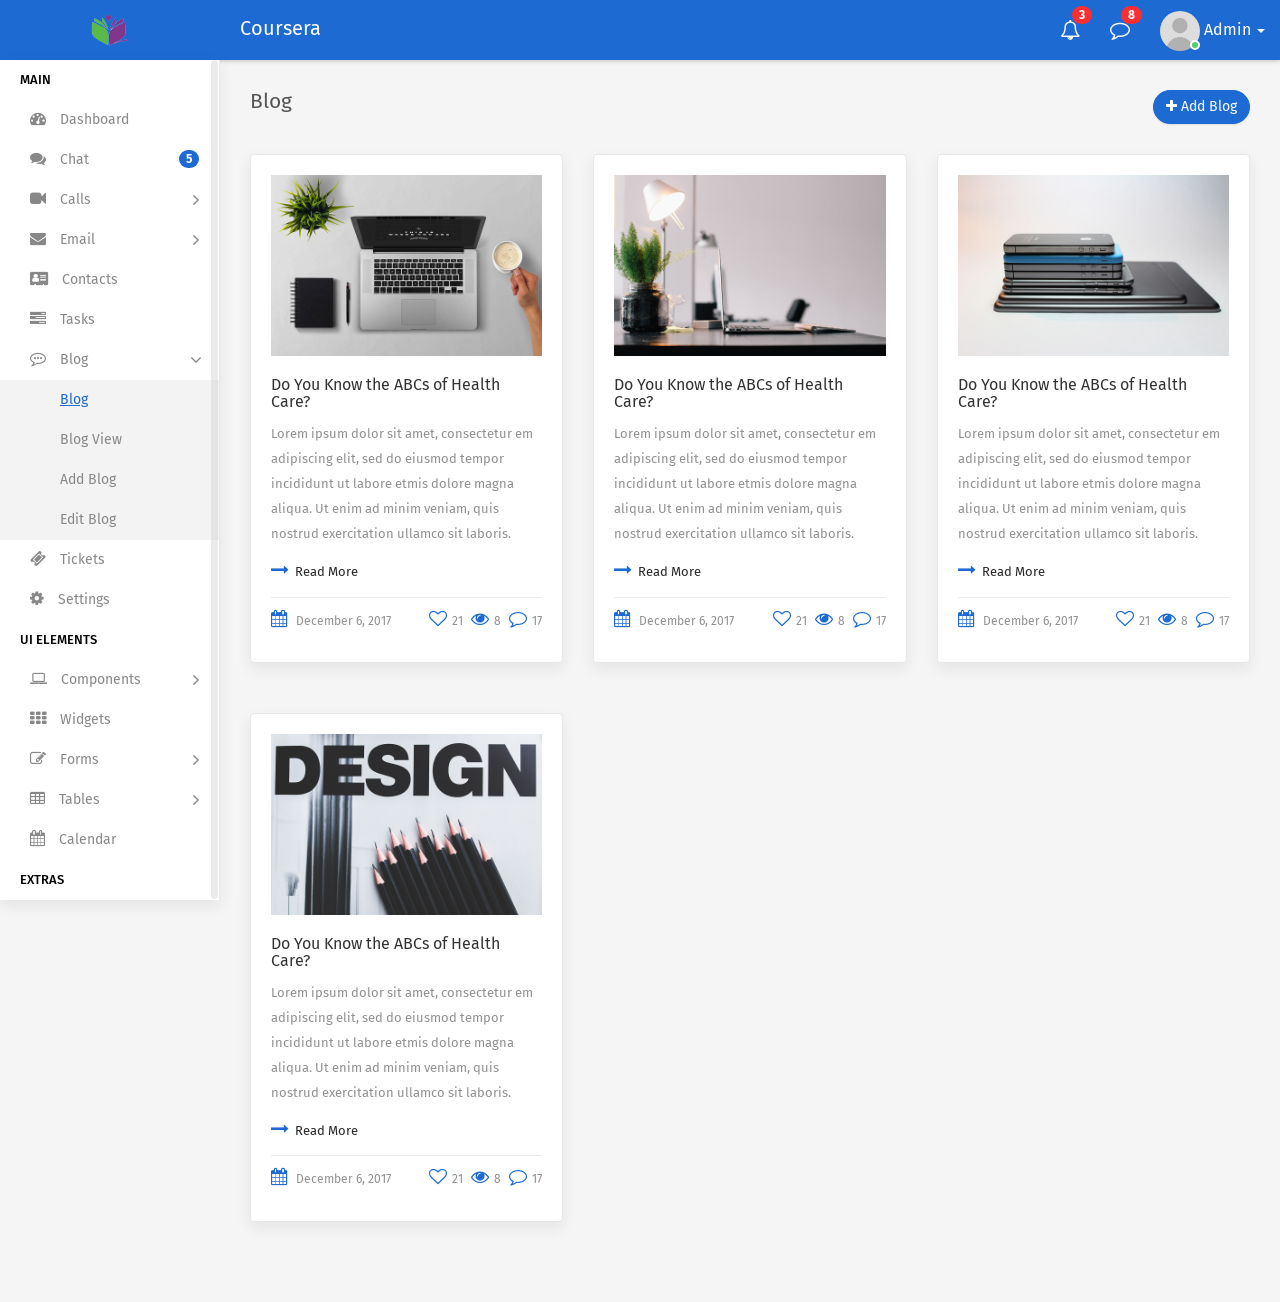
<file: website/blog.html>
<!DOCTYPE html>
<html>

<head>
    <meta charset="utf-8">
    <meta name="viewport" content="width=device-width, initial-scale=1.0, user-scalable=0">
    <link rel="shortcut icon" type="image/x-icon" href="assets/img/favicon.png">
    <title>Coursera - Guided Project Template</title>
    <link href="https://fonts.googleapis.com/css?family=Fira+Sans:400,500,600,700" rel="stylesheet">
    <link rel="stylesheet" type="text/css" href="assets/css/bootstrap.min.css">
    <link rel="stylesheet" type="text/css" href="assets/css/font-awesome.min.css">
    <link rel="stylesheet" type="text/css" href="assets/css/style.css">
    <!--[if lt IE 9]>
		<script src="assets/js/html5shiv.min.js"></script>
		<script src="assets/js/respond.min.js"></script>
	<![endif]-->
</head>

<body>
    <div class="main-wrapper">
        <div class="header">
            <div class="header-left">
                <a href="index.html" class="logo">
                    <img src="assets/img/logo.png" width="40" height="40" alt="">
                </a>
            </div>
            <div class="page-title-box pull-left">
                <h3>Coursera</h3>
            </div>
            <a id="mobile_btn" class="mobile_btn pull-left" href="#sidebar"><i class="fa fa-bars" aria-hidden="true"></i></a>
            <ul class="nav navbar-nav navbar-right user-menu pull-right">
                <li class="dropdown hidden-xs">
                    <a href="#" class="dropdown-toggle" data-toggle="dropdown"><i class="fa fa-bell-o"></i> <span class="badge bg-primary pull-right">3</span></a>
                    <div class="dropdown-menu notifications">
                        <div class="topnav-dropdown-header">
                            <span>Notifications</span>
                        </div>
                        <div class="drop-scroll">
                            <ul class="media-list">
                                <li class="media notification-message">
                                    <a href="activities.html">
                                        <div class="media-left">
                                            <span class="avatar">
												<img alt="John Doe" src="assets/img/user.jpg" class="img-responsive img-circle">
											</span>
                                        </div>
                                        <div class="media-body">
                                            <p class="noti-details"><span class="noti-title">John Doe</span> added new task <span class="noti-title">Patient appointment booking</span></p>
                                            <p class="noti-time"><span class="notification-time">4 mins ago</span></p>
                                        </div>
                                    </a>
                                </li>
                                <li class="media notification-message">
                                    <a href="activities.html">
                                        <div class="media-left">
                                            <span class="avatar">V</span>
                                        </div>
                                        <div class="media-body">
                                            <p class="noti-details"><span class="noti-title">Tarah Shropshire</span> changed the task name <span class="noti-title">Appointment booking with payment gateway</span></p>
                                            <p class="noti-time"><span class="notification-time">6 mins ago</span></p>
                                        </div>
                                    </a>
                                </li>
                                <li class="media notification-message">
                                    <a href="activities.html">
                                        <div class="media-left">
                                            <span class="avatar">L</span>
                                        </div>
                                        <div class="media-body">
                                            <p class="noti-details"><span class="noti-title">Misty Tison</span> added <span class="noti-title">Domenic Houston</span> and <span class="noti-title">Claire Mapes</span> to project <span class="noti-title">Doctor available module</span></p>
                                            <p class="noti-time"><span class="notification-time">8 mins ago</span></p>
                                        </div>
                                    </a>
                                </li>
                                <li class="media notification-message">
                                    <a href="activities.html">
                                        <div class="media-left">
                                            <span class="avatar">G</span>
                                        </div>
                                        <div class="media-body">
                                            <p class="noti-details"><span class="noti-title">Rolland Webber</span> completed task <span class="noti-title">Patient and Doctor video conferencing</span></p>
                                            <p class="noti-time"><span class="notification-time">12 mins ago</span></p>
                                        </div>
                                    </a>
                                </li>
                                <li class="media notification-message">
                                    <a href="activities.html">
                                        <div class="media-left">
                                            <span class="avatar">V</span>
                                        </div>
                                        <div class="media-body">
                                            <p class="noti-details"><span class="noti-title">Bernardo Galaviz</span> added new task <span class="noti-title">Private chat module</span></p>
                                            <p class="noti-time"><span class="notification-time">2 days ago</span></p>
                                        </div>
                                    </a>
                                </li>
                            </ul>
                        </div>
                        <div class="topnav-dropdown-footer">
                            <a href="activities.html">View all Notifications</a>
                        </div>
                    </div>
                </li>
                <li class="dropdown hidden-xs">
                    <a href="javascript:;" id="open_msg_box" class="hasnotifications"><i class="fa fa-comment-o"></i> <span class="badge bg-primary pull-right">8</span></a>
                </li>
                <li class="dropdown">
                    <a href="profile.html" class="dropdown-toggle user-link" data-toggle="dropdown" title="Admin">
                        <span class="user-img"><img class="img-circle" src="assets/img/user.jpg" width="40" alt="Admin">
							<span class="status online"></span></span>
                        <span>Admin</span>
                        <i class="caret"></i>
                    </a>
                    <ul class="dropdown-menu">
                        <li><a href="profile.html">My Profile</a></li>
                        <li><a href="edit-profile.html">Edit Profile</a></li>
                        <li><a href="settings.html">Settings</a></li>
                        <li><a href="login.html">Logout</a></li>
                    </ul>
                </li>
            </ul>
            <div class="dropdown mobile-user-menu pull-right">
                <a href="#" class="dropdown-toggle" data-toggle="dropdown" aria-expanded="false"><i class="fa fa-ellipsis-v"></i></a>
                <ul class="dropdown-menu pull-right">
                    <li><a href="profile.html">My Profile</a></li>
                    <li><a href="edit-profile.html">Edit Profile</a></li>
                    <li><a href="settings.html">Settings</a></li>
                    <li><a href="login.html">Logout</a></li>
                </ul>
            </div>
        </div>
        <div class="sidebar" id="sidebar">
            <div class="sidebar-inner slimscroll">
                <div id="sidebar-menu" class="sidebar-menu">
                    <ul>
                        <li class="menu-title">Main</li>
                        <li>
                            <a href="index.html"><i class="fa fa-dashboard"></i> Dashboard</a>
                        </li>
                        <li>
                            <a href="chat.html"><i class="fa fa-comments" aria-hidden="true"></i> Chat <span class="badge bg-primary pull-right">5</span></a>
                        </li>
                        <li class="submenu">
                            <a href="#"><i class="fa fa-video-camera camera" aria-hidden="true"></i> <span> Calls</span> <span class="menu-arrow"></span></a>
                            <ul class="list-unstyled" style="display: none;">
                                <li><a href="voice-call.html">Voice Call</a></li>
                                <li><a href="video-call.html">Video Call</a></li>
                                <li><a href="incoming-call.html">Incoming Call</a></li>
                            </ul>
                        </li>
                        <li class="submenu">
                            <a href="#"><i class="fa fa-envelope" aria-hidden="true"></i> <span> Email</span> <span class="menu-arrow"></span></a>
                            <ul class="list-unstyled" style="display: none;">
                                <li><a href="compose.html">Compose Mail</a></li>
                                <li><a href="inbox.html">Inbox</a></li>
                                <li><a href="mail-view.html">Mail View</a></li>
                            </ul>
                        </li>
                        <li>
                            <a href="contacts.html"><i class="fa fa-address-card" aria-hidden="true"></i> Contacts</a>
                        </li>
                        <li>
                            <a href="tasks.html"><i class="fa fa-tasks" aria-hidden="true"></i> Tasks</a>
                        </li>
                        <li class="submenu">
                            <a href="#"><i class="fa fa-commenting-o" aria-hidden="true"></i> <span> Blog</span> <span class="menu-arrow"></span></a>
                            <ul class="list-unstyled" style="display: none;">
                                <li><a class="active" href="blog.html">Blog</a></li>
                                <li><a href="blog-details.html">Blog View</a></li>
                                <li><a href="add-blog.html">Add Blog</a></li>
                                <li><a href="edit-blog.html">Edit Blog</a></li>
                            </ul>
                        </li>
                        <li>
                            <a href="tickets.html"><i class="fa fa-ticket" aria-hidden="true"></i> Tickets</a>
                        </li>
                        <li>
                            <a href="settings.html"><i class="fa fa-cog" aria-hidden="true"></i> Settings</a>
                        </li>
                        <li class="menu-title">UI Elements</li>
                        <li class="submenu">
                            <a href="#"><i class="fa fa-laptop" aria-hidden="true"></i> <span> Components</span> <span class="menu-arrow"></span></a>
                            <ul class="list-unstyled" style="display: none;">
                                <li><a href="uikit.html">UI Kit</a></li>
                                <li><a href="typography.html">Typography</a></li>
                                <li><a href="tabs.html">Tabs</a></li>
                            </ul>
                        </li>
                        <li>
                            <a href="widgets.html"><i class="fa fa-th" aria-hidden="true"></i> Widgets</a>
                        </li>
                        <li class="submenu">
                            <a href="#"><i class="fa fa-edit" aria-hidden="true"></i> <span> Forms</span> <span class="menu-arrow"></span></a>
                            <ul class="list-unstyled" style="display: none;">
                                <li><a href="form-basic-inputs.html">Basic Inputs</a></li>
                                <li><a href="form-input-groups.html">Input Groups</a></li>
                                <li><a href="form-horizontal.html">Horizontal Form</a></li>
                                <li><a href="form-vertical.html">Vertical Form</a></li>
                            </ul>
                        </li>
                        <li class="submenu">
                            <a href="#"><i class="fa fa-table" aria-hidden="true"></i> <span> Tables</span> <span class="menu-arrow"></span></a>
                            <ul class="list-unstyled" style="display: none;">
                                <li><a href="tables-basic.html">Basic Tables</a></li>
                                <li><a href="tables-datatables.html">Data Table</a></li>
                            </ul>
                        </li>
                        <li>
                            <a href="calendar.html"><i class="fa fa-calendar" aria-hidden="true"></i> Calendar</a>
                        </li>
                        <li class="menu-title">Extras</li>
                        <li class="submenu">
                            <a href="#"><i class="fa fa-columns" aria-hidden="true"></i> <span>Pages</span> <span class="menu-arrow"></span></a>
                            <ul class="list-unstyled" style="display: none;">
                                <li><a href="login.html"> Login </a></li>
                                <li><a href="register.html"> Register </a></li>
                                <li><a href="forgot-password.html"> Forgot Password </a></li>
                                <li><a href="change-password2.html"> Change Password </a></li>
                                <li><a href="lock-screen.html"> Lock Screen </a></li>
                                <li><a href="profile.html"> Profile </a></li>
                                <li><a href="gallery.html"> Gallery </a></li>
                                <li> <a href="pricing.html">Pricing</a></li>
                                <li><a href="error-404.html">404 Error </a></li>
                                <li><a href="error-500.html">500 Error </a></li>
                                <li><a href="coming-soon.html">Coming Soon </a></li>
                                <li><a href="blank-page.html"> Blank Page </a></li>
                            </ul>
                        </li>
                        <li class="submenu">
                            <a href="javascript:void(0);" class="noti-dot"><i class="fa fa-rocket" aria-hidden="true"></i> <span>CRM </span> <span class="menu-arrow"></span></a>
                            <ul style="display: none;">
                                <li class="submenu">
                                    <a href="#" class="noti-dot"><span> Employees</span> <span class="menu-arrow"></span></a>
                                    <ul class="list-unstyled" style="display: none;">
                                        <li><a href="employees.html">All Employees</a></li>
                                        <li><a href="holidays.html">Holidays</a></li>
                                        <li><a href="leaves.html"><span>Leave Requests</span> <span class="badge bg-primary pull-right">1</span></a></li>
                                        <li><a href="attendance.html">Attendance</a></li>
                                        <li><a href="departments.html">Departments</a></li>
                                        <li><a href="designations.html">Designations</a></li>
                                    </ul>
                                </li>
                                <li>
                                    <a href="clients.html">Clients</a>
                                </li>
                                <li>
                                    <a href="projects.html">Projects</a>
                                </li>
                                <li>
                                    <a href="tasks.html">Tasks</a>
                                </li>
                                <li>
                                    <a href="leads.html">Leads</a>
                                </li>
                                <li class="submenu">
                                    <a href="#"><span> Accounts </span> <span class="menu-arrow"></span></a>
                                    <ul class="list-unstyled" style="display: none;">
                                        <li><a href="estimates.html">Estimates</a></li>
                                        <li><a href="invoices.html">Invoices</a></li>
                                        <li><a href="payments.html">Payments</a></li>
                                        <li><a href="expenses.html">Expenses</a></li>
                                        <li><a href="provident-fund.html">Provident Fund</a></li>
                                        <li><a href="taxes.html">Taxes</a></li>
                                    </ul>
                                </li>
                                <li class="submenu">
                                    <a href="#"><span> Payroll </span> <span class="menu-arrow"></span></a>
                                    <ul class="list-unstyled" style="display: none;">
                                        <li><a href="salary.html"> Employee Salary </a></li>
                                        <li><a href="salary-view.html"> Payslip </a></li>
                                    </ul>
                                </li>
                                <li>
                                    <a href="worksheet.html">Timing Sheet</a>
                                </li>
                                <li>
                                    <a href="assets.html">Assets</a>
                                </li>
                                <li>
                                    <a href="activities.html">Activities</a>
                                </li>
                                <li>
                                    <a href="users.html">Users</a>
                                </li>
                                <li class="submenu">
                                    <a href="#"><span> Reports </span> <span class="menu-arrow"></span></a>
                                    <ul class="list-unstyled" style="display: none;">
                                        <li><a href="expense-reports.html"> Expense Report </a></li>
                                        <li><a href="invoice-reports.html"> Invoice Report </a></li>
                                    </ul>
                                </li>
                            </ul>
                        </li>
                        <li class="submenu">
                            <a href="#"><i class="fa fa-shopping-cart" aria-hidden="true"></i> <span>Ecommerce</span> <span class="menu-arrow"></span></a>
                            <ul class="list-unstyled" style="display: none;">
                                <li><a href="products.html"> Products </a></li>
                                <li><a href="products-list.html"> Products List </a></li>
                                <li><a href="product-details.html"> Product Details </a></li>
                                <li><a href="add-product.html"> Add Product </a></li>
                                <li><a href="edit-product.html"> Edit Product </a></li>
                                <li><a href="orders.html"> Orders </a></li>
                            </ul>
                        </li>
                        <li class="submenu">
                            <a href="javascript:void(0);"><i class="fa fa-share-alt" aria-hidden="true"></i> <span>Multi Level</span> <span class="menu-arrow"></span></a>
                            <ul style="display: none;">
                                <li class="submenu">
                                    <a href="javascript:void(0);"><span>Level 1</span> <span class="menu-arrow"></span></a>
                                    <ul style="display: none;">
                                        <li><a href="javascript:void(0);"><span>Level 2</span></a></li>
                                        <li class="submenu">
                                            <a href="javascript:void(0);"> <span> Level 2</span> <span class="menu-arrow"></span></a>
                                            <ul class="list-unstyled" style="display: none;">
                                                <li><a href="javascript:void(0);">Level 3</a></li>
                                                <li><a href="javascript:void(0);">Level 3</a></li>
                                            </ul>
                                        </li>
                                        <li><a href="javascript:void(0);"><span>Level 2</span></a></li>
                                    </ul>
                                </li>
                                <li>
                                    <a href="javascript:void(0);"><span>Level 1</span></a>
                                </li>
                            </ul>
                        </li>
                    </ul>
                </div>
            </div>
        </div>
        <div class="page-wrapper">
            <div class="content container-fluid">
                <div class="row">
                    <div class="col-xs-8">
                        <h4 class="page-title">Blog</h4>
                    </div>
                    <div class="col-xs-4 text-right m-b-30">
                        <a class="btn btn-primary rounded pull-right" href="add-blog.html"><i class="fa fa-plus"></i> Add Blog</a>
                    </div>
                </div>
                <div class="row">
                    <div class="col-sm-6 col-md-6 col-lg-4">
                        <div class="blog grid-blog">
                            <div class="blog-image">
                                <a href="blog-details.html"><img class="img-responsive" src="assets/img/blog/blog-01.jpg" alt=""></a>
                            </div>
                            <div class="blog-content">
                                <h3 class="blog-title"><a href="blog-details.html">Do You Know the ABCs of Health Care?</a></h3>
                                <p>Lorem ipsum dolor sit amet, consectetur em adipiscing elit, sed do eiusmod tempor incididunt ut labore etmis dolore magna aliqua. Ut enim ad minim veniam, quis nostrud exercitation ullamco sit laboris.</p>
                                <a href="blog-details.html" class="read-more"><i class="fa fa-long-arrow-right" aria-hidden="true"></i> Read More</a>
                                <div class="blog-info clearfix">
                                    <div class="post-left">
                                        <ul>
                                            <li><a href="#."><i class="fa fa-calendar" aria-hidden="true"></i> <span>December 6, 2017</span></a></li>
                                        </ul>
                                    </div>
                                    <div class="post-right"><a href="#."><i class="fa fa-heart-o" aria-hidden="true"></i>21</a> <a href="#."><i class="fa fa-eye" aria-hidden="true"></i>8</a> <a href="#."><i class="fa fa-comment-o" aria-hidden="true"></i>17</a></div>
                                </div>
                            </div>
                        </div>
                    </div>
                    <div class="col-sm-6 col-md-6 col-lg-4">
                        <div class="blog grid-blog">
                            <div class="blog-image">
                                <a href="blog-details.html"><img class="img-responsive" src="assets/img/blog/blog-02.jpg" alt=""></a>
                            </div>
                            <div class="blog-content">
                                <h3 class="blog-title"><a href="blog-details.html">Do You Know the ABCs of Health Care?</a></h3>
                                <p>Lorem ipsum dolor sit amet, consectetur em adipiscing elit, sed do eiusmod tempor incididunt ut labore etmis dolore magna aliqua. Ut enim ad minim veniam, quis nostrud exercitation ullamco sit laboris.</p>
                                <a href="blog-details.html" class="read-more"><i class="fa fa-long-arrow-right" aria-hidden="true"></i> Read More</a>
                                <div class="blog-info clearfix">
                                    <div class="post-left">
                                        <ul>
                                            <li><a href="#."><i class="fa fa-calendar" aria-hidden="true"></i> <span>December 6, 2017</span></a></li>
                                        </ul>
                                    </div>
                                    <div class="post-right"><a href="#."><i class="fa fa-heart-o" aria-hidden="true"></i>21</a> <a href="#."><i class="fa fa-eye" aria-hidden="true"></i>8</a> <a href="#."><i class="fa fa-comment-o" aria-hidden="true"></i>17</a></div>
                                </div>
                            </div>
                        </div>
                    </div>
                    <div class="col-sm-6 col-md-6 col-lg-4">
                        <div class="blog grid-blog">
                            <div class="blog-image">
                                <a href="blog-details.html"><img class="img-responsive" src="assets/img/blog/blog-03.jpg" alt=""></a>
                            </div>
                            <div class="blog-content">
                                <h3 class="blog-title"><a href="blog-details.html">Do You Know the ABCs of Health Care?</a></h3>
                                <p>Lorem ipsum dolor sit amet, consectetur em adipiscing elit, sed do eiusmod tempor incididunt ut labore etmis dolore magna aliqua. Ut enim ad minim veniam, quis nostrud exercitation ullamco sit laboris.</p>
                                <a href="blog-details.html" class="read-more"><i class="fa fa-long-arrow-right" aria-hidden="true"></i> Read More</a>
                                <div class="blog-info clearfix">
                                    <div class="post-left">
                                        <ul>
                                            <li><a href="#."><i class="fa fa-calendar" aria-hidden="true"></i> <span>December 6, 2017</span></a></li>
                                        </ul>
                                    </div>
                                    <div class="post-right"><a href="#."><i class="fa fa-heart-o" aria-hidden="true"></i>21</a> <a href="#."><i class="fa fa-eye" aria-hidden="true"></i>8</a> <a href="#."><i class="fa fa-comment-o" aria-hidden="true"></i>17</a></div>
                                </div>
                            </div>
                        </div>
                    </div>
                    <div class="col-sm-6 col-md-6 col-lg-4">
                        <div class="blog grid-blog">
                            <div class="blog-image">
                                <a href="blog-details.html"><img class="img-responsive" src="assets/img/blog/blog-04.jpg" alt=""></a>
                            </div>
                            <div class="blog-content">
                                <h3 class="blog-title"><a href="blog-details.html">Do You Know the ABCs of Health Care?</a></h3>
                                <p>Lorem ipsum dolor sit amet, consectetur em adipiscing elit, sed do eiusmod tempor incididunt ut labore etmis dolore magna aliqua. Ut enim ad minim veniam, quis nostrud exercitation ullamco sit laboris.</p>
                                <a href="blog-details.html" class="read-more"><i class="fa fa-long-arrow-right" aria-hidden="true"></i> Read More</a>
                                <div class="blog-info clearfix">
                                    <div class="post-left">
                                        <ul>
                                            <li><a href="#."><i class="fa fa-calendar" aria-hidden="true"></i> <span>December 6, 2017</span></a></li>
                                        </ul>
                                    </div>
                                    <div class="post-right"><a href="#."><i class="fa fa-heart-o" aria-hidden="true"></i>21</a> <a href="#."><i class="fa fa-eye" aria-hidden="true"></i>8</a> <a href="#."><i class="fa fa-comment-o" aria-hidden="true"></i>17</a></div>
                                </div>
                            </div>
                        </div>
                    </div>
                </div>
            </div>
            <div class="notification-box">
                <div class="msg-sidebar notifications msg-noti">
                    <div class="topnav-dropdown-header">
                        <span>Messages</span>
                    </div>
                    <div class="drop-scroll msg-list-scroll">
                        <ul class="list-box">
                            <li>
                                <a href="chat.html">
                                    <div class="list-item">
                                        <div class="list-left">
                                            <span class="avatar">R</span>
                                        </div>
                                        <div class="list-body">
                                            <span class="message-author">Richard Miles </span>
                                            <span class="message-time">12:28 AM</span>
                                            <div class="clearfix"></div>
                                            <span class="message-content">Lorem ipsum dolor sit amet, consectetur adipiscing</span>
                                        </div>
                                    </div>
                                </a>
                            </li>
                            <li>
                                <a href="chat.html">
                                    <div class="list-item new-message">
                                        <div class="list-left">
                                            <span class="avatar">J</span>
                                        </div>
                                        <div class="list-body">
                                            <span class="message-author">John Doe</span>
                                            <span class="message-time">1 Aug</span>
                                            <div class="clearfix"></div>
                                            <span class="message-content">Lorem ipsum dolor sit amet, consectetur adipiscing</span>
                                        </div>
                                    </div>
                                </a>
                            </li>
                            <li>
                                <a href="chat.html">
                                    <div class="list-item">
                                        <div class="list-left">
                                            <span class="avatar">T</span>
                                        </div>
                                        <div class="list-body">
                                            <span class="message-author"> Tarah Shropshire </span>
                                            <span class="message-time">12:28 AM</span>
                                            <div class="clearfix"></div>
                                            <span class="message-content">Lorem ipsum dolor sit amet, consectetur adipiscing</span>
                                        </div>
                                    </div>
                                </a>
                            </li>
                            <li>
                                <a href="chat.html">
                                    <div class="list-item">
                                        <div class="list-left">
                                            <span class="avatar">M</span>
                                        </div>
                                        <div class="list-body">
                                            <span class="message-author">Mike Litorus</span>
                                            <span class="message-time">12:28 AM</span>
                                            <div class="clearfix"></div>
                                            <span class="message-content">Lorem ipsum dolor sit amet, consectetur adipiscing</span>
                                        </div>
                                    </div>
                                </a>
                            </li>
                            <li>
                                <a href="chat.html">
                                    <div class="list-item">
                                        <div class="list-left">
                                            <span class="avatar">C</span>
                                        </div>
                                        <div class="list-body">
                                            <span class="message-author"> Catherine Manseau </span>
                                            <span class="message-time">12:28 AM</span>
                                            <div class="clearfix"></div>
                                            <span class="message-content">Lorem ipsum dolor sit amet, consectetur adipiscing</span>
                                        </div>
                                    </div>
                                </a>
                            </li>
                            <li>
                                <a href="chat.html">
                                    <div class="list-item">
                                        <div class="list-left">
                                            <span class="avatar">D</span>
                                        </div>
                                        <div class="list-body">
                                            <span class="message-author"> Domenic Houston </span>
                                            <span class="message-time">12:28 AM</span>
                                            <div class="clearfix"></div>
                                            <span class="message-content">Lorem ipsum dolor sit amet, consectetur adipiscing</span>
                                        </div>
                                    </div>
                                </a>
                            </li>
                            <li>
                                <a href="chat.html">
                                    <div class="list-item">
                                        <div class="list-left">
                                            <span class="avatar">B</span>
                                        </div>
                                        <div class="list-body">
                                            <span class="message-author"> Buster Wigton </span>
                                            <span class="message-time">12:28 AM</span>
                                            <div class="clearfix"></div>
                                            <span class="message-content">Lorem ipsum dolor sit amet, consectetur adipiscing</span>
                                        </div>
                                    </div>
                                </a>
                            </li>
                            <li>
                                <a href="chat.html">
                                    <div class="list-item">
                                        <div class="list-left">
                                            <span class="avatar">R</span>
                                        </div>
                                        <div class="list-body">
                                            <span class="message-author"> Rolland Webber </span>
                                            <span class="message-time">12:28 AM</span>
                                            <div class="clearfix"></div>
                                            <span class="message-content">Lorem ipsum dolor sit amet, consectetur adipiscing</span>
                                        </div>
                                    </div>
                                </a>
                            </li>
                            <li>
                                <a href="chat.html">
                                    <div class="list-item">
                                        <div class="list-left">
                                            <span class="avatar">C</span>
                                        </div>
                                        <div class="list-body">
                                            <span class="message-author"> Claire Mapes </span>
                                            <span class="message-time">12:28 AM</span>
                                            <div class="clearfix"></div>
                                            <span class="message-content">Lorem ipsum dolor sit amet, consectetur adipiscing</span>
                                        </div>
                                    </div>
                                </a>
                            </li>
                            <li>
                                <a href="chat.html">
                                    <div class="list-item">
                                        <div class="list-left">
                                            <span class="avatar">M</span>
                                        </div>
                                        <div class="list-body">
                                            <span class="message-author">Melita Faucher</span>
                                            <span class="message-time">12:28 AM</span>
                                            <div class="clearfix"></div>
                                            <span class="message-content">Lorem ipsum dolor sit amet, consectetur adipiscing</span>
                                        </div>
                                    </div>
                                </a>
                            </li>
                            <li>
                                <a href="chat.html">
                                    <div class="list-item">
                                        <div class="list-left">
                                            <span class="avatar">J</span>
                                        </div>
                                        <div class="list-body">
                                            <span class="message-author">Jeffery Lalor</span>
                                            <span class="message-time">12:28 AM</span>
                                            <div class="clearfix"></div>
                                            <span class="message-content">Lorem ipsum dolor sit amet, consectetur adipiscing</span>
                                        </div>
                                    </div>
                                </a>
                            </li>
                            <li>
                                <a href="chat.html">
                                    <div class="list-item">
                                        <div class="list-left">
                                            <span class="avatar">L</span>
                                        </div>
                                        <div class="list-body">
                                            <span class="message-author">Loren Gatlin</span>
                                            <span class="message-time">12:28 AM</span>
                                            <div class="clearfix"></div>
                                            <span class="message-content">Lorem ipsum dolor sit amet, consectetur adipiscing</span>
                                        </div>
                                    </div>
                                </a>
                            </li>
                            <li>
                                <a href="chat.html">
                                    <div class="list-item">
                                        <div class="list-left">
                                            <span class="avatar">T</span>
                                        </div>
                                        <div class="list-body">
                                            <span class="message-author">Tarah Shropshire</span>
                                            <span class="message-time">12:28 AM</span>
                                            <div class="clearfix"></div>
                                            <span class="message-content">Lorem ipsum dolor sit amet, consectetur adipiscing</span>
                                        </div>
                                    </div>
                                </a>
                            </li>
                        </ul>
                    </div>
                    <div class="topnav-dropdown-footer">
                        <a href="chat.html">See all messages</a>
                    </div>
                </div>
            </div>
        </div>
    </div>
    <div class="sidebar-overlay" data-reff=""></div>
    <script type="text/javascript" src="assets/js/jquery-3.2.1.min.js"></script>
    <script type="text/javascript" src="assets/js/bootstrap.min.js"></script>
    <script type="text/javascript" src="assets/js/jquery.slimscroll.js"></script>
    <script type="text/javascript" src="assets/js/app.js"></script>
</body>

</html>
</file>
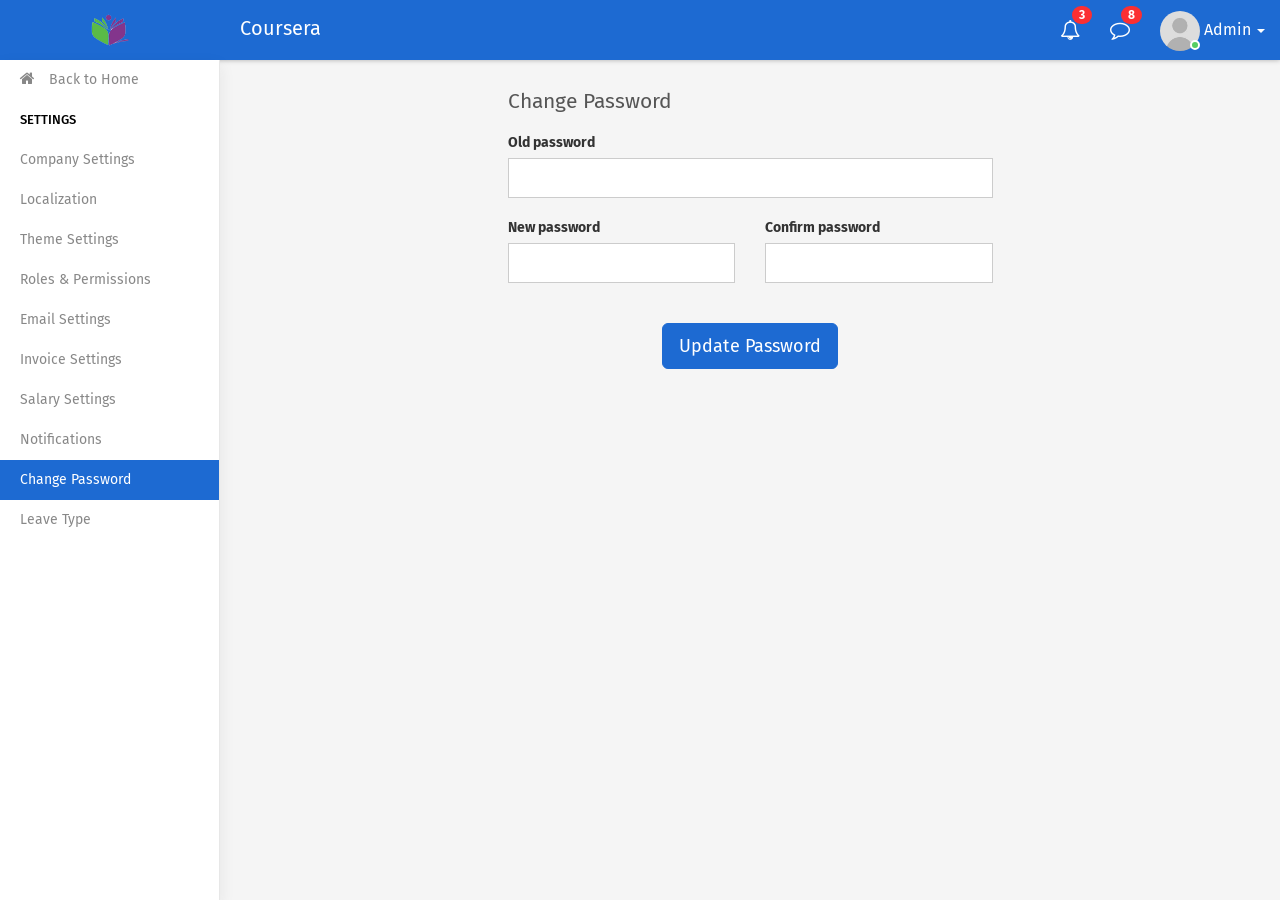
<file: website/change-password.html>
<!DOCTYPE html>
<html>

<head>
    <meta charset="utf-8">
    <meta name="viewport" content="width=device-width, initial-scale=1.0, user-scalable=0">
    <link rel="shortcut icon" type="image/x-icon" href="assets/img/favicon.png">
    <title>Coursera - Guided Project Template</title>
    <link href="https://fonts.googleapis.com/css?family=Fira+Sans:400,500,600,700" rel="stylesheet">
    <link rel="stylesheet" type="text/css" href="assets/css/bootstrap.min.css">
    <link rel="stylesheet" type="text/css" href="assets/css/font-awesome.min.css">
    <link rel="stylesheet" type="text/css" href="assets/css/style.css">
    <!--[if lt IE 9]>
		<script src="assets/js/html5shiv.min.js"></script>
		<script src="assets/js/respond.min.js"></script>
	<![endif]-->
</head>

<body>
    <div class="main-wrapper">
        <div class="header">
            <div class="header-left">
                <a href="index.html" class="logo">
                    <img src="assets/img/logo.png" width="40" height="40" alt="">
                </a>
            </div>
            <div class="page-title-box pull-left">
                <h3>Coursera</h3>
            </div>
            <a id="mobile_btn" class="mobile_btn pull-left" href="#sidebar"><i class="fa fa-bars" aria-hidden="true"></i></a>
            <ul class="nav navbar-nav navbar-right user-menu pull-right">
                <li class="dropdown hidden-xs">
                    <a href="#" class="dropdown-toggle" data-toggle="dropdown"><i class="fa fa-bell-o"></i> <span class="badge bg-primary pull-right">3</span></a>
                    <div class="dropdown-menu notifications">
                        <div class="topnav-dropdown-header">
                            <span>Notifications</span>
                        </div>
                        <div class="drop-scroll">
                            <ul class="media-list">
                                <li class="media notification-message">
                                    <a href="activities.html">
                                        <div class="media-left">
                                            <span class="avatar">
												<img alt="John Doe" src="assets/img/user.jpg" class="img-responsive img-circle">
											</span>
                                        </div>
                                        <div class="media-body">
                                            <p class="noti-details"><span class="noti-title">John Doe</span> added new task <span class="noti-title">Patient appointment booking</span></p>
                                            <p class="noti-time"><span class="notification-time">4 mins ago</span></p>
                                        </div>
                                    </a>
                                </li>
                                <li class="media notification-message">
                                    <a href="activities.html">
                                        <div class="media-left">
                                            <span class="avatar">V</span>
                                        </div>
                                        <div class="media-body">
                                            <p class="noti-details"><span class="noti-title">Tarah Shropshire</span> changed the task name <span class="noti-title">Appointment booking with payment gateway</span></p>
                                            <p class="noti-time"><span class="notification-time">6 mins ago</span></p>
                                        </div>
                                    </a>
                                </li>
                                <li class="media notification-message">
                                    <a href="activities.html">
                                        <div class="media-left">
                                            <span class="avatar">L</span>
                                        </div>
                                        <div class="media-body">
                                            <p class="noti-details"><span class="noti-title">Misty Tison</span> added <span class="noti-title">Domenic Houston</span> and <span class="noti-title">Claire Mapes</span> to project <span class="noti-title">Doctor available module</span></p>
                                            <p class="noti-time"><span class="notification-time">8 mins ago</span></p>
                                        </div>
                                    </a>
                                </li>
                                <li class="media notification-message">
                                    <a href="activities.html">
                                        <div class="media-left">
                                            <span class="avatar">G</span>
                                        </div>
                                        <div class="media-body">
                                            <p class="noti-details"><span class="noti-title">Rolland Webber</span> completed task <span class="noti-title">Patient and Doctor video conferencing</span></p>
                                            <p class="noti-time"><span class="notification-time">12 mins ago</span></p>
                                        </div>
                                    </a>
                                </li>
                                <li class="media notification-message">
                                    <a href="activities.html">
                                        <div class="media-left">
                                            <span class="avatar">V</span>
                                        </div>
                                        <div class="media-body">
                                            <p class="noti-details"><span class="noti-title">Bernardo Galaviz</span> added new task <span class="noti-title">Private chat module</span></p>
                                            <p class="noti-time"><span class="notification-time">2 days ago</span></p>
                                        </div>
                                    </a>
                                </li>
                            </ul>
                        </div>
                        <div class="topnav-dropdown-footer">
                            <a href="activities.html">View all Notifications</a>
                        </div>
                    </div>
                </li>
                <li class="dropdown hidden-xs">
                    <a href="javascript:;" id="open_msg_box" class="hasnotifications"><i class="fa fa-comment-o"></i> <span class="badge bg-primary pull-right">8</span></a>
                </li>
                <li class="dropdown">
                    <a href="profile.html" class="dropdown-toggle user-link" data-toggle="dropdown" title="Admin">
                        <span class="user-img"><img class="img-circle" src="assets/img/user.jpg" width="40" alt="Admin">
							<span class="status online"></span></span>
                        <span>Admin</span>
                        <i class="caret"></i>
                    </a>
                    <ul class="dropdown-menu">
                        <li><a href="profile.html">My Profile</a></li>
                        <li><a href="edit-profile.html">Edit Profile</a></li>
                        <li><a href="settings.html">Settings</a></li>
                        <li><a href="login.html">Logout</a></li>
                    </ul>
                </li>
            </ul>
            <div class="dropdown mobile-user-menu pull-right">
                <a href="#" class="dropdown-toggle" data-toggle="dropdown" aria-expanded="false"><i class="fa fa-ellipsis-v"></i></a>
                <ul class="dropdown-menu pull-right">
                    <li><a href="profile.html">My Profile</a></li>
                    <li><a href="edit-profile.html">Edit Profile</a></li>
                    <li><a href="settings.html">Settings</a></li>
                    <li><a href="login.html">Logout</a></li>
                </ul>
            </div>
        </div>
        <div class="sidebar" id="sidebar">
            <div class="sidebar-inner slimscroll">
                <div class="sidebar-menu">
                    <ul>
                        <li>
                            <a href="index.html"><i class="fa fa-home back-icon"></i> Back to Home</a>
                        </li>
                        <li class="menu-title">Settings</li>
                        <li>
                            <a href="settings.html">Company Settings</a>
                        </li>
                        <li>
                            <a href="localization.html">Localization</a>
                        </li>
                        <li>
                            <a href="theme-settings.html">Theme Settings</a>
                        </li>
                        <li>
                            <a href="roles-permissions.html">Roles & Permissions</a>
                        </li>
                        <li>
                            <a href="email-settings.html">Email Settings</a>
                        </li>
                        <li>
                            <a href="invoice-settings.html">Invoice Settings</a>
                        </li>
                        <li>
                            <a href="salary-settings.html">Salary Settings</a>
                        </li>
                        <li>
                            <a href="notifications-settings.html">Notifications</a>
                        </li>
                        <li class="active">
                            <a href="change-password.html">Change Password</a>
                        </li>
                        <li>
                            <a href="leave-type.html">Leave Type</a>
                        </li>
                    </ul>
                </div>
            </div>
        </div>
        <div class="page-wrapper">
            <div class="content container-fluid">
                <div class="row">
                    <div class="col-md-6 col-md-offset-3">
                        <h4 class="page-title">Change Password</h4>
                        <form>
                            <div class="row">
                                <div class="col-xs-12 col-sm-12">
                                    <div class="form-group">
                                        <label>Old password</label>
                                        <input type="password" class="form-control">
                                    </div>
                                </div>
                            </div>
                            <div class="row">
                                <div class="col-xs-12 col-sm-6">
                                    <div class="form-group">
                                        <label>New password</label>
                                        <input type="password" class="form-control">
                                    </div>
                                </div>
                                <div class="col-xs-12  col-sm-6">
                                    <div class="form-group">
                                        <label>Confirm password</label>
                                        <input type="password" class="form-control">
                                    </div>
                                </div>
                            </div>
                            <div class="row">
                                <div class="col-sm-12 text-center m-t-20">
                                    <button type="button" class="btn btn-primary btn-lg">Update Password</button>
                                </div>
                            </div>
                        </form>
                    </div>
                </div>
            </div>
            <div class="notification-box">
                <div class="msg-sidebar notifications msg-noti">
                    <div class="topnav-dropdown-header">
                        <span>Messages</span>
                    </div>
                    <div class="drop-scroll msg-list-scroll">
                        <ul class="list-box">
                            <li>
                                <a href="chat.html">
                                    <div class="list-item">
                                        <div class="list-left">
                                            <span class="avatar">R</span>
                                        </div>
                                        <div class="list-body">
                                            <span class="message-author">Richard Miles </span>
                                            <span class="message-time">12:28 AM</span>
                                            <div class="clearfix"></div>
                                            <span class="message-content">Lorem ipsum dolor sit amet, consectetur adipiscing</span>
                                        </div>
                                    </div>
                                </a>
                            </li>
                            <li>
                                <a href="chat.html">
                                    <div class="list-item new-message">
                                        <div class="list-left">
                                            <span class="avatar">J</span>
                                        </div>
                                        <div class="list-body">
                                            <span class="message-author">John Doe</span>
                                            <span class="message-time">1 Aug</span>
                                            <div class="clearfix"></div>
                                            <span class="message-content">Lorem ipsum dolor sit amet, consectetur adipiscing</span>
                                        </div>
                                    </div>
                                </a>
                            </li>
                            <li>
                                <a href="chat.html">
                                    <div class="list-item">
                                        <div class="list-left">
                                            <span class="avatar">T</span>
                                        </div>
                                        <div class="list-body">
                                            <span class="message-author"> Tarah Shropshire </span>
                                            <span class="message-time">12:28 AM</span>
                                            <div class="clearfix"></div>
                                            <span class="message-content">Lorem ipsum dolor sit amet, consectetur adipiscing</span>
                                        </div>
                                    </div>
                                </a>
                            </li>
                            <li>
                                <a href="chat.html">
                                    <div class="list-item">
                                        <div class="list-left">
                                            <span class="avatar">M</span>
                                        </div>
                                        <div class="list-body">
                                            <span class="message-author">Mike Litorus</span>
                                            <span class="message-time">12:28 AM</span>
                                            <div class="clearfix"></div>
                                            <span class="message-content">Lorem ipsum dolor sit amet, consectetur adipiscing</span>
                                        </div>
                                    </div>
                                </a>
                            </li>
                            <li>
                                <a href="chat.html">
                                    <div class="list-item">
                                        <div class="list-left">
                                            <span class="avatar">C</span>
                                        </div>
                                        <div class="list-body">
                                            <span class="message-author"> Catherine Manseau </span>
                                            <span class="message-time">12:28 AM</span>
                                            <div class="clearfix"></div>
                                            <span class="message-content">Lorem ipsum dolor sit amet, consectetur adipiscing</span>
                                        </div>
                                    </div>
                                </a>
                            </li>
                            <li>
                                <a href="chat.html">
                                    <div class="list-item">
                                        <div class="list-left">
                                            <span class="avatar">D</span>
                                        </div>
                                        <div class="list-body">
                                            <span class="message-author"> Domenic Houston </span>
                                            <span class="message-time">12:28 AM</span>
                                            <div class="clearfix"></div>
                                            <span class="message-content">Lorem ipsum dolor sit amet, consectetur adipiscing</span>
                                        </div>
                                    </div>
                                </a>
                            </li>
                            <li>
                                <a href="chat.html">
                                    <div class="list-item">
                                        <div class="list-left">
                                            <span class="avatar">B</span>
                                        </div>
                                        <div class="list-body">
                                            <span class="message-author"> Buster Wigton </span>
                                            <span class="message-time">12:28 AM</span>
                                            <div class="clearfix"></div>
                                            <span class="message-content">Lorem ipsum dolor sit amet, consectetur adipiscing</span>
                                        </div>
                                    </div>
                                </a>
                            </li>
                            <li>
                                <a href="chat.html">
                                    <div class="list-item">
                                        <div class="list-left">
                                            <span class="avatar">R</span>
                                        </div>
                                        <div class="list-body">
                                            <span class="message-author"> Rolland Webber </span>
                                            <span class="message-time">12:28 AM</span>
                                            <div class="clearfix"></div>
                                            <span class="message-content">Lorem ipsum dolor sit amet, consectetur adipiscing</span>
                                        </div>
                                    </div>
                                </a>
                            </li>
                            <li>
                                <a href="chat.html">
                                    <div class="list-item">
                                        <div class="list-left">
                                            <span class="avatar">C</span>
                                        </div>
                                        <div class="list-body">
                                            <span class="message-author"> Claire Mapes </span>
                                            <span class="message-time">12:28 AM</span>
                                            <div class="clearfix"></div>
                                            <span class="message-content">Lorem ipsum dolor sit amet, consectetur adipiscing</span>
                                        </div>
                                    </div>
                                </a>
                            </li>
                            <li>
                                <a href="chat.html">
                                    <div class="list-item">
                                        <div class="list-left">
                                            <span class="avatar">M</span>
                                        </div>
                                        <div class="list-body">
                                            <span class="message-author">Melita Faucher</span>
                                            <span class="message-time">12:28 AM</span>
                                            <div class="clearfix"></div>
                                            <span class="message-content">Lorem ipsum dolor sit amet, consectetur adipiscing</span>
                                        </div>
                                    </div>
                                </a>
                            </li>
                            <li>
                                <a href="chat.html">
                                    <div class="list-item">
                                        <div class="list-left">
                                            <span class="avatar">J</span>
                                        </div>
                                        <div class="list-body">
                                            <span class="message-author">Jeffery Lalor</span>
                                            <span class="message-time">12:28 AM</span>
                                            <div class="clearfix"></div>
                                            <span class="message-content">Lorem ipsum dolor sit amet, consectetur adipiscing</span>
                                        </div>
                                    </div>
                                </a>
                            </li>
                            <li>
                                <a href="chat.html">
                                    <div class="list-item">
                                        <div class="list-left">
                                            <span class="avatar">L</span>
                                        </div>
                                        <div class="list-body">
                                            <span class="message-author">Loren Gatlin</span>
                                            <span class="message-time">12:28 AM</span>
                                            <div class="clearfix"></div>
                                            <span class="message-content">Lorem ipsum dolor sit amet, consectetur adipiscing</span>
                                        </div>
                                    </div>
                                </a>
                            </li>
                            <li>
                                <a href="chat.html">
                                    <div class="list-item">
                                        <div class="list-left">
                                            <span class="avatar">T</span>
                                        </div>
                                        <div class="list-body">
                                            <span class="message-author">Tarah Shropshire</span>
                                            <span class="message-time">12:28 AM</span>
                                            <div class="clearfix"></div>
                                            <span class="message-content">Lorem ipsum dolor sit amet, consectetur adipiscing</span>
                                        </div>
                                    </div>
                                </a>
                            </li>

                        </ul>
                    </div>
                    <div class="topnav-dropdown-footer">
                        <a href="chat.html">See all messages</a>
                    </div>
                </div>
            </div>
        </div>
    </div>
    <div class="sidebar-overlay" data-reff=""></div>
    <script type="text/javascript" src="assets/js/jquery-3.2.1.min.js"></script>
    <script type="text/javascript" src="assets/js/bootstrap.min.js"></script>
    <script type="text/javascript" src="assets/js/jquery.slimscroll.js"></script>
    <script type="text/javascript" src="assets/js/app.js"></script>
</body>

</html>
</file>
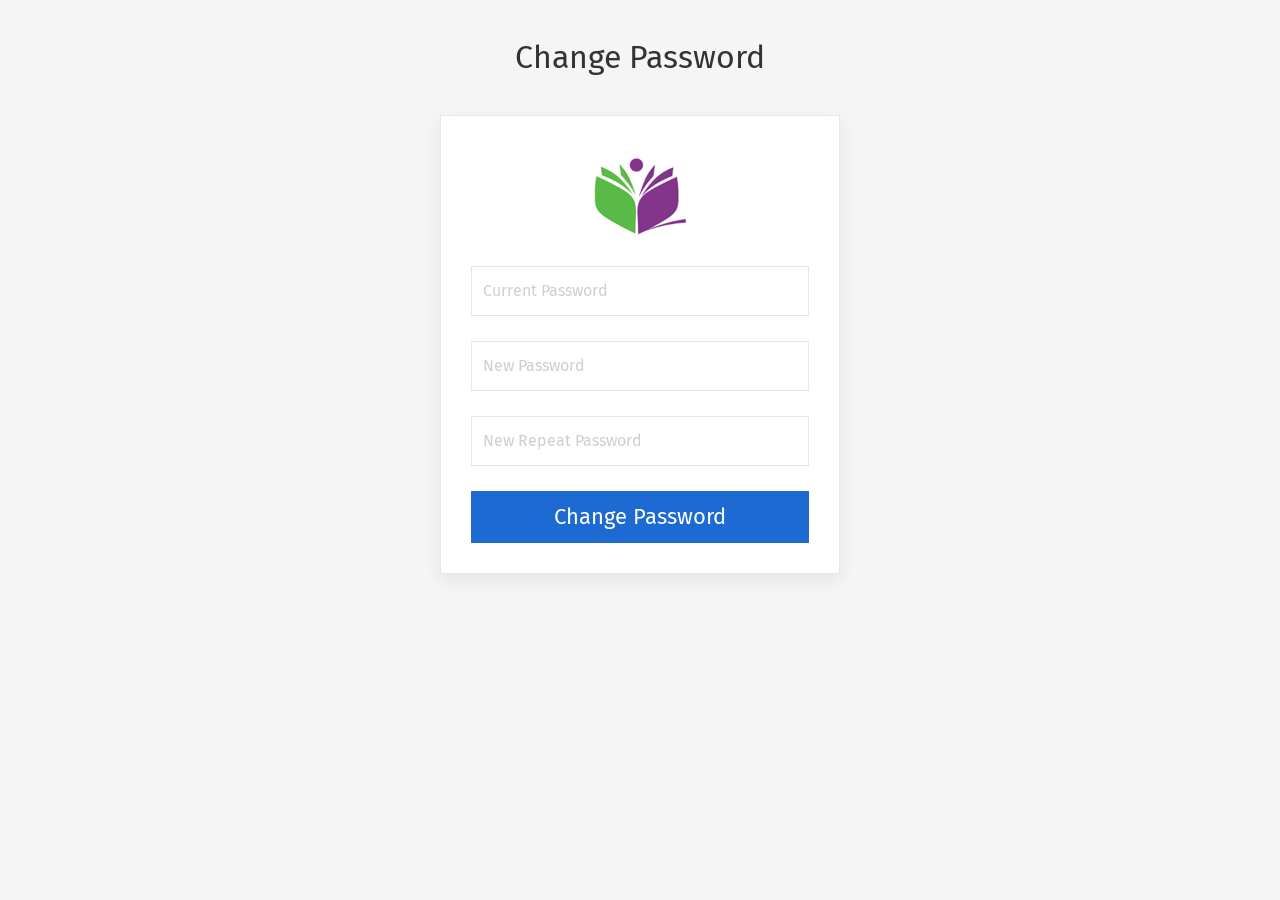
<file: website/change-password2.html>
<!DOCTYPE html>
<html>

<head>
    <meta charset="utf-8">
    <meta name="viewport" content="width=device-width, initial-scale=1.0, user-scalable=0">
    <link rel="shortcut icon" type="image/x-icon" href="assets/img/favicon.png">
    <title>Coursera - Guided Project Template</title>
    <link href="https://fonts.googleapis.com/css?family=Fira+Sans:400,500,600,700" rel="stylesheet">
    <link rel="stylesheet" type="text/css" href="assets/css/bootstrap.min.css">
    <link rel="stylesheet" type="text/css" href="assets/css/font-awesome.min.css">
    <link rel="stylesheet" type="text/css" href="assets/css/style.css">
    <!--[if lt IE 9]>
		<script src="assets/js/html5shiv.min.js"></script>
		<script src="assets/js/respond.min.js"></script>
	<![endif]-->
</head>

<body>
    <div class="main-wrapper">
        <div class="account-page">
            <div class="container">
                <h3 class="account-title">Change Password</h3>
                <div class="account-box">
                    <div class="account-wrapper">
                        <div class="account-logo">
                            <a href="index.html"><img src="assets/img/logo2.png" alt="Coursera"></a>
                        </div>
                        <form action="index.html">
                            <div class="form-group form-focus">
                                <label class="control-label">Current Password</label>
                                <input class="form-control floating" type="password">
                            </div>
                            <div class="form-group form-focus">
                                <label class="control-label">New Password</label>
                                <input class="form-control floating" type="password">
                            </div>
                            <div class="form-group form-focus">
                                <label class="control-label">New Repeat Password</label>
                                <input class="form-control floating" type="password">
                            </div>
                            <div class="form-group m-b-0 text-center">
                                <button class="btn btn-primary btn-block account-btn" type="submit">Change Password</button>
                            </div>
                        </form>
                    </div>
                </div>
            </div>
        </div>
    </div>
    <script type="text/javascript" src="assets/js/jquery-3.2.1.min.js"></script>
    <script type="text/javascript" src="assets/js/bootstrap.min.js"></script>
    <script type="text/javascript" src="assets/js/app.js"></script>
</body>

</html>
</file>
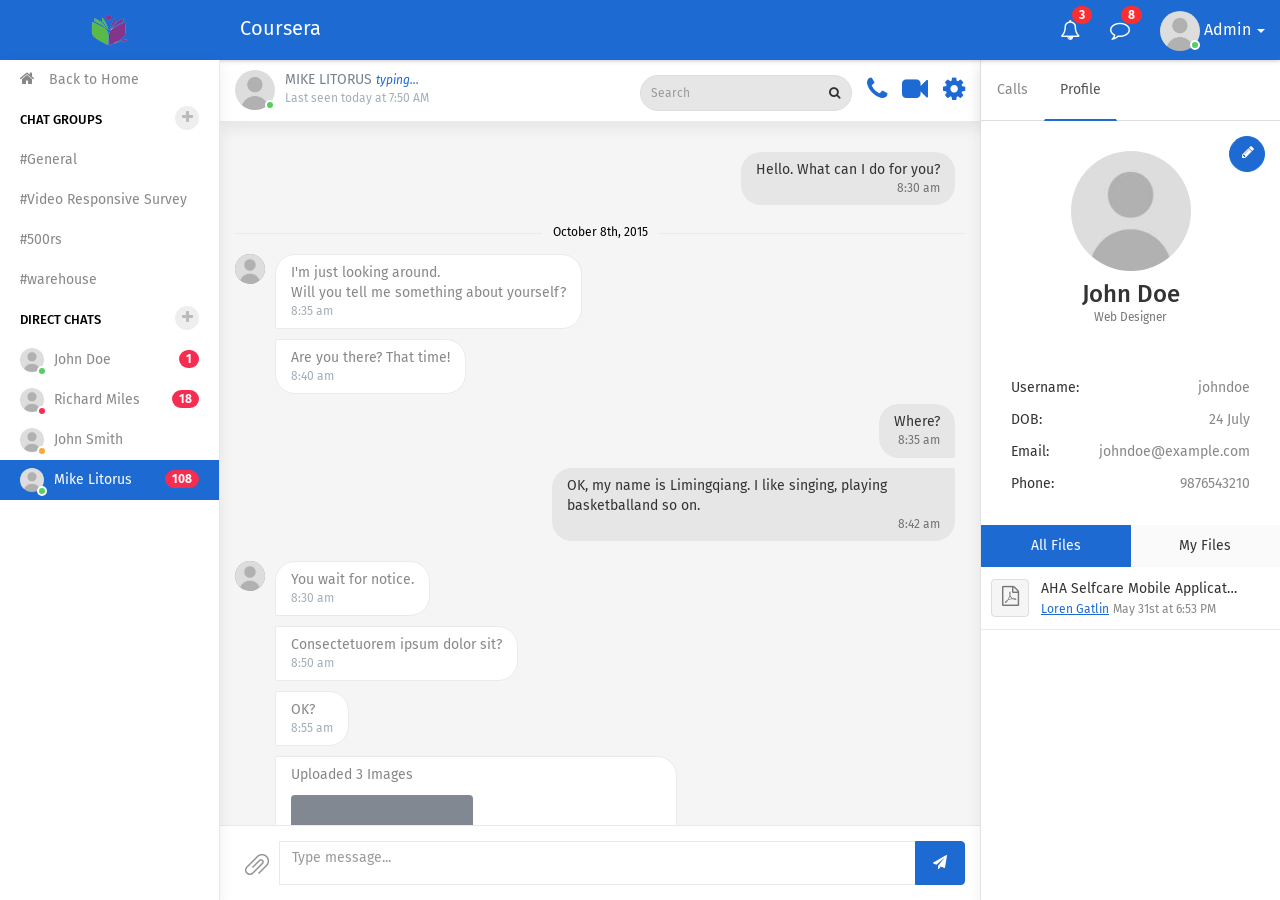
<file: website/chat.html>
<!DOCTYPE html>
<html>

<head>
    <meta charset="utf-8">
    <meta name="viewport" content="width=device-width, initial-scale=1.0, user-scalable=0">
    <link rel="shortcut icon" type="image/x-icon" href="assets/img/favicon.png">
    <title>Coursera - Guided Project Template</title>
    <link href="https://fonts.googleapis.com/css?family=Fira+Sans:400,500,600,700" rel="stylesheet">
    <link href="https://fonts.googleapis.com/icon?family=Material+Icons" rel="stylesheet">
    <link rel="stylesheet" type="text/css" href="assets/css/bootstrap.min.css">
    <link rel="stylesheet" type="text/css" href="assets/css/font-awesome.min.css">
    <link rel="stylesheet" type="text/css" href="assets/css/style.css">
    <!--[if lt IE 9]>
		<script src="assets/js/html5shiv.min.js"></script>
		<script src="assets/js/respond.min.js"></script>
	<![endif]-->
</head>

<body>
    <div class="main-wrapper">
        <div class="header">
            <div class="header-left">
                <a href="index.html" class="logo">
                    <img src="assets/img/logo.png" width="40" height="40" alt="">
                </a>
            </div>
            <div class="page-title-box pull-left">
                <h3>Coursera</h3>
            </div>
            <a id="mobile_btn" class="mobile_btn pull-left" href="#sidebar"><i class="fa fa-bars" aria-hidden="true"></i></a>
            <ul class="nav navbar-nav navbar-right user-menu pull-right">
                <li class="dropdown hidden-xs">
                    <a href="#" class="dropdown-toggle" data-toggle="dropdown"><i class="fa fa-bell-o"></i> <span class="badge bg-primary pull-right">3</span></a>
                    <div class="dropdown-menu notifications">
                        <div class="topnav-dropdown-header">
                            <span>Notifications</span>
                        </div>
                        <div class="drop-scroll">
                            <ul class="media-list">
                                <li class="media notification-message">
                                    <a href="activities.html">
                                        <div class="media-left">
                                            <span class="avatar">
												<img alt="John Doe" src="assets/img/user.jpg" class="img-responsive img-circle">
											</span>
                                        </div>
                                        <div class="media-body">
                                            <p class="noti-details"><span class="noti-title">John Doe</span> added new task <span class="noti-title">Patient appointment booking</span></p>
                                            <p class="noti-time"><span class="notification-time">4 mins ago</span></p>
                                        </div>
                                    </a>
                                </li>
                                <li class="media notification-message">
                                    <a href="activities.html">
                                        <div class="media-left">
                                            <span class="avatar">V</span>
                                        </div>
                                        <div class="media-body">
                                            <p class="noti-details"><span class="noti-title">Tarah Shropshire</span> changed the task name <span class="noti-title">Appointment booking with payment gateway</span></p>
                                            <p class="noti-time"><span class="notification-time">6 mins ago</span></p>
                                        </div>
                                    </a>
                                </li>
                                <li class="media notification-message">
                                    <a href="activities.html">
                                        <div class="media-left">
                                            <span class="avatar">L</span>
                                        </div>
                                        <div class="media-body">
                                            <p class="noti-details"><span class="noti-title">Misty Tison</span> added <span class="noti-title">Domenic Houston</span> and <span class="noti-title">Claire Mapes</span> to project <span class="noti-title">Doctor available module</span></p>
                                            <p class="noti-time"><span class="notification-time">8 mins ago</span></p>
                                        </div>
                                    </a>
                                </li>
                                <li class="media notification-message">
                                    <a href="activities.html">
                                        <div class="media-left">
                                            <span class="avatar">G</span>
                                        </div>
                                        <div class="media-body">
                                            <p class="noti-details"><span class="noti-title">Rolland Webber</span> completed task <span class="noti-title">Patient and Doctor video conferencing</span></p>
                                            <p class="noti-time"><span class="notification-time">12 mins ago</span></p>
                                        </div>
                                    </a>
                                </li>
                                <li class="media notification-message">
                                    <a href="activities.html">
                                        <div class="media-left">
                                            <span class="avatar">V</span>
                                        </div>
                                        <div class="media-body">
                                            <p class="noti-details"><span class="noti-title">Bernardo Galaviz</span> added new task <span class="noti-title">Private chat module</span></p>
                                            <p class="noti-time"><span class="notification-time">2 days ago</span></p>
                                        </div>
                                    </a>
                                </li>
                            </ul>
                        </div>
                        <div class="topnav-dropdown-footer">
                            <a href="activities.html">View all Notifications</a>
                        </div>
                    </div>
                </li>
                <li class="dropdown hidden-xs">
                    <a href="javascript:;" id="open_msg_box" class="hasnotifications"><i class="fa fa-comment-o"></i> <span class="badge bg-primary pull-right">8</span></a>
                </li>
                <li class="dropdown">
                    <a href="profile.html" class="dropdown-toggle user-link" data-toggle="dropdown" title="Admin">
                        <span class="user-img"><img class="img-circle" src="assets/img/user.jpg" width="40" alt="Admin">
							<span class="status online"></span></span>
                        <span>Admin</span>
                        <i class="caret"></i>
                    </a>
                    <ul class="dropdown-menu">
                        <li><a href="profile.html">My Profile</a></li>
                        <li><a href="edit-profile.html">Edit Profile</a></li>
                        <li><a href="settings.html">Settings</a></li>
                        <li><a href="login.html">Logout</a></li>
                    </ul>
                </li>
            </ul>
            <div class="dropdown mobile-user-menu pull-right">
                <a href="#" class="dropdown-toggle" data-toggle="dropdown" aria-expanded="false"><i class="fa fa-ellipsis-v"></i></a>
                <ul class="dropdown-menu pull-right">
                    <li><a href="profile.html">My Profile</a></li>
                    <li><a href="edit-profile.html">Edit Profile</a></li>
                    <li><a href="settings.html">Settings</a></li>
                    <li><a href="login.html">Logout</a></li>
                </ul>
            </div>
        </div>
        <div class="sidebar" id="sidebar">
            <div class="sidebar-inner slimscroll">
                <div class="sidebar-menu">
                    <ul>
                        <li>
                            <a href="index.html"><i class="fa fa-home back-icon"></i> Back to Home</a>
                        </li>
                        <li class="menu-title">Chat Groups <a href="#" class="add-user-icon" data-toggle="modal" data-target="#add_group"><i class="fa fa-plus"></i></a></li>
                        <li>
                            <a href="chat.html">#General</a>
                        </li>
                        <li>
                            <a href="chat.html">#Video Responsive Survey</a>
                        </li>
                        <li>
                            <a href="chat.html">#500rs</a>
                        </li>
                        <li>
                            <a href="chat.html">#warehouse</a>
                        </li>
                        <li class="menu-title">Direct Chats <a href="#" class="add-user-icon" data-toggle="modal" data-target="#add_chat_user"><i class="fa fa-plus"></i></a></li>
                        <li>
                            <a href="chat.html"><span class="chat-avatar-sm user-img"><img src="assets/img/user.jpg" alt="" class="img-circle"><span class="status online"></span></span> John Doe <span class="badge bg-danger pull-right">1</span></a>
                        </li>
                        <li>
                            <a href="chat.html"><span class="chat-avatar-sm user-img"><img src="assets/img/user.jpg" alt="" class="img-circle"><span class="status offline"></span></span> Richard Miles <span class="badge bg-danger pull-right">18</span></a>
                        </li>
                        <li>
                            <a href="chat.html"><span class="chat-avatar-sm user-img"><img src="assets/img/user.jpg" alt="" class="img-circle"><span class="status away"></span></span> John Smith</a>
                        </li>
                        <li class="active">
                            <a href="chat.html"><span class="chat-avatar-sm user-img"><img src="assets/img/user.jpg" alt="" class="img-circle"><span class="status online"></span></span> Mike Litorus <span class="badge bg-danger pull-right">108</span></a>
                        </li>
                    </ul>
                </div>
            </div>
        </div>
        <div class="page-wrapper">
            <div class="chat-main-row">
                <div class="chat-main-wrapper">
                    <div class="col-xs-9 message-view task-view">
                        <div class="chat-window">
                            <div class="fixed-header">
                                <div class="navbar">
                                    <div class="user-details">
                                        <div class="pull-left user-img m-r-10">
                                            <a href="profile.html" title="Mike Litorus"><img src="assets/img/user.jpg" alt="" class="w-40 img-circle"><span class="status online"></span></a>
                                        </div>
                                        <div class="user-info pull-left">
                                            <a href="profile.html" title="Mike Litorus"><span class="font-bold">Mike Litorus</span> <i class="typing-text">Typing...</i></a>
                                            <span class="last-seen">Last seen today at 7:50 AM</span>
                                        </div>
                                    </div>
                                    <ul class="nav navbar-nav pull-right custom-menu">
                                        <li>
                                            <a href="#chat_sidebar" class="task-chat profile-rightbar pull-right"><i class="fa fa-user" aria-hidden="true"></i></a>
                                        </li>
                                        <li>
                                            <a href="voice-call.html"><i class="fa fa-phone" aria-hidden="true"></i></a>
                                        </li>
                                        <li>
                                            <a href="video-call.html"><i class="fa fa-video-camera" aria-hidden="true"></i></a>
                                        </li>
                                        <li class="dropdown">
                                            <a href="" class="dropdown-toggle" data-toggle="dropdown" aria-expanded="false"><i class="fa fa-cog"></i></a>
                                            <ul class="dropdown-menu">
                                                <li><a href="javascript:void(0)">Delete Conversations</a></li>
                                                <li><a href="javascript:void(0)">Settings</a></li>
                                            </ul>
                                        </li>
                                    </ul>
                                    <div class="search-box pull-right">
                                        <div class="input-group input-group-sm">
                                            <input type="text" class="form-control" placeholder="Search" required="">
                                            <span class="input-group-btn">
													<button class="btn" type="button"><i class="fa fa-search"></i></button>
												</span>
                                        </div>
                                    </div>
                                </div>
                            </div>
                            <div class="chat-contents">
                                <div class="chat-content-wrap">
                                    <div class="chat-wrap-inner">
                                        <div class="chat-box">
                                            <div class="chats">
                                                <div class="chat chat-right">
                                                    <div class="chat-body">
                                                        <div class="chat-bubble">
                                                            <div class="chat-content">
                                                                <p>Hello. What can I do for you?</p>
                                                                <span class="chat-time">8:30 am</span>
                                                            </div>
                                                        </div>
                                                    </div>
                                                </div>
                                                <div class="chat-line">
                                                    <span class="chat-date">October 8th, 2015</span>
                                                </div>
                                                <div class="chat chat-left">
                                                    <div class="chat-avatar">
                                                        <a href="profile.html" class="avatar">
                                                            <img alt="John Doe" src="assets/img/user.jpg" class="img-responsive img-circle">
                                                        </a>
                                                    </div>
                                                    <div class="chat-body">
                                                        <div class="chat-bubble">
                                                            <div class="chat-content">
                                                                <p>I'm just looking around.</p>
                                                                <p>Will you tell me something about yourself? </p>
                                                                <span class="chat-time">8:35 am</span>
                                                            </div>
                                                        </div>
                                                        <div class="chat-bubble">
                                                            <div class="chat-content">
                                                                <p>Are you there? That time!</p>
                                                                <span class="chat-time">8:40 am</span>
                                                            </div>
                                                        </div>
                                                    </div>
                                                </div>
                                                <div class="chat chat-right">
                                                    <div class="chat-body">
                                                        <div class="chat-bubble">
                                                            <div class="chat-content">
                                                                <p>Where?</p>
                                                                <span class="chat-time">8:35 am</span>
                                                            </div>
                                                        </div>
                                                        <div class="chat-bubble">
                                                            <div class="chat-content">
                                                                <p>OK, my name is Limingqiang. I like singing, playing basketballand so on.</p>
                                                                <span class="chat-time">8:42 am</span>
                                                            </div>
                                                        </div>
                                                    </div>
                                                </div>
                                                <div class="chat chat-left">
                                                    <div class="chat-avatar">
                                                        <a href="profile.html" class="avatar">
                                                            <img alt="John Doe" src="assets/img/user.jpg" class="img-responsive img-circle">
                                                        </a>
                                                    </div>
                                                    <div class="chat-body">
                                                        <div class="chat-bubble">
                                                            <div class="chat-content">
                                                                <p>You wait for notice.</p>
                                                                <span class="chat-time">8:30 am</span>
                                                            </div>
                                                        </div>
                                                        <div class="chat-bubble">
                                                            <div class="chat-content">
                                                                <p>Consectetuorem ipsum dolor sit?</p>
                                                                <span class="chat-time">8:50 am</span>
                                                            </div>
                                                        </div>
                                                        <div class="chat-bubble">
                                                            <div class="chat-content">
                                                                <p>OK?</p>
                                                                <span class="chat-time">8:55 am</span>
                                                            </div>
                                                        </div>
                                                        <div class="chat-bubble">
                                                            <div class="chat-content img-content">
                                                                <div class="chat-img-group clearfix">
                                                                    <p>Uploaded 3 Images</p>
                                                                    <a class="chat-img-attach" href="#">
                                                                        <img width="182" height="137" alt="" src="assets/img/placeholder.jpg">
                                                                        <div class="chat-placeholder">
                                                                            <div class="chat-img-name">placeholder.jpg</div>
                                                                            <div class="chat-file-desc">842 KB</div>
                                                                        </div>
                                                                    </a>
                                                                    <a class="chat-img-attach" href="#">
                                                                        <img width="182" height="137" alt="" src="assets/img/placeholder.jpg">
                                                                        <div class="chat-placeholder">
                                                                            <div class="chat-img-name">842 KB</div>
                                                                        </div>
                                                                    </a>
                                                                    <a class="chat-img-attach" href="#">
                                                                        <img width="182" height="137" alt="" src="assets/img/placeholder.jpg">
                                                                        <div class="chat-placeholder">
                                                                            <div class="chat-img-name">placeholder.jpg</div>
                                                                            <div class="chat-file-desc">842 KB</div>
                                                                        </div>
                                                                    </a>
                                                                </div>
                                                                <span class="chat-time">9:00 am</span>
                                                            </div>
                                                        </div>
                                                    </div>
                                                </div>
                                                <div class="chat chat-right">
                                                    <div class="chat-body">
                                                        <div class="chat-bubble">
                                                            <div class="chat-content">
                                                                <p>OK!</p>
                                                                <span class="chat-time">9:00 am</span>
                                                            </div>
                                                        </div>
                                                    </div>
                                                </div>
                                                <div class="chat chat-left">
                                                    <div class="chat-avatar">
                                                        <a href="profile.html" class="avatar">
                                                            <img alt="John Doe" src="assets/img/user.jpg" class="img-responsive img-circle">
                                                        </a>
                                                    </div>
                                                    <div class="chat-body">
                                                        <div class="chat-bubble">
                                                            <div class="chat-content">
                                                                <p>Uploaded 3 files</p>
                                                                <ul class="attach-list">
                                                                    <li><i class="fa fa-file"></i> <a href="#">example.avi</a></li>
                                                                    <li><i class="fa fa-file"></i> <a href="#">activity.psd</a></li>
                                                                    <li><i class="fa fa-file"></i> <a href="#">example.psd</a></li>
                                                                </ul>
                                                            </div>
                                                        </div>
                                                        <div class="chat-bubble">
                                                            <div class="chat-content">
                                                                <p>Consectetuorem ipsum dolor sit?</p>
                                                                <span class="chat-time">8:50 am</span>
                                                            </div>
                                                        </div>
                                                        <div class="chat-bubble">
                                                            <div class="chat-content">
                                                                <p>OK?</p>
                                                                <span class="chat-time">8:55 am</span>
                                                            </div>
                                                        </div>
                                                    </div>
                                                </div>
                                                <div class="chat chat-right">
                                                    <div class="chat-body">
                                                        <div class="chat-bubble">
                                                            <div class="chat-content img-content">
                                                                <div class="chat-img-group clearfix">
                                                                    <p>Uploaded 6 Images</p>
                                                                    <a class="chat-img-attach" href="#">
                                                                        <img width="182" height="137" alt="" src="assets/img/placeholder.jpg">
                                                                        <div class="chat-placeholder">
                                                                            <div class="chat-img-name">placeholder.jpg</div>
                                                                            <div class="chat-file-desc">842 KB</div>
                                                                        </div>
                                                                    </a>
                                                                    <a class="chat-img-attach" href="#">
                                                                        <img width="182" height="137" alt="" src="assets/img/placeholder.jpg">
                                                                        <div class="chat-placeholder">
                                                                            <div class="chat-img-name">842 KB</div>
                                                                        </div>
                                                                    </a>
                                                                    <a class="chat-img-attach" href="#">
                                                                        <img width="182" height="137" alt="" src="assets/img/placeholder.jpg">
                                                                        <div class="chat-placeholder">
                                                                            <div class="chat-img-name">placeholder.jpg</div>
                                                                            <div class="chat-file-desc">842 KB</div>
                                                                        </div>
                                                                    </a>
                                                                    <a class="chat-img-attach" href="#">
                                                                        <img width="182" height="137" alt="" src="assets/img/placeholder.jpg">
                                                                        <div class="chat-placeholder">
                                                                            <div class="chat-img-name">placeholder.jpg</div>
                                                                            <div class="chat-file-desc">842 KB</div>
                                                                        </div>
                                                                    </a>
                                                                    <a class="chat-img-attach" href="#">
                                                                        <img width="182" height="137" alt="" src="assets/img/placeholder.jpg">
                                                                        <div class="chat-placeholder">
                                                                            <div class="chat-img-name">placeholder.jpg</div>
                                                                            <div class="chat-file-desc">842 KB</div>
                                                                        </div>
                                                                    </a>
                                                                    <a class="chat-img-attach" href="#">
                                                                        <img width="182" height="137" alt="" src="assets/img/placeholder.jpg">
                                                                        <div class="chat-placeholder">
                                                                            <div class="chat-img-name">placeholder.jpg</div>
                                                                            <div class="chat-file-desc">842 KB</div>
                                                                        </div>
                                                                    </a>
                                                                </div>
                                                                <span class="chat-time">9:00 am</span>
                                                            </div>
                                                        </div>
                                                    </div>
                                                </div>
                                                <div class="chat chat-left">
                                                    <div class="chat-avatar">
                                                        <a href="profile.html" class="avatar">
                                                            <img alt="John Doe" src="assets/img/user.jpg" class="img-responsive img-circle">
                                                        </a>
                                                    </div>
                                                    <div class="chat-body">
                                                        <div class="chat-bubble">
                                                            <div class="chat-content">
                                                                <ul class="attach-list">
                                                                    <li class="pdf-file"><i class="fa fa-file-pdf-o"></i> <a href="#">Document_2016.pdf</a></li>
                                                                </ul>
                                                                <span class="chat-time">9:00 am</span>
                                                            </div>
                                                        </div>
                                                    </div>
                                                </div>
                                                <div class="chat chat-right">
                                                    <div class="chat-body">
                                                        <div class="chat-bubble">
                                                            <div class="chat-content">
                                                                <ul class="attach-list">
                                                                    <li class="pdf-file"><i class="fa fa-file-pdf-o"></i> <a href="#">Document_2016.pdf</a></li>
                                                                </ul>
                                                                <span class="chat-time">9:00 am</span>
                                                            </div>
                                                        </div>
                                                    </div>
                                                </div>
                                                <div class="chat chat-left">
                                                    <div class="chat-avatar">
                                                        <a href="profile.html" class="avatar">
                                                            <img alt="John Doe" src="assets/img/user.jpg" class="img-responsive img-circle">
                                                        </a>
                                                    </div>
                                                    <div class="chat-body">
                                                        <div class="chat-bubble">
                                                            <div class="chat-content">
                                                                <p>Typing ...</p>
                                                            </div>
                                                        </div>
                                                    </div>
                                                </div>
                                            </div>
                                        </div>
                                    </div>
                                </div>
                            </div>
                            <div class="chat-footer">
                                <div class="message-bar">
                                    <div class="message-inner">
                                        <a class="link attach-icon" href="#" data-toggle="modal" data-target="#drag_files"><img src="assets/img/attachment.png" alt=""></a>
                                        <div class="message-area">
                                            <div class="input-group">
                                                <textarea class="form-control" placeholder="Type message..."></textarea>
                                                <span class="input-group-btn">
													<button class="btn btn-primary" type="button"><i class="fa fa-send"></i></button>
												</span>
                                            </div>
                                        </div>
                                    </div>
                                </div>
                            </div>
                        </div>
                    </div>
                    <div class="col-xs-3 message-view chat-profile-view chat-sidebar" id="chat_sidebar">
                        <div class="chat-window video-window">
                            <div class="fixed-header">
                                <ul class="nav nav-tabs nav-tabs-bottom">
                                    <li><a href="#calls_tab" data-toggle="tab">Calls</a></li>
                                    <li class="active"><a href="#profile_tab" data-toggle="tab">Profile</a></li>
                                </ul>
                            </div>
                            <div class="tab-content chat-contents">
                                <div class="content-full tab-pane" id="calls_tab">
                                    <div class="chat-wrap-inner">
                                        <div class="chat-box">
                                            <div class="chats">
                                                <div class="chat chat-left">
                                                    <div class="chat-avatar">
                                                        <a href="profile.html" class="avatar">
                                                            <img alt="John Doe" src="assets/img/user.jpg" class="img-responsive img-circle">
                                                        </a>
                                                    </div>
                                                    <div class="chat-body">
                                                        <div class="chat-bubble">
                                                            <div class="chat-content">
                                                                <span class="task-chat-user">You</span> <span class="chat-time">8:35 am</span>
                                                                <div class="call-details">
                                                                    <i class="material-icons">phone_missed</i>
                                                                    <div class="call-info">
                                                                        <div class="call-user-details">
                                                                            <span class="call-description">Jeffrey Warden missed the call</span>
                                                                        </div>
                                                                    </div>
                                                                </div>
                                                            </div>
                                                        </div>
                                                    </div>
                                                </div>
                                                <div class="chat chat-left">
                                                    <div class="chat-avatar">
                                                        <a href="profile.html" class="avatar">
                                                            <img alt="John Doe" src="assets/img/user.jpg" class="img-responsive img-circle">
                                                        </a>
                                                    </div>
                                                    <div class="chat-body">
                                                        <div class="chat-bubble">
                                                            <div class="chat-content">
                                                                <span class="task-chat-user">John Doe</span> <span class="chat-time">8:35 am</span>
                                                                <div class="call-details">
                                                                    <i class="material-icons">call_end</i>
                                                                    <div class="call-info">
                                                                        <div class="call-user-details"><span class="call-description">This call has ended</span></div>
                                                                        <div class="call-timing">Duration: <strong>5 min 57 sec</strong></div>
                                                                    </div>
                                                                </div>
                                                            </div>
                                                        </div>
                                                    </div>
                                                </div>
                                                <div class="chat-line">
                                                    <span class="chat-date">January 29th, 2015</span>
                                                </div>
                                                <div class="chat chat-left">
                                                    <div class="chat-avatar">
                                                        <a href="profile.html" class="avatar">
                                                            <img alt="John Doe" src="assets/img/user.jpg" class="img-responsive img-circle">
                                                        </a>
                                                    </div>
                                                    <div class="chat-body">
                                                        <div class="chat-bubble">
                                                            <div class="chat-content">
                                                                <span class="task-chat-user">Richard Miles</span> <span class="chat-time">8:35 am</span>
                                                                <div class="call-details">
                                                                    <i class="material-icons">phone_missed</i>
                                                                    <div class="call-info">
                                                                        <div class="call-user-details">
                                                                            <span class="call-description">You missed the call</span>
                                                                        </div>
                                                                    </div>
                                                                </div>
                                                            </div>
                                                        </div>
                                                    </div>
                                                </div>
                                                <div class="chat chat-left">
                                                    <div class="chat-avatar">
                                                        <a href="profile.html" class="avatar">
                                                            <img alt="John Doe" src="assets/img/user.jpg" class="img-responsive img-circle">
                                                        </a>
                                                    </div>
                                                    <div class="chat-body">
                                                        <div class="chat-bubble">
                                                            <div class="chat-content">
                                                                <span class="task-chat-user">You</span> <span class="chat-time">8:35 am</span>
                                                                <div class="call-details">
                                                                    <i class="material-icons">ring_volume</i>
                                                                    <div class="call-info">
                                                                        <div class="call-user-details">
                                                                            <a href="#" class="call-description call-description--linked" data-qa="call_attachment_link">Calling John Smith ...</a>
                                                                        </div>
                                                                    </div>
                                                                </div>
                                                            </div>
                                                        </div>
                                                    </div>
                                                </div>
                                            </div>
                                        </div>
                                    </div>
                                </div>
                                <div class="content-full tab-pane active" id="profile_tab">
                                    <div class="display-table">
                                        <div class="table-row">
                                            <div class="table-body">
                                                <div class="table-content">
                                                    <div class="chat-profile-img">
                                                        <div class="edit-profile-img">
                                                            <img src="assets/img/user.jpg" alt="">
                                                            <span class="change-img">Change Image</span>
                                                        </div>
                                                        <h3 class="user-name m-t-10 m-b-0">John Doe</h3>
                                                        <small class="text-muted">Web Designer</small>
                                                        <a href="edit-profile.html" class="btn btn-primary edit-btn"><i class="fa fa-pencil"></i></a>
                                                    </div>
                                                    <div class="chat-profile-info">
                                                        <ul class="user-det-list">
                                                            <li>
                                                                <span>Username:</span>
                                                                <span class="pull-right text-muted">johndoe</span>
                                                            </li>
                                                            <li>
                                                                <span>DOB:</span>
                                                                <span class="pull-right text-muted">24 July</span>
                                                            </li>
                                                            <li>
                                                                <span>Email:</span>
                                                                <span class="pull-right text-muted">johndoe@example.com</span>
                                                            </li>
                                                            <li>
                                                                <span>Phone:</span>
                                                                <span class="pull-right text-muted">9876543210</span>
                                                            </li>
                                                        </ul>
                                                    </div>
                                                    <div class="transfer-files">
                                                        <ul class="nav nav-tabs nav-tabs-solid nav-justified m-b-0">
                                                            <li class="active"><a href="#all_files" data-toggle="tab">All Files</a></li>
                                                            <li><a href="#my_files" data-toggle="tab">My Files</a></li>
                                                        </ul>
                                                        <div class="tab-content">
                                                            <div class="tab-pane active" id="all_files">
                                                                <ul class="files-list">
                                                                    <li>
                                                                        <div class="files-cont">
                                                                            <div class="file-type">
                                                                                <span class="files-icon"><i class="fa fa-file-pdf-o"></i></span>
                                                                            </div>
                                                                            <div class="files-info">
                                                                                <span class="file-name text-ellipsis">AHA Selfcare Mobile Application Test-Cases.xls</span>
                                                                                <span class="file-author"><a href="#">Loren Gatlin</a></span> <span class="file-date">May 31st at 6:53 PM</span>
                                                                            </div>
                                                                            <ul class="files-action">
                                                                                <li class="dropdown">
                                                                                    <a href="" class="dropdown-toggle btn btn-default btn-xs" data-toggle="dropdown" aria-expanded="false"><i class="fa fa-ellipsis-h"></i></a>
                                                                                    <ul class="dropdown-menu">
                                                                                        <li><a href="javascript:void(0)">Download</a></li>
                                                                                        <li><a href="#" data-toggle="modal" data-target="#share_files">Share</a></li>
                                                                                    </ul>
                                                                                </li>
                                                                            </ul>
                                                                        </div>
                                                                    </li>
                                                                </ul>
                                                            </div>
                                                            <div class="tab-pane" id="my_files">
                                                                <ul class="files-list">
                                                                    <li>
                                                                        <div class="files-cont">
                                                                            <div class="file-type">
                                                                                <span class="files-icon"><i class="fa fa-file-pdf-o"></i></span>
                                                                            </div>
                                                                            <div class="files-info">
                                                                                <span class="file-name text-ellipsis">AHA Selfcare Mobile Application Test-Cases.xls</span>
                                                                                <span class="file-author"><a href="#">John Doe</a></span> <span class="file-date">May 31st at 6:53 PM</span>
                                                                            </div>
                                                                            <ul class="files-action">
                                                                                <li class="dropdown">
                                                                                    <a href="" class="dropdown-toggle btn btn-default btn-xs" data-toggle="dropdown" aria-expanded="false"><i class="fa fa-ellipsis-h"></i></a>
                                                                                    <ul class="dropdown-menu">
                                                                                        <li><a href="javascript:void(0)">Download</a></li>
                                                                                        <li><a href="#" data-toggle="modal" data-target="#share_files">Share</a></li>
                                                                                    </ul>
                                                                                </li>
                                                                            </ul>
                                                                        </div>
                                                                    </li>
                                                                </ul>
                                                            </div>
                                                        </div>
                                                    </div>
                                                </div>
                                            </div>
                                        </div>
                                    </div>
                                </div>
                            </div>
                        </div>
                    </div>
                </div>
            </div>
            <div id="drag_files" class="modal custom-modal fade center-modal" role="dialog">
                <div class="modal-dialog">
                    <button type="button" class="close" data-dismiss="modal">&times;</button>
                    <div class="modal-content">
                        <div class="modal-header">
                            <h3 class="modal-title">Drag and drop files upload</h3>
                        </div>
                        <div class="modal-body p-t-0">
                            <form id="js-upload-form">
                                <div class="upload-drop-zone" id="drop-zone">
                                    <i class="fa fa-cloud-upload fa-2x"></i> <span class="upload-text">Just drag and drop files here</span>
                                </div>
                                <h4>Uploading</h4>
                                <ul class="upload-list">
                                    <li class="file-list">
                                        <div class="upload-wrap">
                                            <div class="file-name">
                                                <i class="fa fa-photo"></i> photo.png
                                            </div>
                                            <div class="file-size">1.07 gb</div>
                                            <button type="button" class="file-close">
                                                <i class="fa fa-close"></i>
                                            </button>
                                        </div>
                                        <div class="progress progress-xs progress-striped">
                                            <div class="progress-bar bg-success" role="progressbar" style="width: 65%"></div>
                                        </div>
                                        <div class="upload-process">37% done</div>
                                    </li>
                                    <li class="file-list">
                                        <div class="upload-wrap">
                                            <div class="file-name">
                                                <i class="fa fa-file"></i> task.doc
                                            </div>
                                            <div class="file-size">5.8 kb</div>
                                            <button type="button" class="file-close">
                                                <i class="fa fa-close"></i>
                                            </button>
                                        </div>
                                        <div class="progress progress-xs progress-striped">
                                            <div class="progress-bar bg-success" role="progressbar" style="width: 65%"></div>
                                        </div>
                                        <div class="upload-process">37% done</div>
                                    </li>
                                    <li class="file-list">
                                        <div class="upload-wrap">
                                            <div class="file-name">
                                                <i class="fa fa-photo"></i> dashboard.png
                                            </div>
                                            <div class="file-size">2.1 mb</div>
                                            <button type="button" class="file-close">
                                                <i class="fa fa-close"></i>
                                            </button>
                                        </div>
                                        <div class="progress progress-xs progress-striped">
                                            <div class="progress-bar bg-success" role="progressbar" style="width: 65%"></div>
                                        </div>
                                        <div class="upload-process">Completed</div>
                                    </li>
                                </ul>
                            </form>
                            <div class="m-t-30 text-center">
                                <button class="btn btn-primary btn-lg">Add to upload</button>
                            </div>
                        </div>
                    </div>
                </div>
            </div>
            <div id="add_group" class="modal custom-modal fade center-modal" role="dialog">
                <div class="modal-dialog">
                    <button type="button" class="close" data-dismiss="modal">&times;</button>
                    <div class="modal-content">
                        <div class="modal-header">
                            <h3 class="modal-title">Create a group</h3>
                        </div>
                        <div class="modal-body">
                            <p>Groups are where your team communicates. They’re best when organized around a topic — #leads, for example.</p>
                            <form>
                                <div class="form-group">
                                    <label>Group Name <span class="text-danger">*</span></label>
                                    <input class="form-control" required="" type="text">
                                </div>
                                <div class="form-group">
                                    <label>Send invites to: <span class="text-muted-light">(optional)</span></label>
                                    <input class="form-control" required="" type="text">
                                </div>
                                <div class="m-t-50 text-center">
                                    <button class="btn btn-primary btn-lg">Create Group</button>
                                </div>
                            </form>
                        </div>
                    </div>
                </div>
            </div>
            <div id="add_chat_user" class="modal custom-modal fade center-modal" role="dialog">
                <div class="modal-dialog">
                    <button type="button" class="close" data-dismiss="modal">&times;</button>
                    <div class="modal-content">
                        <div class="modal-header">
                            <h3 class="modal-title">Create Chat Group</h3>
                        </div>
                        <div class="modal-body">
                            <div class="input-group m-b-30">
                                <input placeholder="Search to start a chat" class="form-control search-input input-lg" id="btn-input" type="text">
                                <span class="input-group-btn">
										<button class="btn btn-primary btn-lg">Search</button>
									</span>
                            </div>
                            <div>
                                <h5>Recent Conversations</h5>
                                <ul class="media-list media-list-linked chat-user-list">
                                    <li class="media">
                                        <a href="#" class="media-link">
                                            <div class="media-left"><span class="avatar">J</span></div>
                                            <div class="media-body media-middle text-nowrap">
                                                <div class="user-name">Jeffery Lalor</div>
                                                <span class="designation">Team Leader</span>
                                            </div>
                                            <div class="media-right media-middle text-nowrap">
                                                <div class="online-date">1 day ago</div>
                                            </div>
                                        </a>
                                    </li>
                                    <li class="media">
                                        <a href="#" class="media-link">
                                            <div class="media-left"><span class="avatar">B</span></div>
                                            <div class="media-body media-middle text-nowrap">
                                                <div class="user-name">Bernardo Galaviz</div>
                                                <span class="designation">Web Developer</span>
                                            </div>
                                            <div class="media-right media-middle text-nowrap">
                                                <div class="online-date">3 days ago</div>
                                            </div>
                                        </a>
                                    </li>
                                    <li class="media">
                                        <a href="#" class="media-link">
                                            <div class="media-left">
                                                <span class="avatar">
														<img src="assets/img/user.jpg" alt="John Doe">
													</span>
                                            </div>
                                            <div class="media-body media-middle text-nowrap">
                                                <div class="user-name">John Doe</div>
                                                <span class="designation">Web Designer</span>
                                            </div>
                                            <div class="media-right media-middle text-nowrap">
                                                <div class="online-date">7 months ago</div>
                                            </div>
                                        </a>
                                    </li>
                                </ul>
                            </div>
                            <div class="m-t-50 text-center">
                                <button class="btn btn-primary btn-lg">Create Group</button>
                            </div>
                        </div>
                    </div>
                </div>
            </div>
            <div id="share_files" class="modal custom-modal fade center-modal" role="dialog">
                <div class="modal-dialog">
                    <button type="button" class="close" data-dismiss="modal">&times;</button>
                    <div class="modal-content">
                        <div class="modal-header">
                            <h3 class="modal-title">Share File</h3>
                        </div>
                        <div class="modal-body">
                            <div class="files-share-list">
                                <div class="files-cont">
                                    <div class="file-type">
                                        <span class="files-icon"><i class="fa fa-file-pdf-o"></i></span>
                                    </div>
                                    <div class="files-info">
                                        <span class="file-name text-ellipsis">AHA Selfcare Mobile Application Test-Cases.xls</span>
                                        <span class="file-author"><a href="#">Bernardo Galaviz</a></span> <span class="file-date">May 31st at 6:53 PM</span>
                                    </div>
                                </div>
                            </div>
                            <div class="form-group">
                                <label>Share With</label>
                                <input class="form-control" type="text">
                            </div>
                            <div class="m-t-50 text-center">
                                <button class="btn btn-primary btn-lg">Share</button>
                            </div>
                        </div>
                    </div>
                </div>
            </div>
        </div>
    </div>
    <div class="sidebar-overlay" data-reff=""></div>
    <script type="text/javascript" src="assets/js/jquery-3.2.1.min.js"></script>
    <script type="text/javascript" src="assets/js/bootstrap.min.js"></script>
    <script type="text/javascript" src="assets/js/jquery.slimscroll.js"></script>
    <script type="text/javascript" src="assets/js/app.js"></script>
</body>

</html>
</file>
<file: website/assets/plugins/morris/morris.css>
.morris-hover{position:absolute;z-index:1000}.morris-hover.morris-default-style{border-radius:10px;padding:6px;color:#666;background:rgba(255,255,255,0.8);border:solid 2px rgba(230,230,230,0.8);font-family:sans-serif;font-size:12px;text-align:center}.morris-hover.morris-default-style .morris-hover-row-label{font-weight:bold;margin:0.25em 0}
.morris-hover.morris-default-style .morris-hover-point{white-space:nowrap;margin:0.1em 0}
</file>
<file: website/assets/css/style.css>
/*
Author       : Dreamguys
Template Name: Coursera - Guided Project Template
Version      : 1.0
*/

/*------------------------------------------------------------------

[Table of contents]

1. Common
2. Table
3. Helper Class
4. Bootstrap Classes
5. Animation
6. Header
7. Sidebar
8. Content
9. Login
10. Dashboard
11. Activity
12. Select2
13. Nav tabs
14. Holidays
15. Edit Profile
16. Chat
17. Focus Label
18. Leave
19. Employee
20. Events
21. Profile
22. Notifications
23. Roles & Permissions
24. Chat Right Sidebar
25. Projects
26. Invoice
27. Task
28. Project View
29. Payslip
30. Attendance
31. Ticket
32. Client Profile
33. Inbox
34. Mail View
35. Pricing
36. Blog
37. Blog View
38. UI Kit
39. Error
40. Lock Screen
41. Countdown
42. Voice call
43. Video Call
44. Incoming call
45. Widgets
46. Contacts
47. Notification settings
48. Add Product
49. Product
50. Product Details
51. Chat Sidebar
52. Gallery
53. Responsive
-------------------------------------------------------------------*/

/*------------------------------------------------------------------
[1. Common]
*/

html {height:100%;}
body{font-family: 'Fira Sans', sans-serif;font-size:14px;color:#333;background-color:#f5f5f5;overflow-x: hidden;height:100%;}
h1, h2, h3, h4, h5, h6{margin-top:0;}
a:hover,
a:active,
a:focus {text-decoration:none;color: #009ce7;  outline: none;}
.form-control {border-radius: 0;box-shadow: none;height: 40px;}
.form-control:focus {border-color: #1d6ad2;box-shadow: none;outline: 0 none;}
a {color: #009ce7;}
input, button, a {transition: all 0.4s ease; -moz-transition: all 0.4s ease; -o-transition: all 0.4s ease; -ms-transition: all 0.4s ease; -webkit-transition: all 0.4s ease;}
input, button {outline: none;}
input[type="file"] {height:auto;}
input[type=text], input[type=password] {-webkit-appearance: none;-moz-appearance: none;appearance: none;}
textarea.form-control {resize: vertical;}
.navbar-nav > li {float: left;}
.input-lg.form-control {border-radius: 0;height: 46px;}
.input-sm.form-control {height: 30px;border-radius: 0;}
.form-group {margin-bottom: 20px;}
.display-block {display: block;}
.input-group .form-control {height: 34px;}
.input-group.input-group-lg .form-control {height: 46px;}
.btn.rounded {box-shadow: 0 1px 2px 0 rgba(0, 0, 0, 0.1);}

/*------------------------------------------------------------------
[2. Table]
*/

.table {color:#000;}
.table.table-white {background-color:#fff;}
.table > tbody > tr > td {font-weight: 300;}
.table-striped > tbody > tr:nth-of-type(2n+1) {background-color: #f6f6f6;}
table.table td .avatar {margin:0 5px 0 0;}
table.table td h2 {display: inline-block;font-size: inherit;font-weight: 400;margin: 0;padding: 0;vertical-align: middle;}
table.table td h2 a {color: #757575;}
table.table td h2 a:hover {color: #1d6ad2;}
table.table td h2 span {color: #9e9e9e;display: block;font-size: 12px;margin-top: 3px;}

/*------------------------------------------------------------------
[3. Helper Class]
*/

.p-0 {padding: 0 !important;}
.p-t-0 {padding-top: 0 !important;}
.m-r-5 {margin-right: 5px !important;}
.m-r-10 {margin-right: 10px !important;}
.m-r-15 {margin-right: 15px !important;}
.m-l-5 {margin-left: 5px !important;}
.m-l-15 {margin-left: 15px !important;}
.m-t-5 {margin-top: 5px !important;}
.m-t-0 {margin-top: 0 !important;}
.m-t-10 {margin-top: 10px !important;}
.m-t-15 {margin-top: 15px !important;}
.m-t-20 {margin-top: 20px !important;}
.m-t-30 {margin-top: 30px !important;}
.m-t-50 {margin-top: 50px !important;}
.m-b-0 {margin-bottom: 0 !important;}
.m-b-5 {margin-bottom: 5px !important;}
.m-b-10 {margin-bottom: 10px !important;}
.m-b-15 {margin-bottom: 15px !important;}
.m-b-20 {margin-bottom: 20px !important;}
.m-b-30 {margin-bottom: 30px !important;}
.w-md {min-width: 110px;}
.w-40 {width: 40px;}
.block {display: block !important;}
.text-ellipsis {display: block;max-width: 100%;overflow: hidden;text-overflow: ellipsis;white-space: nowrap;}
.text-muted-light {color:#aaa;}
.card-box {background-color: #fff;border: 1px solid #e7e7e7;border-radius: 4px;margin-bottom: 30px;padding:20px;position: relative;box-shadow:0 6px 15px rgba(36, 37, 38, 0.08);}
.card-title {color: #333;font-size: 18px;font-weight: normal;margin-bottom: 20px;}
.page-title {color: #565656;font-size: 21px;font-weight: normal;margin-bottom: 20px;}
.page-sub-title {color: #565656;font-size: 18px;font-weight: normal;margin-bottom: 20px;}
.cal-icon::after {background: transparent url("../img/calander.png") no-repeat scroll 0 0;bottom: 0;content: "";display: block;height: 19px;margin: auto;position: absolute;right: 15px;top: 0;width: 17px;}
.cal-icon {position: relative;width: 100%;}
.progress-xs {height: 5px;}
.progress-sm {height: 15px;}
.label-success-border {border:1px solid #55ce63;color: #55ce63;background-color: #fff;display: inline-block;min-width:80px;}
.label-danger-border {border:1px solid #f62d51;color: #f62d51;background-color: #fff;display: inline-block;min-width:80px;}
.label-warning-border {border:1px solid #ffbc34;color: #ffbc34;background-color: #fff;display: inline-block;min-width:80px;}
.label-info-border {border:1px solid #009efb;color: #009efb;background-color: #fff;display: inline-block;min-width:80px;}
.panel {border: 1px solid #e7e7e7;box-shadow:0 6px 15px rgba(36, 37, 38, 0.08);margin-bottom: 30px;}
.form-horizontal .control-label:not(.text-right) {text-align: left;}
.modal-footer.text-left {text-align:left;}
.modal-footer.text-center {text-align:center;}
.font-18 {font-size:18px;}
.border-right {border-right: 1px solid #e7e7e7;}
.blur {-webkit-filter: blur(3px);-moz-filter: blur(3px);-o-filter: blur(3px);-ms-filter: blur(3px);filter: blur(3px);}

/*------------------------------------------------------------------
[4. Bootstrap Classes]
*/

.btn-white {background-color: #fff;border: 1px solid #ccc;color: #333;}
.rounded, .circle {border-radius: 500px;}
.bg-primary, .label-primary {background-color:#1d6ad2;}
.bg-success, .label-success {background-color:#55ce63;}
.bg-info, .label-info {background-color:#009efb;}
.bg-warning, .label-warning {background-color:#ffbc34;}
.bg-danger, .label-danger {background-color:#f62d51;}
.bg-white {background-color:#fff;}
.text-primary, .dropdown-menu > li > a.text-primary {color:#1d6ad2;}
.text-success, .dropdown-menu > li > a.text-success {color:#55ce63;}
.text-danger, .dropdown-menu > li > a.text-danger {color:#f62d51;}
.text-info, .dropdown-menu > li > a.text-info {color:#009efb;}
.text-warning, .dropdown-menu > li > a.text-warning {color:#ffbc34;}
.text-purple, .dropdown-menu > li > a.text-purple {color:#7460ee;}
.btn-primary {background-color: #1d6ad2;border: 1px solid #1d6ad2;}
.btn-primary:hover, .btn-primary:focus, .btn-primary.active, .btn-primary:active, .open > .dropdown-toggle.btn-primary {background-color: #185cb4;border: 1px solid #185cb4;}
.btn-primary.active.focus, .btn-primary.active:focus, .btn-primary.active:hover, .btn-primary.focus:active, .btn-primary:active:focus, .btn-primary:active:hover, .open > .dropdown-toggle.btn-primary.focus, .open > .dropdown-toggle.btn-primary:focus, .open > .dropdown-toggle.btn-primary:hover {background-color: #185cb4;border: 1px solid #185cb4;}
.btn-success {background-color: #55ce63;border: 1px solid #55ce63}
.btn-success:hover, .btn-success:focus, .btn-success.active, .btn-success:active, .open > .dropdown-toggle.btn-success {background: #4ab657;border: 1px solid #4ab657}
.btn-success.active.focus, .btn-success.active:focus, .btn-success.active:hover, .btn-success.focus:active, .btn-success:active:focus, .btn-success:active:hover, .open > .dropdown-toggle.btn-success.focus, .open > .dropdown-toggle.btn-success:focus, .open > .dropdown-toggle.btn-success:hover {background: #4ab657;border: 1px solid #4ab657}
.btn-info {background-color: #009efb;border: 1px solid #009efb}
.btn-info:hover, .btn-info:focus, .btn-info.active, .btn-info:active, .open > .dropdown-toggle.btn-info {background-color: #028ee1;border: 1px solid #028ee1}
.btn-info.active.focus, .btn-info.active:focus, .btn-info.active:hover, .btn-info.focus:active, .btn-info:active:focus, .btn-info:active:hover, .open > .dropdown-toggle.btn-info.focus, .open > .dropdown-toggle.btn-info:focus, .open > .dropdown-toggle.btn-info:hover {background-color: #028ee1;border: 1px solid #028ee1}
.btn-warning {background: #ffbc34;border: 1px solid #ffbc34}
.btn-warning:hover, .btn-warning:focus, .btn-warning.active, .btn-warning:active, .open > .dropdown-toggle.btn-warning {background: #e9ab2e;border: 1px solid #e9ab2e}
.btn-warning.active.focus, .btn-warning.active:focus, .btn-warning.active:hover, .btn-warning.focus:active, .btn-warning:active:focus, .btn-warning:active:hover, .open > .dropdown-toggle.btn-warning.focus, .open > .dropdown-toggle.btn-warning:focus, .open > .dropdown-toggle.btn-warning:hover {background: #e9ab2e;border: 1px solid #e9ab2e}
.btn-danger {background: #f62d51;border: 1px solid #f62d51}
.btn-danger:hover, .btn-danger:focus {background-color: #e6294b;border: 1px solid #e6294b}
.pagination > .active > a, .pagination > .active > a:focus, .pagination > .active > a:hover, .pagination > .active > span, .pagination > .active > span:focus, .pagination > .active > span:hover {background-color: #1d6ad2;border-color: #1d6ad2;}
.pagination > li > a, .pagination > li > span {color: #1d6ad2;}
.dropdown-menu {border: 1px solid rgba(0, 0, 0, 0.1);border-radius: 3px;transform-origin: left top 0;box-shadow:inherit;background-color: #fff;}
.navbar-nav .open .dropdown-menu {background-color: #fff;border: 1px solid rgba(0, 0, 0, 0.1);}
.modal-content {border-radius:0;}
.btn-group-xs > .btn, .btn-xs {min-height: 22px;min-width: 22px;}
.dropdown-menu {font-size: 13px;}
.btn-link, .btn-link:hover, .btn-link:focus, .btn-link:active {box-shadow: none;}
.btn-link {color: #333;}
.nav .open > a, .nav .open > a:focus, .nav .open > a:hover {background-color: rgba(0, 0, 0, 0.2);}

/*------------------------------------------------------------------
[5. Animation]
*/

@-moz-keyframes pulse {
  0% {
    -moz-transform: scale(0);
    opacity: 0.0;
  }
  25% {
    -moz-transform: scale(0);
    opacity: 0.1;
  }
  50% {
    -moz-transform: scale(0.1);
    opacity: 0.3;
  }
  75% {
    -moz-transform: scale(0.5);
    opacity: 0.5;
  }
  100% {
    -moz-transform: scale(1);
    opacity: 0.0;
  }
}
@-webkit-keyframes pulse {
  0% {
    -webkit-transform: scale(0);
    opacity: 0.0;
  }
  25% {
    -webkit-transform: scale(0);
    opacity: 0.1;
  }
  50% {
    -webkit-transform: scale(0.1);
    opacity: 0.3;
  }
  75% {
    -webkit-transform: scale(0.5);
    opacity: 0.5;
  }
  100% {
    -webkit-transform: scale(1);
    opacity: 0.0;
  }
}
@-webkit-keyframes taskHighlighter {
    0% {
        background: #FEEB99;
    }
    100% {
        background: #fff;
    }
}
@keyframes taskHighlighter {
    0% {
        background: #FEEB99;
    }
    100% {
        background: #fff;
    }
}

/*------------------------------------------------------------------
[6. Header]
*/

.header {background-color: #1d6ad2;left: 0;position: fixed;right: 0;top: 0;z-index: 1001;height: 60px;border-bottom: 1px solid #1d6ad2;box-shadow:0 0 5px rgba(0, 0, 0, 0.3);}
.header .header-left {float: left;height: 60px;padding: 0 20px;position: relative;text-align: center;width: 220px;z-index: 1;}
.logo {display: block;line-height: 60px;}
.header .navbar-nav .badge {position: absolute;right: 7px;top: 4px;}
.header .dropdown-menu > li > a {position: relative;}
.page-title-box {border-radius: 0;height: 60px;margin-bottom: 0;padding: 17px 20px;}
.page-title-box h3 {color: #fff;font-size: 20px;font-weight: normal;margin: 0;}
.user-menu {margin: 0;position:relative;z-index:99;	}
.user-menu.nav > li > a {color: #fff;font-size: 16px;line-height: 60px;padding: 0 15px;height: 60px;}
.user-menu.nav > li > a:hover, .user-menu.nav > li > a:focus {background-color:rgba(0, 0, 0, 0.2);}
.user-img {display: inline-block;position: relative;}
.user-img .status {border: 2px solid #fff;bottom: 0;height: 10px;position: absolute;right: 0;width: 10px;}
.user-menu .user-img .status {bottom: 10px;}
.user-menu .dropdown-menu {min-width: 136px;}
.user-menu .bg-primary {background-color:#fb2f32;}
.status {background-color: #ccc;border-radius: 50%;display: inline-block;height: 10px;width: 10px;}
.status.online {background-color: #55ce63;}
.status.offline {background-color: #f62d51;}
.status.away {background-color: #faa937;}

/*------------------------------------------------------------------
[7. Sidebar]
*/

.sidebar{top:60px;width:220px;z-index:1041;background-color: #fff;bottom:0;margin-top:0px;position:fixed;left:0;-webkit-transition: all 0.4s ease; -moz-transition: all 0.4s ease; transition: all 0.4s ease;border-right: 1px solid #e7e7e7;box-shadow:0 6px 15px rgba(36, 37, 38, 0.08);}
.sidebar-inner{height:100%;}
.sidebar-menu ul {font-size: 14px;list-style-type: none;margin: 0;padding: 0;position:relative;}
.sidebar-menu li a {color: #888;display: block;font-size: 14px;height: auto;line-height: 40px;min-height: 40px;padding: 0 20px;}
.sidebar-menu li a:hover {color:#1d6ad2;}
.sidebar-menu li a > .badge {margin-top: 10px;}
.sidebar-menu li a i {font-size: 16px;margin-left: 10px;margin-right: 10px;}
.sidebar-menu li a i.back-icon {margin-left:0;}
.sidebar-menu li.active a {color: #fff;background-color: #1d6ad2;}
.menu-title {color: #000;font-size: 13px;font-weight: 500;line-height: 40px;min-height: 40px;padding: 0 20px;text-transform: uppercase;}
.menu-title > i {float: right;line-height: 40px;}
.sidebar-menu li.menu-title a {color: #ff9b44;display: inline-block;float: right;padding: 0;}
.sidebar-menu li.menu-title a.add-user-icon {background-color: #eee;border-radius: 24px;color: #bbb;line-height: 24px;min-height: 24px;width: 24px;text-align: center;margin-top: 6px;}
.sidebar-menu li.menu-title a.add-user-icon:hover {background-color: #1d6ad2;color:#fff;}
.sidebar-menu li.menu-title a.add-user-icon i {font-size: 14px;margin-left: 0;margin-right: 0;}
.sidebar-menu li.menu-title a.btn {color: #fff;display: block;float: none;font-size: 15px;line-height: inherit;margin-bottom: 15px;}
.sidebar-menu li.menu-title a.btn:hover {color:#fff;}
.sidebar-menu ul ul a.active {color: #1d6ad2;text-decoration: underline;}
.mobile-user-menu {color: #fff;display: none;font-size: 24px;height: 60px;line-height: 60px;padding: 0 20px;position: absolute;right: 0;text-align: right;top: 0;width: 60px;z-index: 10;}
.mobile-user-menu a {color:#fff;}
.mobile-user-menu a:hover {color:#fff;}
.profile-rightbar {display:none !important;color: #1d6ad2;font-size: 26px;margin-left: 15px;}
.mobile_btn {display:none;}
#sidebar-menu ul ul a {display: block;padding: 0 20px 0 60px;}
#sidebar-menu ul ul ul a {padding-left: 80px;}
#sidebar-menu ul ul ul ul a {padding-left: 100px;}
#sidebar-menu ul ul {background-color: #f3f3f3;}
.sidebar-menu > ul > li {position: relative;}
.sidebar-menu .menu-arrow {
	-webkit-transition: -webkit-transform 0.15s;
	-o-transition: -o-transform 0.15s;
	transition: transform .15s;
	position: absolute;
	right: 20px;
	display: inline-block;
	font-family: 'FontAwesome';
	text-rendering: auto;
	line-height: 40px;
	font-size: 18px;
	-webkit-font-smoothing: antialiased;
	-moz-osx-font-smoothing: grayscale;
	-webkit-transform: translate(0, 0);
	-ms-transform: translate(0, 0);
	-o-transform: translate(0, 0);
	transform: translate(0, 0);
}
.sidebar-menu .menu-arrow:before {content: "\f105";}
.sidebar-menu li a.subdrop .menu-arrow {-ms-transform: rotate(90deg); -webkit-transform: rotate(90deg); -o-transform: rotate(90deg); transform: rotate(90deg);}
.noti-dot:before {content: '';width: 5px;height: 5px;border: 5px solid #1d6ad2 ;-webkit-border-radius: 30px;-moz-border-radius: 30px;border-radius: 30px;background-color: #1d6ad2 ;z-index: 10;position: absolute;right: 37px;top: 17px;}
.noti-dot:after {
	content: '';
	border: 4px solid #1d6ad2 ;
	background: transparent;
	-webkit-border-radius: 60px;
	-moz-border-radius: 60px;
	border-radius: 60px;
	height: 24px;
	width: 24px;
	-webkit-animation: pulse 3s ease-out;
	-moz-animation: pulse 3s ease-out;
	animation: pulse 3s ease-out;
	-webkit-animation-iteration-count: infinite;
	-moz-animation-iteration-count: infinite;
	animation-iteration-count: infinite;
	position: absolute;
	top: 10px;
	right: 30px;
	z-index: 1;
	opacity: 0;
}

/*------------------------------------------------------------------
[8. Content]
*/

.page-wrapper {left: 0;margin-left: 220px;padding-top: 60px;position: relative;-webkit-transition: all 0.4s ease;-moz-transition: all 0.4s ease;transition: all 0.4s ease;}
.page-wrapper > .content{padding:30px;}

/*------------------------------------------------------------------
[9. Login]
*/

.account-title {font-size: 32px;font-weight: normal;margin: 40px 0;text-align: center;}
.account-box {margin: 0 auto;width: 400px; border:1px solid #e7e7e7;background-color:#fff;box-shadow:0 6px 15px rgba(36, 37, 38, 0.08);}
.account-wrapper {padding: 30px;}
.account-logo {margin-bottom: 20px;text-align: center;}
.account-box .form-group {margin-bottom: 25px;}
.account-box .account-btn {border-radius: 0;font-size: 22px;padding: 10px 26px;border:0;}
.account-box .account-btn:hover, .account-box .account-btn:focus {border:0;opacity:0.8;}
.account-box a {color: #323232;font-size: 16px;}
.account-box a:hover {color: #1d6ad2;}
.account-box .form-control {border: 1px solid #e7e7e7;height: 50px;}
.account-box label {color: #7f8fa4;font-size: 16px;font-weight: normal;}
.account-logo img {width: 100px;}

/*------------------------------------------------------------------
[10. Dashboard]
*/

.panel-table .panel-heading {border-bottom: 1px solid #ddd;padding: 15px;}
.panel-table .panel-body {padding: 0;}
.panel-table .panel-footer {background-color: #fff;text-align: center;}
.panel-table.panel-table-top .panel-body {height: 175px;overflow-y: auto; -webkit-overflow-scrolling: touch;}
.panel-title > a.btn {color:#fff;}
.custom-table tr {background-color: #fff;}
.table.custom-table > tbody > tr > td, 
.table.custom-table > tbody > tr > th, 
.table.custom-table > tfoot > tr > td, 
.table.custom-table > tfoot > tr > th, 
.table.custom-table > thead > tr > td, 
.table.custom-table > thead > tr > th {padding: 10px 8px;vertical-align: middle;}
.dash-widget-icon {border-radius: 100%;color: #777;display: inline-block;float: left;font-size: 30px;height: 66px;line-height: 66px;margin-right: 10px;text-align: center;width: 66px;}
.dash-widget-info {text-align: right;}
.dash-widget-info > h3 {font-size: 28px;font-weight: 600;}
.dash-widget-info > span {font-size: 16px;}
.activity-panel .activity-list > li {padding:0;border:0;box-shadow:inherit;}
.activity-panel .activity-list::before {left: 8px;}
.activity-panel .panel-body {height: 388px;overflow-y: auto; -webkit-overflow-scrolling: touch;}
.chat-panel .panel-heading {border-bottom:1px solid #ddd;}
.chat-panel .navbar {margin-bottom:0;min-height: inherit;}
.chat-panel .panel-body {overflow-y: auto;height: 340px; -webkit-overflow-scrolling: touch;}
.chat-panel .chats {padding: 30px 0;}
.chat-panel .chat-date {background-color: #fff;}
.chat-panel .panel-footer {background-color:#fff;}
.chat-panel .message-area .input-group .form-control:focus {height: 44px;transition: inherit;}
.task-panel .panel-heading {border-bottom:1px solid #ddd;height:55px;}
.task-panel .navbar {margin-bottom:0;min-height:auto;}
.task-panel .panel-body {overflow-y: auto;height: 276px; -webkit-overflow-scrolling: touch;}
.task-panel .task-wrapper {padding:0;}
.member-panel .contact-list {border:1px solid #eaeaea;margin-bottom:15px;}
.member-panel .contact-list > li:last-child {border-bottom:0;}
.member-panel .panel-body {overflow-y: auto;height: 252px; -webkit-overflow-scrolling: touch;}
.panel-footer .text-primary {color:#333;}

/*------------------------------------------------------------------
[11. Activity]
*/

.activity-box {position: relative;}
.activity-list {list-style: none;margin: 0 0 0 10px;padding: 0;position: relative;}
.activity .activity-list {list-style: none;margin: 0;padding: 0;position: relative;}
.activity .activity-list > li .activity-user {height: 32px;margin: 0;padding: 0;position: absolute;top: 12px;left: 8px;width: 32px;}
.activity .activity-list > li .activity-content {background-color: #fff;margin: 0 0 0 40px;padding: 0;position: relative;}
.activity-list::before {background: #ddd;bottom: 0;content: "";left: 23px;position: absolute;top: 8px;width: 2px;}
.activity .activity-list li::before {background: #ddd;bottom: 0;content: "";left: 22px;position: absolute;top: 12px;width: 2px;}
.activity-list li::before {background: #ddd;bottom: 0;content: "";left: 8px;position: absolute;top: 8px;width: 2px;}
.activity-list > li {background-color: #fff;box-shadow:0 6px 15px rgba(36, 37, 38, 0.08);margin-bottom: 10px;padding: 10px;position: relative;border: 1px solid #e7e7e7;}
.activity-list > li:last-child .activity-content {margin-bottom:0;}
.activity-user .avatar {height: 32px;line-height: 32px;margin: 0;width: 32px;}
.activity-list > li .activity-user {background: #fff;height: 32px;left: -7px;margin: 0;padding: 0;position: absolute;top: 3px;width: 32px;}
.activity-list > li .activity-content {background-color: #fff;margin: 0 0 20px 40px;padding: 0;position: relative;}
.activity-list > li .activity-content .timeline-content {color: #9e9e9e;}
.activity-list > li .activity-content .timeline-content a.name {color: #000;}
.activity-list > li .time {color: #bdbdbd;display: block;font-size: 12px;line-height: 1.35;}


/*------------------------------------------------------------------
[12. Select2]
*/

.select2-container .select2-selection--single {border: 1px solid #ccc;height: 40px;border-radius: 0;}
.select2-container--default .select2-selection--single .select2-selection__arrow {height: 38px;right: 7px;}
.select2-container--default .select2-selection--single .select2-selection__arrow b {border-color: #ccc transparent transparent;border-style: solid;border-width: 6px 6px 0;height: 0;left: 50%;margin-left: -10px;margin-top: -2px;position: absolute;top: 50%;width: 0;}
.select2-container--default.select2-container--open .select2-selection--single .select2-selection__arrow b {border-color: transparent transparent #ccc;border-width: 0 6px 6px;}
.select2-container .select2-selection--single .select2-selection__rendered {padding-right:30px;padding-left: 15px;}
.select2-container--default .select2-selection--single .select2-selection__rendered {color: #676767;font-size: 14px;font-weight: normal;line-height: 38px;}
.select2-container--default .select2-results__option--highlighted[aria-selected] {background-color: #1d6ad2;}

/*------------------------------------------------------------------
[13. Nav tabs]
*/

.nav-tabs > li > a {margin-right: 0;color: #888;border-radius: 0;}
.nav-tabs > li > a:hover, .nav-tabs > li > a:focus {border-color: transparent;color: #333;}
.nav-tabs.nav-justified > li > a {border-radius: 0;margin-bottom: 0;}
.nav-tabs.nav-justified > li > a:hover, .nav-tabs.nav-justified > li > a:focus {border-bottom-color: #ddd;}
.nav-tabs.nav-justified.nav-tabs-solid > li > a {border-color: transparent;}
.nav-tabs.nav-tabs-solid > li > a {color: #333;}
.nav-tabs.nav-tabs-solid > .active > a, .nav-tabs.nav-tabs-solid > .active > a:hover, .nav-tabs.nav-tabs-solid > .active > a:focus {background-color: #1d6ad2;border-color: #1d6ad2;color: #fff;}
.nav-tabs.nav-tabs-solid.nav-tabs-rounded {border-radius:50px;}
.nav-tabs.nav-tabs-solid.nav-tabs-rounded > li > a {border-radius:50px;}
.nav-tabs.nav-tabs-solid.nav-tabs-rounded > .active > a, .nav-tabs.nav-tabs-solid.nav-tabs-rounded > .active > a:hover, .nav-tabs.nav-tabs-solid.nav-tabs-rounded > .active > a:focus {border-radius: 50px;}
.nav-tabs-justified > li > a {border-radius: 0;margin-bottom: 0;}
.nav-tabs-justified > li > a:hover,
.nav-tabs-justified > li > a:focus {border-bottom-color: #ddd;}
.nav-tabs-justified.nav-tabs-solid > li > a {border-color: transparent;}

/*------------------------------------------------------------------
[14. Holidays]
*/

.custom-table tr.holiday-completed {color: #aaa;}
.modal-header.bg-danger .modal-title {color: #fff;}
.close {font-size: 28px;}
.dropdown.action-label {display: inline-block;}
.action-label > a {display: inline-block;min-width: 103px;}
.action-label .btn-sm {padding: 5px;}
.action-label i.caret {margin-left: 3px;margin-right: 0;}

/*------------------------------------------------------------------
[15. Edit Profile]
*/

.profile-img-wrap {height: 120px;position: absolute;width: 120px;background: #fff;overflow:hidden;}
.profile-basic {margin-left: 140px;}
.profile-img-wrap img {width: 120px;height: 120px;}
.fileupload.btn {position: absolute;right: 0;bottom: 0;background: rgba(33, 33, 33, 0.5);border-radius: 0;padding: 3px 10px;border: none;}
.fileupload input.upload {cursor: pointer;filter: alpha(opacity=0);font-size: 20px;margin: 0;opacity: 0;padding: 0;position: absolute;right: -3px;top: -3px;padding: 5px;}
.btn-text {color: #fff;}

/*------------------------------------------------------------------
[16. Chat]
*/

.chat-main-row {bottom: 0;left: 0;overflow: auto;padding-bottom: inherit;padding-top: inherit;position: absolute;right: 0;top: 0;}
.chat-main-wrapper {display: table;height: 100%;table-layout: fixed;width: 100%;}
.message-view {display: table-cell;height: 100%;float: none;padding: 0;position: static;vertical-align: top;}
.chat-window {display: table;height: 100%;table-layout: fixed;width: 100%;background-color: #f5f5f5;box-shadow:0 6px 15px rgba(36, 37, 38, 0.08);}
.fixed-header {background-color: #fff;border-bottom: 1px solid #eaeaea;padding: 10px 15px;box-shadow:0 6px 15px rgba(36, 37, 38, 0.08);}
.fixed-header .navbar {border: 0 none;margin: 0;min-height: auto;}
.fixed-header .user-info a {color: #76838f;text-transform: uppercase;}
.typing-text {color: #1d6ad2;font-size: 12px;text-transform: lowercase;}
.last-seen {color: #a3afb7;display: block;font-size: 12px;}
.custom-menu {margin-top: 6px;}
.custom-menu.navbar-nav > li > a {color: #1d6ad2;font-size: 26px;margin-left: 15px;padding: 0;}
.custom-menu.navbar-nav > li > a:hover, .custom-menu.navbar-nav > li > a:focus {background-color:transparent;} 
.custom-menu .dropdown-menu {left: auto;right: 0;}
.search-box {margin-top: 5px;}
.search-box .input-group {background-color: #e6e6e6;border: 1px solid #ddd;border-radius: 50px;}
.search-box .input-group .form-control {background: transparent;border: none;}
.search-box .btn {background-color: transparent;}
.chat-contents {display: table-row;height: 100%;}
.chat-content-wrap {height: 100%;position: relative;width: 100%;}
.chat-wrap-inner {bottom: 0;left: 0;overflow: auto;position: absolute;right: 0;top: 0;}
.chats{padding:30px 15px;}
.chat-body{display:block;margin:10px 0 0;overflow:hidden;}
.chat-body:first-child{margin-top:0}
.chat-right .chat-content{position:relative;display:block;float:right;padding:8px 15px;margin: 0;clear:both;background-color:#e6e6e6;border-radius:20px 2px 2px 20px;max-width: 60%;}
.chat-right .chat-body {padding-left: 48px;padding-right: 10px;}
.chat-bubble {display: block;width: 100%;float: left;margin-bottom:10px;}
.chat.chat-right .chat-bubble:last-child .chat-content {border-bottom-right-radius: 20px;}
.chat.chat-right .chat-bubble:first-child .chat-content {border-top-right-radius: 20px;}
.chat-content > p{margin-bottom:0;word-wrap: break-word;}
.chat-time{color:rgba(0, 0, 0, 0.5);display:block;font-size:12px;}
.chat-right .chat-time {text-align: right;}
.chat-line {border-bottom: 1px solid #eaeaea;height: 12px;margin: 7px 0 20px;position: relative;text-align: center;}
.chat-date {background-color: #f5f5f5;color: #000;font-size: 12px;padding: 0 11px;}
.chat-avatar{float:right;}
.chat-avatar .avatar {line-height:30px;height:30px;width:30px;}
.chat-left .chat-avatar{float:left}
.chat-left .chat-body{margin-right:0;margin-left:30px;padding-right: 20px;}
.chat-left .chat-content {background-color: #fff;border: 1px solid #eaeaea;color: #888;float: left;position:relative;padding:8px 15px;border-radius:2px 20px 20px 2px;max-width: 60%;}
.avatar {background-color: #aaa;border-radius: 50%;color: #fff;display: inline-block;font-weight: 500;height: 38px;line-height: 38px;margin: 0 10px 0 0;overflow: hidden;text-align: center;text-decoration: none;text-transform: uppercase;vertical-align: middle;width: 38px;position:relative;white-space:nowrap;}
.avatar:hover {color:#fff;}
.avatar > img {width: 100%;display:block;}
.chat.chat-left .chat-bubble:first-child .chat-content {border-top-left-radius: 20px;margin-top: 0;}
.chat.chat-left .chat-bubble:last-child .chat-content {border-bottom-left-radius: 20px;}
.chat-left .chat-time{color:#a3afb7}
.attach-list {color: #adb7be;padding: 5px 0 0;line-height: 24px;margin: 0;list-style: none;}
.attach-list i {margin-right: 3px;font-size: 16px;}
.attach-list a {word-wrap: break-word;}
.chat-footer {background-color: #fff;border-top: 1px solid #eaeaea;padding: 15px;}
.message-bar{display:table;height:44px;position:relative;width:100%;}
.message-bar .message-inner{display:table-row;height:100%;padding:0 8px;width:100%;}
.message-bar .link{color:#777;display:table-cell;font-size:20px;padding:0 10px;position:relative;vertical-align:middle;width:30px;}
.message-bar .message-area{display:table-cell;}
.message-area .input-group .form-control {background-color: #fff;border: 1px solid #eaeaea;box-shadow: none;color: #555;display: block;font-size: 14px;height: 44px;margin: 0;padding: 6px 12px;width: 100%;resize: none;}
.message-area .btn {height: 44px;width: 50px;}
.profile-right {display: table-cell;height: 100%;float: none;padding: 0;position: static;vertical-align: top;}
.display-table {display: table;table-layout: fixed;border-spacing: 0;width: 100%;height: 100%;}
.table-row {display: table-row;height: 100%;}
.table-body {position: relative;height: 100%;width: 100%; }
.table-content {bottom: 0;left: 0;overflow: auto;position: absolute;right: 0;top: 0;}
.profile-right-inner {border-left: 1px solid #eaeaea;background-color: #fff;}
.chat-profile-img {padding: 30px;position: relative;text-align: center;}
.edit-profile-img {height: 120px;margin: 0 auto;position: relative;width: 120px;cursor:pointer;}
.change-img {background-color: rgba(0, 0, 0, 0.3);border-radius: 50%;color: #fff;display: none;height: 100%;left: 0;line-height: 120px;position: absolute;top: 0;width: 100%;}
.edit-profile-img:hover .change-img {display: block;}
.edit-profile-img img {height: auto;margin: 0;width: 120px;border-radius: 50%;}
.user-name {color: #333;}
.edit-btn {border-radius: 40px;height: 36px;position: absolute;right: 15px;top: 15px;width: 36px;}
.chat-profile-info {padding:15px;}
.user-det-list {list-style: none;padding: 0;}
.user-det-list > li {padding: 6px 15px;}
.user-det-list .text-muted {color: #888;}
.transfer-files .tab-content {padding-top:0;}
.files-list {list-style: none;padding-left: 0;}
.files-list > li {border-bottom: 1px solid #eaeaea;border-radius: inherit;margin: 2px 0 0;padding: 10px;}
.files-cont {position: relative;}
.file-type {height: 48px;position: absolute;width: 48px;}
.files-icon {background-color: #f3f7f9;border: 1px solid #e4eaec;border-radius: 4px;display: inline-block;height: 38px;line-height: 38px;text-align: center;width: 38px;}
.files-icon i {color: #76838f;font-size: 20px;}
.files-info {padding: 0 30px 0 50px;}
.file-name a {color: #333;}
.files-action {display:none;height: 30px;list-style: none;padding-left: 0;position: absolute;right: 0;text-align: right;top: 10px;width: 30px;}
.files-list > li:hover .files-action {display:block;}
.file-date {color: #888;font-size: 12px;}
.file-author a {color: #1d6ad2;font-size: 12px;text-decoration: underline;}
.files-action .dropdown-menu {left: auto;right: 0;}
.chat-img-attach {border-radius: 4px;margin-bottom: 12px;margin-left: 12px;position: relative;float: right;}
.chat-img-attach img {border-radius: 4px;display: inline-block;height: auto;max-width: 100%;}
.chat-placeholder {background: rgba(69, 81, 97, 0.6);border-radius: 4px;color: #fff;display: flex;flex-direction: column;height: 100%;justify-content: flex-end;left: 0;padding: 13px;position: absolute;top: 0;width: 100%;}
.chat-img-name {font-size: 12px;font-weight: 700;line-height: 16px;}
.chat-file-desc {font-size: 11px;}
.chat-right .chat-content.img-content {background-color:transparent;color: #76838f;padding: 0;text-align: right;}
.chat-right .img-content .chat-time {color: #a3afb7;}
.chat-left .chat-img-attach {float: left;}
.chat-left .chat-img-attach {float: left;margin-left: 0;margin-right: 12px;}
.chat-avatar-sm {width:24px;margin-right: 10px;display: inline-block;position: relative;float: left;}
.chat-avatar-sm img {width:24px;}
.chat-avatar-sm.user-img .status {bottom: 4px;right: -3px;}
.files-share-list {border: 1px solid #eaeaea;border-radius: 4px;margin-bottom: 20px;padding: 15px;}
.input-group .input-lg.form-control {border-radius: 4px 0 0 4px;height: 46px;}
.chat-user-list .media {border-bottom: 1px solid #eaeaea;border-radius: inherit;margin: 5px 0 0;padding: 10px;background-color: #fff;}
.chat-user-list .avatar {margin-right:0;}
.designation {color: #9e9e9e;font-size: 12px;}
.online-date {color: #9e9e9e;font-size: 12px;}
.drop-zone{width:100%;height:205px;border:2px dashed #adb7be;text-align:center;padding:25px 0 0;margin-bottom: 20px;}
.drop-zone .drop-zone-caption{font-weight:600;}
.upload-list {padding: 0;list-style: none;margin: 0;}
.upload-list .file-list {background-color: #fff;border-top: 1px solid #d8e2e7;padding: 10px;}
.upload-list .file-list:first-child{border-top:none}
.upload-list .upload-wrap{position:relative;padding:0 20px 0 0;margin:0 0 5px}
.upload-list .file-name,.upload-list .file-size{display:inline-block;vertical-align:top;white-space:nowrap;}
.upload-list .file-name{padding-right:15px;overflow:hidden;max-width:100%;text-overflow:ellipsis}
.upload-list .file-size{color:#888;}
.upload-list .file-close{border:none;background:none;color:#dbe4ea;position:absolute;right:0;top:2px;}
.upload-list .file-close:hover{color:#f62d51}
.upload-list .upload-process{font-size:10px;color:#888;}
.upload-list .progress{margin-bottom:5px;background-color:#f6f8fa;height:5px;}
.upload-list .file-name i {color: #fda75c;margin: 0 5px 0 0;vertical-align: middle;}
.upload-drop-zone {height: 200px;border-width: 2px;margin-bottom: 20px;color: #ccc;border-style: dashed;border-color: #adb7be;line-height: 200px;text-align: center;background-color:#fff;}
.upload-drop-zone.drop {color: #222;border-color: #222;}
.upload-text {font-size: 24px;margin-left: 10px;}

/*------------------------------------------------------------------
[17. Focus Label]
*/

.form-focus {display: flex;height: 50px;position: relative;}
.form-focus .control-label {font-size: 16px;font-weight: 400;opacity: 0.4;pointer-events: none;position: absolute;
-webkit-transform: translate3d(0, 22px, 0) scale(1);
-ms-transform: translate3d(0, 22px, 0) scale(1);
-o-transform: translate3d(0, 22px, 0) scale(1);
transform: translate3d(0, 22px, 0) scale(1);
transform-origin: left top;transition: 240ms;left: 12px;top: -8px;z-index: 1;color: #888;}
.form-focus.focused .control-label {opacity: 1;font-weight:300;top: -14px;font-size: 12px;z-index: 1;}
.form-focus .form-control {height: 50px;padding: 21px 12px 6px;}
.form-focus .form-control::-webkit-input-placeholder {color: transparent;transition: 240ms;}
.form-focus .form-control:focus::-webkit-input-placeholder {transition: none;}
.form-focus.focused .form-control::-webkit-input-placeholder {color: #bbb;}
.profile-basic .cal-icon {width: 100%;}
.form-focus .select2-container .select2-selection--single {border: 1px solid #ccc;height: 50px;border-radius: 0;}
.form-focus .select2-container--default .select2-selection--single .select2-selection__arrow {height: 48px;right: 7px;}
.form-focus .select2-container--default .select2-selection--single .select2-selection__arrow b {border-color: #ccc transparent transparent;border-style: solid;border-width: 6px 6px 0;height: 0;left: 50%;margin-left: -10px;margin-top: -2px;position: absolute;top: 50%;width: 0;}
.form-focus .select2-container--default.select2-container--open .select2-selection--single .select2-selection__arrow b {border-color: transparent transparent #ccc;border-width: 0 6px 6px;}
.form-focus .select2-container .select2-selection--single .select2-selection__rendered {padding-right:30px;padding-left: 12px;padding-top: 10px;}
.form-focus .select2-container--default .select2-selection--single .select2-selection__rendered {color: #676767;font-size: 14px;font-weight: normal;line-height: 38px;}
.form-focus .select2-container--default .select2-results__option--highlighted[aria-selected] {background-color: #fc6075;}

/*------------------------------------------------------------------
[18. Leave]
*/

.filter-row .btn {border-radius: 0;min-height: 50px;padding: 14px 12px;text-transform: uppercase;}
.form-focus.select-focus .control-label {opacity: 1;font-weight:300;top: -20px;font-size: 12px;z-index: 1;}
.action-label .label {display: inline-block;min-width: 85px;padding: 0.5em 0.6em;}
.action-label i {margin-right: 3px;}
.action-label .dropdown-menu > li > a {padding: 3px 10px;}

/*------------------------------------------------------------------
[19. Employee]
*/

.action-icon {color: #777;font-size: 18px;padding: 0 10px;display:inline-block;}
.table .dropdown-menu {font-size:12px;}
.profile-widget {background-color: #fff;border: 1px solid #e7e7e7;border-radius: 4px;margin-bottom: 30px;padding: 20px;text-align: center;position:relative;overflow:hidden;box-shadow:0 6px 15px rgba(36, 37, 38, 0.08);}
.profile-widget .user-name > a {color: #333;}
.dropdown.profile-action {position: absolute;right: 5px;text-align: right;top: 10px;}
.profile-img {cursor: pointer;height: 80px;margin: 0 auto;position: relative;width: 80px;}
.profile-img .avatar {font-size: 24px;height: 80px;line-height: 80px;margin: 0;width: 80px;}
.mobile-no > a {color: #777;display: inline-block;}
.staff-mail > a {color: #777;display: inline-block;margin-top: 5px;}
.staff-action-btns {margin-top: 10px;}
.staff-id {margin-top: 5px;}
.view-icons {float: right;margin-right: 10px;}
.view-icons .btn {color: #888;font-size: 18px;margin-right: 5px;padding: 4px;}
.view-icons .btn.active {color:#333;}

/*------------------------------------------------------------------
[20. Events]
*/

.calendar {float: left;margin-bottom: 0;}
.fc-view {margin-top: 30px;}
.none-border .modal-footer {border-top: none;}
.fc-toolbar h2 {font-size: 18px;font-weight: 600;font-family: 'Fira Sans', sans-serif;line-height: 30px;text-transform: uppercase;}
.fc-day-grid-event .fc-time {font-family: 'Fira Sans', sans-serif;}
.fc-day {background: #fff;}
.fc-toolbar .fc-state-active,
.fc-toolbar .ui-state-active,
.fc-toolbar button:focus,
.fc-toolbar button:hover,
.fc-toolbar .ui-state-hover {z-index: 0;}
.fc th.fc-widget-header {background: #eeeeee;font-size: 14px;line-height: 20px;padding: 10px 0;text-transform: uppercase;}
.fc-unthemed th,
.fc-unthemed td,
.fc-unthemed thead,
.fc-unthemed tbody,
.fc-unthemed .fc-divider,
.fc-unthemed .fc-row,
.fc-unthemed .fc-popover {border-color: #f3f3f3;}
.fc-button {background: #f1f1f1;border: none;color: #797979;text-transform: capitalize;box-shadow: none !important;border-radius: 3px !important;margin: 0 3px !important;padding: 6px 12px !important;height: auto !important;}
.fc-text-arrow {font-family: inherit;font-size: 16px;}
.fc-state-hover {background: #f3f3f3;}
.fc-state-highlight {background: #f0f0f0;}
.fc-state-down,
.fc-state-active,
.fc-state-disabled {background-color: #1d6ad2;color: #fff ;text-shadow: none;}
.fc-cell-overlay {background: #f0f0f0;}
.fc-unthemed .fc-today {background: #fff;}
.fc-event {border-radius: 2px;border: none;cursor: move;font-size: 13px;margin: 1px 7px;padding: 5px 5px;text-align: center;}
.fc-basic-view td.fc-week-number span {padding-right: 8px;font-weight: 700;font-family: 'Fira Sans', sans-serif;}
.fc-basic-view td.fc-day-number {padding-right: 8px;font-weight: 700;font-family: 'Fira Sans', sans-serif;}

/*------------------------------------------------------------------
[21. Profile]
*/

.profile-details {text-align: center;}
.personal-info li .title {color: #515365;float: left;font-weight: 500;margin-right: 30px;width: 30%;}
.personal-info li .text {color: #888da8;display: block;overflow: hidden;}
.personal-info li {margin-bottom: 10px;}
.personal-info {list-style: none;margin-bottom: 0;padding: 0;}
.profile-view .profile-img-wrap {height: 150px;width:150px;}
.profile-view .profile-img {width:150px;height:150px;}
.profile-view .profile-img .avatar {font-size: 24px;height: 150px;line-height: 150px;margin: 0;width: 150px;}
.profile-view .profile-basic {margin-left: 170px;}
.staff-msg {margin-top: 30px;}
.experience-box {position: relative;}
.experience-list {list-style: none;margin: 0;padding: 0;position: relative;}
.experience-list::before {background: #ddd;bottom: 0;content: "";left: 8px;position: absolute;top: 8px;width: 2px;}
.experience-list > li {position: relative;}
.experience-list > li:last-child .experience-content {margin-bottom:0;}
.experience-user .avatar {height: 32px;line-height: 32px;margin: 0;width: 32px;}
.experience-list > li .experience-user {background: #fff;height: 10px;left: 4px;margin: 0;padding: 0;position: absolute;top: 4px;width: 10px;}
.experience-list > li .experience-content {background-color: #fff;margin: 0 0 20px 40px;padding: 0;position: relative;}
.experience-list > li .experience-content .timeline-content {color: #9e9e9e;}
.experience-list > li .experience-content .timeline-content a.name {color: #616161;font-weight: bold;}
.experience-list > li .time {color: #bdbdbd;display: block;font-size: 12px;line-height: 1.35;}
.before-circle {background-color: #ddd;border-radius: 50%;height: 10px;width: 10px;}
.skills > span {border: 1px solid #ccc;border-radius: 500px;display: block;margin-bottom: 10px;padding: 6px 12px;text-align: center;}
.profile-info-left {border-right: 2px dashed #ccc;}

/*------------------------------------------------------------------
[22. Notifications]
*/

.notifications{padding:0;}
.notifications .drop-scroll{height:290px;width:400px;}
.notifications.msg-noti .drop-scroll{width:310px;}
.notifications .notification-heading{margin:0;font-size:14px;font-weight:normal;line-height:1.45;color:#616161;}
.notifications .notification-time{font-size:12px;line-height:1.35;color:#bdbdbd;}
.notifications .media{margin-top:0;border-bottom:1px solid #f5f5f5;}
.notifications .media:last-child{border-bottom:none;}
.notifications .media a{display:block;padding:12px;border-radius:2px;}
.notifications .media a:hover{background-color:#fafafa;}
.notifications .media-list .media-left{padding-right:8px;}
.drop-scroll {overflow-y: scroll;position: relative;}
.topnav-dropdown-header {border-bottom: 1px solid #eee;text-align: center;}
.topnav-dropdown-header, .topnav-dropdown-footer {font-size: 12px;height: 32px;line-height: 32px;padding-left: 12px;padding-right: 12px;}
.topnav-dropdown-footer a {display: block;text-align: center;color: #333;}
.user-menu.nav > li > a .badge { position: absolute;right: 3px;top: 6px;}
.user-menu.nav > li > a > i {font-size: 20px;line-height: 60px;}
.noti-details {color: #989c9e;margin:0;}
.noti-time {margin:0;}
.noti-title {color: #333;}

/*------------------------------------------------------------------
[23. Roles & Permissions]
*/

.roles-menu {margin-top: 20px;box-shadow:0 6px 15px rgba(36, 37, 38, 0.08);}
.roles-menu .nav {background-color: #fff;}
.roles-menu .nav > li a {border-left: 3px solid transparent;color: #333;}
.roles-menu .nav > li.active a {border-color: #1d6ad2;color: #1d6ad2;}
.roles-menu .nav > li a:hover {border-color: #1d6ad2;}
.material-switch > input[type="checkbox"] {display: none;   }
.material-switch > label {cursor: pointer;height: 0px;position: relative; width: 40px;}
.material-switch > label::before {background: rgb(0, 0, 0);box-shadow: inset 0px 0px 10px rgba(0, 0, 0, 0.5);border-radius: 8px;content: '';height: 16px;margin-top: -8px;position:absolute;opacity: 0.3;transition: all 0.4s ease-in-out;width: 40px;}
.material-switch > label::after {background: rgb(255, 255, 255);border-radius: 16px;box-shadow: 0px 0px 5px rgba(0, 0, 0, 0.3);content: '';height: 24px;left: -4px;margin-top: -8px;position: absolute;top: -4px;transition: all 0.3s ease-in-out;width: 24px;}
.material-switch > input[type="checkbox"]:checked + label::before {background: inherit;opacity: 0.5;}
.material-switch > input[type="checkbox"]:checked + label::after {background: inherit;left: 20px;}
.role-action {float: right;display:none;}
.roles-menu .nav > li a:hover .role-action {display:block;}
.slide-nav .sidebar {margin-left: 0;}

/*------------------------------------------------------------------
[24. Chat Right Sidebar]
*/

.fixed-header .custom-menu {margin: 6px 0 0;}
.topnav-dropdown-footer {border-top: 1px solid #eee;}
.notification-box {bottom: 0;margin-right: -300px;position: fixed;right: 0;top: 60px;transition: all 0.4s ease 0s;width: 300px;z-index: 101;border-left: 1px solid #ddd;}
.open-msg-box .notification-box {margin-right:0;}
.msg-sidebar {background-color:#fff;}
.list-box {list-style: none;padding-left: 0;}
.list-item.new-message  {background-color: rgba(0, 0, 0, 0.2);}
.list-item {border-bottom: 1px solid #eaeaea;padding: 10px;position: relative;}
.list-left {height: 48px;position: absolute;width: 48px;}
.files-icon {background-color: #f5f5f5;border: 1px solid #ddd;border-radius: 4px;display: inline-block;height: 38px;line-height: 38px;text-align: center;width: 38px;}
.files-icon i {color: #777;font-size: 20px;}
.list-body {padding: 0 0 0 50px;}
.message-author {color: #333;float: left;font-weight: bold;width: 175px;display: block;max-width: 100%;overflow: hidden;text-overflow: ellipsis;white-space: nowrap;}
.message-time {color: #888;float: right;font-size: 11px;}
.message-content {color: #333;font-size: 13px;display: block;max-width: 100%;overflow: hidden;text-overflow: ellipsis;white-space: nowrap;}

/*------------------------------------------------------------------
[25. Projects]
*/

.team-members {display: inline-block;list-style: none;margin-bottom: 0;padding: 0;}
.team-members li {float: left;}
.team-members li:first-child a {margin-left: 0;}
.team-members a {border: 2px solid #fff;border-radius: 100%;display: block;height: 38px;overflow: hidden;width: 38px;}
.team-members .all-users {line-height: 36px;opacity: 0.8;}
.all-users {background-color: #ff5e3a;color: #fff;font-size: 10px;font-weight: 800;line-height: 34px;text-align: center;}
.team-members img {width: 100%;}
.project-title {margin: 0 0 5px;}
.project-title > a {color: #333;}
.project-box {position: relative;}

/*------------------------------------------------------------------
[26. Invoice]
*/

.invoice-details, .invoice-payment-details > li span {float: right;text-align: right;}
.table .team-members a {width: 32px;height: 32px;}
.table .team-members .all-users {line-height: 30px;}
.attach-files > ul {list-style: none;margin: 0;padding: 0;}
.attach-files li {display: inline-block;margin-right: 10px;position: relative;}
.attach-files li img {width: 50px;}
.file-remove {color: #f00;position: absolute;right: -6px;top: -7px;}
.attach-files li:last-child {margin-right: 0;}
.inv-logo {height: auto;margin-bottom: 20px;max-height: 100px;width: auto;}

/*------------------------------------------------------------------
[27. Task]
*/

.task-chat-contents {background-color: #fff;}
.task-chat-contents .chat-left .chat-content {max-width: 100%;}
.task-chat-view {border-left: 1px solid #eaeaea;}
.task-chat-view .chat-left .chat-content {border:0;padding:0;}
.task-chat-view .chat-left .chat-body {margin-left: 50px;}
.task-chat-view .chat-date {background-color: #fff;}
.task-chat-view .chats {padding: 15px 15px 30px;}
.task-chat-view .avatar {width:30px;height:30px;line-height:30px;}
.followers-add {background-color: #fff;border: 1px solid #ccc;border-radius: 50%;color: #ccc;display: inline-block;font-size: 20px;height: 30px;line-height: 30px;text-align: center;width: 30px;}
.followers-add:hover {border: 1px solid #8c8c8c;color: #8c8c8c;}
.completed-task-msg {margin-bottom: 30px;margin-left: 50px;}
.task-chat-contents .chat.chat-left {margin-bottom: 20px;}
.file-attached {color: #333;font-size: 13px;}
.file-attached i {font-size: 16px;}
.task-attach-img > img {border: 1px solid #eaeaea;max-width: 100%;}
.attach-img-download {margin-bottom: 5px;}
.task-chat-view .chat-left .chat-time {color: #a3afb7;display: inline-block;font-size: 11px;}
.task-chat-user {color: #333;font-size: 13px;}
.task-chat-view .chat-content > p {font-size: 13px;margin-bottom: 0;}
.task-time {color: #a3afb7;display: inline-block;font-size: 11px;}
.task-success {color: #55ce63;font-size: 13px;}
.task-success a {color:#55ce63;}
.task-attach-img {margin-bottom: 20px;}
.task-assign {float: left;}
.assign-title {float: left;margin-right: 10px;margin-top: 5px;}
.task-assign > a {float: left;}
.followers-add > i {line-height: 28px;}
.task-followers {display: flex;margin-top: 15px;}
.followers-title {margin: 5px 10px 0 0;}
.task-line {border-color: #eaeaea;}
.task-information {color: #999;font-size: 11px;line-height: 17px;min-width: 1px;margin-left: 50px;}
.task-info-line {overflow-wrap: break-word;}
.task-user {color: #888;font-weight: 500;}
.task-information .task-time {display: inline-block;padding-left: 10px;}
.message-area .input-group .form-control:focus {height: 150px;transition: all 0.5s ease 0s;}
.task-btn-right {display: none !important;}
.task:hover .task-btn-right {display: table-cell !important;}
.task-action-btn.task-check {text-align: left !important;width: 40px;}
.add-task-btn {padding: 6px 10px;text-transform: uppercase;}
.action-circle {
	background: transparent;
	border: 1px solid #ccc;
	border-radius: 100%;
	height: 20px;
	width: 20px;
	display: inline-block;
	text-align: center;
	cursor: pointer;
	-webkit-transition: all 300ms ease;
	-moz-transition: all 300ms ease;
	-ms-transition: all 300ms ease;
	-o-transition: all 300ms ease;
	transition: all 300ms ease;
}
.action-circle .material-icons {color: #ccc;font-size: 18px;vertical-align: -3px;}
.action-circle.completed {background: #35BA67;border: 1px solid #2fa65c;}
.action-circle.completed .material-icons {color: #fff;}
.action-circle.large {height: 24px;width: 24px;}
.action-circle.large .material-icons {font-size: 16px;vertical-align: -4px;}
.task-wrapper {padding: 20px;width: 100%;margin: 0 auto;box-sizing: border-box;}
.task-wrapper .mark-all-tasks {text-align: right;padding-bottom: 15px;}
.task-wrapper .mark-all-tasks .mark-all-tasks-container {overflow: hidden;position: relative;}
.task-wrapper .mark-all-tasks .mark-all-btn {cursor: pointer;display: inline-block;-webkit-transition: all 200ms ease;-moz-transition: all 200ms ease;-ms-transition: all 200ms ease;-o-transition: all 200ms ease;transition: all 200ms ease;}
.task-wrapper .mark-all-tasks .mark-all-btn#mark-all-finished {color: #35BA67;}
.task-wrapper .mark-all-tasks .mark-all-btn#mark-all-incomplete {color: #666;}
.task-wrapper .mark-all-tasks .mark-all-btn#mark-all-incomplete .action-circle {border: 1px solid #666;}
.task-wrapper .mark-all-tasks .mark-all-btn#mark-all-incomplete .action-circle .material-icons {color: #666;}
.task-wrapper .mark-all-tasks .mark-all-btn.move-up {-webkit-transform: translateY(-30px);-moz-transform: translateY(-30px);-ms-transform: translateY(-30px);-o-transform: translateY(-30px);transform: translateY(-30px);position: absolute;right: 0;}
.task-wrapper .mark-all-tasks .mark-all-btn.move-down {-webkit-transform: translateY(30px);-moz-transform: translateY(30px);-ms-transform: translateY(30px);-o-transform: translateY(30px);transform: translateY(30px);position: absolute;right: 0;}
.task-wrapper .task-list-header h3,
.task-wrapper .task-list-footer h3 {font-size: 24px;font-weight: 400;color: #666;}
.task-wrapper .task-list-body {max-height: 500px;overflow: auto;}
.task-wrapper #task-list {list-style: none;margin: 0;padding: 0;border-bottom: 1px solid #eaeaea;}
.task-wrapper #task-list li {margin: 0;padding: 0;}
.task-wrapper #task-list li .task-container {
	display: table;
	background: #fff;
	padding: 8px 15px;
	width: 100%;
	border: 1px solid #eaeaea;
	border-bottom: none;
	box-sizing: border-box;
	position: relative;
	-webkit-transition: background 200ms ease;
	-moz-transition: background 200ms ease;
	-ms-transition: background 200ms ease;
	-o-transition: background 200ms ease;
	transition: background 200ms ease;
}
.task-wrapper #task-list li .task-container .task-label {display: table-cell;font-weight: 400;vertical-align: middle;color: #333;word-break: break-all;}
.task-wrapper #task-list li .task-container .task-action-btn {display: table-cell;vertical-align: middle;text-align: right;}
.task-wrapper #task-list li .task-container .task-action-btn .action-circle:hover {border: 1px solid #8c8c8c;background: #fff;}
.task-wrapper #task-list li .task-container .task-action-btn .action-circle:hover .material-icons {color: #8c8c8c;}
.task-wrapper #task-list li .task-container:hover {background: #f3f3f3;}
.task-wrapper #task-list li.completed .task-container {background: #f3f3f3;}
.task-wrapper #task-list li.completed .task-container .complete-btn {background: #35BA67;border: 1px solid #2fa65c;}
.task-wrapper #task-list li.completed .task-container .complete-btn .material-icons {color: #fff;}
.task-wrapper #task-list li.completed .task-container .complete-btn:hover {background: #35BA67;border: 1px solid #2fa65c;}
.task-wrapper #task-list li.completed .task-container .complete-btn:hover .material-icons {color: #fff;}
.task-wrapper #task-list li.completed .task-container .task-label {color: #ccc;}
.task-wrapper #task-list li.new .task-container {-webkit-animation: taskHighlighter 2000ms linear 1; animation: taskHighlighter 2000ms linear 1;}
.task-wrapper .task-list-footer {position: relative;}
.task-wrapper .task-list-footer .add-task-btn-wrapper {text-align: center;}
.task-wrapper .task-list-footer .add-task-btn {
	cursor: pointer;
	border: 2px solid #9B1BCC;
	display: inline-block;
	height: 35px;
	width: 35px;
	border-radius: 10px;
	-webkit-transition: all 300ms ease;
	-moz-transition: all 300ms ease;
	-ms-transition: all 300ms ease;
	-o-transition: all 300ms ease;
	transition: all 300ms ease;
}
.task-wrapper .task-list-footer .add-task-btn.hide {opacity: 1;visibility: visible;display: block;}
.task-wrapper .task-list-footer .add-task-btn:hover {background: #9B1BCC;}
.task-wrapper .task-list-footer .add-task-btn:hover .material-icons {color: #EBEEEF;}
.task-wrapper .task-list-footer .add-task-btn .material-icons {color: #9B1BCC;font-size: 34px;}
.task-wrapper .task-list-footer .new-task-wrapper {
	-webkit-transition: all 300ms ease;
	-moz-transition: all 300ms ease;
	-ms-transition: all 300ms ease;
	-o-transition: all 300ms ease;
	transition: all 300ms ease;
	max-height: 0;
	overflow: hidden;
}
.task-wrapper .task-list-footer .new-task-wrapper::after {content: "";display: block;clear: both;}
.task-wrapper .task-list-footer .new-task-wrapper textarea {
	box-sizing: border-box;
	width: 100%;
	border: 1px solid #eaeaea;
	border-top: 0;
	height: 45px;
	resize: none;
	padding: 10px 15px;
	margin-bottom: 20px;
	-webkit-transition: all 300ms ease;
	-moz-transition: all 300ms ease;
	-ms-transition: all 300ms ease;
	-o-transition: all 300ms ease;
	transition: all 300ms ease;
}
.task-wrapper .task-list-footer .new-task-wrapper textarea:focus {border: 1px solid #bfbfbf;outline: none;}
.task-wrapper .task-list-footer .new-task-wrapper textarea.error {border: 1px solid #D93737;outline: none;}
.task-wrapper .task-list-footer .new-task-wrapper .error-message {color: #D93737;font-style: italic;}
.task-wrapper .task-list-footer .new-task-wrapper .btn {padding: 10px 15px;float: right;cursor: pointer;}
.task-wrapper .task-list-footer .new-task-wrapper .add-new-task-btn {background: #fff;border: 1px solid #ccc;}
.task-wrapper .task-list-footer .new-task-wrapper.visible {max-height: 300px;overflow: auto;}
.notification-popup {
	z-index: 1051;
	position: fixed;
	top: 20px;
	right: 10px;
	width: 300px;
	display: inline-block;
	background: #1F8FEF;
	border: 1px solid #1082e4;
	color: #fff;
	padding: 20px;
	opacity: .8;
	border-radius: 2px;
	box-sizing: border-box;
	-webkit-transition: all 300ms ease;
	-moz-transition: all 300ms ease;
	-ms-transition: all 300ms ease;
	-o-transition: all 300ms ease;
	transition: all 300ms ease;
}
.notification-popup.success {background: #35BA67;border: 1px solid #2fa65c;}
.notification-popup p {margin-top: 0;margin-bottom: 0px;}
.notification-popup .task {overflow: hidden;white-space: nowrap;text-overflow: ellipsis;max-width: 100%;display: inline-block;}
.notification-popup .notification-text {font-size: 14px;display: inline-block;overflow: hidden;}
.notification-popup.hide {opacity: 0;visibility: hidden;}
.sidebar-overlay {display: none;position: fixed;z-index: 90;height: 100%;left: 0;top: 60px;width: 100%;z-index: 1040;background-color: rgba(0, 0, 0, 0.6);}
.sidebar-overlay.opened {display: block;}
.sidebar-menu.opened {opacity: 1; -webkit-transform: translateX(0px); -moz-transform: translateX(0px); -ms-transform: translateX(0px); -o-transform: translateX(0px); transform: translateX(0px);margin-left:0;}
html.menu-opened {overflow: hidden;}
html.menu-opened body {overflow: hidden;}
.task-chat-view.opened {margin-right:0;}
.chat-profile-view.opened {margin-right:0;}
.menu-opened .message-view.task-view {width:100%;}

/*------------------------------------------------------------------
[28. Project View]
*/

.project-user .list-box {margin: 0;}
.project-files i {color: #76838f;font-size: 50px;}
.project-user .list-item {border: 0 none;padding: 10px 0;}
.table-border {border: 1px solid #ddd;}
.file-size {color: #888;}
.project-task .task-wrapper {padding: 0;}
.project-task .tab-content {min-height: 200px;}

/*------------------------------------------------------------------
[29. Payslip]
*/

.payslip-title {margin-bottom: 20px;text-align: center;text-decoration: underline;text-transform: uppercase;}

/*------------------------------------------------------------------
[30. Attendance]
*/

.half-day {width: 15px;}

/*------------------------------------------------------------------
[31. Ticket]
*/

.ticket-header {padding: 6px 0;}
.ticket-priority {font-size: 14px;}

/*------------------------------------------------------------------
[32. Client Profile]
*/

.tab-box {border-bottom: 0 none;padding: 0;}
.team-members a.followers-add {background-color: #fff;border: 1px solid #ccc;border-radius: 50%;color: #ccc;display: inline-block;font-size: 20px;height: 30px;line-height: 30px;text-align: center;width: 30px;}

/*------------------------------------------------------------------
[33. Inbox]
*/

.table-inbox input[type="radio"], .table-inbox input[type="checkbox"] {cursor: pointer;}
.mail-list {list-style: none;padding: 0;}
.mail-list > li > a {color: #333;display: block;padding: 10px;}
.mail-list > li.active > a {color: #1d6ad2;font-weight: bold;}
.unread .name, .unread .subject, .unread .mail-date {color: #000;font-weight: 600;}
.table-inbox .fa-star {color: #ffd200;}
.table-inbox .starred.fa-star {color: #ffd200;}
.table.table-inbox > tbody > tr > td, .table.table-inbox > tbody > tr > th, .table.table-inbox > tfoot > tr > td, .table.table-inbox > tfoot > tr > th, .table.table-inbox > thead > tr > td, .table.table-inbox > thead > tr > th {border-top: 1px solid #f2f2f2;}
.table-inbox {font-size: 14px;}
.note-editor.note-frame {border: 1px solid #ccc;box-shadow: inherit;}
.note-editor.note-frame .note-statusbar {background-color: #fff;}
.note-editor.note-frame.fullscreen {top: 60px;}
.mail-title {font-weight: bold;text-transform: uppercase;}
.form-control.search-message {border-radius: 4px;height: 34px;margin-left: 5px;width: 180px;}
.table-inbox tr {cursor: pointer;}
table.table-inbox tbody tr.checked {background-color: #ffffcc;}
.mail-label {margin-right: 5px;}

/*------------------------------------------------------------------
[34. Mail View]
*/

.attachments {list-style: none;margin: 0;padding: 0;}
.attachments li {border: 1px solid #eee;float: left;margin-bottom: 10px;margin-right: 10px;width: 200px;}
.attach-file {color: #777;font-size: 70px;padding: 10px;text-align: center;min-height: 153px;}
.attach-file > i {line-height: 133px;}
.attach-info {background-color: #f4f4f4;padding: 10px;}
.attach-filename {color: #777;font-weight: bold;}
.attach-filesize {color: #999;font-size: 12px;}
.attach-file img {height: auto;max-width: 100%;}
.mailview-header {border-bottom: 1px solid #ddd;margin-bottom: 20px;padding-bottom: 15px;}
.mailview-footer {border-top: 1px solid #ddd;margin-top: 20px;padding-top: 15px;}
.mailview-footer .btn-default {min-width: 102px;}
.sender-img {float: left;margin-right: 10px;width: 40px;}
.sender-name {display: block;}
.receiver-name {color: #777;}
.right-action {text-align: right;}
.mail-view-title {font-weight:500;font-size:24px;margin:0;}
.mail-view-action {float:right;}
.mail-sent-time {float:right;}

/*------------------------------------------------------------------
[35. Pricing]
*/

.pricing-box {background-color: #fff;border: 1px solid #e7e7e7;padding: 30px;text-align: center;margin-bottom: 30px;box-shadow: 0 6px 15px rgba(36, 37, 38, 0.08);}
.pricing-title {margin: 0 0 20px;text-transform: uppercase;background-color: #f6f6f6;padding: 20px;font-size: 20px;}
.pricing-box ul {list-style: none;padding: 0;margin: 0 0 20px;text-align: left;}
.pricing-box ul li { line-height: 35px;}
.pricing-box ul li i {color: #1d6ad2;margin-right: 5px;}
.table-cell {display: table-cell;position: relative;vertical-align: middle;}
.add-pricing {height: 420px;border: 2px dashed #e4e4e4;}
.btn.add-price-btn {width: 80px;height: 80px;font-size: 20px;border-color: #e7e7e7;color:#333;background-color:#f0f0f0;line-height: 68px;}

/*------------------------------------------------------------------
[36. Blog]
*/

.blog {position: relative;margin: 0 0 50px; background-color: #fff;border: 1px solid #e7e7e7;border-radius: 4px;padding: 20px;box-shadow:0 6px 15px rgba(36, 37, 38, 0.08);}
.blog-image {overflow:hidden;}
.blog-image, .blog-image > a, .blog-image img {display: block;position: relative;width: 100%;height: auto;}
.blog-image img {
	-moz-transform:scaleY(1);
	-webkit-transform:scaleY(1);
	-o-transform: scaleY(1);
	-ms-transform:scaleY(1);
	transform: scaleY(1);
	-moz-transition:all 0.5s ease-in-out 0s;
	-ms-transition:all 0.5s ease-in-out 0s;
	-o-transition:all 0.5s ease-in-out 0s;
	-webkit-transition:all 0.5s ease-in-out 0s;
	transition: all 0.5s ease-in-out 0s;
}
.blog-image a:hover img {
	-moz-transform:scale(1.1);
	-webkit-transform:scale(1.1);
	-o-transform: scale(1.1);
	-ms-transform:scale(1.1);
	transform: scale(1.1);
}
.blog-image {margin-bottom: 30px;}
.blog-content {position: relative;}
.blog-title {color: #000;font-weight: normal;margin: 0 0 20px;}
.blog-content p {color: #282628;font-size: 14px;line-height: 25px;margin: 0 0 25px;}
.read-more {color: #282628;display: inline-block;font-size: 14px;margin-bottom: 20px;}
.read-more:hover {
	color: #1d6ad2;
	margin-left: 10px;
	-moz-transition:all 0.2s linear 0s;
	-ms-transition:all 0.2s linear 0s;
	-o-transition:all 0.2s linear 0s;
	-webkit-transition:all 0.2s linear 0s;
	transition: all 0.2s linear 0s;
}
.read-more i {color: #1d6ad2;font-size: 18px;margin-right: 3px;}
.blog-info {border: 1px solid #eaeaea;color: #909090;font-size: 12px;margin-bottom: 0;padding: 12px 20px;}
.blog-info a {color: #909090;margin-right: 5px;}
.blog-info a:last-child {margin-right: 0;}
.blog-info a:hover {color: #1d6ad2;;}
.blog-info i {color: #1d6ad2;font-size: 18px;margin-right: 5px;}
.post-left {float: left;}
.post-right {float: right;}
.post-left ul {margin-left: 0;padding-left: 0;list-style: none;}
.post-left ul li {float: left;margin-right: 20px;}
.post-left ul li:last-child {margin-right: 0;}
.video {position: relative;padding-bottom: 56%;height: 0;overflow: hidden;}
.video iframe, .video object, .video embed {position: absolute;top: 0;left: 0;width: 100%;height: 100%;border: none;}
.widget {margin-bottom: 30px;background-color: #fff;padding: 20px;border: 1px solid #e7e7e7;box-shadow:0 6px 15px rgba(36, 37, 38, 0.08);}
.widget h5 {color: #656565;font-size: 21px;font-weight: normal;margin: 0 0 20px;}
.search-form .form-control {border: 1px solid #eaeaea;border-radius: 0;border-right:0;box-shadow: inherit;height: 40px;color:#ababab;}
.search-form .btn-primary {background-color: transparent;border-color: #eaeaea;border-left: none;color: #1d6ad2;height: 40px;border-radius:0;}
.latest-posts {margin: 0;padding: 0;}
.latest-posts li {display: table;width: 100%;padding-bottom: 15px;margin-bottom: 15px;border-bottom: 1px solid #eee;}
.latest-posts li:last-child {padding-bottom: 0px;margin-bottom: 0px;border-bottom: none;}
.post-thumb {width: 80px;float: left;overflow:hidden;}
.post-thumb a img {
	-moz-transform:scale(1);
	-webkit-transform:scale(1);
	-o-transform: scale(1);
	-ms-transform:scale(1);
	transform: scale(1);
	-moz-transition:all 0.3s ease-in-out 0s;
	-ms-transition:all 0.3s ease-in-out 0s;
	-o-transition:all 0.3s ease-in-out 0s;
	-webkit-transition:all 0.3s ease-in-out 0s;
	transition: all 0.3s ease-in-out 0s;
}
.post-thumb a:hover img {
	-moz-transform:scale(1.2);
	-webkit-transform:scale(1.2);
	-o-transform: scale(1.2);
	-ms-transform:scale(1.2);
	transform: scale(1.2);
}
.post-info {margin-left: 95px;}
.post-info h4 {font-size: 14px;font-weight: normal;line-height: 18px;margin: 0 0 10px;}
.post-info h4 a {color: #333;}
.post-info p {color: #909090;font-size: 12px;margin: 0;}
.post-info p i {color: #1d6ad2;font-size: 16px;margin-right: 4px;}
.categories {list-style: none;margin: 0;padding: 0;}
.categories li {padding: 12px 0;border-bottom: 1px solid #eaeaea;}
.categories li:last-child {padding-bottom: 0px;border-bottom: none;}
.categories li a {color: #656565;font-size: 14px;}
.categories li a:hover {
	color: #1d6ad2;
	margin-left: 10px;
	-moz-transition:all 0.2s linear 0s;
	-ms-transition:all 0.2s linear 0s;
	-o-transition:all 0.2s linear 0s;
	-webkit-transition:all 0.2s linear 0s;
	transition: all 0.2s linear 0s;
}
.categories > li > a > i {color: #1d6ad2;font-size: 18px;margin-right: 10px;}
.tags {list-style: none;margin: 0;overflow: hidden; padding: 0;}
.tags li {float: left; }
.tag {
	background-color: #eee;
	border-radius: 3px 0 0 3px;
	color: #999;
	display: inline-block;
	height: 26px;
	line-height: 26px;
	padding: 0 20px 0 23px;
	position: relative;
	margin: 0 10px 10px 0;
	text-decoration: none; 
	-moz-transition:color 0.2s;
	-ms-transition:color 0.2s;
	-o-transition:color 0.2s;
	-webkit-transition:color 0.2s;
	transition: color 0.2s;
	font-size:12px;
}
.tag::before {background-color: #fff;border-radius: 10px;box-shadow: inset 0 1px rgba(0, 0, 0, 0.25);content: '';height: 6px;left: 10px;position: absolute;width: 6px;top: 10px;}
.tag::after {background-color: #fff;border-bottom: 13px solid transparent;border-left: 10px solid #eee;border-top: 13px solid transparent;content: '';position: absolute;right: 0;top: 0;}
.tag:hover {background-color: #1d6ad2;color: white;}
.tag:hover::after {border-left-color: #1d6ad2;}
.comment-by {display: block;font-size: 14px;line-height: 21px;margin: 0 0 10px;}
.comments-list .comment-block p {font-size: 13px;line-height: 20px;margin: 0;text-align: justify;}
blockquote p {font-style: italic;font-weight: 400;}
.grid-blog .blog-title {font-size: 16px;margin: 0 0 10px;}
.grid-blog .blog-title a {color:#333;}
.grid-blog .blog-content p {font-size: 13px;margin: 0 0 15px;color: #909090;}
.grid-blog .blog-info {border:0;border-top: 1px solid #eaeaea;margin-bottom: 0;padding: 12px 0;}
.grid-blog .blog-image {margin-bottom: 20px;}
.grid-blog .read-more {font-size: 13px;margin-bottom: 15px;}

/*------------------------------------------------------------------
[37. Blog View]
*/

.blog-view .blog-title {font-size: 32px;}
.blog-view .blog-info {border: 0 none;margin-bottom: 20px;padding: 0;}
.social-share{float:left;list-style: none;margin:5px 0 0;padding:0;}
.social-share > li{display:inline-block;float:left;margin-left:10px;text-align:center;}
.social-share > li:first-child{margin-left:0;}
.social-share > li > a{border:1px solid #dfdfdf;color:#1d6ad2;display:inline-block;font-size:22px;height:40px;line-height:40px;width:40px;}
.social-share > li > a:hover{background-color:#1d6ad2;color:#fff;border-color:#1d6ad2;}
.widget h3 {color: #656565;font-size: 21px;margin: 0 0 20px;}
.blog-reply > a {color: #1d6ad2;font-size: 12px;font-weight: 500;}
.blog-date {color: #999;font-size: 12px;}
.comments-list {list-style: none;margin: 0;padding: 0;}
.comments-list li {clear: both;padding: 10px 0 0 88px;}
.comments-list li .comment {margin-bottom: 30px;}
.comments-list li .comment-author {margin-left: -88px;position: absolute;}
.comments-list li img.avatar {height: 58px;width: 58px;border-radius: 58px;}
.blog-author-name {color: #1d6ad2;font-size: 18px;}
.text-red {color: #f00;}
.new-comment label {font-size: 14px;font-weight: 500;}
.new-comment input.form-control {border: 1px solid #e5e5e5;border-radius: 0;box-shadow: inherit;height: 40px;}
.new-comment textarea.form-control {border: 1px solid #e5e5e5;border-radius: 0;box-shadow: inherit;}
.new-comment .form-group {margin-bottom:20px;}
.comment-submit .btn {background-color: #1d6ad2;border-color: #1d6ad2;border-radius: 0;font-size: 18px;padding: 8px 26px;color:#fff;}
.about-author-img {background-color: #fff;height: 120px;overflow: hidden;position: absolute;width: 120px;}
.author-details {margin-left: 145px;}
.about-author {min-height: 120px;}
.author-details .blog-author-name {display: inline-block;margin-bottom: 10px;}
.blog-navigation {text-align: right;}

/*------------------------------------------------------------------
[38. UI Kit]
*/

.pagination-box .pagination {margin-top: 0;}
.tab-content {padding-top: 20px;}

/*------------------------------------------------------------------
[39. Error]
*/

.error-box {background-color: #fff;border-radius: 5px;line-height: 1;margin: 0 auto;max-width: 475px;padding: 50px 30px 55px;text-align: center;width: 100%;}
.error-heading {font-size: 3.5em;font-weight: bold;}
.error-title {color: #2c2c2c;font-size: 22px;font-weight: normal;margin: 0 0 1.5rem;}
.error-wrapper {background-color: #fff;margin: 0;color: #4F5155;-moz-box-align: center;-moz-box-pack: center;align-items: center;display: flex;justify-content: center;height: 100%;}
.error-box h1 {font-size:150px;}
.error-box p {margin-bottom:30px;}
.error-box .btn {text-transform:uppercase;}

/*------------------------------------------------------------------
[40. Lock Screen]
*/

.lock-user {margin-bottom: 20px;}
.lock-user img {margin-bottom: 15px;width: 100px;}

/*------------------------------------------------------------------
[41. Countdown]
*/

.countdown {margin-bottom: 80px;}
.countdown ul {display: block;list-style: none;margin: 0 auto;padding: 0;width: 600px;}
.countdown ul li {display: inline-block;float: left;}
.countdown ul li.timer {background-color: #f5f5f5;border-radius:6px;color: #313131;padding: 20px 15px;text-align: center;width: 19.75%;}
.countdown ul li span { font-size: 50px;}
.countdown ul li p {color: #313131;font-size: 12px;margin: 0;text-transform: uppercase;}
.countdown ul li.seperator {font-size: 48px;line-height: 100px;padding: 0 8px;text-align: center;vertical-align: top;width: 41px;}
.newsletter {text-align: center;}
.newsletter h3 {font-size: 18px;font-weight: normal;margin-bottom: 11px;text-align: center;text-transform: uppercase;}
.newsletter form {margin: 0 auto;width: 500px;}
.newsletter input[type="text"] {border: 1px solid #d8d8d8;border-radius: 5px 0 0 5px;font-size: 12px;height: 46px;padding: 0 20px;width: 350px;float: left;}
.submit-btn {background-color: #cdcdcd;border: 1px solid #cdcdcd;border-radius: 0 5px 5px 0;color: #fff;padding: 0 20px;text-transform: uppercase;width: 150px;cursor: pointer;float: right;height:46px;}
.submit-btn:hover {background-color: #1d6ad2;border: 1px solid #1d6ad2;}
.title-section {margin-bottom: 80px;text-align: center;}
.coming-title {font-size: 40px;font-weight: normal;text-transform: uppercase;margin-bottom: 0;}
.sub-title {color: #bdbdbd;font-size: 14px;margin: 0;}
.coming-wrapper {display: table;height: 100vh;width: 100%;padding: 30px 0;background-color:#fff;}

/*------------------------------------------------------------------
[42. Voice call]
*/

.voice-call-avatar {flex-direction: column;display: flex;align-items: center;justify-content: center;flex: 2;}
.voice-call-avatar .call-avatar {margin: 15px;width: 150px;height: 150px;border-radius: 100%;border: 1px solid rgba(0,0,0,0.1);padding: 3px;background-color: #fff;}
.call-duration {display: inline-block;font-size: 30px;margin-top: 4px;position: absolute;left: 0;}
.voice-call-avatar .call-timing-count {padding: 5px;}
.voice-call-avatar .username {font-size: 18px;text-transform: uppercase;}
.call-icons {text-align: center;position: relative;}
.call-icons .call-items {border-radius: 5px;padding: 0;	margin: 0;list-style: none;display:inline-block;}
.call-icons .call-items .call-item {display: inline-block;text-align: center;margin-right: 5px;}
.call-icons .call-items .call-item:last-child {margin-right: 0;}
.call-icons .call-items .call-item a {color: #777;border:1px solid #ddd;width:50px;height:50px;line-height:50px;border-radius:50px;display:inline-block;font-size: 20px;}
.call-icons .call-items .call-item a i {width: 18px;height: 18px;}
.user-video {bottom: 0;left: 0;overflow: auto;position: absolute;right: 0;top: 0;z-index:10;}
.user-video img {width: auto;max-width: 100%;height: auto;max-height: 100%;display: block;margin: 0 auto;}
.user-video video {width: auto;max-width: 100%;height: auto;max-height: 100%;display: block;margin: 0 auto;}
.my-video {position: absolute;z-index: 99;bottom: 20px;right: 20px;}
.my-video ul {margin: 0;padding: 0;list-style: none;}
.my-video ul li {float: left;width: 120px;margin-right: 10px;}
.my-video ul li img {border:3px solid #fff;border-radius:6px;}
.end-call {position: absolute;top: 7px;right: 0;}
.end-call a {color: #fff;border-radius: 50px;display: inline-block;background-color: #f06060;padding: 8px 25px;text-transform: uppercase;}
.call-users {position:absolute; z-index:99;bottom:20px;right:20px;}
.call-users ul {margin: 0;padding: 0;list-style: none;}
.call-users ul li {float: left;width: 80px;margin-left: 10px;}
.call-users ul li img {border-radius: 6px;padding: 2px;background-color: #fff;border: 1px solid rgba(0,0,0,0.1);}
.call-mute {width: 80px;height: 80px;background-color: rgba(0, 0, 0, 0.5);position: absolute;display: inline-block;text-align: center;line-height: 80px;border-radius: 6px;font-size: 30px;color: #fff;display:none;top:0;border:3px solid transparent;}
.call-users ul li a:hover .call-mute {display:block;}
.call-details {margin: 10px 0 0px;display: flex;}
.call-info {margin-left: 10px;width: 100%;}
.call-user-details, .call-timing {display: block;text-overflow: ellipsis;overflow: hidden;white-space: nowrap;}
.call-description {white-space: nowrap;vertical-align: bottom;}
.call-timing {color: #a0a0a2;display: flex;font-size: 14px;margin-top: 1px;overflow: hidden;white-space: pre;}

/*------------------------------------------------------------------
[43. Video Call]
*/

.content-full {height: 100%;position: relative;width: 100%;}
.video-window .fixed-header {padding: 0;border: 0;}
.video-window .fixed-header .nav > li > a {padding: 19px 15px;}

/*------------------------------------------------------------------
[44. Incoming Call]
*/

.incoming-btns {margin-top: 20px;}

/*------------------------------------------------------------------
[45. Widgets]
*/

.dash-widget {background-color: #fff;border: 1px solid #e7e7e7;border-radius: 4px;margin-bottom: 30px;padding:20px;position: relative;box-shadow:0 6px 15px rgba(36, 37, 38, 0.08);}
.dash-widget2 {display: block;min-height: 90px;background: #fff;width: 100%;border-radius: 4px;margin-bottom: 30px;border:1px solid #e7e7e7;box-shadow:0 6px 15px rgba(36, 37, 38, 0.08);}
.dash-widget2 .dash-widget-icon {border-radius: 4px 0 0 4px;display: block;float: left;height: 88px;width: 90px;text-align: center;font-size: 45px;line-height: 90px;color:#fff;}
.dash-widget2 .dash-widget-info {padding:11px 20px;}
.dash-progress {margin-top: 15px;}
.dash-progress h5 {margin-bottom: 0;}
.dash-widget3 .dash-widget-icon {color:#fff;    height: 60px;line-height: 60px;width: 60px;}
.dash-widget4 .dash-widget-icon {color:#fff;}
.dash-widget5 {display: block;min-height: 90px;background: #fff;width: 100%;border-radius: 4px;margin-bottom: 30px;border:1px solid #e7e7e7;box-shadow:0 6px 15px rgba(36, 37, 38, 0.08);}
.dash-widget5 .dash-widget-icon {border-radius: 0;display: block;float: left;height: 88px;width: 90px;text-align: center;font-size: 45px;line-height: 90px;color:#fff;}
.dash-widget5 .dash-widget-info {padding:11px 0;}
.analytics-desc {display: block;margin: 10px 0;text-align: center;}
.analytics-desc > .analytics-count {margin: 0;padding: 0;font-weight: 600;font-size: 16px;}
.analytics-desc > .analytics-title {text-transform: uppercase;font-size: 12px;}
.profile-widget.profile-widget4 {padding:0;}
.profile-bg {background: url("../img/user-02.jpg");background-size: cover;height: 141px;color:#fff;padding:20px;}
.profile-widget .profile-bg .user-name > a {color: #fff;}
.profile-bg h5 {color:#fff;}
.profile-avatar {position: relative;top: -50px;margin-bottom: -50px;}
.profile-avatar img {width: 80px;height: 80px;-webkit-border-radius: 50%;-moz-border-radius: 50%;border-radius: 50%;}
.profile-widget .user-info {padding: 10px 15px;}
.profile-widget .user-info .title {margin-bottom: 4px;font-size: 24px;line-height: 1;color: #262626;vertical-align: middle;}
.profile-widget .user-info .desc {overflow: hidden;font-size: 12px;line-height: 20px;color: #737373;text-overflow: ellipsis;}
.profile-widget.profile-widget3 {padding:0;overflow:hidden;}
.profile-widget3 {background-color: #fff;border: 1px solid #e1e8ed;border-radius: 6px;margin-bottom: 30px;box-shadow:0 6px 15px rgba(36, 37, 38, 0.08);}
.avatar-link {border-radius: 6px;display: inline-block;float: left;margin: -30px 5px 0 8px;max-width: 100%;vertical-align: bottom;position:relative;}
.avatar-link img {border: 2px solid #fff;border-radius: 7px;box-sizing: border-box;color: #fff;height: 72px;width: 72px;}
.avatar-link img.img-circle {border-radius:50%;}
.profile-widget3 .user-info {margin: 5px 0 0;text-align: left;padding:0;}
.profile-widget3 .user-info .username {font-size: 18px;font-weight: 700;line-height: 21px;}
.profile-widget3 .user-info .username a {color: #333;}
.user-analytics {margin-left: 11px;padding: 10px 0;}

/*------------------------------------------------------------------
[46. Contacts]
*/

.contacts-header {background-color: #fff;border-bottom: 1px solid #eaeaea;padding: 10px 15px;}
.contacts-header .navbar {border: 0 none;margin: 0;min-height: auto;}
.contacts-header .user-info a {color: #76838f;text-transform: uppercase;}
.contact-left {display: table-cell;height: 100%;float: none;padding: 0;position: static;vertical-align: top;-webkit-transition: all 0.4s ease;-moz-transition: all 0.4s ease;transition: all 0.4s ease;width:100%;}
.contacts-list {position: relative;padding: 0 70px 0 20px;}
.contact-list {list-style: none;padding-left: 0;margin: 0;box-shadow:0 6px 15px rgba(36, 37, 38, 0.08);}
.contact-list > li {border-bottom: 1px solid #eaeaea;border-radius: inherit;padding: 10px;background-color:#fff;}
.contact-cont {position: relative;}
.contact-type {height: 48px;position: absolute;width: 48px;}
.contact-icon {background-color: #f3f7f9;border: 1px solid #e4eaec;border-radius: 4px;display: inline-block;height: 38px;line-height: 38px;text-align: center;width: 38px;}
.contact-icon i {color: #76838f;font-size: 20px;}
.contact-info {padding: 0 30px 0 50px;}
.contact-action {height: 30px;list-style: none;padding-left: 0;position: absolute;right: 0;text-align: right;top: 10px;width: 30px;}
.contact-date {color: #888;font-size: 12px;}
.contact-author a {color: #1d6ad2;font-size: 12px;text-decoration: underline;}
.contact-action .dropdown-menu {left: auto;right: 0;}
.contact-alphapets {background-color: #fff;border-left: 1px solid #e7e7e7;bottom: 0;height: 100%;overflow: hidden;padding-bottom: 117px;position: fixed;right: 0;top: 117px;width: 50px;box-shadow:0 6px 15px rgba(36, 37, 38, 0.08);}
.contact-box {display: inline-table;height: 100%;padding: 30px 15px;position: relative;width: 100%;}
.alphapets-inner {height: 100%;overflow: auto;}
.alphapets-inner a {display: block;text-align: center;padding: 2px;color:#333;}

/*------------------------------------------------------------------
[47. Notification settings]
*/

.notification-list .list-group-item {padding: 15px;}

/*------------------------------------------------------------------
[48. Add Product]
*/

.product-thumbnail {position:relative;margin-bottom:0; margin-top:10px;}
.product-remove {position: absolute;top: -10px;right: -6px;color: #f06060;cursor: pointer;}
.bootstrap-tagsinput {width:100%;height: 40px;box-shadow:inherit;border-radius:0;line-height: 30px;}
.bootstrap-tagsinput .tag {background-color: #1d6ad2;color: #fff;}
.bootstrap-tagsinput .tag [data-role="remove"]:hover {box-shadow:inherit;color:#f00;}
.bootstrap-tagsinput .tag::before {background-color: #fff;border-radius: 10px;box-shadow: inset 0 1px rgba(0, 0, 0, 0.25);content: '';height: 6px;left: 10px;position: absolute;width: 6px;top: 10px;}
.bootstrap-tagsinput .tag::after {background-color: #fff;border-bottom: 13px solid transparent;border-left: 10px solid #1d6ad2;border-top: 13px solid transparent;content: '';position: absolute;right: 0;top: 0;}
.bootstrap-tagsinput .tag:hover {background-color: #1d6ad2;color: white;}
.bootstrap-tagsinput .tag:hover::after {border-left-color: #1d6ad2;}

/*------------------------------------------------------------------
[49. Product]
*/

.product {-moz-transition: all 0.5s;-webkit-transition: all 0.5s;-o-transition: all 0.5s;border: 1px solid #e7e7e7;border-radius: 5px;padding:5px;background-color:#fff;margin-bottom:30px;box-shadow:0 6px 15px rgba(36, 37, 38, 0.08);}
.product-inner {overflow: hidden;position: relative;width: 100%;}
.product-inner img {width: 100%;height: auto;}
.product-inner .cart-btns {position: absolute;top: 0;left: 0;right: 0;bottom: 0;background: rgba(29, 106, 210, 0.1);opacity: 0;-moz-transition: all 0.5s;-webkit-transition: all 0.5s;-o-transition: all 0.5s;}
.cart-btns .btn {width: 120px;display: block;margin: 30px auto 0;-moz-transition: all 0.5s;-webkit-transition: all 0.5s;-o-transition: all 0.5s;}
.product a.addcart-btn {margin: -100px auto 10px;}
.product a.proedit-btn {margin: 0 auto;}
.product .pro-desc {padding: 15px 10px;}
.pro-desc .price {font-size: 18px;line-height: 20px;color: #333;font-weight:bold;}
.product:hover .cart-btns {opacity: 1;}
.product:hover a.addcart-btn {margin: 55px auto 10px;}
.pro-desc h5 a {color:#333;}
.product-det {position: relative;display: block;float: left;width: 100%;min-height: 40px;}
.product-desc {padding: 0 0 0 70px;}
.product-det > img {top: 0;width: 60px;position: absolute;left: 0;}
.product-desc span, .product-desc a {width: 100%;margin: 0;padding: 0;display: block;}
.price-sup {font-weight: bold;margin-bottom:0;}

/*------------------------------------------------------------------
[50. Product Details]
*/

.product-content {position: relative;}
.product-content p {color: #282628;font-size: 14px;font-weight: 500;line-height: 25px;margin: 0 0 25px;}
.proimage-thumb {float: left;list-style:none;padding:0;}
.proimage-thumb li {float: left;height: 60px;width: 80px;text-align: center;margin: 13px 12px 0 0;}
.proimage-thumb li img {display: block;height: 62px;width: 81px;border-radius: 3px;-moz-border-radius: 3px;-webkit-border-radius: 3px;position: relative;}
.rated {color:#fc0;}
.product_price {font-size: 30px;font-weight: bold;}
.review-list {list-style: none;margin: 0;padding: 0;}
.review-list li {clear: both;padding: 10px 0 0 88px;}
.review-list li .review {margin-bottom: 30px;}
.review-list li .review-author {margin-left: -88px;position: absolute;}
.review-list li img.avatar {height: 58px;width: 58px;border-radius: 58px;}
.review-by {display: block;font-size: 14px;line-height: 21px;margin: 0 0 10px;}
.review-list .review-block p {font-size: 13px;line-height: 20px;margin: 0;text-align: justify;}
.new-review label {font-size: 14px;font-weight: 500;}
.new-review input.form-control {border: 1px solid #e5e5e5;border-radius: 0;box-shadow: inherit;height: 40px;}
.new-review textarea.form-control {border: 1px solid #e5e5e5;border-radius: 0;box-shadow: inherit;}
.new-review .form-group {margin-bottom:20px;}
.review-submit .btn {background-color: #1d6ad2;border-color: #1d6ad2;border-radius: 0;font-size: 18px;padding: 8px 26px;color:#fff;}
.review-date {color: #999;font-size: 12px;}
.review-author-name {font-size: 18px;}
.product-reviews {margin-bottom: 30px;}

/*------------------------------------------------------------------
[51. Chat Sidebar]
*/

.chat-sidebar {background-color: #fff;border-left: 1px solid #eaeaea;width: 300px;}
.chat-sidebar .chat-contents {background-color: #fff;}
.chat-sidebar .chat-left .chat-content {border: 0;padding: 0;border-radius: 0 !important;background-color: transparent;max-width: 100%;}
.chat-sidebar .chat-left .chat-body {margin-left: 50px;padding-right:0;}
.chat-sidebar .chat-date {background-color: #fff;}
.chat-sidebar .chats {padding: 15px 15px 30px;}
.chat-sidebar .avatar {width:30px;height:30px;line-height:30px;}
.chat-sidebar .chat.chat-left {margin-bottom: 20px;}
.chat-sidebar .chat.chat-left:last-child {margin-bottom: 0;}
.chat-sidebar .chat-left .chat-time {color: #888;display: inline-block;font-size: 11px;}
.chat-sidebar .chat-content > p {font-size: 13px;margin-bottom: 0;}
.chat-sidebar.opened {margin-right:0;}

/*------------------------------------------------------------------
[52. Gallery]
*/

.lg-backdrop {z-index: 1041;}
#lightgallery .img-thumbnail {box-shadow: 0 6px 15px rgba(36, 37, 38, 0.08);}

/*------------------------------------------------------------------
[53. Responsive]
*/

@media only screen and (min-width: 768px) {
	.modal-backdrop.custom-backdrop.in {background-color: transparent;left: 220px;opacity: 1;}
	.modal-open .modal.custom-modal {left: 220px;}
	.modal.center-modal{text-align:center;padding:0;}
	.modal.center-modal .modal-dialog:before{content:'';display:inline-block;height:100%;vertical-align:middle;margin-right:-4px;}
	.modal.center-modal .modal-dialog{width:100%;height:100%;}
	.modal.center-modal .modal-content{display:inline-block;text-align:left;vertical-align:middle;width:600px;}
	.custom-modal .modal-content {border: 0 none;box-shadow: inherit;margin: 0 auto;background-color: transparent;padding: 30px 0;}
	.custom-modal .modal-title {margin-bottom: 20px;}
	.custom-modal .modal-body.card-box {padding:15px;}
	.custom-modal .modal-body {padding:0;}
	.custom-modal .modal-dialog {height: 100%;margin: 0;width: 100%;}
	.modal.custom-modal {background-color: #f5f5f5;}
	.custom-modal .modal-header {border:0; padding:0;}
	.custom-modal .modal-footer {border:0;}
	.modal-md {width:600px;}
	.custom-modal button.close {background: #1d6ad2;border-radius: 50%;height: 50px;left: -15px;opacity: 1;position: relative;top: 15px;width: 50px;text-shadow: inherit;color:#fff;z-index: 99;}
	.nav-tabs.nav-justified.nav-tabs-top {border-bottom: 1px solid #ddd;}
	.nav-tabs.nav-justified.nav-tabs-top > li > a, .nav-tabs.nav-justified.nav-tabs-top > li > a:hover, .nav-tabs.nav-justified.nav-tabs-top > li > a:focus {border-width: 2px 0 0 0;}
	.nav-tabs.nav-tabs-top > li {margin-bottom: 0;}
	.nav-tabs.nav-tabs-top > li > a, .nav-tabs.nav-tabs-top > li > a:hover, .nav-tabs.nav-tabs-top > li > a:focus {border-width: 2px 0 0 0;}
	.nav-tabs.nav-tabs-top > li.open > a, .nav-tabs.nav-tabs-top > li > a:hover, .nav-tabs.nav-tabs-top > li > a:focus {border-top-color: #ddd;}
	.nav-tabs.nav-tabs-top > li + li > a {margin-left: 1px;}
	.nav-tabs.nav-tabs-top > li.active > a, .nav-tabs.nav-tabs-top > li.active > a:hover, .nav-tabs.nav-tabs-top > li.active > a:focus {border-top-color: #1d6ad2;}
	.nav-tabs.nav-tabs-bottom > li {margin-bottom: -1px;}
	.nav-tabs.nav-tabs-bottom > li.active > a, .nav-tabs.nav-tabs-bottom > li.active > a:hover, .nav-tabs.nav-tabs-bottom > li.active > a:focus {border-bottom-width: 2px;border-color: transparent;border-bottom-color: #1d6ad2;background-color: transparent;transition: none 0s ease 0s; -moz-transition: none 0s ease 0s; -o-transition: none 0s ease 0s; -ms-transition: none 0s ease 0s; -webkit-transition: none 0s ease 0s;}
	.nav-tabs.nav-tabs-bottom > li {margin-bottom: -1px;}
	.nav-tabs.nav-tabs-bottom > li.active > a, .nav-tabs.nav-tabs-bottom > li.active > a:hover, .nav-tabs.nav-tabs-bottom > li.active > a:focus {border-bottom-width: 2px;border-color: transparent;border-bottom-color: #1d6ad2;background-color: transparent;transition: none 0s ease 0s; -moz-transition: none 0s ease 0s; -o-transition: none 0s ease 0s; -ms-transition: none 0s ease 0s; -webkit-transition: none 0s ease 0s;}
	.nav-tabs.nav-tabs-solid {background-color: #fafafa;border: 0;}
	.nav-tabs.nav-tabs-solid > li {margin-bottom: 0;}
	.nav-tabs.nav-tabs-solid > li > a {border-color: transparent;}
	.nav-tabs.nav-tabs-solid > li > a:hover,
	.nav-tabs.nav-tabs-solid > li > a:focus {background-color: #f5f5f5;}
	.nav-tabs.nav-tabs-solid > .open:not(.active) > a {background-color: #f5f5f5;border-color: transparent;}
	.nav-tabs-justified.nav-tabs-top {border-bottom: 1px solid #ddd;}
	.nav-tabs-justified.nav-tabs-top > li > a, .nav-tabs-justified.nav-tabs-top > li > a:hover, .nav-tabs-justified.nav-tabs-top > li > a:focus {border-width: 2px 0 0 0;}
}
@media (min-width: 992px) and (max-width: 1350px) {
	.filter-row > .col-md-2 {width: 33.3333%;}
}
@media only screen and (max-width: 1199px) {
	.custom-modal .modal-content.modal-lg {width: 90%;}
}
@media only screen and (max-width: 991px) {
	.profile-rightbar {display:inline-block !important;}
	.profile-info-left {border-right: none;border-bottom: 2px dashed #ccc;margin-bottom: 20px;padding-bottom: 20px;}
	.task-right-sidebar .task-chat-view {display: block;position: fixed;right: 0;-webkit-transition: all 0.4s ease; -moz-transition: all 0.4s ease; transition: all 0.4s ease;margin-right: 0;}
	.task-chat-view {display:none;-webkit-transition: all 0.4s ease; -moz-transition: all 0.4s ease; transition: all 0.4s ease;right: 0;transform: translateX(0px);z-index: 1041;width: 300px;position: fixed;margin-right: -300px;display: table-cell;top: 0;padding-bottom: 60px;margin-top: 60px;}
	.chat-profile-view {display:none;-webkit-transition: all 0.4s ease; -moz-transition: all 0.4s ease; transition: all 0.4s ease;right: 0;transform: translateX(0px);z-index: 1041;width: 300px;position: fixed;margin-right: -300px;display: table-cell;top: 0;padding-bottom: 60px;margin-top: 60px;}
	.message-view.task-view {width:100%;}
	.pull-left.ticket-view-details {width: 90%;}
	.slide-nav .page-wrapper {left: 225px;margin-left: 0;}
	.chat-main-row {left:0;}
	.header .header-left {position:absolute; width:100%;}
	.mobile_btn {display:block;}
	.page-title-box {display:none;}
	.sidebar {margin-left: -225px;width: 225px;}
	.page-wrapper {margin-left: 0;padding-left: 0;padding-right: 0;}
	.slide-nav .sidebar {margin-left: 0;}
	a.mobile_btn {color: #fff;font-size: 24px;height: 60px;left: 0;line-height: 60px;padding: 0 20px;position: absolute;top: 0;width: 60px;z-index: 10;}
	.modal-open .modal.custom-modal {left: 0;top:0;}
	.modal-backdrop.custom-backdrop.in {left: 0;}
	.slide-nav .page-wrapper {left: 225px;margin-left: 0;}
	body {font-size:13px;}
	.sidebar-menu li a {font-size:13px;}
	.chat-panel .custom-menu {margin: 11px 0 0;}
	.chat-panel .custom-menu.navbar-nav > li > a {font-size:18px;}
}
@media only screen and (max-width: 767px) {
	.navbar-nav .open .dropdown-menu {float: left;position: absolute;}
	.notifications{right:-48px;}
	.notifications::before, .notifications::after{right:60px;}
	.custom-modal button.close {background-color: #1d6ad2;border-radius: 50%;height: 30px;left: -15px;opacity: 1;position: relative;top: 15px;width: 30px;text-shadow: inherit;color:#fff;z-index:99;}
	.modal-body.card-box {background-color: #fff;border: none;border-radius: inherit;box-shadow: unset;margin-bottom: 0;padding: 15px;}
	.header {z-index:1040;}
	.task-wrapper #task-list li .task-container .task-label {padding-right: 50px;word-break: unset;}
	.task-btn-right {position: absolute;right: 8px;}
	.task-wrapper #task-list li .task-container {padding:8px 10px;}
	.task-action-btn.task-check {width: 36px;}
	.contact-cat {padding-right:70px;}
	.roles-menu {margin-bottom:20px;}
	.contacts-list {padding: 0 70px 0 15px;}
	.left-action {text-align:center;margin-bottom:15px;}
	.right-action {text-align:center;}
	.top-action-left .pull-left {float: none !important;}
	.top-action-left .btn-group {margin-bottom: 15px;}
	.top-action-right {text-align:center;}
	.top-action-right a.btn.btn-default {margin-bottom: 15px;}
	.mail-sent-time {float: left;margin-top: 10px;width: 100%;}
	.custom-modal .modal-content.modal-lg {width: 100%;}
	.nav-tabs.nav-justified {border-bottom: 1px solid #ddd;}
	.nav-tabs.nav-justified > li.active > a, .nav-tabs.nav-justified > li.active > a:hover, .nav-tabs.nav-justified > li.active > a:focus {border-width: 0 0 0 2px;border-left-color: #1d6ad2;}
	.nav-tabs {border-bottom: 0;position: relative;background-color: #fff;padding: 5px 0;border: 1px solid #ddd;border-radius: 3px;}
	.nav-tabs > li {margin-bottom: 0;}
	.nav-tabs > li + li {margin-top: 1px;}
	.nav-tabs > li > a {border-width: 0 0 0 2px;border-left-color: transparent;}
	.nav-tabs > li > a:hover,
	.nav-tabs > li > a:focus {background-color: #fafafa;}
	.nav-tabs > li.active > a, .nav-tabs > li.active > a:hover, .nav-tabs > li.active > a:focus {border-width: 0 0 0 2px;border-left-color: #1d6ad2;background-color: #f5f5f5;}
	.nav-tabs > li.open:not(.active) > a, .nav-tabs > li.open:not(.active) > a:hover, .nav-tabs > li.open:not(.active) > a:focus {background-color: #fafafa;}
	.nav-tabs.nav-tabs-solid {padding: 5px;}
	.nav-tabs.nav-tabs-solid.nav-tabs-rounded {border-radius: 5px;}
	.nav-tabs.nav-tabs-solid > li > a {border-left-width: 0!important;}
	.nav-tabs-justified {border-bottom: 1px solid #ddd;}
	.nav-tabs-justified > li.active > a,
	.nav-tabs-justified > li.active > a:hover,
	.nav-tabs-justified > li.active > a:focus {border-width: 0 0 0 2px;border-left-color: #1d6ad2;}
	h1 {font-size: 2em;}
    h2 {font-size: 1.5em;}
    h3 {font-size: 1.17em;}
    h4 {font-size: 1.12em;}
    h5 {font-size: .83em;}
    h6 {font-size: .75em;}
	.page-title { font-size: 1.2em; }
	.card-title  { font-size: 1.12em; }
	.blog-view .blog-title {font-size: 24px;}
	.widget h3 {font-size: 18px;}
	.countdown ul {width: 100%;}
	.countdown ul li.timer {width:19.75%;min-height: inherit;}
	.countdown ul li.seperator {font-size: 40px;line-height: 97px;width: 7%;}
	.countdown ul li span {font-size: 40px;}
	.countdown ul li p {font-size: 10px;}
	.coming-title{font-size:30px;}
	.title-section {margin-bottom: 50px;}
	.countdown {margin-bottom: 50px;}
	.newsletter form {width: 90%;}
	.newsletter input[type="text"] {width:70%;height: 40px;}
	.submit-btn {width:30%;height: 40px;}
	.my-video ul li {width:80px;}
	.voice-call-avatar .call-avatar {width:120px;height:120px;}
	.product-info {margin: 20px 0 30px;}
	.profile-bg {height:280px;}
}
@media only screen and (max-width: 479px) {
	.user-menu {display:none;}
	.mobile-user-menu {display:block;}
	.search-box {display:none;}
	.staff-grid-row > .col-xs-6 {width: 100%;}
	.filter-row > .col-xs-6 {width: 100%;}
	.filter-row {margin-bottom: 15px;}
	.page-wrapper > .content {padding: 15px;}
	.profile-view .profile-basic {margin-left: 0;}
	.profile-img-wrap {position:relative;margin:0 auto;}
	.profile-view .profile-img-wrap {margin: 0 auto 10px;height: 100px;width: 100px;}
	.profile-view .profile-img {height: 100px;width: 100px;}
	.profile-view .profile-img .avatar {font-size: 24px;height: 100px;line-height: 100px;margin: 0;width: 100px;}
	.profile-info-left {text-align:center;}
	.profile-basic {margin-left: 0;margin-top: 15px;}
	.page-title {font-size:18px;}
	.fc-toolbar .fc-right {display: inline-block;float: none;margin: 10px auto 0;width: 200px;clear: both;}
	.fc-toolbar .fc-left {float: none;margin: 0 auto;width: 200px;}
	.upload-text {font-size: 18px;}
	.call-duration {display: block;margin-top:0;margin-bottom: 10px;position: inherit;}
	.end-call {margin-top: 10px;position: inherit;}
	.chat-panel .chats {padding: 15px 0;}
	.chat-right .chat-content {max-width:90%;}
	.chat-right .chat-body {padding-left:0;padding-right:0;}
	.chat-left .chat-content {max-width:90%;}
	.chat-left .chat-body {padding-left:0;padding-right:0;}
	.chat-avatar .avatar {height: 20px;line-height: 20px;width: 20px;}
	.account-box {width:100%;margin-bottom: 20px;}
	body {font-size:12px;}
	.sidebar-menu li a {font-size:12px;}
	.content {padding: 0 50px;}
	.countdown ul {width: 100%;}
	.countdown ul li.timer {min-height: inherit;padding: 15px 5px;width: 19.75%;}
	.countdown ul li.seperator {width: 7%;font-size: 22px;padding: 0 5px;line-height: 55px;}
	.countdown ul li span {font-size: 22px;}
	.countdown ul li p {font-size: 7px;}
	.coming-title{font-size:20px;}
	.title-section {margin-bottom: 20px;}
	.countdown {margin-bottom: 20px;}
	.newsletter form {width: 90%;}
	.newsletter input[type="text"] {width:70%;height: 36px;padding: 0 10px;}
	.submit-btn {width:30%;height: 36px;padding: 0 10px;}
	.sub-title {font-size: 11px;}
	.newsletter h3 {font-size: 16px;}
	.pull-left.ticket-view-details {width: 80%;}
	.chat-panel .last-seen {font-size:10px;}
	.custom-menu.navbar-nav > li > a {margin-left: 10px;}
	.profile-bg {height:180px;}
}
</file>
